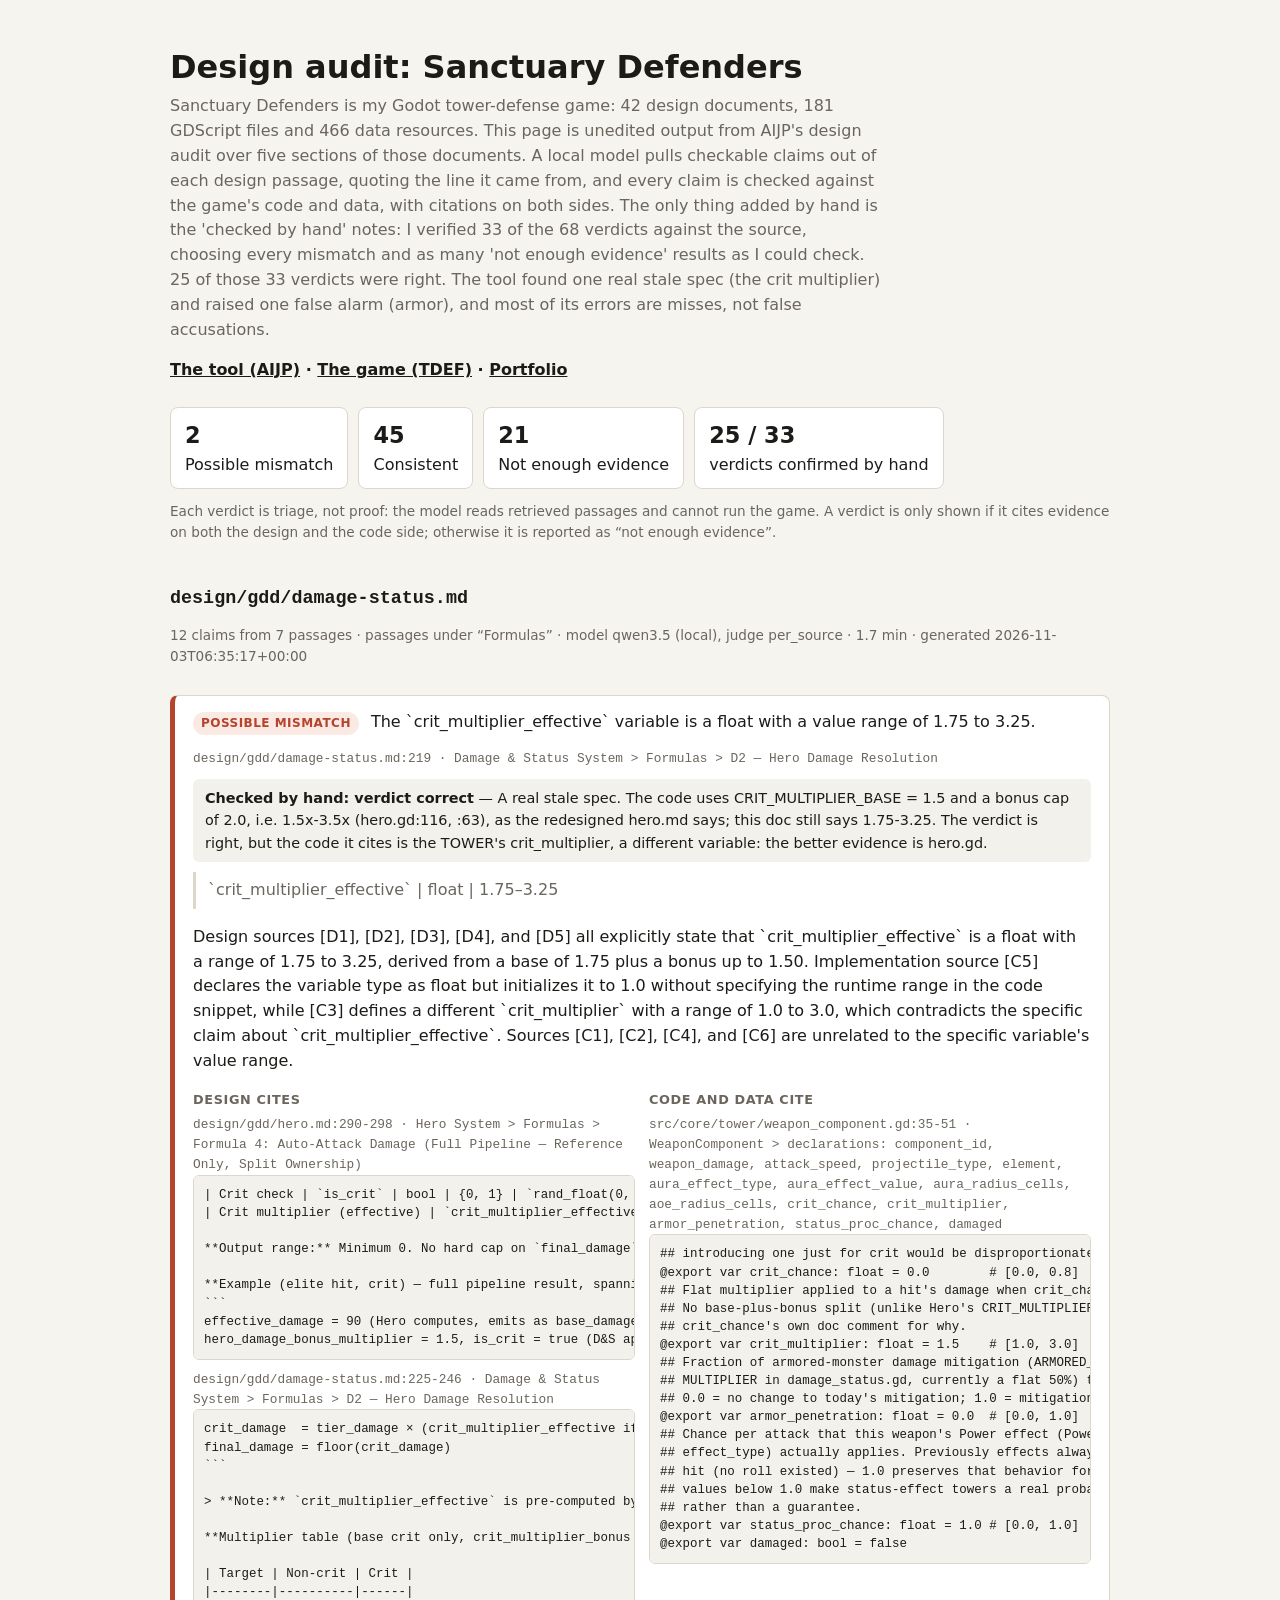
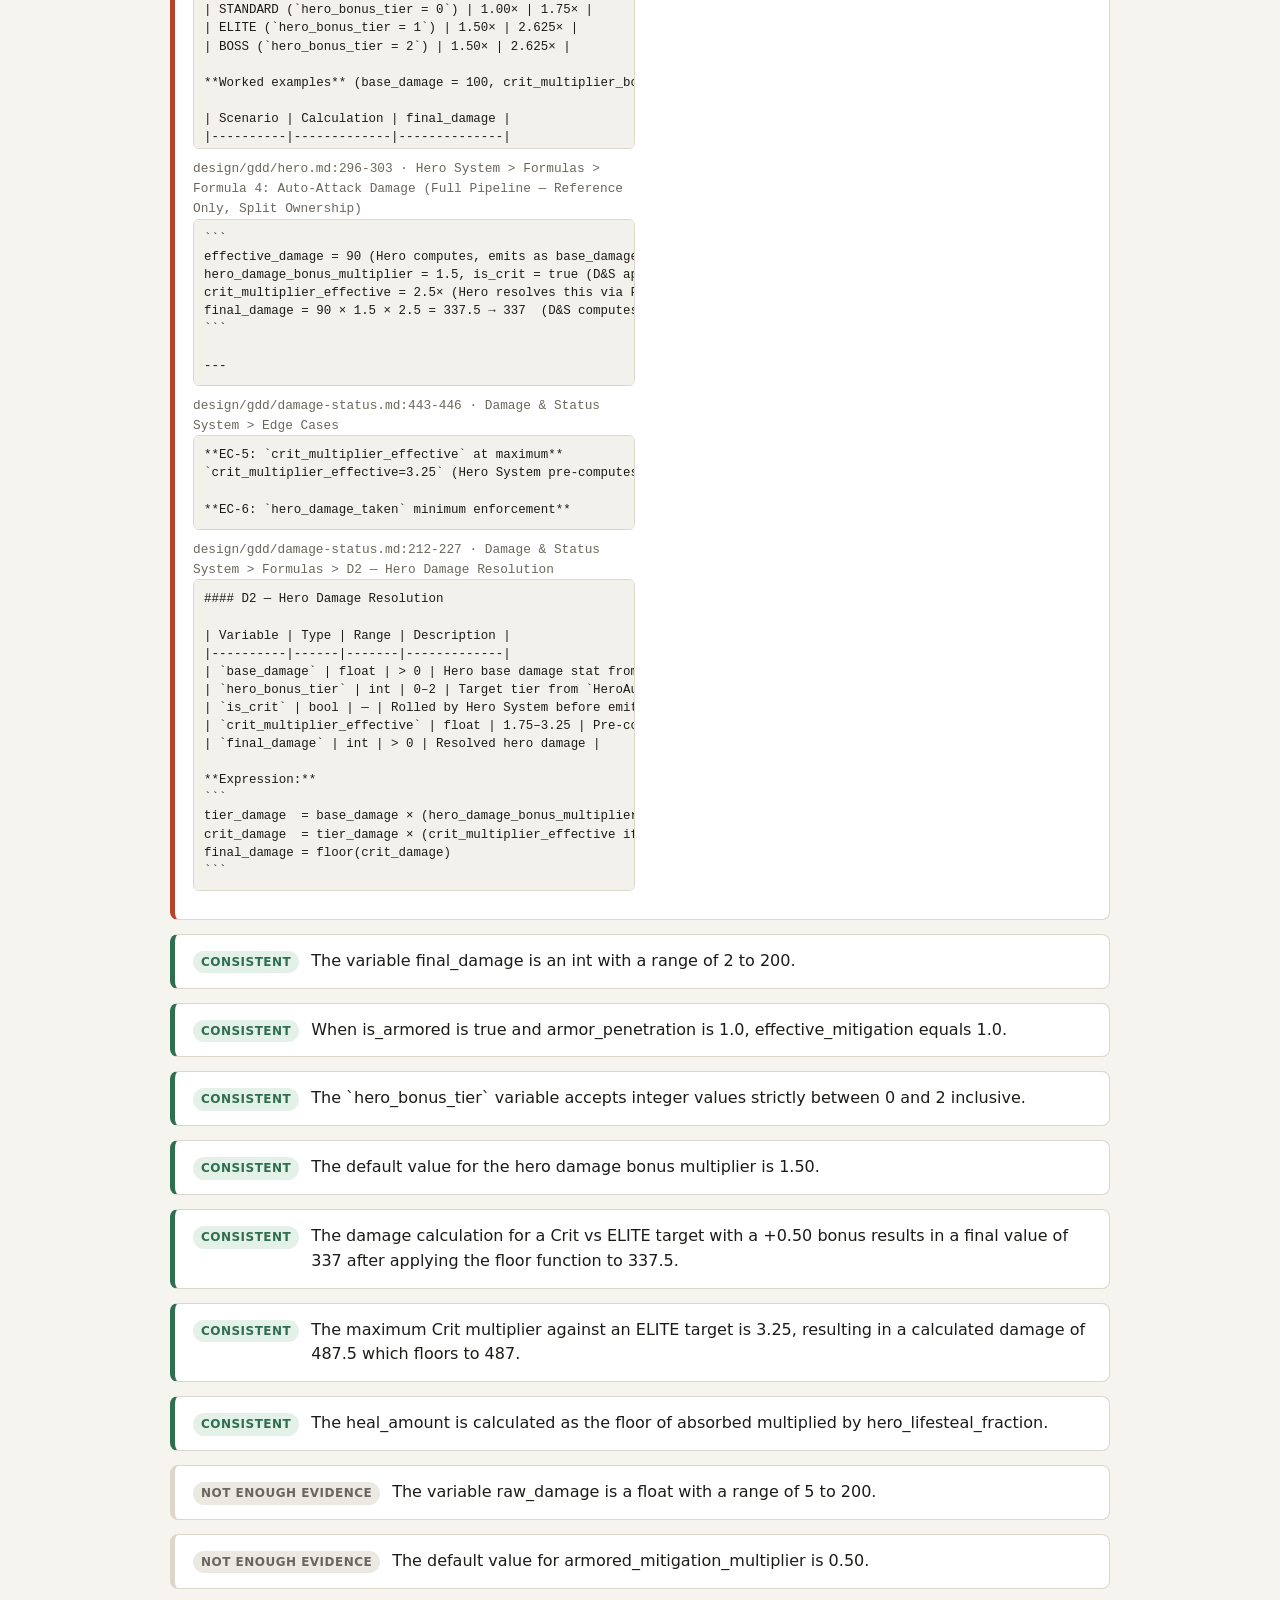
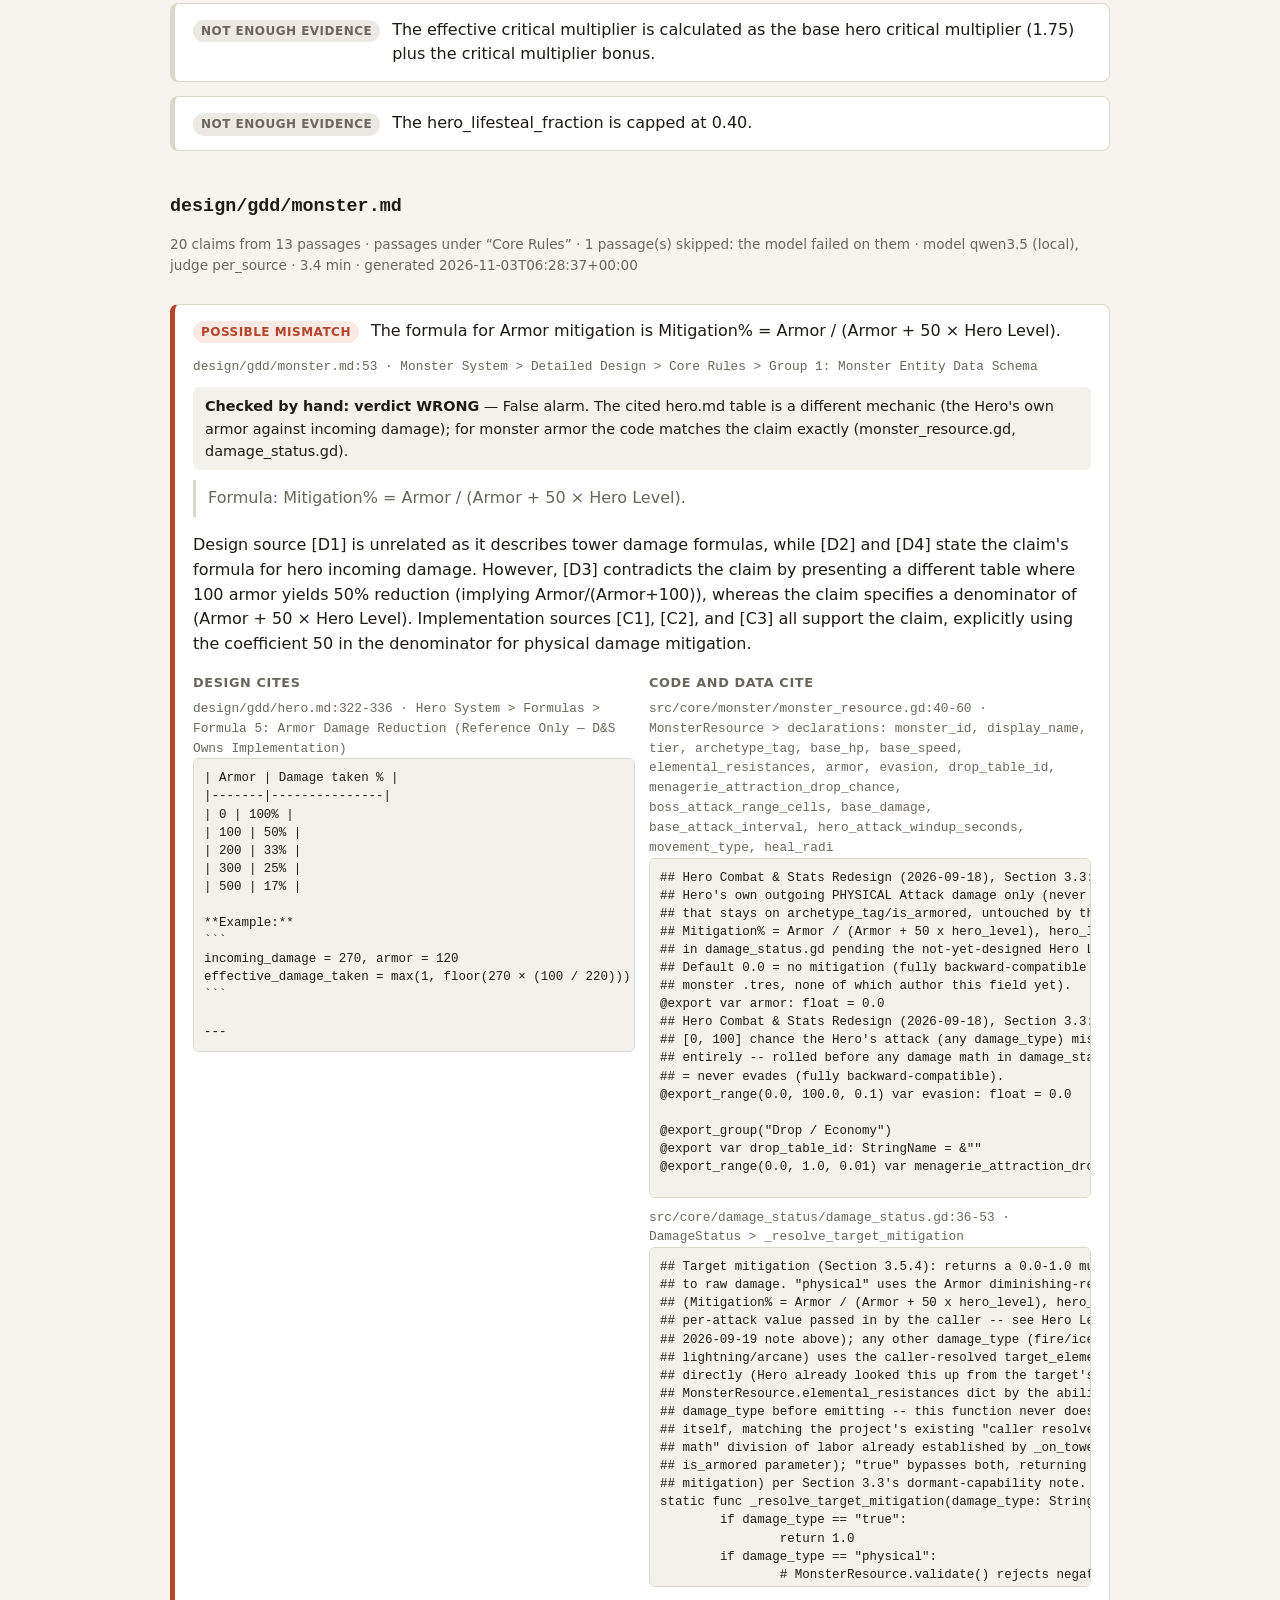
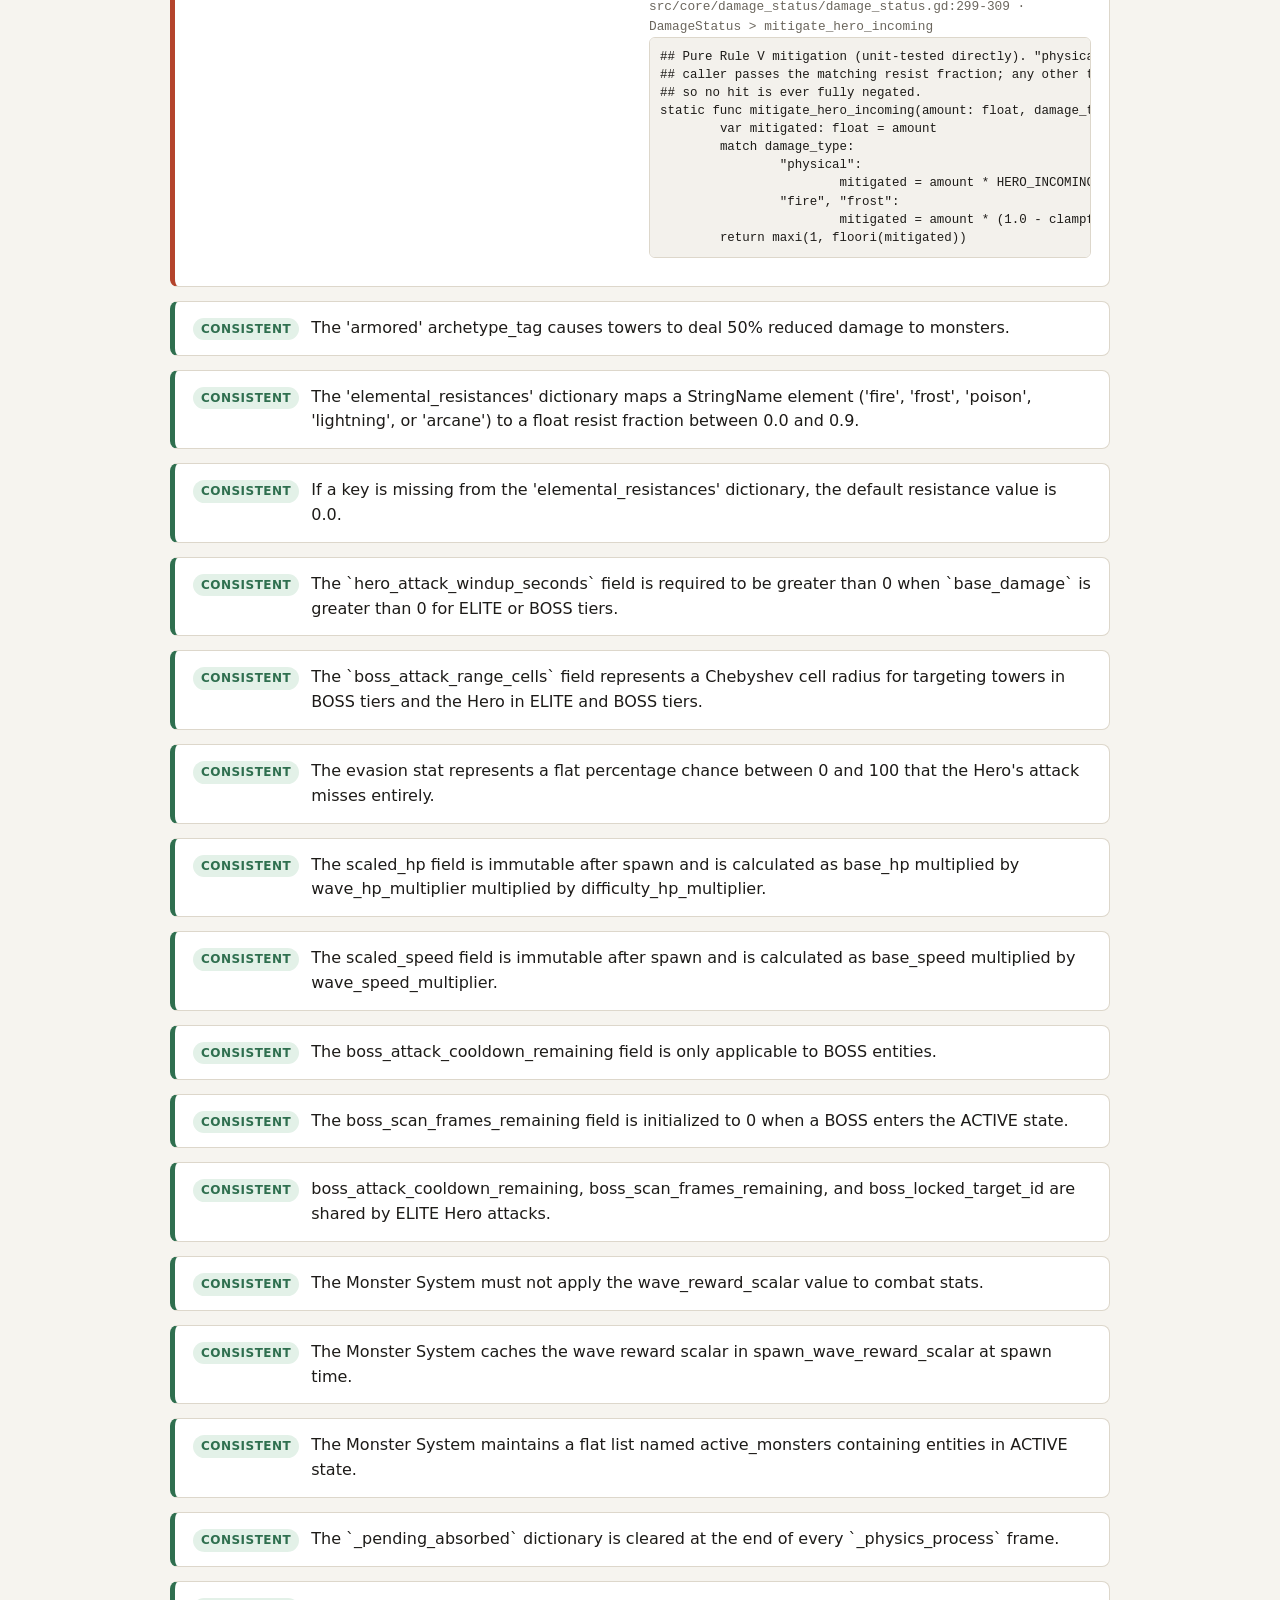
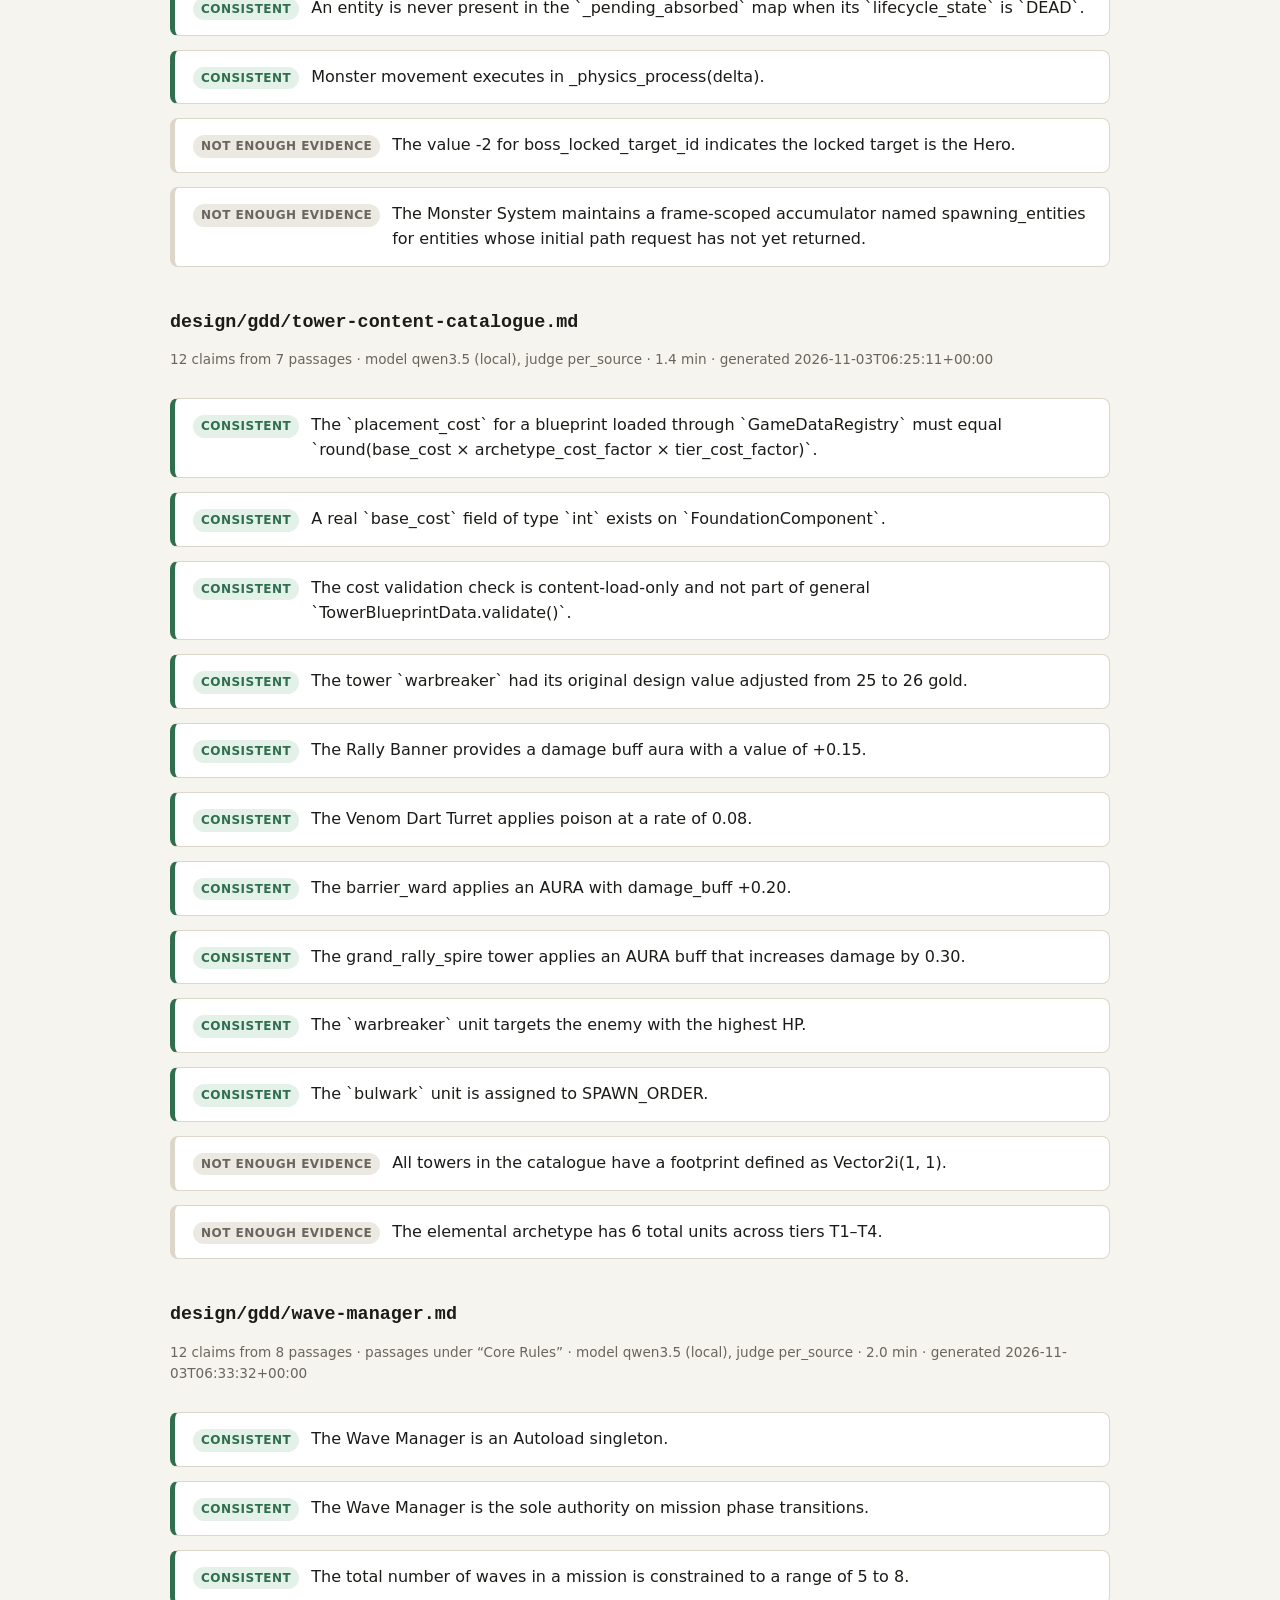
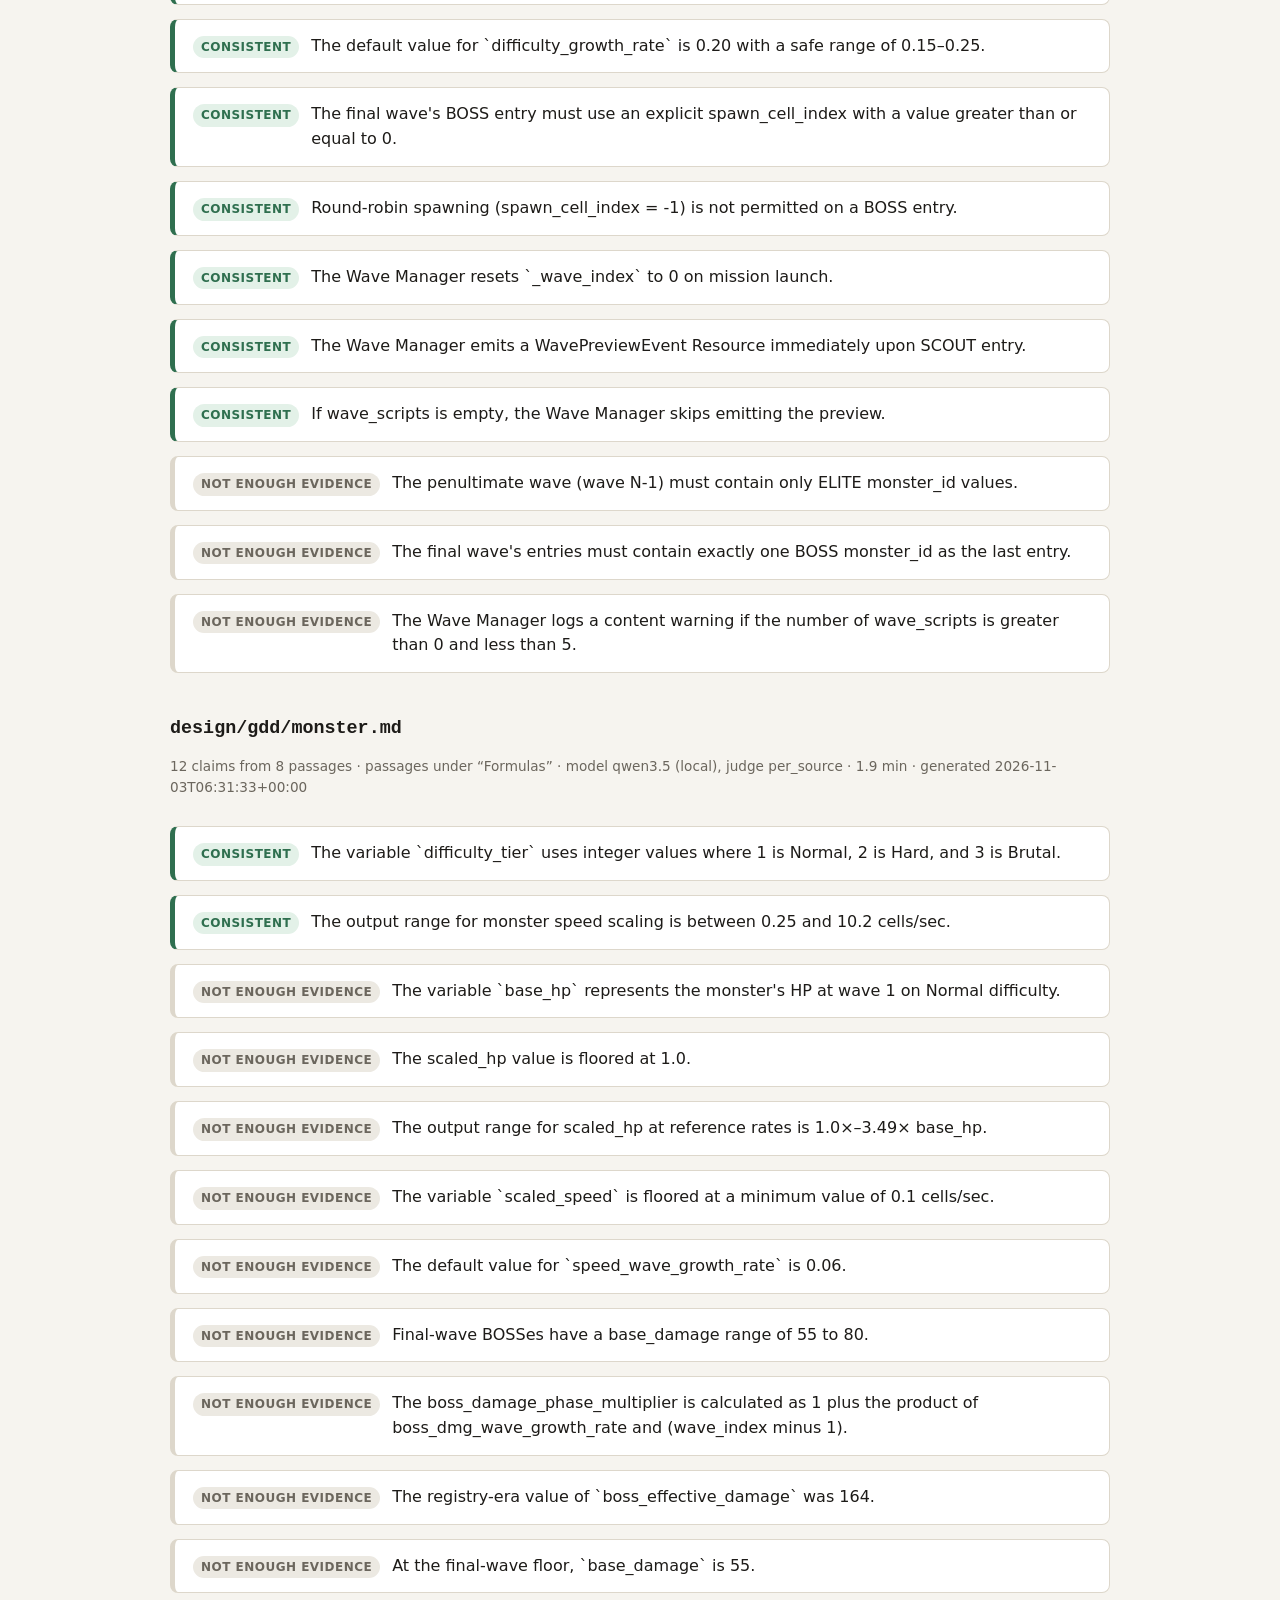
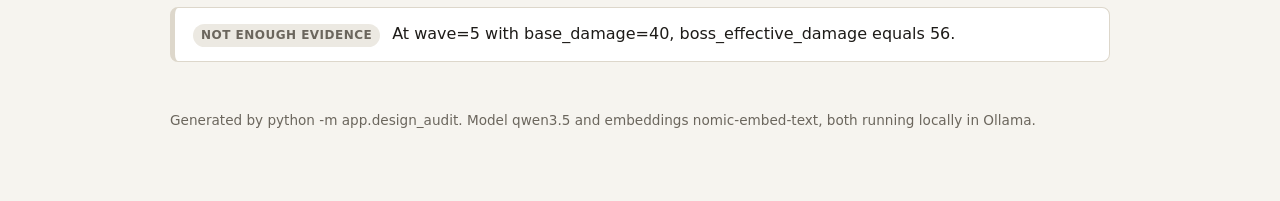
<file: docs/demo/index.html>
<!DOCTYPE html>
<html lang="en"><head><meta charset="utf-8">
<meta name="viewport" content="width=device-width,initial-scale=1">
<title>Design audit: Sanctuary Defenders</title><style>
:root{--bg:#f6f4ef;--ink:#1d1b18;--mute:#6b665d;--line:#ddd7cb;--card:#fff;
--bad:#b4442c;--bad-bg:#fbe9e4;--ok:#2f6f4f;--ok-bg:#e3f1e8;--na:#6b665d;--na-bg:#ece9e2}
*{box-sizing:border-box}body{margin:0;background:var(--bg);color:var(--ink);
font:16px/1.55 system-ui,-apple-system,"Segoe UI",sans-serif}
main{max-width:980px;margin:0 auto;padding:48px 20px 80px}
h1{font-size:2rem;line-height:1.2;margin:0 0 8px}h2{font-size:1.15rem;margin:40px 0 12px}
.lede{color:var(--mute);margin:0 0 24px;max-width:70ch}
.meta{font-size:.85rem;color:var(--mute);margin:0 0 28px}
.meta code{font-size:.85rem}
.tally{display:flex;flex-wrap:wrap;gap:10px;margin:0 0 12px;padding:0;list-style:none}
.tally li{background:var(--card);border:1px solid var(--line);border-radius:8px;padding:10px 14px}
.tally b{font-size:1.4rem;display:block}
.claim{background:var(--card);border:1px solid var(--line);border-left-width:5px;
border-radius:8px;margin:0 0 14px;padding:0}
.claim.potential_discrepancy{border-left-color:var(--bad)}
.claim.consistent{border-left-color:var(--ok)}
.claim summary{cursor:pointer;padding:14px 18px;list-style:none;display:flex;gap:12px;
align-items:baseline}
.claim summary::-webkit-details-marker{display:none}
.claim .body{padding:0 18px 18px}
.badge{flex:none;font-size:.75rem;font-weight:600;text-transform:uppercase;letter-spacing:.04em;
padding:2px 8px;border-radius:99px;background:var(--na-bg);color:var(--na)}
.potential_discrepancy .badge{background:var(--bad-bg);color:var(--bad)}
.consistent .badge{background:var(--ok-bg);color:var(--ok)}
.loc{font-size:.8rem;color:var(--mute);font-family:ui-monospace,Consolas,monospace}
blockquote{margin:10px 0;padding:6px 12px;border-left:3px solid var(--line);color:var(--mute)}
.cols{display:grid;grid-template-columns:1fr 1fr;gap:14px;margin-top:12px}
.cols>div{min-width:0}
.claim summary,.claim .body>p,blockquote,.loc{overflow-wrap:anywhere}
@media (max-width:760px){.cols{grid-template-columns:1fr}}
.cols h3{font-size:.8rem;text-transform:uppercase;letter-spacing:.05em;color:var(--mute);
margin:0 0 6px}
pre{margin:0 0 10px;padding:10px;background:#f3f1ec;border:1px solid var(--line);
border-radius:6px;font-size:.78rem;line-height:1.45;overflow:auto;max-height:340px;
white-space:pre}
.review{margin:10px 0;padding:8px 12px;border-radius:6px;background:#f3f1ec;font-size:.9rem}
.none{color:var(--mute);font-style:italic}
footer{margin-top:48px;font-size:.85rem;color:var(--mute)}
.links{margin:-8px 0 24px;font-weight:600}
a{color:inherit}
</style></head>
<body><main>
<h1>Design audit: Sanctuary Defenders</h1>
<p class="lede">Sanctuary Defenders is my Godot tower-defense game: 42 design documents, 181 GDScript files and 466 data resources. This page is unedited output from AIJP&#x27;s design audit over five sections of those documents. A local model pulls checkable claims out of each design passage, quoting the line it came from, and every claim is checked against the game&#x27;s code and data, with citations on both sides. The only thing added by hand is the &#x27;checked by hand&#x27; notes: I verified 33 of the 68 verdicts against the source, choosing every mismatch and as many &#x27;not enough evidence&#x27; results as I could check. 25 of those 33 verdicts were right. The tool found one real stale spec (the crit multiplier) and raised one false alarm (armor), and most of its errors are misses, not false accusations.</p>
<p class="links"><a href="https://github.com/VickneshHolmesglen/AIJP">The tool (AIJP)</a> · <a href="https://github.com/VickneshHolmesglen/TDEF">The game (TDEF)</a> · <a href="https://vickneshholmesglen.github.io/">Portfolio</a></p>
<ul class="tally"><li><b>2</b>Possible mismatch</li><li><b>45</b>Consistent</li><li><b>21</b>Not enough evidence</li><li><b>25 / 33</b>verdicts confirmed by hand</li></ul>
<p class="meta">Each verdict is triage, not proof: the model reads retrieved passages and cannot
run the game. A verdict is only shown if it cites evidence on both the design and the code side;
otherwise it is reported as “not enough evidence”.</p>
<h2><code>design/gdd/damage-status.md</code></h2>
<p class="meta">12 claims from 7 passages · passages under “Formulas” ·
model qwen3.5 (local), judge per_source ·
1.7 min · generated 2026-11-03T06:35:17+00:00</p>
<details class="claim potential_discrepancy" open>
<summary><span class="badge">Possible mismatch</span>
<span>The `crit_multiplier_effective` variable is a float with a value range of 1.75 to 3.25.</span></summary>
<div class="body">
<div class="loc">design/gdd/damage-status.md:219 · Damage &amp; Status System &gt; Formulas &gt; D2 — Hero Damage Resolution</div><div class="review"><b>Checked by hand: verdict correct</b> — A real stale spec. The code uses CRIT_MULTIPLIER_BASE = 1.5 and a bonus cap of 2.0, i.e. 1.5x-3.5x (hero.gd:116, :63), as the redesigned hero.md says; this doc still says 1.75-3.25. The verdict is right, but the code it cites is the TOWER&#x27;s crit_multiplier, a different variable: the better evidence is hero.gd.</div>
<blockquote>`crit_multiplier_effective` | float | 1.75–3.25</blockquote>
<p>Design sources [D1], [D2], [D3], [D4], and [D5] all explicitly state that `crit_multiplier_effective` is a float with a range of 1.75 to 3.25, derived from a base of 1.75 plus a bonus up to 1.50. Implementation source [C5] declares the variable type as float but initializes it to 1.0 without specifying the runtime range in the code snippet, while [C3] defines a different `crit_multiplier` with a range of 1.0 to 3.0, which contradicts the specific claim about `crit_multiplier_effective`. Sources [C1], [C2], [C4], and [C6] are unrelated to the specific variable&#x27;s value range.</p>
<div class="cols">
<div><h3>Design cites</h3><div class="loc">design/gdd/hero.md:290-298 · Hero System &gt; Formulas &gt; Formula 4: Auto-Attack Damage (Full Pipeline — Reference Only, Split Ownership)</div><pre><code>| Crit check | `is_crit` | bool | {0, 1} | `rand_float(0, 1) &lt; effective_crit_chance`. Rolled by Hero, applied by D&amp;S. | Hero rolls / D&amp;S applies |
| Crit multiplier (effective) | `crit_multiplier_effective` | float | 1.5× – 3.5× | Hero&#x27;s Crit Multiplier stat, already fully resolved via Formula 7&#x27;s diminishing-returns curve (base 1.5× with a diminishing-curve bonus on top, hard ceiling 3.5×). **This redesign removed the old additive base+bonus fold** — `get_effective_stat(&amp;&quot;crit_multiplier&quot;)` returns this complete, ready-to-use multiplier directly; Hero forwards it as a single value and D&amp;S applies it with no further folding. See Formula 7 for the full math and worked examples. | Hero System (Formula 7) / D&amp;S applies |

**Output range:** Minimum 0. No hard cap on `final_damage` itself. Maximum crit multiplier: 3.5× (Formula 7&#x27;s hard cap — base 1.5× plus a diminishing-curve bonus capped at 2.0×, never a flat addition).

**Example (elite hit, crit) — full pipeline result, spanning both systems:**
```
effective_damage = 90 (Hero computes, emits as base_damage)
hero_damage_bonus_multiplier = 1.5, is_crit = true (D&amp;S applies)</code></pre><div class="loc">design/gdd/damage-status.md:225-246 · Damage &amp; Status System &gt; Formulas &gt; D2 — Hero Damage Resolution</div><pre><code>crit_damage  = tier_damage × (crit_multiplier_effective if is_crit else 1.0)
final_damage = floor(crit_damage)
```

&gt; **Note:** `crit_multiplier_effective` is pre-computed by Hero System as `hero_crit_multiplier_base (1.75) + crit_multiplier_bonus (0.0–1.50)`. D&amp;S receives the resolved value in the payload — it does not read `crit_multiplier_bonus` independently. `hero_damage_bonus_multiplier` defaults to `1.50` — see Tuning Knobs. Worked examples below use the default value.

**Multiplier table (base crit only, crit_multiplier_bonus = 0, hero_damage_bonus_multiplier = 1.50):**

| Target | Non-crit | Crit |
|--------|----------|------|
| STANDARD (`hero_bonus_tier = 0`) | 1.00× | 1.75× |
| ELITE (`hero_bonus_tier = 1`) | 1.50× | 2.625× |
| BOSS (`hero_bonus_tier = 2`) | 1.50× | 2.625× |

**Worked examples** (base_damage = 100, crit_multiplier_bonus = 0):

| Scenario | Calculation | final_damage |
|----------|-------------|--------------|
| Non-crit vs STANDARD | 100 × 1.0 × 1.0 | 100 |
| Non-crit vs ELITE | 100 × 1.50 × 1.0 | 150 |
| Crit vs STANDARD | 100 × 1.0 × 1.75 | 175 |
| Crit vs ELITE | 100 × 1.50 × 1.75 | floor(262.5) = **262** |</code></pre><div class="loc">design/gdd/hero.md:296-303 · Hero System &gt; Formulas &gt; Formula 4: Auto-Attack Damage (Full Pipeline — Reference Only, Split Ownership)</div><pre><code>```
effective_damage = 90 (Hero computes, emits as base_damage)
hero_damage_bonus_multiplier = 1.5, is_crit = true (D&amp;S applies)
crit_multiplier_effective = 2.5× (Hero resolves this via Formula 7 — Raw = 1.0 input, base 1.5× + curved bonus 1.0× = 2.5×, matching that formula&#x27;s own worked example — and forwards the single ready-to-use value; D&amp;S does no additional base/bonus fold)
final_damage = 90 × 1.5 × 2.5 = 337.5 → 337  (D&amp;S computes this; Hero never sees this number)
```

---</code></pre><div class="loc">design/gdd/damage-status.md:443-446 · Damage &amp; Status System &gt; Edge Cases</div><pre><code>**EC-5: `crit_multiplier_effective` at maximum**
`crit_multiplier_effective=3.25` (Hero System pre-computes: `1.75 base + 1.50 max bonus`). A crit on an ELITE target with base_damage=100: `floor(100 × hero_damage_bonus_multiplier × 3.25)` = `floor(100 × 1.50 × 3.25) = floor(487.5) = 487` (at default hero_damage_bonus_multiplier=1.50). This is the maximum output of Formula D2 for a given base_damage. Equipment Forge GDD must ensure no equipment combination can produce `crit_multiplier_effective &gt; 3.25`. D&amp;S does not re-clamp this value — it trusts Hero System pre-validation. Note: at max crit chance (80%) the expected DPS vs ELITE/BOSS (2.40× of base_damage) always exceeds expected DPS vs STANDARD (1.60× of base_damage) at any crit rate — the hero&#x27;s tier bonus applies to crit and non-crit hits alike, so ELITE/BOSS are always the hero&#x27;s superior DPS targets.

**EC-6: `hero_damage_taken` minimum enforcement**</code></pre><div class="loc">design/gdd/damage-status.md:212-227 · Damage &amp; Status System &gt; Formulas &gt; D2 — Hero Damage Resolution</div><pre><code>#### D2 — Hero Damage Resolution

| Variable | Type | Range | Description |
|----------|------|-------|-------------|
| `base_damage` | float | &gt; 0 | Hero base damage stat from `HeroAutoAttackEvent` payload |
| `hero_bonus_tier` | int | 0–2 | Target tier from `HeroAutoAttackEvent` payload: 0 = STANDARD (no bonus), 1 = ELITE (bonus applies), 2 = BOSS (bonus applies). Hero reads target archetype tier at attack-roll time. |
| `is_crit` | bool | — | Rolled by Hero System before emitting event |
| `crit_multiplier_effective` | float | 1.75–3.25 | Pre-computed by Hero System (`hero_crit_multiplier_base + crit_multiplier_bonus`) — carried in `HeroAutoAttackEvent` payload; D&amp;S never reads crit_multiplier_bonus separately |
| `final_damage` | int | &gt; 0 | Resolved hero damage |

**Expression:**
```
tier_damage  = base_damage × (hero_damage_bonus_multiplier if hero_bonus_tier &gt; 0 else 1.0)
crit_damage  = tier_damage × (crit_multiplier_effective if is_crit else 1.0)
final_damage = floor(crit_damage)
```</code></pre></div>
<div><h3>Code and data cite</h3><div class="loc">src/core/tower/weapon_component.gd:35-51 · WeaponComponent &gt; declarations: component_id, weapon_damage, attack_speed, projectile_type, element, aura_effect_type, aura_effect_value, aura_radius_cells, aoe_radius_cells, crit_chance, crit_multiplier, armor_penetration, status_proc_chance, damaged</div><pre><code>## introducing one just for crit would be disproportionate scope.
@export var crit_chance: float = 0.0        # [0.0, 0.8]
## Flat multiplier applied to a hit&#x27;s damage when crit_chance rolls true.
## No base-plus-bonus split (unlike Hero&#x27;s CRIT_MULTIPLIER_BASE) — see
## crit_chance&#x27;s own doc comment for why.
@export var crit_multiplier: float = 1.5    # [1.0, 3.0]
## Fraction of armored-monster damage mitigation (ARMORED_MITIGATION_
## MULTIPLIER in damage_status.gd, currently a flat 50%) this weapon negates.
## 0.0 = no change to today&#x27;s mitigation; 1.0 = mitigation fully countered.
@export var armor_penetration: float = 0.0  # [0.0, 1.0]
## Chance per attack that this weapon&#x27;s Power effect (PowerComponent.
## effect_type) actually applies. Previously effects always applied on every
## hit (no roll existed) — 1.0 preserves that behavior for existing content;
## values below 1.0 make status-effect towers a real probabilistic choice
## rather than a guarantee.
@export var status_proc_chance: float = 1.0 # [0.0, 1.0]
@export var damaged: bool = false</code></pre></div>
</div>
</div></details><details class="claim consistent">
<summary><span class="badge">Consistent</span>
<span>The variable final_damage is an int with a range of 2 to 200.</span></summary>
<div class="body">
<div class="loc">design/gdd/damage-status.md:189 · Damage &amp; Status System &gt; Formulas &gt; D1 — Tower Damage Resolution</div>
<blockquote>`final_damage` | int | 2–200</blockquote>
<p>Design source [D4] explicitly defines the variable `final_damage` as an integer with a range of 2–200 in its documentation. Implementation source [C3] supports this by declaring `final_damage` as an `int` and calculating it via `floori(resolved)`, which aligns with the documented type and logic, although the specific runtime bounds (2-200) are enforced by upstream inputs rather than the calculation line itself.</p>
<div class="cols">
<div><h3>Design cites</h3><div class="loc">design/gdd/damage-status.md:182-193 · Damage &amp; Status System &gt; Formulas &gt; D1 — Tower Damage Resolution</div><pre><code>#### D1 — Tower Damage Resolution

| Variable | Type | Range | Description |
|----------|------|-------|-------------|
| `raw_damage` | float | 5–200 | Weapon component base damage; read from `tower_attacked` payload field `damage_amount`. **As of Tower Stats System Phase 1 (2026-08-16), this already reflects Tower System&#x27;s own crit/vs-tag/boss-multiplier/elemental-resistance resolution — see `tower.md` Formula 1b — before it ever reaches D&amp;S.** |
| `is_armored` | bool | — | Pre-resolved by Tower System from target&#x27;s `archetype_tag`; `true` when `archetype_tag == &amp;&quot;armored&quot;` |
| `armor_penetration` | float | [0.0, 1.0] | **Added Phase 1.** From the firing weapon&#x27;s `WeaponComponent.armor_penetration`, read from `tower_attacked` payload field `armor_penetration`. Fraction of `armored_mitigation_multiplier` this hit negates; irrelevant when `is_armored == false`. |
| `final_damage` | int | 2–200 | Damage applied to monster HP via `monster_damage_taken` |

**Expression** (extended Phase 1 — collapses to the original formula when `armor_penetration = 0.0`, the default for all pre-Phase-1 content):
```
effective_mitigation = clamp(</code></pre></div>
<div><h3>Code and data cite</h3><div class="loc">src/core/damage_status/damage_status.gd:123-143 · DamageStatus &gt; _on_tower_attacked</div><pre><code>_effect_duration: float, armor_penetration: float, is_crit: bool) -&gt; void:
	var mitigation: float = 1.0
	if is_armored:
		mitigation = clampf(
			ARMORED_MITIGATION_MULTIPLIER + (1.0 - ARMORED_MITIGATION_MULTIPLIER) * armor_penetration,
			ARMORED_MITIGATION_MULTIPLIER, 1.0
		)
	var resolved: float = damage_amount * mitigation
	var final_damage: int = floori(resolved)
	if final_damage &lt;= 0:
		return
	await get_tree().process_frame
	if not is_instance_valid(self):
		return
	var ev: MonsterDamageTaken = MonsterDamageTaken.new()
	ev.entity_id = target_monster_id
	ev.amount = final_damage
	ev.source_type = 0  # 0 = tower (see MonsterDamageTaken source_type values)
	ev.is_crit = is_crit
	ev.hero_bonus_tier = 0
	GEventBus.monster_damage_taken.emit(ev)</code></pre></div>
</div>
</div></details><details class="claim consistent">
<summary><span class="badge">Consistent</span>
<span>When is_armored is true and armor_penetration is 1.0, effective_mitigation equals 1.0.</span></summary>
<div class="body">
<div class="loc">design/gdd/damage-status.md:208 · Damage &amp; Status System &gt; Formulas &gt; D1 — Tower Damage Resolution</div>
<blockquote>raw_damage = 80.7, is_armored = true, armor_penetration = 1.0 → effective_mitigation = 1.0 (mitigation fully countered)</blockquote>
<p>The claim is supported by Design Source D1, which explicitly states that when armor_penetration is 1.0, the effective_mitigation becomes 1.0 (fully countered). Implementation Source C3 supports this by using the exact same clamp formula in code: `clampf(..., ARMORED_MITIGATION_MULTIPLIER, 1.0)`. When `armor_penetration` is 1.0, the calculated value inside the clamp reaches 1.0, which matches the upper bound of the clamp function.</p>
<div class="cols">
<div><h3>Design cites</h3><div class="loc">design/gdd/damage-status.md:192-210 · Damage &amp; Status System &gt; Formulas &gt; D1 — Tower Damage Resolution</div><pre><code>```
effective_mitigation = clamp(
    armored_mitigation_multiplier + (1.0 - armored_mitigation_multiplier) × armor_penetration,
    armored_mitigation_multiplier, 1.0
) if is_armored else 1.0
resolved_damage = raw_damage × effective_mitigation
final_damage    = floor(resolved_damage)
```

&gt; `armored_mitigation_multiplier` defaults to `0.50` — see Tuning Knobs. Worked examples below use the default value and `armor_penetration = 0.0` unless stated.

**Worked examples** (armored_mitigation_multiplier = 0.50):
- raw_damage = 47.3, is_armored = false → final_damage = 47
- raw_damage = 80.7, is_armored = true, armor_penetration = 0.0 → floor(80.7 × 0.50) = floor(40.35) = **40**
- raw_damage = 5.0, is_armored = true, armor_penetration = 0.0 → floor(5.0 × 0.50) = floor(2.5) = **2** (minimum possible tower damage on armored target)
- raw_damage = 80.7, is_armored = true, armor_penetration = 0.5 → effective_mitigation = 0.50 + 0.50×0.5 = 0.75 → floor(80.7 × 0.75) = floor(60.525) = **60**
- raw_damage = 80.7, is_armored = true, armor_penetration = 1.0 → effective_mitigation = 1.0 (mitigation fully countered) → floor(80.7) = **80**

---</code></pre></div>
<div><h3>Code and data cite</h3><div class="loc">src/core/damage_status/damage_status.gd:123-143 · DamageStatus &gt; _on_tower_attacked</div><pre><code>_effect_duration: float, armor_penetration: float, is_crit: bool) -&gt; void:
	var mitigation: float = 1.0
	if is_armored:
		mitigation = clampf(
			ARMORED_MITIGATION_MULTIPLIER + (1.0 - ARMORED_MITIGATION_MULTIPLIER) * armor_penetration,
			ARMORED_MITIGATION_MULTIPLIER, 1.0
		)
	var resolved: float = damage_amount * mitigation
	var final_damage: int = floori(resolved)
	if final_damage &lt;= 0:
		return
	await get_tree().process_frame
	if not is_instance_valid(self):
		return
	var ev: MonsterDamageTaken = MonsterDamageTaken.new()
	ev.entity_id = target_monster_id
	ev.amount = final_damage
	ev.source_type = 0  # 0 = tower (see MonsterDamageTaken source_type values)
	ev.is_crit = is_crit
	ev.hero_bonus_tier = 0
	GEventBus.monster_damage_taken.emit(ev)</code></pre></div>
</div>
</div></details><details class="claim consistent">
<summary><span class="badge">Consistent</span>
<span>The `hero_bonus_tier` variable accepts integer values strictly between 0 and 2 inclusive.</span></summary>
<div class="body">
<div class="loc">design/gdd/damage-status.md:217 · Damage &amp; Status System &gt; Formulas &gt; D2 — Hero Damage Resolution</div>
<blockquote>`hero_bonus_tier` | int | 0–2</blockquote>
<p>Design sources [D1], [D2], and [D4] explicitly define `hero_bonus_tier` values as 0 (STANDARD), 1 (ELITE), and 2 (BOSS). Implementation sources [C1] and [C5] confirm this range with the comment &#x27;0 = STANDARD, 1 = ELITE, 2 = BOSS&#x27; attached to the integer variable declaration. All sources agree that the valid integers are strictly between 0 and 2 inclusive.</p>
<div class="cols">
<div><h3>Design cites</h3><div class="loc">design/gdd/event-bus.md:166-168 · EventBus System &gt; Detailed Design &gt; Interactions with Other Systems — Event Catalogue &gt; Damage &amp; Status System</div><pre><code>&gt; **`hero_bonus_tier` values for `monster_damage_taken`, `hero_auto_attacked`, and `hero_skill_attacked`:** `0` = STANDARD, `1` = ELITE, `2` = BOSS. Set by Hero System at fire time from the target&#x27;s archetype tag; read by D&amp;S to apply the hero damage bonus multiplier (`damage-status.md` Formula D2 and Formula D7 alike — one shared constant, `hero_damage_bonus_multiplier`).

---</code></pre><div class="loc">design/gdd/damage-status.md:370-381 · Damage &amp; Status System &gt; Formulas &gt; D7 — Hero Skill Damage Resolution *(added 2026-08-25; closes `TD-hero-001` — Skill Power previously had zero consumers anywhere in the codebase)*</div><pre><code>| `hero_bonus_tier` | int | 0–2 | Target tier from `HeroSkillAttackEvent` payload — identical semantics to Formula D2. |
| `is_crit` | bool | — | Rolled by Hero System before emitting, identical to D2. |
| `crit_multiplier_effective` | float | 1.75–3.25 | Pre-computed by Hero System, identical field/source-of-truth as D2 — D&amp;S never rolls or reads `crit_multiplier_bonus` separately. Same cap discipline as EC-5 applies here (see EC-19). |
| `final_damage` | int | ≥ 0 | Resolved skill damage applied via `monster_damage_taken` |

**Expression** (structurally identical to D2 from `tier_damage` onward — only the input term changes):
```
base_skill_damage = skill_power × skill_power_coefficient
tier_damage        = base_skill_damage × (hero_damage_bonus_multiplier if hero_bonus_tier &gt; 0 else 1.0)
crit_damage        = tier_damage × (crit_multiplier_effective if is_crit else 1.0)
final_damage       = floor(crit_damage)
```</code></pre><div class="loc">design/gdd/damage-status.md:212-227 · Damage &amp; Status System &gt; Formulas &gt; D2 — Hero Damage Resolution</div><pre><code>#### D2 — Hero Damage Resolution

| Variable | Type | Range | Description |
|----------|------|-------|-------------|
| `base_damage` | float | &gt; 0 | Hero base damage stat from `HeroAutoAttackEvent` payload |
| `hero_bonus_tier` | int | 0–2 | Target tier from `HeroAutoAttackEvent` payload: 0 = STANDARD (no bonus), 1 = ELITE (bonus applies), 2 = BOSS (bonus applies). Hero reads target archetype tier at attack-roll time. |
| `is_crit` | bool | — | Rolled by Hero System before emitting event |
| `crit_multiplier_effective` | float | 1.75–3.25 | Pre-computed by Hero System (`hero_crit_multiplier_base + crit_multiplier_bonus`) — carried in `HeroAutoAttackEvent` payload; D&amp;S never reads crit_multiplier_bonus separately |
| `final_damage` | int | &gt; 0 | Resolved hero damage |

**Expression:**
```
tier_damage  = base_damage × (hero_damage_bonus_multiplier if hero_bonus_tier &gt; 0 else 1.0)
crit_damage  = tier_damage × (crit_multiplier_effective if is_crit else 1.0)
final_damage = floor(crit_damage)
```</code></pre></div>
<div><h3>Code and data cite</h3><div class="loc">src/foundation/event_bus/event_payloads/hero_skill_attack_event.gd:21-43 · HeroSkillAttackEvent &gt; declarations: skill_id, target_id, skill_power, skill_power_coefficient, is_crit, crit_multiplier_effective, hero_bonus_tier, damage_type, target_armor, target_evasion, target_elemental_resist, hero_level</div><pre><code>## directly, only this pre-resolved value (Rule IX.1).
## hero_bonus_tier values (identical semantics to HeroAutoAttackEvent):
##   0 = STANDARD, 1 = ELITE, 2 = BOSS

@export var skill_id: StringName = &amp;&quot;&quot;
@export var target_id: int = -1
@export var skill_power: float = 0.0
@export var skill_power_coefficient: float = 0.0
@export var is_crit: bool = false
@export var crit_multiplier_effective: float = 1.0
@export var hero_bonus_tier: int = 0  ## 0 = STANDARD, 1 = ELITE, 2 = BOSS
## Hero Combat &amp; Stats Redesign (2026-09-18): the cast skill&#x27;s own damage_type
## (SkillDefinitionResource.effect_data.damage_type, &quot;&quot; normalized to
## &quot;physical&quot; by Hero at emission time -- see hero.gd&#x27;s
## _resolve_skill_hit()). Drives D&amp;S&#x27;s mitigation branch: &quot;physical&quot; -&gt;
## target_armor&#x27;s curve, any other value -&gt; target_elemental_resist, &quot;true&quot;
## -&gt; no mitigation.
@export var damage_type: String = &quot;physical&quot;
## Target&#x27;s MonsterResource.armor, resolved by Hero at emission time. Only
## consulted when damage_type == &quot;physical&quot;.
@export var target_armor: float = 0.0
## Target&#x27;s MonsterResource.evasion [0,100], resolved by Hero at emission
## time. Rolled first, before any damage math (Section 3.5.1).</code></pre><div class="loc">src/foundation/event_bus/event_payloads/hero_auto_attack_event.gd:1-25 · HeroAutoAttackEvent &gt; declarations: base_damage, is_crit, target_id, crit_multiplier_effective, hero_lifesteal_fraction, hero_bonus_tier, damage_type, target_armor, target_evasion, target_elemental_resist, hero_level</div><pre><code>class_name HeroAutoAttackEvent
extends Resource

## Event-payload Resource for the hero_auto_attacked EventBus signal.
##
## ADR-0001 Rule 3: 6 fields — requires Resource subclass payload.
## ADR-0009: Event-payload Resources are short-lived; never saved as .tres files.
## GDD source: design/gdd/event-bus.md — Hero System event catalogue.
##
## Emitted by: Hero System (when the hero&#x27;s auto-attack animation resolves).
##   Hero System rolls crit and reads target tier before emitting — all derived
##   values are pre-computed so Damage &amp; Status needs no back-reference to Hero.
## Key subscribers: Damage &amp; Status System (pipeline trigger).
##
## hero_bonus_tier values (GDD event-bus.md note after D&amp;S section):
##   0 = STANDARD, 1 = ELITE, 2 = BOSS
##   Set by Hero System from the target&#x27;s archetype tag at fire time.
##   Read by D&amp;S to apply the hero damage bonus multiplier.

@export var base_damage: float = 0.0
@export var is_crit: bool = false
@export var target_id: int = -1
@export var crit_multiplier_effective: float = 1.0
@export var hero_lifesteal_fraction: float = 0.0
@export var hero_bonus_tier: int = 0  ## 0 = STANDARD, 1 = ELITE, 2 = BOSS</code></pre></div>
</div>
</div></details><details class="claim consistent">
<summary><span class="badge">Consistent</span>
<span>The default value for the hero damage bonus multiplier is 1.50.</span></summary>
<div class="body">
<div class="loc">design/gdd/damage-status.md:229 · Damage &amp; Status System &gt; Formulas &gt; D2 — Hero Damage Resolution</div><div class="review"><b>Checked by hand: verdict correct</b></div>
<blockquote>`hero_damage_bonus_multiplier` defaults to `1.50`</blockquote>
<p>Design source [D3] explicitly states that `hero_damage_bonus_multiplier` defaults to 1.50 in the &#x27;Tuning Knobs&#x27; section and uses this value in its worked examples. Implementation source [C2] supports this by applying a constant `HERO_DAMAGE_BONUS_MULTIPLIER` for tiers greater than 0, which aligns with the stated default of 1.50. Source [C1] is unrelated as it only defines variable declarations and tier semantics without specifying the multiplier&#x27;s value.</p>
<div class="cols">
<div><h3>Design cites</h3><div class="loc">design/gdd/damage-status.md:225-246 · Damage &amp; Status System &gt; Formulas &gt; D2 — Hero Damage Resolution</div><pre><code>crit_damage  = tier_damage × (crit_multiplier_effective if is_crit else 1.0)
final_damage = floor(crit_damage)
```

&gt; **Note:** `crit_multiplier_effective` is pre-computed by Hero System as `hero_crit_multiplier_base (1.75) + crit_multiplier_bonus (0.0–1.50)`. D&amp;S receives the resolved value in the payload — it does not read `crit_multiplier_bonus` independently. `hero_damage_bonus_multiplier` defaults to `1.50` — see Tuning Knobs. Worked examples below use the default value.

**Multiplier table (base crit only, crit_multiplier_bonus = 0, hero_damage_bonus_multiplier = 1.50):**

| Target | Non-crit | Crit |
|--------|----------|------|
| STANDARD (`hero_bonus_tier = 0`) | 1.00× | 1.75× |
| ELITE (`hero_bonus_tier = 1`) | 1.50× | 2.625× |
| BOSS (`hero_bonus_tier = 2`) | 1.50× | 2.625× |

**Worked examples** (base_damage = 100, crit_multiplier_bonus = 0):

| Scenario | Calculation | final_damage |
|----------|-------------|--------------|
| Non-crit vs STANDARD | 100 × 1.0 × 1.0 | 100 |
| Non-crit vs ELITE | 100 × 1.50 × 1.0 | 150 |
| Crit vs STANDARD | 100 × 1.0 × 1.75 | 175 |
| Crit vs ELITE | 100 × 1.50 × 1.75 | floor(262.5) = **262** |</code></pre></div>
<div><h3>Code and data cite</h3><div class="loc">src/core/damage_status/damage_status.gd:146-162 · DamageStatus &gt; _on_hero_auto_attacked</div><pre><code>## D2 formula, extended by Hero Combat &amp; Stats Redesign (2026-09-18): evasion
## roll -&gt; floor(base × tier_mult × crit_mult × target_mitigation ×
## combat_variance). One flat HERO_DAMAGE_BONUS_MULTIPLIER for any
## hero_bonus_tier &gt; 0 (ELITE and BOSS resolve identically) — confirmed
## correct per design/gdd/hero.md Formula 4 (`elite_boss_multiplier` range is
## {1.0, 1.5}, no distinct BOSS value) and user decision (TD-story-002,
## resolved 2026-07-08). Story 004&#x27;s own text originally claimed a distinct
## BOSS=2.0x, contradicting its own governing GDD; the story text was
## corrected to match this shipped behavior instead. Target mitigation (real
## armor/elemental-resist reduction of Hero&#x27;s own outgoing damage) did not
## exist at all before this redesign -- closes that gap. Lifesteal fraction
## registered before await — must survive across the frame boundary.
func _on_hero_auto_attacked(event: HeroAutoAttackEvent) -&gt; void:
	if _roll_evasion(event.target_evasion):
		return
	var tier_dmg: float = event.base_damage * (HERO_DAMAGE_BONUS_MULTIPLIER if event.hero_bonus_tier &gt; 0 else 1.0)
	var crit_dmg: float = tier_dmg * (event.crit_multiplier_effective if event.is_crit else 1.0)</code></pre></div>
</div>
</div></details><details class="claim consistent">
<summary><span class="badge">Consistent</span>
<span>The damage calculation for a Crit vs ELITE target with a +0.50 bonus results in a final value of 337 after applying the floor function to 337.5.</span></summary>
<div class="body">
<div class="loc">design/gdd/damage-status.md:247 · Damage &amp; Status System &gt; Formulas &gt; D2 — Hero Damage Resolution</div>
<blockquote>Crit (+0.50 bonus) vs ELITE | 100 × 1.50 × 2.25 | floor(337.5) = **337**</blockquote>
<p>Design source [D1] explicitly states the calculation for &#x27;Crit (+0.50 bonus) vs ELITE&#x27; results in floor(337.5) = 337. Design source [D2] supports this by defining the formula `final_damage = floor(crit_damage)` and showing a worked example where `100 × 1.50 × 1.75` equals `floor(262.5)`, confirming the logic for ELITE targets. Implementation source [C2] supports the claim by implementing the exact same logic: it calculates `tier_dmg` (applying the tier multiplier) and then `crit_dmg` using `event.crit_multiplier_effective`, which matches the design&#x27;s pre-computed effective multipliers.</p>
<div class="cols">
<div><h3>Design cites</h3><div class="loc">design/gdd/damage-status.md:245-250 · Damage &amp; Status System &gt; Formulas &gt; D2 — Hero Damage Resolution</div><pre><code>| Crit vs STANDARD | 100 × 1.0 × 1.75 | 175 |
| Crit vs ELITE | 100 × 1.50 × 1.75 | floor(262.5) = **262** |
| Crit (+0.50 bonus) vs ELITE | 100 × 1.50 × 2.25 | floor(337.5) = **337** |
| Crit (max 3.25×) vs ELITE | 100 × 1.50 × 3.25 | floor(487.5) = **487** |

---</code></pre><div class="loc">design/gdd/damage-status.md:225-246 · Damage &amp; Status System &gt; Formulas &gt; D2 — Hero Damage Resolution</div><pre><code>crit_damage  = tier_damage × (crit_multiplier_effective if is_crit else 1.0)
final_damage = floor(crit_damage)
```

&gt; **Note:** `crit_multiplier_effective` is pre-computed by Hero System as `hero_crit_multiplier_base (1.75) + crit_multiplier_bonus (0.0–1.50)`. D&amp;S receives the resolved value in the payload — it does not read `crit_multiplier_bonus` independently. `hero_damage_bonus_multiplier` defaults to `1.50` — see Tuning Knobs. Worked examples below use the default value.

**Multiplier table (base crit only, crit_multiplier_bonus = 0, hero_damage_bonus_multiplier = 1.50):**

| Target | Non-crit | Crit |
|--------|----------|------|
| STANDARD (`hero_bonus_tier = 0`) | 1.00× | 1.75× |
| ELITE (`hero_bonus_tier = 1`) | 1.50× | 2.625× |
| BOSS (`hero_bonus_tier = 2`) | 1.50× | 2.625× |

**Worked examples** (base_damage = 100, crit_multiplier_bonus = 0):

| Scenario | Calculation | final_damage |
|----------|-------------|--------------|
| Non-crit vs STANDARD | 100 × 1.0 × 1.0 | 100 |
| Non-crit vs ELITE | 100 × 1.50 × 1.0 | 150 |
| Crit vs STANDARD | 100 × 1.0 × 1.75 | 175 |
| Crit vs ELITE | 100 × 1.50 × 1.75 | floor(262.5) = **262** |</code></pre><div class="loc">design/gdd/hero.md:296-303 · Hero System &gt; Formulas &gt; Formula 4: Auto-Attack Damage (Full Pipeline — Reference Only, Split Ownership)</div><pre><code>```
effective_damage = 90 (Hero computes, emits as base_damage)
hero_damage_bonus_multiplier = 1.5, is_crit = true (D&amp;S applies)
crit_multiplier_effective = 2.5× (Hero resolves this via Formula 7 — Raw = 1.0 input, base 1.5× + curved bonus 1.0× = 2.5×, matching that formula&#x27;s own worked example — and forwards the single ready-to-use value; D&amp;S does no additional base/bonus fold)
final_damage = 90 × 1.5 × 2.5 = 337.5 → 337  (D&amp;S computes this; Hero never sees this number)
```

---</code></pre></div>
<div><h3>Code and data cite</h3><div class="loc">src/core/damage_status/damage_status.gd:146-162 · DamageStatus &gt; _on_hero_auto_attacked</div><pre><code>## D2 formula, extended by Hero Combat &amp; Stats Redesign (2026-09-18): evasion
## roll -&gt; floor(base × tier_mult × crit_mult × target_mitigation ×
## combat_variance). One flat HERO_DAMAGE_BONUS_MULTIPLIER for any
## hero_bonus_tier &gt; 0 (ELITE and BOSS resolve identically) — confirmed
## correct per design/gdd/hero.md Formula 4 (`elite_boss_multiplier` range is
## {1.0, 1.5}, no distinct BOSS value) and user decision (TD-story-002,
## resolved 2026-07-08). Story 004&#x27;s own text originally claimed a distinct
## BOSS=2.0x, contradicting its own governing GDD; the story text was
## corrected to match this shipped behavior instead. Target mitigation (real
## armor/elemental-resist reduction of Hero&#x27;s own outgoing damage) did not
## exist at all before this redesign -- closes that gap. Lifesteal fraction
## registered before await — must survive across the frame boundary.
func _on_hero_auto_attacked(event: HeroAutoAttackEvent) -&gt; void:
	if _roll_evasion(event.target_evasion):
		return
	var tier_dmg: float = event.base_damage * (HERO_DAMAGE_BONUS_MULTIPLIER if event.hero_bonus_tier &gt; 0 else 1.0)
	var crit_dmg: float = tier_dmg * (event.crit_multiplier_effective if event.is_crit else 1.0)</code></pre></div>
</div>
</div></details><details class="claim consistent">
<summary><span class="badge">Consistent</span>
<span>The maximum Crit multiplier against an ELITE target is 3.25, resulting in a calculated damage of 487.5 which floors to 487.</span></summary>
<div class="body">
<div class="loc">design/gdd/damage-status.md:248 · Damage &amp; Status System &gt; Formulas &gt; D2 — Hero Damage Resolution</div>
<blockquote>Crit (max 3.25×) vs ELITE | 100 × 1.50 × 3.25 | floor(487.5) = **487**</blockquote>
<p>Design sources D1, D2, D3, and D4 all explicitly state that the maximum `crit_multiplier_effective` is 3.25, which applied to an ELITE target (tier bonus 1.50) yields a pre-floor value of 487.5 that floors to 487. Implementation source C2 supports this by noting that damage arrives with crit already applied, implying the system handles the specific multiplier values defined in design. Source C3 is unrelated as it defines a generic weapon component with a default multiplier of 1.5 and a range up to 3.0, which does not contradict the specific maximum value used for heroes.</p>
<div class="cols">
<div><h3>Design cites</h3><div class="loc">design/gdd/damage-status.md:398-411 · Damage &amp; Status System &gt; Formulas &gt; D7 — Hero Skill Damage Resolution *(added 2026-08-25; closes `TD-hero-001` — Skill Power previously had zero consumers anywhere in the codebase)*</div><pre><code>tier_damage        = 240 × 1.50 = 360   (ELITE tier bonus)
crit_damage        = 360 × 1.75 = 630
final_damage       = floor(630) = 630
```
Combined multiplier vs. the non-crit/STANDARD baseline: `1.50 × 1.75 = 2.625×` — identical stacking ratio to Formula D2&#x27;s own ELITE-crit case (100 × 1.50 × 1.75 = 262), confirming parity between the two pipelines.

*(c) Boundary — `skill_power = 0`* — `skill_power_coefficient=1.20`, `hero_bonus_tier=1`, `is_crit=true`, `crit_multiplier_effective=3.25`:
```
base_skill_damage = 0 × 1.20 = 0
tier_damage        = 0 × 1.50 = 0
crit_damage        = 0 × 3.25 = 0
final_damage       = floor(0)  = 0   → suppression guard fires; monster_damage_taken is NOT emitted
```
No divide-by-zero, no negative, no NaN. Unlike D4&#x27;s `max(1, ...)` floor (a hit must always deal at least 1 damage), a 0-power skill hit is a legitimate non-event, not a hit that must be forced to deal damage.</code></pre><div class="loc">design/gdd/damage-status.md:443-446 · Damage &amp; Status System &gt; Edge Cases</div><pre><code>**EC-5: `crit_multiplier_effective` at maximum**
`crit_multiplier_effective=3.25` (Hero System pre-computes: `1.75 base + 1.50 max bonus`). A crit on an ELITE target with base_damage=100: `floor(100 × hero_damage_bonus_multiplier × 3.25)` = `floor(100 × 1.50 × 3.25) = floor(487.5) = 487` (at default hero_damage_bonus_multiplier=1.50). This is the maximum output of Formula D2 for a given base_damage. Equipment Forge GDD must ensure no equipment combination can produce `crit_multiplier_effective &gt; 3.25`. D&amp;S does not re-clamp this value — it trusts Hero System pre-validation. Note: at max crit chance (80%) the expected DPS vs ELITE/BOSS (2.40× of base_damage) always exceeds expected DPS vs STANDARD (1.60× of base_damage) at any crit rate — the hero&#x27;s tier bonus applies to crit and non-crit hits alike, so ELITE/BOSS are always the hero&#x27;s superior DPS targets.

**EC-6: `hero_damage_taken` minimum enforcement**</code></pre><div class="loc">design/gdd/damage-status.md:225-246 · Damage &amp; Status System &gt; Formulas &gt; D2 — Hero Damage Resolution</div><pre><code>crit_damage  = tier_damage × (crit_multiplier_effective if is_crit else 1.0)
final_damage = floor(crit_damage)
```

&gt; **Note:** `crit_multiplier_effective` is pre-computed by Hero System as `hero_crit_multiplier_base (1.75) + crit_multiplier_bonus (0.0–1.50)`. D&amp;S receives the resolved value in the payload — it does not read `crit_multiplier_bonus` independently. `hero_damage_bonus_multiplier` defaults to `1.50` — see Tuning Knobs. Worked examples below use the default value.

**Multiplier table (base crit only, crit_multiplier_bonus = 0, hero_damage_bonus_multiplier = 1.50):**

| Target | Non-crit | Crit |
|--------|----------|------|
| STANDARD (`hero_bonus_tier = 0`) | 1.00× | 1.75× |
| ELITE (`hero_bonus_tier = 1`) | 1.50× | 2.625× |
| BOSS (`hero_bonus_tier = 2`) | 1.50× | 2.625× |

**Worked examples** (base_damage = 100, crit_multiplier_bonus = 0):

| Scenario | Calculation | final_damage |
|----------|-------------|--------------|
| Non-crit vs STANDARD | 100 × 1.0 × 1.0 | 100 |
| Non-crit vs ELITE | 100 × 1.50 × 1.0 | 150 |
| Crit vs STANDARD | 100 × 1.0 × 1.75 | 175 |
| Crit vs ELITE | 100 × 1.50 × 1.75 | floor(262.5) = **262** |</code></pre><div class="loc">design/gdd/damage-status.md:245-250 · Damage &amp; Status System &gt; Formulas &gt; D2 — Hero Damage Resolution</div><pre><code>| Crit vs STANDARD | 100 × 1.0 × 1.75 | 175 |
| Crit vs ELITE | 100 × 1.50 × 1.75 | floor(262.5) = **262** |
| Crit (+0.50 bonus) vs ELITE | 100 × 1.50 × 2.25 | floor(337.5) = **337** |
| Crit (max 3.25×) vs ELITE | 100 × 1.50 × 3.25 | floor(487.5) = **487** |

---</code></pre></div>
<div><h3>Code and data cite</h3><div class="loc">src/core/damage_status/damage_status.gd:107-123 · DamageStatus &gt; _on_tower_attacked</div><pre><code>## D1 formula: floor(raw_damage × mitigation). is_siege unused at MVP.
## effect_type/effect_value/effect_duration (2026-08-13): burn/poison status
## ticks are resolved by Monster System&#x27;s own status-tick pass, not D&amp;S — see
## damage-status.md Rule I.3&#x27;s exception note. Ignored here on purpose.
##
## armor_penetration/is_crit (Tower Stats System Phase 1, 2026-08-16):
## armor_penetration reduces the armored-mitigation multiplier itself —
## effective_mitigation = ARMORED_MITIGATION_MULTIPLIER + (1.0 -
## ARMORED_MITIGATION_MULTIPLIER) × armor_penetration, clamped to
## [ARMORED_MITIGATION_MULTIPLIER, 1.0] (0% pen = today&#x27;s flat 0.5, 100% pen
## = mitigation fully countered). damage_amount arrives with crit already
## applied (TowerSystem&#x27;s own job) — is_crit is only forwarded here so
## MonsterDamageTaken carries a real value instead of the previous hardcoded
## false, for any VFX/audio/HUD hook that wants to react to a tower crit.
func _on_tower_attacked(_tower_id: int, target_monster_id: int, damage_amount: float,
		_is_siege: bool, is_armored: bool, _effect_type: String, _effect_value: float,
		_effect_duration: float, armor_penetration: float, is_crit: bool) -&gt; void:</code></pre></div>
</div>
</div></details><details class="claim consistent">
<summary><span class="badge">Consistent</span>
<span>The heal_amount is calculated as the floor of absorbed multiplied by hero_lifesteal_fraction.</span></summary>
<div class="body">
<div class="loc">design/gdd/damage-status.md:262 · Damage &amp; Status System &gt; Formulas &gt; D3 — Lifesteal Heal Amount</div>
<blockquote>heal_amount = floor(absorbed × hero_lifesteal_fraction)</blockquote>
<p>Design sources [D1], [D2], [D3], and [D4] explicitly state that the formula for healing is `floor(absorbed × hero_lifesteal_fraction)`. Implementation source [C1] supports this claim by using the exact same logic in code: `var heal_amount: int = floori(absorbed * fraction)`. The other implementation sources ([C2]-[C6]) are unrelated to the specific calculation of lifesteal healing amount.</p>
<div class="cols">
<div><h3>Design cites</h3><div class="loc">design/gdd/damage-status.md:252-271 · Damage &amp; Status System &gt; Formulas &gt; D3 — Lifesteal Heal Amount</div><pre><code>#### D3 — Lifesteal Heal Amount

| Variable | Type | Range | Description |
|----------|------|-------|-------------|
| `absorbed` | int | 0–unbounded | Actual HP removed from the target, as emitted by Monster System in `monster_hp_absorbed`. Equals `min(final_damage, pre_hit_hp)`. |
| `hero_lifesteal_fraction` | float | 0.0–0.40 | Hero&#x27;s effective lifesteal, capped at `hero_lifesteal_cap` (0.40) |
| `heal_amount` | int | 0–unbounded | HP returned to hero (Hero System clamps at max HP) |

**Expression:**
```
heal_amount = floor(absorbed × hero_lifesteal_fraction)
```

Notes: Uses `absorbed` (actual HP removed) rather than `final_damage` (resolved damage before overkill cap). On overkill hits, lifesteal is limited to HP the monster actually had — not the full resolved damage. `heal_amount` CAN be 0 due to floor rounding; no minimum is enforced. Formula does not apply if `hero_lifesteal_fraction == 0`.

**Worked examples:**

| Scenario | `absorbed` | Calculation | heal_amount |
|----------|------------|-------------|-------------|
| 262 dmg, 20% lifesteal, target had 300 HP (no overkill) | 262 | floor(262 × 0.20) | **52** |</code></pre><div class="loc">design/gdd/damage-status.md:96-104 · Damage &amp; Status System &gt; Detailed Design &gt; Core Rules</div><pre><code>4. `heal_amount = floor(absorbed × hero_lifesteal_fraction)`
5. If `heal_amount &gt; 0`: emit `hero_healed` immediately (synchronous — no `await`) with `amount: int = heal_amount`.
6. If `heal_amount == 0` (due to floor rounding or `absorbed == 0`): suppress `hero_healed` — do not emit a zero-heal event.

Note: At MVP, the hero attacks once per animation cycle. If a future mechanic introduces simultaneous multi-hit on the same target, `_lifesteal_pending[target_id]` would be overwritten by the second hit before the first `monster_hp_absorbed` arrives — an edge case to address if multi-hit is ever added.

**VII. Wave Boundary Cleanup** (event: `wave_completed`)

1. D&amp;S subscribes to `wave_completed` (fourth subscription — see Rule I.2).</code></pre><div class="loc">design/gdd/hero.md:342-350 · Hero System &gt; Formulas &gt; Formula 6: Lifesteal Healing</div><pre><code>```
heal_amount = floor(absorbed × hero_lifesteal_fraction)     [D&amp;S computes this — Rule VI.4, damage-status.md]
hp_recovered = min(heal_amount, max_health − current_health) [Hero applies the overheal clamp on hero_healed receipt]
```

| Variable | Symbol | Type | Range | Description | Owner |
|----------|--------|------|-------|-------------|-------|
| Absorbed damage | `absorbed` | int | 0 – target&#x27;s pre-hit HP | Actual HP removed from the target, overkill-capped: `min(amount_received, pre_hit_hp)`. Computed by Monster System, emitted in `monster_hp_absorbed`. **Replaces the old `damage_dealt` basis**, which used the uncapped raw damage number and over-healed on overkill hits. | Monster System computes / D&amp;S consumes |
| Lifesteal fraction | `hero_lifesteal_fraction` | float | 0.00 – 0.40 | Hero&#x27;s Lifesteal stat, clamped at `hero_lifesteal_cap = 0.40` (Hero-owned tuning knob). Forwarded to D&amp;S in `HeroAutoAttackEvent.hero_lifesteal_fraction`, cached in D&amp;S&#x27;s `_lifesteal_pending` until the deferred `monster_hp_absorbed` arrives. **Renamed from `effective_lifesteal`** — same concept, matches the actual EventBus payload field name. | Hero System |</code></pre><div class="loc">design/gdd/hero.md:338-342 · Hero System &gt; Formulas &gt; Formula 6: Lifesteal Healing</div><pre><code>### Formula 6: Lifesteal Healing

*(Corrected 2026-07-15 — flagged by `/review-all-gdds` as using a stale pre-overkill-cap basis. This formula previously computed healing from `damage_dealt`, the raw resolved damage before Monster System applies it to the target&#x27;s HP — which can exceed the target&#x27;s remaining HP on a killing blow (overkill). The actual, authoritative resolution is owned by the Damage &amp; Status System (Rule VI, `damage-status.md`): D&amp;S waits for `monster_hp_absorbed` from the Monster System, whose `absorbed: int` field is `min(amount_received, pre_hit_hp)` — the real HP removed, capped at what the monster had. Lifesteal off an overkill hit heals based on the monster&#x27;s remaining HP, not the full (possibly much larger) damage number. Hero System does not compute `hp_recovered` itself at all — D&amp;S computes `heal_amount` and emits `hero_healed`; Hero only applies the overheal clamp on receipt (Rule 6&#x27;s sibling rule for `hero_healed` handling) and owns the `hero_lifesteal_cap` tuning constant. This formula is retained as a reference showing the actual healing math, corrected to the real basis and variable names.)*

```</code></pre></div>
<div><h3>Code and data cite</h3><div class="loc">src/core/damage_status/damage_status.gd:217-225 · DamageStatus &gt; _on_monster_hp_absorbed</div><pre><code>## D3 formula: floor(absorbed × fraction). Synchronous — ADR-0007 Level-1 cascade exemption.
func _on_monster_hp_absorbed(entity_id: int, absorbed: int) -&gt; void:
	if not _lifesteal_pending.has(entity_id):
		return
	var fraction: float = _lifesteal_pending[entity_id]
	_lifesteal_pending.erase(entity_id)
	var heal_amount: int = floori(absorbed * fraction)
	if heal_amount &gt; 0:
		GEventBus.hero_healed.emit(heal_amount)</code></pre></div>
</div>
</div></details><details class="claim insufficient_evidence">
<summary><span class="badge">Not enough evidence</span>
<span>The variable raw_damage is a float with a range of 5 to 200.</span></summary>
<div class="body">
<div class="loc">design/gdd/damage-status.md:186 · Damage &amp; Status System &gt; Formulas &gt; D1 — Tower Damage Resolution</div>
<blockquote>`raw_damage` | float | 5–200</blockquote>
<p>Design source D1 explicitly defines the variable `raw_damage` as a float with a range of 5–200 in its description table. No implementation sources were provided that define or use this specific variable, so no code evidence could be compared.</p>
<div class="cols">
<div><h3>Design cites</h3><div class="loc">design/gdd/damage-status.md:182-193 · Damage &amp; Status System &gt; Formulas &gt; D1 — Tower Damage Resolution</div><pre><code>#### D1 — Tower Damage Resolution

| Variable | Type | Range | Description |
|----------|------|-------|-------------|
| `raw_damage` | float | 5–200 | Weapon component base damage; read from `tower_attacked` payload field `damage_amount`. **As of Tower Stats System Phase 1 (2026-08-16), this already reflects Tower System&#x27;s own crit/vs-tag/boss-multiplier/elemental-resistance resolution — see `tower.md` Formula 1b — before it ever reaches D&amp;S.** |
| `is_armored` | bool | — | Pre-resolved by Tower System from target&#x27;s `archetype_tag`; `true` when `archetype_tag == &amp;&quot;armored&quot;` |
| `armor_penetration` | float | [0.0, 1.0] | **Added Phase 1.** From the firing weapon&#x27;s `WeaponComponent.armor_penetration`, read from `tower_attacked` payload field `armor_penetration`. Fraction of `armored_mitigation_multiplier` this hit negates; irrelevant when `is_armored == false`. |
| `final_damage` | int | 2–200 | Damage applied to monster HP via `monster_damage_taken` |

**Expression** (extended Phase 1 — collapses to the original formula when `armor_penetration = 0.0`, the default for all pre-Phase-1 content):
```
effective_mitigation = clamp(</code></pre></div>
<div><h3>Code and data cite</h3><p class="none">nothing cited</p></div>
</div>
</div></details><details class="claim insufficient_evidence">
<summary><span class="badge">Not enough evidence</span>
<span>The default value for armored_mitigation_multiplier is 0.50.</span></summary>
<div class="body">
<div class="loc">design/gdd/damage-status.md:201 · Damage &amp; Status System &gt; Formulas &gt; D1 — Tower Damage Resolution</div><div class="review"><b>Checked by hand: verdict WRONG</b> — Missed: the constant exists, ARMORED_MITIGATION_MULTIPLIER = 0.50 (damage_status.gd:12).</div>
<blockquote>`armored_mitigation_multiplier` defaults to `0.50`</blockquote>
<p>Design source D1 explicitly states that `armored_mitigation_multiplier` defaults to `0.50`. No implementation sources were provided that define this specific constant value, so only the design source is evaluated.</p>
<div class="cols">
<div><h3>Design cites</h3><div class="loc">design/gdd/damage-status.md:192-210 · Damage &amp; Status System &gt; Formulas &gt; D1 — Tower Damage Resolution</div><pre><code>```
effective_mitigation = clamp(
    armored_mitigation_multiplier + (1.0 - armored_mitigation_multiplier) × armor_penetration,
    armored_mitigation_multiplier, 1.0
) if is_armored else 1.0
resolved_damage = raw_damage × effective_mitigation
final_damage    = floor(resolved_damage)
```

&gt; `armored_mitigation_multiplier` defaults to `0.50` — see Tuning Knobs. Worked examples below use the default value and `armor_penetration = 0.0` unless stated.

**Worked examples** (armored_mitigation_multiplier = 0.50):
- raw_damage = 47.3, is_armored = false → final_damage = 47
- raw_damage = 80.7, is_armored = true, armor_penetration = 0.0 → floor(80.7 × 0.50) = floor(40.35) = **40**
- raw_damage = 5.0, is_armored = true, armor_penetration = 0.0 → floor(5.0 × 0.50) = floor(2.5) = **2** (minimum possible tower damage on armored target)
- raw_damage = 80.7, is_armored = true, armor_penetration = 0.5 → effective_mitigation = 0.50 + 0.50×0.5 = 0.75 → floor(80.7 × 0.75) = floor(60.525) = **60**
- raw_damage = 80.7, is_armored = true, armor_penetration = 1.0 → effective_mitigation = 1.0 (mitigation fully countered) → floor(80.7) = **80**

---</code></pre></div>
<div><h3>Code and data cite</h3><p class="none">nothing cited</p></div>
</div>
</div></details><details class="claim insufficient_evidence">
<summary><span class="badge">Not enough evidence</span>
<span>The effective critical multiplier is calculated as the base hero critical multiplier (1.75) plus the critical multiplier bonus.</span></summary>
<div class="body">
<div class="loc">design/gdd/damage-status.md:229 · Damage &amp; Status System &gt; Formulas &gt; D2 — Hero Damage Resolution</div><div class="review"><b>Checked by hand: verdict WRONG</b> — Missed: same stale spec as above. The code&#x27;s base is 1.5, not 1.75 (hero.gd:116), so this should have been flagged as a mismatch.</div>
<blockquote>`crit_multiplier_effective` is pre-computed by Hero System as `hero_crit_multiplier_base (1.75) + crit_multiplier_bonus (0.0–1.50)`</blockquote>
<p>Design sources D2, D3, and D4 all explicitly state that `crit_multiplier_effective` is calculated as the sum of a base value (1.75 in D3/D4) and a bonus component. Source D2 confirms this by noting the removal of an old additive fold in favor of returning a &#x27;complete, ready-to-use multiplier&#x27; derived from Formula 7, which combines a base and a diminishing-curve bonus. No implementation sources were provided to verify the code execution.</p>
<div class="cols">
<div><h3>Design cites</h3><div class="loc">design/gdd/hero.md:290-298 · Hero System &gt; Formulas &gt; Formula 4: Auto-Attack Damage (Full Pipeline — Reference Only, Split Ownership)</div><pre><code>| Crit check | `is_crit` | bool | {0, 1} | `rand_float(0, 1) &lt; effective_crit_chance`. Rolled by Hero, applied by D&amp;S. | Hero rolls / D&amp;S applies |
| Crit multiplier (effective) | `crit_multiplier_effective` | float | 1.5× – 3.5× | Hero&#x27;s Crit Multiplier stat, already fully resolved via Formula 7&#x27;s diminishing-returns curve (base 1.5× with a diminishing-curve bonus on top, hard ceiling 3.5×). **This redesign removed the old additive base+bonus fold** — `get_effective_stat(&amp;&quot;crit_multiplier&quot;)` returns this complete, ready-to-use multiplier directly; Hero forwards it as a single value and D&amp;S applies it with no further folding. See Formula 7 for the full math and worked examples. | Hero System (Formula 7) / D&amp;S applies |

**Output range:** Minimum 0. No hard cap on `final_damage` itself. Maximum crit multiplier: 3.5× (Formula 7&#x27;s hard cap — base 1.5× plus a diminishing-curve bonus capped at 2.0×, never a flat addition).

**Example (elite hit, crit) — full pipeline result, spanning both systems:**
```
effective_damage = 90 (Hero computes, emits as base_damage)
hero_damage_bonus_multiplier = 1.5, is_crit = true (D&amp;S applies)</code></pre><div class="loc">design/gdd/damage-status.md:443-446 · Damage &amp; Status System &gt; Edge Cases</div><pre><code>**EC-5: `crit_multiplier_effective` at maximum**
`crit_multiplier_effective=3.25` (Hero System pre-computes: `1.75 base + 1.50 max bonus`). A crit on an ELITE target with base_damage=100: `floor(100 × hero_damage_bonus_multiplier × 3.25)` = `floor(100 × 1.50 × 3.25) = floor(487.5) = 487` (at default hero_damage_bonus_multiplier=1.50). This is the maximum output of Formula D2 for a given base_damage. Equipment Forge GDD must ensure no equipment combination can produce `crit_multiplier_effective &gt; 3.25`. D&amp;S does not re-clamp this value — it trusts Hero System pre-validation. Note: at max crit chance (80%) the expected DPS vs ELITE/BOSS (2.40× of base_damage) always exceeds expected DPS vs STANDARD (1.60× of base_damage) at any crit rate — the hero&#x27;s tier bonus applies to crit and non-crit hits alike, so ELITE/BOSS are always the hero&#x27;s superior DPS targets.

**EC-6: `hero_damage_taken` minimum enforcement**</code></pre><div class="loc">design/gdd/damage-status.md:225-246 · Damage &amp; Status System &gt; Formulas &gt; D2 — Hero Damage Resolution</div><pre><code>crit_damage  = tier_damage × (crit_multiplier_effective if is_crit else 1.0)
final_damage = floor(crit_damage)
```

&gt; **Note:** `crit_multiplier_effective` is pre-computed by Hero System as `hero_crit_multiplier_base (1.75) + crit_multiplier_bonus (0.0–1.50)`. D&amp;S receives the resolved value in the payload — it does not read `crit_multiplier_bonus` independently. `hero_damage_bonus_multiplier` defaults to `1.50` — see Tuning Knobs. Worked examples below use the default value.

**Multiplier table (base crit only, crit_multiplier_bonus = 0, hero_damage_bonus_multiplier = 1.50):**

| Target | Non-crit | Crit |
|--------|----------|------|
| STANDARD (`hero_bonus_tier = 0`) | 1.00× | 1.75× |
| ELITE (`hero_bonus_tier = 1`) | 1.50× | 2.625× |
| BOSS (`hero_bonus_tier = 2`) | 1.50× | 2.625× |

**Worked examples** (base_damage = 100, crit_multiplier_bonus = 0):

| Scenario | Calculation | final_damage |
|----------|-------------|--------------|
| Non-crit vs STANDARD | 100 × 1.0 × 1.0 | 100 |
| Non-crit vs ELITE | 100 × 1.50 × 1.0 | 150 |
| Crit vs STANDARD | 100 × 1.0 × 1.75 | 175 |
| Crit vs ELITE | 100 × 1.50 × 1.75 | floor(262.5) = **262** |</code></pre></div>
<div><h3>Code and data cite</h3><p class="none">nothing cited</p></div>
</div>
</div></details><details class="claim insufficient_evidence">
<summary><span class="badge">Not enough evidence</span>
<span>The hero_lifesteal_fraction is capped at 0.40.</span></summary>
<div class="body">
<div class="loc">design/gdd/damage-status.md:257 · Damage &amp; Status System &gt; Formulas &gt; D3 — Lifesteal Heal Amount</div><div class="review"><b>Checked by hand: verdict WRONG</b> — Missed: the cap exists, LIFESTEAL_CAP = 0.4 (hero.gd:68).</div>
<blockquote>hero_lifesteal_fraction | float | 0.0–0.40 | Hero&#x27;s effective lifesteal, capped at `hero_lifesteal_cap` (0.40)</blockquote>
<p>Design sources D1, D3, and D4 explicitly state that `hero_lifesteal_fraction` is capped at 0.40 (or 40%), citing this as a tuning knob limit to prevent trivializing damage. Implementation sources C5 and C6 define the field but do not specify the cap value in their declarations or comments, making them unrelated to the specific claim about the cap limit.</p>
<div class="cols">
<div><h3>Design cites</h3><div class="loc">design/gdd/hero.md:512-518 · Hero System &gt; Tuning Knobs</div><pre><code>| `hero_lifesteal_cap` (`hero_lifesteal_fraction` ceiling) | 40% | 20–60% | Lifesteal sustain trivialises damage; hero is unkillable | Lifesteal stat has no observable impact on survivability |
| `effective_crit_chance` cap | 85% | 60–90% | High crit builds guarantee crits; variance disappears | Crit chance cap too low for crit-focused builds to feel distinct |
| CDR cap | 75% | 50–90% | Near-zero cooldowns; skill spam eliminates resource management | CDR affixes feel useless; skills feel too slow |
| Min effective cooldown | 0.5 seconds | 0.3–1.0 | Floor too high; CDR stops feeling useful before cap | Spammable skills with zero CDR; game becomes trivial |
| Tower affinity bonus cap | 200% (+2.00) | 100–300% | Tower-affinity builds dwarf all other build paths | Diminishing returns kick in too early; affinity feels like a minor bonus |
| Kill XP — STANDARD tier | 5 | 2–10 | Low-tier kills grant too little XP; grind feels endless | Early progression trivializes end-game; level cap reached too fast |
| Kill XP — ELITE tier | 15 | 8–25 | Elite kills feel unrewarding | Elite farming becomes dominant XP strategy |</code></pre><div class="loc">design/gdd/damage-status.md:252-271 · Damage &amp; Status System &gt; Formulas &gt; D3 — Lifesteal Heal Amount</div><pre><code>#### D3 — Lifesteal Heal Amount

| Variable | Type | Range | Description |
|----------|------|-------|-------------|
| `absorbed` | int | 0–unbounded | Actual HP removed from the target, as emitted by Monster System in `monster_hp_absorbed`. Equals `min(final_damage, pre_hit_hp)`. |
| `hero_lifesteal_fraction` | float | 0.0–0.40 | Hero&#x27;s effective lifesteal, capped at `hero_lifesteal_cap` (0.40) |
| `heal_amount` | int | 0–unbounded | HP returned to hero (Hero System clamps at max HP) |

**Expression:**
```
heal_amount = floor(absorbed × hero_lifesteal_fraction)
```

Notes: Uses `absorbed` (actual HP removed) rather than `final_damage` (resolved damage before overkill cap). On overkill hits, lifesteal is limited to HP the monster actually had — not the full resolved damage. `heal_amount` CAN be 0 due to floor rounding; no minimum is enforced. Formula does not apply if `hero_lifesteal_fraction == 0`.

**Worked examples:**

| Scenario | `absorbed` | Calculation | heal_amount |
|----------|------------|-------------|-------------|
| 262 dmg, 20% lifesteal, target had 300 HP (no overkill) | 262 | floor(262 × 0.20) | **52** |</code></pre><div class="loc">design/gdd/hero.md:342-350 · Hero System &gt; Formulas &gt; Formula 6: Lifesteal Healing</div><pre><code>```
heal_amount = floor(absorbed × hero_lifesteal_fraction)     [D&amp;S computes this — Rule VI.4, damage-status.md]
hp_recovered = min(heal_amount, max_health − current_health) [Hero applies the overheal clamp on hero_healed receipt]
```

| Variable | Symbol | Type | Range | Description | Owner |
|----------|--------|------|-------|-------------|-------|
| Absorbed damage | `absorbed` | int | 0 – target&#x27;s pre-hit HP | Actual HP removed from the target, overkill-capped: `min(amount_received, pre_hit_hp)`. Computed by Monster System, emitted in `monster_hp_absorbed`. **Replaces the old `damage_dealt` basis**, which used the uncapped raw damage number and over-healed on overkill hits. | Monster System computes / D&amp;S consumes |
| Lifesteal fraction | `hero_lifesteal_fraction` | float | 0.00 – 0.40 | Hero&#x27;s Lifesteal stat, clamped at `hero_lifesteal_cap = 0.40` (Hero-owned tuning knob). Forwarded to D&amp;S in `HeroAutoAttackEvent.hero_lifesteal_fraction`, cached in D&amp;S&#x27;s `_lifesteal_pending` until the deferred `monster_hp_absorbed` arrives. **Renamed from `effective_lifesteal`** — same concept, matches the actual EventBus payload field name. | Hero System |</code></pre></div>
<div><h3>Code and data cite</h3><p class="none">nothing cited</p></div>
</div>
</div></details><h2><code>design/gdd/monster.md</code></h2>
<p class="meta">20 claims from 13 passages · passages under “Core Rules” · 1 passage(s) skipped: the model failed on them ·
model qwen3.5 (local), judge per_source ·
3.4 min · generated 2026-11-03T06:28:37+00:00</p>
<details class="claim potential_discrepancy" open>
<summary><span class="badge">Possible mismatch</span>
<span>The formula for Armor mitigation is Mitigation% = Armor / (Armor + 50 × Hero Level).</span></summary>
<div class="body">
<div class="loc">design/gdd/monster.md:53 · Monster System &gt; Detailed Design &gt; Core Rules &gt; Group 1: Monster Entity Data Schema</div><div class="review"><b>Checked by hand: verdict WRONG</b> — False alarm. The cited hero.md table is a different mechanic (the Hero&#x27;s own armor against incoming damage); for monster armor the code matches the claim exactly (monster_resource.gd, damage_status.gd).</div>
<blockquote>Formula: Mitigation% = Armor / (Armor + 50 × Hero Level).</blockquote>
<p>Design source [D1] is unrelated as it describes tower damage formulas, while [D2] and [D4] state the claim&#x27;s formula for hero incoming damage. However, [D3] contradicts the claim by presenting a different table where 100 armor yields 50% reduction (implying Armor/(Armor+100)), whereas the claim specifies a denominator of (Armor + 50 × Hero Level). Implementation sources [C1], [C2], and [C3] all support the claim, explicitly using the coefficient 50 in the denominator for physical damage mitigation.</p>
<div class="cols">
<div><h3>Design cites</h3><div class="loc">design/gdd/hero.md:322-336 · Hero System &gt; Formulas &gt; Formula 5: Armor Damage Reduction (Reference Only — D&amp;S Owns Implementation)</div><pre><code>| Armor | Damage taken % |
|-------|---------------|
| 0 | 100% |
| 100 | 50% |
| 200 | 33% |
| 300 | 25% |
| 500 | 17% |

**Example:**
```
incoming_damage = 270, armor = 120
effective_damage_taken = max(1, floor(270 × (100 / 220))) = max(1, floor(122.7)) = 122
```

---</code></pre></div>
<div><h3>Code and data cite</h3><div class="loc">src/core/monster/monster_resource.gd:40-60 · MonsterResource &gt; declarations: monster_id, display_name, tier, archetype_tag, base_hp, base_speed, elemental_resistances, armor, evasion, drop_table_id, menagerie_attraction_drop_chance, boss_attack_range_cells, base_damage, base_attack_interval, hero_attack_windup_seconds, movement_type, heal_radi</div><pre><code>## Hero Combat &amp; Stats Redesign (2026-09-18), Section 3.3: mitigates the
## Hero&#x27;s own outgoing PHYSICAL Attack damage only (never tower damage --
## that stays on archetype_tag/is_armored, untouched by this field). Formula:
## Mitigation% = Armor / (Armor + 50 x hero_level), hero_level hardcoded to 1
## in damage_status.gd pending the not-yet-designed Hero Leveling system.
## Default 0.0 = no mitigation (fully backward-compatible with every existing
## monster .tres, none of which author this field yet).
@export var armor: float = 0.0
## Hero Combat &amp; Stats Redesign (2026-09-18), Section 3.3: flat percentage
## [0, 100] chance the Hero&#x27;s attack (any damage_type) misses this monster
## entirely -- rolled before any damage math in damage_status.gd. Default 0.0
## = never evades (fully backward-compatible).
@export_range(0.0, 100.0, 0.1) var evasion: float = 0.0

@export_group(&quot;Drop / Economy&quot;)
@export var drop_table_id: StringName = &amp;&quot;&quot;
@export_range(0.0, 1.0, 0.01) var menagerie_attraction_drop_chance: float = 0.0

@export_group(&quot;Attack Settings (ELITE / BOSS)&quot;)
@export var boss_attack_range_cells: int = 0
@export var base_damage: float = 0.0</code></pre><div class="loc">src/core/damage_status/damage_status.gd:36-53 · DamageStatus &gt; _resolve_target_mitigation</div><pre><code>## Target mitigation (Section 3.5.4): returns a 0.0-1.0 multiplier to apply
## to raw damage. &quot;physical&quot; uses the Armor diminishing-returns curve
## (Mitigation% = Armor / (Armor + 50 x hero_level), hero_level now the real
## per-attack value passed in by the caller -- see Hero Leveling System
## 2026-09-19 note above); any other damage_type (fire/ice/poison/
## lightning/arcane) uses the caller-resolved target_elemental_resist
## directly (Hero already looked this up from the target&#x27;s
## MonsterResource.elemental_resistances dict by the ability&#x27;s own
## damage_type before emitting -- this function never does that lookup
## itself, matching the project&#x27;s existing &quot;caller resolves, D&amp;S only does
## math&quot; division of labor already established by _on_tower_attacked()&#x27;s
## is_armored parameter); &quot;true&quot; bypasses both, returning 1.0 (no
## mitigation) per Section 3.3&#x27;s dormant-capability note.
static func _resolve_target_mitigation(damage_type: String, target_armor: float, target_elemental_resist: float, hero_level: int) -&gt; float:
	if damage_type == &quot;true&quot;:
		return 1.0
	if damage_type == &quot;physical&quot;:
		# MonsterResource.validate() rejects negative armor at content-authoring</code></pre><div class="loc">src/core/damage_status/damage_status.gd:299-309 · DamageStatus &gt; mitigate_hero_incoming</div><pre><code>## Pure Rule V mitigation (unit-tested directly). &quot;physical&quot;: armor; &quot;fire&quot;/&quot;frost&quot;: the
## caller passes the matching resist fraction; any other type is unmitigated. Floored at 1
## so no hit is ever fully negated.
static func mitigate_hero_incoming(amount: float, damage_type: String, armor: float, resist: float) -&gt; int:
	var mitigated: float = amount
	match damage_type:
		&quot;physical&quot;:
			mitigated = amount * HERO_INCOMING_ARMOR_COEFFICIENT / (maxf(0.0, armor) + HERO_INCOMING_ARMOR_COEFFICIENT)
		&quot;fire&quot;, &quot;frost&quot;:
			mitigated = amount * (1.0 - clampf(resist, 0.0, HERO_INCOMING_RESIST_CAP))
	return maxi(1, floori(mitigated))</code></pre></div>
</div>
</div></details><details class="claim consistent">
<summary><span class="badge">Consistent</span>
<span>The &#x27;armored&#x27; archetype_tag causes towers to deal 50% reduced damage to monsters.</span></summary>
<div class="body">
<div class="loc">design/gdd/monster.md:40 · Monster System &gt; Detailed Design &gt; Core Rules &gt; Group 1: Monster Entity Data Schema</div><div class="review"><b>Checked by hand: verdict correct</b></div>
<blockquote>`&amp;&quot;armored&quot;` — D&amp;S applies 50% tower damage mitigation (tower hits deal half damage; hero damage is unaffected).</blockquote>
<p>All design sources [D1-D5] explicitly state that the &#x27;armored&#x27; archetype_tag triggers a 50% damage mitigation for tower attacks. Implementation sources [C1, C2, C3, C4, C5] support this claim by showing code logic where `is_armored` is derived from the tag and applied as a 0.5 multiplier (or reduced by penetration), while [C6] discusses elemental resistances which are unrelated to the specific armored mitigation mechanic.</p>
<div class="cols">
<div><h3>Design cites</h3><div class="loc">design/gdd/event-bus.md:117-117 · EventBus System &gt; Detailed Design &gt; Interactions with Other Systems — Event Catalogue &gt; Tower System</div><pre><code>| `tower_attacked` | `TowerAttackedEvent` Resource: `tower_id: int`, `target_monster_id: int`, `damage_amount: float`, `is_armored: bool`, `armor_penetration: float`, `is_crit: bool` | Damage &amp; Status, Monster System (status-tick DoT application), Audio | Tower&#x27;s shot deals damage. `is_armored` is pre-resolved by Tower System from the target&#x27;s `MonsterResource.archetype_tag` (`true` when `archetype_tag == &amp;&quot;armored&quot;`); D&amp;S applies 50% tower damage mitigation when `true`. Hero damage is not affected by this flag. **Corrected 2026-07-15 (`/design-review`)**: this row was still declared as 5 bare typed parameters, violating Core Rule 4 — this is a hot-path event (fires every tower shot), so the AC-03 static-check would have failed against the shipped catalogue as written. Promoted to a `TowerAttackedEvent` Resource subclass. **`is_siege` field and Monster System subscription removed 2026-07-15**: tower.md&#x27;s T4 Siege/boss-shield-penetration mechanic was struck (no such shield mechanic exists in monster.md) — see tower.md&#x27;s T4 Boss-Lane Identity section. **`armor_penetration`/`is_crit` added 2026-08-16 (Tower Stats System Phase 1)**: `armor_penetration` reduces D&amp;S&#x27;s armored-mitigation</code></pre><div class="loc">design/gdd/monster.md:666-682 · Monster System &gt; Visual/Audio Requirements &gt; Archetype Tag Visual Feedback &gt; Armored Hit Effect (`archetype_tag = &amp;&quot;armored&quot;`)</div><pre><code>#### Armored Hit Effect (`archetype_tag = &amp;&quot;armored&quot;`)

When a tower deals damage to an `armored` entity, the 50% mitigation must be visually distinguishable from an unmitigated hit. Players cannot make informed placement decisions near armored enemies if mitigated hits look identical to normal hits.

**Required visual (one of):**
- Metallic spark burst: 2–4 particles, silver/grey palette, at the hit point — distinct from the standard damage-flash white
- Shield flash highlight: silver-tinted sprite overlay, 2–3 frames duration, distinct from standard white damage flash

**Not required:** Modification to the floating damage number — the number already reflects the mitigated amount. The visual should communicate &quot;this hit was reduced&quot;, not duplicate the number.

**Art/UX delegation:** Exact treatment (spark vs. flash) is delegated to Art Director and UX Designer. This requirement specifies the information need — armored mitigation must be visually distinguishable — not the execution.

**Hero damage is unaffected:** Hero hits on armored entities use no mitigation and therefore no armored-hit visual. The armored visual is tower-hit-only.

**MVP required:** Yes.

---</code></pre><div class="loc">design/gdd/damage-status.md:503-503 · Damage &amp; Status System &gt; Dependencies &gt; Systems this GDD depends on</div><pre><code>| Tower System | `design/gdd/tower.md` | Emits `tower_attacked` with `damage_amount`, `target_monster_id`, and `is_armored`. Tower System reads the target&#x27;s `MonsterResource.archetype_tag` at fire time and pre-resolves `is_armored` — D&amp;S never reads monster state directly. **Resolved (2026-05-11, confirmed still current 2026-07-15):** tower.md Rule 20a documents the `archetype_tag` read and `is_armored` field. *(`is_siege` removed 2026-07-15 — the T4 Siege mechanic was struck from tower.md; see `tower.md`&#x27;s T4 Boss-Lane Identity section and `event-bus.md`&#x27;s `tower_attacked` catalogue row.)* **Payload grown 2026-08-13:** `tower_attacked` also carries `effect_type`/`effect_value`/`effect_duration` (the firing tower&#x27;s own `PowerComponent` fields) — D&amp;S&#x27;s own handler ignores all three (Rule I.2); they exist for Monster System&#x27;s independent status-effect subscription (Formulas D5/D6). **Payload grown again 2026-08-16 (Tower Stats System Phase 1):** `armor_penetration: float` and `is_crit: bool` added — both consumed by D&amp;S&#x27;s own Formula D1 (see this doc&#x27;s top-of-file Amendment note); `damage_amount` itself now already reflects Tower System&#x27;s crit/vs-tag/boss/resistance resolution. |</code></pre><div class="loc">design/gdd/damage-status.md:182-193 · Damage &amp; Status System &gt; Formulas &gt; D1 — Tower Damage Resolution</div><pre><code>#### D1 — Tower Damage Resolution

| Variable | Type | Range | Description |
|----------|------|-------|-------------|
| `raw_damage` | float | 5–200 | Weapon component base damage; read from `tower_attacked` payload field `damage_amount`. **As of Tower Stats System Phase 1 (2026-08-16), this already reflects Tower System&#x27;s own crit/vs-tag/boss-multiplier/elemental-resistance resolution — see `tower.md` Formula 1b — before it ever reaches D&amp;S.** |
| `is_armored` | bool | — | Pre-resolved by Tower System from target&#x27;s `archetype_tag`; `true` when `archetype_tag == &amp;&quot;armored&quot;` |
| `armor_penetration` | float | [0.0, 1.0] | **Added Phase 1.** From the firing weapon&#x27;s `WeaponComponent.armor_penetration`, read from `tower_attacked` payload field `armor_penetration`. Fraction of `armored_mitigation_multiplier` this hit negates; irrelevant when `is_armored == false`. |
| `final_damage` | int | 2–200 | Damage applied to monster HP via `monster_damage_taken` |

**Expression** (extended Phase 1 — collapses to the original formula when `armor_penetration = 0.0`, the default for all pre-Phase-1 content):
```
effective_mitigation = clamp(</code></pre><div class="loc">design/gdd/monster.md:38-40 · Monster System &gt; Detailed Design &gt; Core Rules &gt; Group 1: Monster Entity Data Schema</div><pre><code>| `display_name` | `String` | Human-readable name for HUD / codex |
   | `tier` | `int` enum | 0=STANDARD · 1=ELITE · 2=BOSS |
   | `archetype_tag` | `StringName` | Optional gameplay tag. Empty `StringName` if untagged. **Supported MVP values:** `&amp;&quot;armored&quot;` — D&amp;S applies 50% tower damage mitigation (tower hits deal half damage; hero damage is unaffected). `&amp;&quot;&quot;` (default) — no modification. Additional tags reserved for post-MVP. **Also the lookup key for `FoundationComponent.bonus_damage_vs_tags` (`tower.md`, Tower Stats System Phase 1, 2026-08-16) — a tower can author bonus damage against any `archetype_tag` value, not just &quot;armored&quot;.** **Implementation note:** `TowerSystem`&#x27;s own monster cache did not actually read this field until 2026-08-16 — every monster was silently treated as unarmored in real gameplay before that fix (see `tower.md`&#x27;s Dependencies table, Tower Attacked row). |</code></pre></div>
<div><h3>Code and data cite</h3><div class="loc">src/foundation/event_bus/event_bus.gd:267-281 · EventBus &gt; declarations: mission_phase_changed, wave_started, wave_completed, wave_countdown_warning, phase_timer_tick, monster_spawn_requested, wave_preview_available, wave_stalled, player_ready, game_paused, game_unpaused, scene_transition_started, scene_transition_completed, hero_auto_attacked, h</div><pre><code>signal tower_component_equipped(payload: TowerComponentEquippedEvent)

## Tower fires at a monster.
## is_siege: derived from originating tower&#x27;s Foundation.siege flag (true for T4 only).
## is_armored: pre-resolved by Tower System from target&#x27;s MonsterResource.archetype_tag
##   (true when archetype_tag == &amp;&quot;armored&quot;); D&amp;S applies 50% tower damage mitigation,
##   reduced further by armor_penetration below (Tower Stats System Phase 1).
## damage_amount: as of Phase 1, already includes crit/vs-tag/boss multipliers AND the
##   target&#x27;s elemental-resistance reduction for the firing weapon&#x27;s element -- element
##   itself never crosses this signal, since TowerSystem resolves resistance upstream via
##   its own monster cache (keeps Damage &amp; Status a pure math node with no registry
##   dependency). armor_penetration is the only new damage-modifier field carried here,
##   because armored-mitigation is D&amp;S&#x27;s own job, not TowerSystem&#x27;s.
## effect_type/effect_value/effect_duration: the firing tower&#x27;s own PowerComponent
##   fields. effect_type can now be &quot;&quot; for TWO distinct reasons (Phase 1) -- no Power</code></pre><div class="loc">src/core/tower/tower_system.gd:865-881 · TowerSystem &gt; _on_monster_spawned</div><pre><code>## Synchronous subscription (Tower GDD Rule 14a: must receive before tower_attacked).
##
## Real pre-existing bugs found and fixed here (Tower Stats System Phase 1,
## player-requested 2026-08-16): this used to hardcode &quot;is_armored&quot;: false
## unconditionally — MonsterSpawnedEvent&#x27;s payload never carried archetype/
## tag info (ADR-0001 Rule 3 caps event payloads at 5 fields; this one only
## has entity_id/monster_id/wave_index/grid_position/hp_max), so the
## armored-monster 50% damage mitigation in damage_status.gd has never
## actually fired in real gameplay — every monster was silently treated as
## unarmored regardless of its real archetype_tag. Separately,
## FoundationComponent.tier_boss_dps_multiplier (validated to 2.0 at tower
## tier 4, documented in tower.md&#x27;s own DPS-ceiling formula as &quot;the boss
## variant&quot;) was never actually multiplied into any damage computation
## anywhere in this file — dead data, same bug class as is_armored. Both
## fixed by looking up the real MonsterResource via the payload&#x27;s
## monster_id (the same GameDataRegistry-lookup-by-id pattern used
## everywhere else in this codebase for resolving static content), which</code></pre><div class="loc">src/scenes/armored_hit_spark_vfx.gd:1-24 · ArmoredHitSparkVFX &gt; declarations: DURATION, SPARK_COLOR, _elapsed, _particles</div><pre><code>class_name ArmoredHitSparkVFX
extends Node2D

## design/gdd/monster.md &quot;Archetype Tag Visual Feedback&quot; → &quot;Armored Hit
## Effect&quot;: &quot;When a tower deals damage to an armored entity, the 50%
## mitigation must be visually distinguishable from an unmitigated hit...
## Required visual (one of): Metallic spark burst: 2-4 particles,
## silver/grey palette, at the hit point — distinct from the standard
## damage-flash white.&quot; (The other GDD-sanctioned option, a shield-flash
## sprite overlay, was not chosen — a standalone particle burst matches
## every other VFX node this session already built, and needs no access to
## the target MonsterEntity&#x27;s own sprite internals.)
##
## &quot;Hero damage is unaffected: Hero hits on armored entities use no
## mitigation and therefore no armored-hit visual. The armored visual is
## tower-hit-only.&quot; — this node is only ever spawned from ProjectileVisual&#x27;s
## own is_armored flag (sourced from tower_attacked), never from any
## hero-attack path.
##
## No configure() needed — every field is fixed by the GDD&#x27;s own spec
## (fixed particle count, fixed silver/grey color), so this just configures
## itself in _ready().

const DURATION: float = 0.25</code></pre><div class="loc">src/core/damage_status/damage_status.gd:107-123 · DamageStatus &gt; _on_tower_attacked</div><pre><code>## D1 formula: floor(raw_damage × mitigation). is_siege unused at MVP.
## effect_type/effect_value/effect_duration (2026-08-13): burn/poison status
## ticks are resolved by Monster System&#x27;s own status-tick pass, not D&amp;S — see
## damage-status.md Rule I.3&#x27;s exception note. Ignored here on purpose.
##
## armor_penetration/is_crit (Tower Stats System Phase 1, 2026-08-16):
## armor_penetration reduces the armored-mitigation multiplier itself —
## effective_mitigation = ARMORED_MITIGATION_MULTIPLIER + (1.0 -
## ARMORED_MITIGATION_MULTIPLIER) × armor_penetration, clamped to
## [ARMORED_MITIGATION_MULTIPLIER, 1.0] (0% pen = today&#x27;s flat 0.5, 100% pen
## = mitigation fully countered). damage_amount arrives with crit already
## applied (TowerSystem&#x27;s own job) — is_crit is only forwarded here so
## MonsterDamageTaken carries a real value instead of the previous hardcoded
## false, for any VFX/audio/HUD hook that wants to react to a tower crit.
func _on_tower_attacked(_tower_id: int, target_monster_id: int, damage_amount: float,
		_is_siege: bool, is_armored: bool, _effect_type: String, _effect_value: float,
		_effect_duration: float, armor_penetration: float, is_crit: bool) -&gt; void:</code></pre><div class="loc">src/core/monster/monster_resource.gd:1-26 · MonsterResource &gt; declarations: monster_id, display_name, tier, archetype_tag, base_hp, base_speed, elemental_resistances, armor, evasion, drop_table_id, menagerie_attraction_drop_chance, boss_attack_range_cells, base_damage, base_attack_interval, hero_attack_windup_seconds, movement_type, heal_radi</div><pre><code>class_name MonsterResource
extends Resource

## Data definition for a single monster archetype.
##
## GDD source: design/gdd/monster.md — Group 1 (Entity Data Schema)
## ADR-0009: Resource data model — one class_name per file, exported fields only.
##
## tier values: 0=STANDARD  1=ELITE  2=BOSS
## archetype_tag: &amp;&quot;&quot; (untagged, default) or &amp;&quot;armored&quot; (50% tower damage mitigation).
## base_damage / base_attack_interval / boss_attack_range_cells / hero_attack_windup_seconds:
## attack settings for the attack-capable tiers (hero-damage spec §4.1). ELITE attacks the
## Hero only; BOSS attacks towers and the Hero. STANDARD must leave them at 0.

@export_group(&quot;Identity&quot;)
@export var monster_id: StringName = &amp;&quot;&quot;
@export var display_name: String = &quot;&quot;
@export_range(0, 2) var tier: int = 0
@export var archetype_tag: StringName = &amp;&quot;&quot;

@export_group(&quot;Combat Stats&quot;)
@export var base_hp: float = 100.0
@export var base_speed: float = 1.0  ## cells per second at wave 1
## Tower Stats System Phase 1 (player-requested 2026-08-16): StringName
## element (matching WeaponComponent.element -- &quot;fire&quot;/&quot;ice&quot;/&quot;poison&quot;/
## &quot;lightning&quot;/&quot;arcane&quot;, per HeroSkillEffectResource.VALID_DAMAGE_TYPES&#x27;</code></pre></div>
</div>
</div></details><details class="claim consistent">
<summary><span class="badge">Consistent</span>
<span>The &#x27;elemental_resistances&#x27; dictionary maps a StringName element (&#x27;fire&#x27;, &#x27;frost&#x27;, &#x27;poison&#x27;, &#x27;lightning&#x27;, or &#x27;arcane&#x27;) to a float resist fraction between 0.0 and 0.9.</span></summary>
<div class="body">
<div class="loc">design/gdd/monster.md:41 · Monster System &gt; Detailed Design &gt; Core Rules &gt; Group 1: Monster Entity Data Schema</div><div class="review"><b>Checked by hand: verdict correct</b></div>
<blockquote>`StringName` element (`&quot;fire&quot;`/`&quot;frost&quot;`/`&quot;poison&quot;`/`&quot;lightning&quot;`/`&quot;arcane&quot;`, matching `WeaponComponent.element`) → `float` resist fraction `[0.0, 0.9]`</blockquote>
<p>Design source [D1] explicitly states that `elemental_resistances` maps elements like &#x27;fire&#x27; or &#x27;frost&#x27; to a float fraction in the range [0.0, 0.9]. Implementation sources [C2] and [C5] confirm this structure in code comments and declarations, noting the specific element strings and the 0.9 cap. Source [C1] supports this by showing the runtime logic retrieving these values with a default of 0.0 for missing keys.</p>
<div class="cols">
<div><h3>Design cites</h3><div class="loc">design/gdd/monster.md:41-45 · Monster System &gt; Detailed Design &gt; Core Rules &gt; Group 1: Monster Entity Data Schema</div><pre><code>| `elemental_resistances` | `Dictionary` | **Added Tower Stats System Phase 1 (2026-08-16).** `StringName` element (`&quot;fire&quot;`/`&quot;frost&quot;`/`&quot;poison&quot;`/`&quot;lightning&quot;`/`&quot;arcane&quot;`, matching `WeaponComponent.element`) → `float` resist fraction `[0.0, 0.9]`. Missing key = `0.0` (no resistance) — fully backward-compatible, no data migration for existing monster content. Read by `TowerSystem`&#x27;s monster cache and applied in its damage-resolution formula (`tower.md` Formula 1b); physical hits (`element == &quot;&quot;`) never consult this. |
   | `base_hp` | `float` | HP at wave 1, difficulty Normal. Scaled at runtime. |
   | `base_speed` | `float` | Path traversal speed in grid-cells/second at wave 1. |
   | `base_damage` | `float` | Attack-capable tiers (ELITE, BOSS): base damage per attack (BOSS: per tower attack and per Hero attack; ELITE: per Hero attack). Set to 0 for STANDARD and for non-attacking ELITEs. |
   | `base_attack_interval` | `float` | Attack-capable tiers (ELITE, BOSS): seconds between attack attempts (shared cooldown). Set to 0 for STANDARD and non-attacking ELITEs. |</code></pre></div>
<div><h3>Code and data cite</h3><div class="loc">src/core/tower/tower_system.gd:581-589 · TowerSystem &gt; _resolve_element_resistance</div><pre><code>## Looks up the target&#x27;s cached elemental_resistances against the weapon&#x27;s
## element. &quot;&quot; (physical) never resolves to anything but 0.0 resistance —
## no monster content authors a &quot;&quot; key in elemental_resistances (see that
## field&#x27;s own doc comment).
func _resolve_element_resistance(element: String, monster_cache_entry: Dictionary) -&gt; float:
	if element == &quot;&quot;:
		return 0.0
	var resistances: Dictionary = monster_cache_entry.get(&quot;elemental_resistances&quot;, {}) as Dictionary
	return resistances.get(element, 0.0) as float</code></pre><div class="loc">src/core/monster/monster_resource.gd:25-41 · MonsterResource &gt; declarations: monster_id, display_name, tier, archetype_tag, base_hp, base_speed, elemental_resistances, armor, evasion, drop_table_id, menagerie_attraction_drop_chance, boss_attack_range_cells, base_damage, base_attack_interval, hero_attack_windup_seconds, movement_type, heal_radi</div><pre><code>## element (matching WeaponComponent.element -- &quot;fire&quot;/&quot;ice&quot;/&quot;poison&quot;/
## &quot;lightning&quot;/&quot;arcane&quot;, per HeroSkillEffectResource.VALID_DAMAGE_TYPES&#x27;
## canonical &quot;frost&quot; -&gt; &quot;ice&quot; rename, 2026-09-04 -- corrected here 2026-09-18,
## this doc comment was stale) -&gt; float resist fraction [0.0, 0.9]. Missing
## key = 0.0 (no resistance) -- fully backward-compatible, no data migration
## needed for existing monster content. Read by TowerSystem&#x27;s monster cache
## (see tower_system.gd::_on_monster_spawned()) and applied in
## _try_attack()&#x27;s damage formula; physical hits (WeaponComponent.element ==
## &quot;&quot;) never consult this dictionary at all. Capped at 0.9, not 1.0, so no
## element can make a monster fully damage-immune. Hero Combat &amp; Stats
## Redesign (2026-09-18): this same dict now also mitigates the Hero&#x27;s own
## Magic Attack damage (Hero._on_monster_spawned() caches it for that
## purpose too) -- one shared resistance value per element, not a separate
## tower-vs-hero pair.
@export var elemental_resistances: Dictionary = {}
## Hero Combat &amp; Stats Redesign (2026-09-18), Section 3.3: mitigates the
## Hero&#x27;s own outgoing PHYSICAL Attack damage only (never tower damage --</code></pre><div class="loc">src/core/monster/monster_resource.gd:1-26 · MonsterResource &gt; declarations: monster_id, display_name, tier, archetype_tag, base_hp, base_speed, elemental_resistances, armor, evasion, drop_table_id, menagerie_attraction_drop_chance, boss_attack_range_cells, base_damage, base_attack_interval, hero_attack_windup_seconds, movement_type, heal_radi</div><pre><code>class_name MonsterResource
extends Resource

## Data definition for a single monster archetype.
##
## GDD source: design/gdd/monster.md — Group 1 (Entity Data Schema)
## ADR-0009: Resource data model — one class_name per file, exported fields only.
##
## tier values: 0=STANDARD  1=ELITE  2=BOSS
## archetype_tag: &amp;&quot;&quot; (untagged, default) or &amp;&quot;armored&quot; (50% tower damage mitigation).
## base_damage / base_attack_interval / boss_attack_range_cells / hero_attack_windup_seconds:
## attack settings for the attack-capable tiers (hero-damage spec §4.1). ELITE attacks the
## Hero only; BOSS attacks towers and the Hero. STANDARD must leave them at 0.

@export_group(&quot;Identity&quot;)
@export var monster_id: StringName = &amp;&quot;&quot;
@export var display_name: String = &quot;&quot;
@export_range(0, 2) var tier: int = 0
@export var archetype_tag: StringName = &amp;&quot;&quot;

@export_group(&quot;Combat Stats&quot;)
@export var base_hp: float = 100.0
@export var base_speed: float = 1.0  ## cells per second at wave 1
## Tower Stats System Phase 1 (player-requested 2026-08-16): StringName
## element (matching WeaponComponent.element -- &quot;fire&quot;/&quot;ice&quot;/&quot;poison&quot;/
## &quot;lightning&quot;/&quot;arcane&quot;, per HeroSkillEffectResource.VALID_DAMAGE_TYPES&#x27;</code></pre></div>
</div>
</div></details><details class="claim consistent">
<summary><span class="badge">Consistent</span>
<span>If a key is missing from the &#x27;elemental_resistances&#x27; dictionary, the default resistance value is 0.0.</span></summary>
<div class="body">
<div class="loc">design/gdd/monster.md:41 · Monster System &gt; Detailed Design &gt; Core Rules &gt; Group 1: Monster Entity Data Schema</div><div class="review"><b>Checked by hand: verdict correct</b></div>
<blockquote>Missing key = `0.0` (no resistance)</blockquote>
<p>Design source [D1] explicitly states that a missing key in `elemental_resistances` results in a value of 0.0, and design source [D4] confirms this logic in its damage resolution formula where the default is 0.0 if the element is not present. Implementation source [C1] supports this by using `.get(element, 0.0)` which returns 0.0 for missing keys, while implementation source [C3] reiterates that a missing key equals 0.0.</p>
<div class="cols">
<div><h3>Design cites</h3><div class="loc">design/gdd/monster.md:41-45 · Monster System &gt; Detailed Design &gt; Core Rules &gt; Group 1: Monster Entity Data Schema</div><pre><code>| `elemental_resistances` | `Dictionary` | **Added Tower Stats System Phase 1 (2026-08-16).** `StringName` element (`&quot;fire&quot;`/`&quot;frost&quot;`/`&quot;poison&quot;`/`&quot;lightning&quot;`/`&quot;arcane&quot;`, matching `WeaponComponent.element`) → `float` resist fraction `[0.0, 0.9]`. Missing key = `0.0` (no resistance) — fully backward-compatible, no data migration for existing monster content. Read by `TowerSystem`&#x27;s monster cache and applied in its damage-resolution formula (`tower.md` Formula 1b); physical hits (`element == &quot;&quot;`) never consult this. |
   | `base_hp` | `float` | HP at wave 1, difficulty Normal. Scaled at runtime. |
   | `base_speed` | `float` | Path traversal speed in grid-cells/second at wave 1. |
   | `base_damage` | `float` | Attack-capable tiers (ELITE, BOSS): base damage per attack (BOSS: per tower attack and per Hero attack; ELITE: per Hero attack). Set to 0 for STANDARD and for non-attacking ELITEs. |
   | `base_attack_interval` | `float` | Attack-capable tiers (ELITE, BOSS): seconds between attack attempts (shared cooldown). Set to 0 for STANDARD and non-attacking ELITEs. |</code></pre><div class="loc">design/gdd/tower.md:481-489 · Tower System &gt; Formulas &gt; Formula 1b: Per-Hit Damage Resolution (Tower Stats System Phase 1, player-requested 2026-08-16)</div><pre><code>boss_mult     = tier_boss_dps_multiplier if target is [BOSS]-tagged else 1.0
damage        = base_damage × crit_mult × vs_tag_mult × boss_mult
resistance    = target.elemental_resistances[element] if element != &quot;&quot; and present else 0.0
damage        = damage × (1.0 − resistance)
```

**Top amendment (2026-09-01, Rule 4a):** the 3 `top_*_bonus` lines are new — `bonus_type` gates which single one is ever non-zero on a given Top instance (never more than one at once, per that component&#x27;s own `validate()`). `top.bonus_type == &quot;&quot;` (inert Top, including every auto-defaulted Tier-1 tower under Rule 4c) contributes 0.0 to all three, reproducing the pre-amendment formula exactly.

`armor_penetration` is applied downstream of this (Damage &amp; Status&#x27;s job, not Tower System&#x27;s — see `design/gdd/damage-status.md`&#x27;s armored-mitigation formula), since armored-mitigation has always been D&amp;S-owned.</code></pre></div>
<div><h3>Code and data cite</h3><div class="loc">src/core/tower/tower_system.gd:581-589 · TowerSystem &gt; _resolve_element_resistance</div><pre><code>## Looks up the target&#x27;s cached elemental_resistances against the weapon&#x27;s
## element. &quot;&quot; (physical) never resolves to anything but 0.0 resistance —
## no monster content authors a &quot;&quot; key in elemental_resistances (see that
## field&#x27;s own doc comment).
func _resolve_element_resistance(element: String, monster_cache_entry: Dictionary) -&gt; float:
	if element == &quot;&quot;:
		return 0.0
	var resistances: Dictionary = monster_cache_entry.get(&quot;elemental_resistances&quot;, {}) as Dictionary
	return resistances.get(element, 0.0) as float</code></pre></div>
</div>
</div></details><details class="claim consistent">
<summary><span class="badge">Consistent</span>
<span>The `hero_attack_windup_seconds` field is required to be greater than 0 when `base_damage` is greater than 0 for ELITE or BOSS tiers.</span></summary>
<div class="body">
<div class="loc">design/gdd/monster.md:47 · Monster System &gt; Detailed Design &gt; Core Rules &gt; Group 1: Monster Entity Data Schema</div><div class="review"><b>Checked by hand: verdict correct</b></div>
<blockquote>Required &gt; 0 when `base_damage &gt; 0` on ELITE/BOSS.</blockquote>
<p>Design source [D1] explicitly states that `hero_attack_windup_seconds` is required to be greater than 0 when `base_damage &gt; 0` for ELITE/BOSS tiers. Implementation source [C1] supports this by validating the resource and appending an error if `tier == 1`, `base_damage &gt; 0`, and `hero_attack_windup_seconds &lt;= 0`. Design source [D2] further states that attack-capable monsters (ELITE with damage or BOSS) start a wind-up based on this field.</p>
<div class="cols">
<div><h3>Design cites</h3><div class="loc">design/gdd/monster.md:46-50 · Monster System &gt; Detailed Design &gt; Core Rules &gt; Group 1: Monster Entity Data Schema</div><pre><code>| `boss_attack_range_cells` | `float` | Attack-capable tiers (ELITE, BOSS): Chebyshev cell radius for targeting (towers for BOSS, the Hero for ELITE and BOSS). Set to 0 for STANDARD and non-attacking ELITEs. |
   | `hero_attack_windup_seconds` | `float` | Attack-capable tiers (ELITE, BOSS), added 2026-09-25: wind-up in seconds before a Hero-targeted attack fires. Required &gt; 0 when `base_damage &gt; 0` on ELITE/BOSS. |
   | `drop_table_id` | `StringName` | References a Resource Economy drop table. Passed as-is in `monster_died`; Monster System does not read it. |
   | `menagerie_attraction_drop_chance` | `float` | 0.0–1.0. Chance this monster type drops a rare Menagerie-attraction material on death. Shared by all tiers; rarity scaling deferred to Resource Economy GDD. |
   | ~~`hero_damage_bonus_eligible`~~ | ~~`bool`~~ | **Deprecated — do not use.** D&amp;S now derives the hero damage tier from the entity&#x27;s `tier` field (0=STANDARD, 1=ELITE, 2=BOSS) at attack-roll time via `hero_bonus_tier: int` in `HeroAutoAttackEvent`. This field is dead weight and must not be read by any system. Retain in the schema for a migration window; remove after Hero GDD and EventBus GDD are updated. |</code></pre><div class="loc">design/gdd/monster.md:145-147 · Monster System &gt; Detailed Design &gt; Core Rules &gt; Group 4: Attack Behavior</div><pre><code>19. A BOSS will attempt to attack a tower even on the frame it breaches. Attack check executes before breach check in the same frame.

19a. **Hero attacks (ELITE and BOSS)** *(added 2026-09-25)*: an attack-capable monster (ELITE with `base_damage &gt; 0`, or BOSS) that finds the Hero within `boss_attack_range_cells` (Chebyshev, from the monster&#x27;s cell to the Hero&#x27;s cached cell) locks the Hero and starts a seconds-based wind-up (`hero_attack_windup_seconds`), emitting `monster_hero_attack_winding_up(entity_id, windup_seconds)`. ELITEs target the Hero only. A BOSS targets the closest of Hero or tower and chooses the Hero only when it is strictly closer than the closest tower (ties go to the tower; when only the Hero is in range, the Hero). The tower path (rules 17-18, the 4-frame prepare) is unchanged. Runtime state: `hero_windup_remaining` (seconds, 0 = none); `boss_locked_target_id = -2` is the sentinel for &quot;the Hero&quot;; ELITEs share `boss_attack_cooldown_remaining`, `boss_scan_frames_remaining` and `boss_locked_target_id` with BOSSes (the tower attack itself stays BOSS-only). `monster_hero_attack_winding_up` is emitted deferred.</code></pre></div>
<div><h3>Code and data cite</h3><div class="loc">src/core/monster/monster_resource.gd:125-144 · MonsterResource &gt; validate</div><pre><code>if hero_attack_windup_seconds &lt;= 0.0:
			errors.append(&quot;BOSS tier requires hero_attack_windup_seconds &gt; 0&quot;)
	if tier == 1 and base_damage &gt; 0.0:  # ELITE attacker (base_damage == 0 is a valid non-attacker)
		if base_attack_interval &lt;= 0.0:
			errors.append(&quot;ELITE attacker requires base_attack_interval &gt; 0&quot;)
		if boss_attack_range_cells &lt;= 0:
			errors.append(&quot;ELITE attacker requires boss_attack_range_cells &gt; 0&quot;)
		if hero_attack_windup_seconds &lt;= 0.0:
			errors.append(&quot;ELITE attacker requires hero_attack_windup_seconds &gt; 0&quot;)
	if tier == 0 and base_damage &gt; 0.0:
		errors.append(&quot;STANDARD tier must have base_damage == 0&quot;)
	if hero_attack_windup_seconds &lt; 0.0:
		errors.append(&quot;hero_attack_windup_seconds must not be negative (got %.2f)&quot; % hero_attack_windup_seconds)
	for element: Variant in elemental_resistances:
		var resistance: float = elemental_resistances[element] as float
		if resistance &lt; 0.0 or resistance &gt; 0.9:
			errors.append(&quot;elemental_resistances[%s] must be in [0.0, 0.9] (got %.2f)&quot; % [element, resistance])
	if armor &lt; 0.0:
		errors.append(&quot;armor must not be negative (got %.2f)&quot; % armor)
	if evasion &lt; 0.0 or evasion &gt; 100.0:</code></pre></div>
</div>
</div></details><details class="claim consistent">
<summary><span class="badge">Consistent</span>
<span>The `boss_attack_range_cells` field represents a Chebyshev cell radius for targeting towers in BOSS tiers and the Hero in ELITE and BOSS tiers.</span></summary>
<div class="body">
<div class="loc">design/gdd/monster.md:46 · Monster System &gt; Detailed Design &gt; Core Rules &gt; Group 1: Monster Entity Data Schema</div>
<blockquote>Chebyshev cell radius for targeting (towers for BOSS, the Hero for ELITE and BOSS).</blockquote>
<p>Design source [D2] explicitly defines `boss_attack_range_cells` as the &#x27;Attack-capable tiers (ELITE, BOSS): Chebyshev cell radius for targeting (towers for BOSS, the Hero for ELITE and BOSS)&#x27;. Implementation source [C3] provides the corresponding code declaration `@export var boss_attack_range_cells: int = 0`, which supports the existence of this field within the monster resource schema. Both sources align on the definition of the field as a Chebyshev radius used for targeting specific entity tiers.</p>
<div class="cols">
<div><h3>Design cites</h3><div class="loc">design/gdd/monster.md:46-50 · Monster System &gt; Detailed Design &gt; Core Rules &gt; Group 1: Monster Entity Data Schema</div><pre><code>| `boss_attack_range_cells` | `float` | Attack-capable tiers (ELITE, BOSS): Chebyshev cell radius for targeting (towers for BOSS, the Hero for ELITE and BOSS). Set to 0 for STANDARD and non-attacking ELITEs. |
   | `hero_attack_windup_seconds` | `float` | Attack-capable tiers (ELITE, BOSS), added 2026-09-25: wind-up in seconds before a Hero-targeted attack fires. Required &gt; 0 when `base_damage &gt; 0` on ELITE/BOSS. |
   | `drop_table_id` | `StringName` | References a Resource Economy drop table. Passed as-is in `monster_died`; Monster System does not read it. |
   | `menagerie_attraction_drop_chance` | `float` | 0.0–1.0. Chance this monster type drops a rare Menagerie-attraction material on death. Shared by all tiers; rarity scaling deferred to Resource Economy GDD. |
   | ~~`hero_damage_bonus_eligible`~~ | ~~`bool`~~ | **Deprecated — do not use.** D&amp;S now derives the hero damage tier from the entity&#x27;s `tier` field (0=STANDARD, 1=ELITE, 2=BOSS) at attack-roll time via `hero_bonus_tier: int` in `HeroAutoAttackEvent`. This field is dead weight and must not be read by any system. Retain in the schema for a migration window; remove after Hero GDD and EventBus GDD are updated. |</code></pre></div>
<div><h3>Code and data cite</h3><div class="loc">src/core/monster/monster_resource.gd:58-77 · MonsterResource &gt; declarations: monster_id, display_name, tier, archetype_tag, base_hp, base_speed, elemental_resistances, armor, evasion, drop_table_id, menagerie_attraction_drop_chance, boss_attack_range_cells, base_damage, base_attack_interval, hero_attack_windup_seconds, movement_type, heal_radi</div><pre><code>@export_group(&quot;Attack Settings (ELITE / BOSS)&quot;)
@export var boss_attack_range_cells: int = 0
@export var base_damage: float = 0.0
@export var base_attack_interval: float = 0.0
## Seconds between an attacker locking the Hero and the hit resolving (hero-damage spec §4.2).
## The boss-to-tower wind-up is a separate fixed frame count in MonsterManager.
@export var hero_attack_windup_seconds: float = 0.0


## Archetype behaviours (2026-11-02, enemy-variety pass). All default to &quot;off&quot;, so
## existing monsters are unchanged. Each one exists to counter a build:
##   flying  -- crosses the map in a straight line, ignoring the maze; BALLISTIC
##              (lobbed) weapons cannot hit it, HOMING/BEAM can.
##   heal_*  -- periodically heals every other monster within the radius; kill it first.
##   split_* -- on death (not breach) releases split_count of split_into_monster_id
##              where it fell, continuing along its path.
##   stealth -- towers cannot target it unless the Hero is within
##              stealth_reveal_radius_cells (Chebyshev); the Hero can always hit it.
@export_group(&quot;Archetype Behaviour&quot;)
@export_enum(&quot;ground&quot;, &quot;flying&quot;) var movement_type: String = &quot;ground&quot;</code></pre></div>
</div>
</div></details><details class="claim consistent">
<summary><span class="badge">Consistent</span>
<span>The evasion stat represents a flat percentage chance between 0 and 100 that the Hero&#x27;s attack misses entirely.</span></summary>
<div class="body">
<div class="loc">design/gdd/monster.md:54 · Monster System &gt; Detailed Design &gt; Core Rules &gt; Group 1: Monster Entity Data Schema</div><div class="review"><b>Checked by hand: verdict correct</b></div>
<blockquote>`evasion` | `float [0, 100]`, default 0.0 | Flat percentage chance the Hero&#x27;s attack (any damage type) misses this monster entirely.</blockquote>
<p>Design source D5 states that the `evasion` field represents a &#x27;Flat percentage chance&#x27; with a range of &#x27;[0, 100]&#x27;.</p>
<div class="cols">
<div><h3>Design cites</h3><div class="loc">design/gdd/monster.md:51-58 · Monster System &gt; Detailed Design &gt; Core Rules &gt; Group 1: Monster Entity Data Schema</div><pre><code>| `sprite_frames` | `SpriteFrames` | Required animations: `&quot;walk&quot;`, `&quot;death&quot;`. BOSS additionally requires `&quot;attack&quot;` and **`&quot;attack_prepare&quot;`** (the telegraph animation, see Rule 17d). |
   | `death_vfx_scene` | `PackedScene` | One-shot VFX scene instantiated at death position. |
   | `armor` | `float`, default 0.0 | Mitigates the Hero&#x27;s own outgoing Physical Attack damage only (never tower damage). Formula: Mitigation% = Armor / (Armor + 50 × Hero Level). |
   | `evasion` | `float [0, 100]`, default 0.0 | Flat percentage chance the Hero&#x27;s attack (any damage type) misses this monster entirely. Rolled before any damage math. Never affects tower damage. |

3. MonsterResource data lives in `assets/data/monsters/`. Each monster type has exactly one `.tres` file. Tuning (HP, speed, damage, drop chance) is done by editing resource files — never hardcoded in scripts.

4. The MVP supports **5–8 distinct monster types**, each with one MonsterResource. All types must be authored before the first playable build. The Wave Manager references types by `monster_id`.</code></pre></div>
<div><h3>Code and data cite</h3><div class="loc">src/core/damage_status/damage_status.gd:29-33 · DamageStatus &gt; _roll_evasion</div><pre><code>## Evasion roll (Section 3.5.1): true if the attack misses entirely.
## evasion_percent is MonsterResource.evasion, already in [0,100] units (not
## a 0.0-1.0 fraction) -- matches that field&#x27;s own @export_range.
static func _roll_evasion(evasion_percent: float) -&gt; bool:
	return randf() * 100.0 &lt; evasion_percent</code></pre><div class="loc">src/core/monster/monster_resource.gd:40-60 · MonsterResource &gt; declarations: monster_id, display_name, tier, archetype_tag, base_hp, base_speed, elemental_resistances, armor, evasion, drop_table_id, menagerie_attraction_drop_chance, boss_attack_range_cells, base_damage, base_attack_interval, hero_attack_windup_seconds, movement_type, heal_radi</div><pre><code>## Hero Combat &amp; Stats Redesign (2026-09-18), Section 3.3: mitigates the
## Hero&#x27;s own outgoing PHYSICAL Attack damage only (never tower damage --
## that stays on archetype_tag/is_armored, untouched by this field). Formula:
## Mitigation% = Armor / (Armor + 50 x hero_level), hero_level hardcoded to 1
## in damage_status.gd pending the not-yet-designed Hero Leveling system.
## Default 0.0 = no mitigation (fully backward-compatible with every existing
## monster .tres, none of which author this field yet).
@export var armor: float = 0.0
## Hero Combat &amp; Stats Redesign (2026-09-18), Section 3.3: flat percentage
## [0, 100] chance the Hero&#x27;s attack (any damage_type) misses this monster
## entirely -- rolled before any damage math in damage_status.gd. Default 0.0
## = never evades (fully backward-compatible).
@export_range(0.0, 100.0, 0.1) var evasion: float = 0.0

@export_group(&quot;Drop / Economy&quot;)
@export var drop_table_id: StringName = &amp;&quot;&quot;
@export_range(0.0, 1.0, 0.01) var menagerie_attraction_drop_chance: float = 0.0

@export_group(&quot;Attack Settings (ELITE / BOSS)&quot;)
@export var boss_attack_range_cells: int = 0
@export var base_damage: float = 0.0</code></pre></div>
</div>
</div></details><details class="claim consistent">
<summary><span class="badge">Consistent</span>
<span>The scaled_hp field is immutable after spawn and is calculated as base_hp multiplied by wave_hp_multiplier multiplied by difficulty_hp_multiplier.</span></summary>
<div class="body">
<div class="loc">design/gdd/monster.md:66 · Monster System &gt; Detailed Design &gt; Core Rules &gt; Group 1: Monster Entity Data Schema</div><div class="review"><b>Checked by hand: verdict correct</b></div>
<blockquote>`scaled_hp` | `float` | Immutable after spawn. `base_hp × wave_hp_multiplier × difficulty_hp_multiplier`.</blockquote>
<p>Design sources [D1], [D2], [D4], and [D5] explicitly state that `scaled_hp` is calculated as the product of `base_hp`, `wave_hp_multiplier`, and `difficulty_hp_multiplier`, and remains immutable after spawn. Implementation source [C4] supports this by calculating `scaled_hp` using the exact same formula (`res.base_hp * hp_mult * diff_mult`) and assigning it to both `current_hp` and `scaled_hp`. Sources [C5] and [C6] further confirm the immutability of these fields after spawn. Other sources ([D3], [C1]-[C3], [C7], [C8]) are unrelated to the specific calculation or immutability of `scaled_hp`.</p>
<div class="cols">
<div><h3>Design cites</h3><div class="loc">design/gdd/monster.md:280-293 · Monster System &gt; Formulas &gt; Formula 1 — Monster HP Scaling</div><pre><code>| `scaled_hp` | float | 40–3840 | Immutable HP assigned at spawn. Floored at 1.0. |

**Output range (at reference rates):** 1.0×–3.49× base_hp  
**Design note:** Linear HP scaling per wave (not exponential) keeps time-to-kill ratios stable across the mission. Exponential HP inflation produces damage-sponge late waves — a known negative feedback pattern in tower defense.

**Worked examples:**

| Scenario | base_hp | Multipliers | scaled_hp |
|----------|---------|-------------|-----------|
| Wave 1, Normal, STANDARD | 60 | 1.00 × 1.00 | 60 |
| Wave 4, Normal, ELITE (before Wave 4 amp) | 300 | 1.45 × 1.00 | 435 |
| Wave 8, Brutal, heavy ELITE | 300 | 2.05 × 1.70 | 1,045 |

---</code></pre><div class="loc">design/gdd/monster.md:262-282 · Monster System &gt; Formulas &gt; Formula 1 — Monster HP Scaling</div><pre><code>### Formula 1 — Monster HP Scaling

```
scaled_hp = base_hp × wave_hp_multiplier × difficulty_hp_multiplier

wave_hp_multiplier       = 1 + (hp_wave_growth_rate × (wave_index - 1))
difficulty_hp_multiplier = 1 + (hp_difficulty_growth_rate × (difficulty_tier - 1))
```

| Variable | Type | Range | Description |
|----------|------|-------|-------------|
| `base_hp` | float | 40–800 | HP at wave 1, Normal difficulty. Authored per MonsterResource. |
| `wave_index` | int | 1–8 | Current wave number within the mission. |
| `difficulty_tier` | int | 1–3 | Player-selected difficulty: 1=Normal, 2=Hard, 3=Brutal. |
| `hp_wave_growth_rate` | float | 0.12–0.20 | Per-wave fractional HP increase. Tuning knob. Default: 0.15 |
| `hp_difficulty_growth_rate` | float | 0.25–0.50 | Per-difficulty-tier fractional HP increase. Tuning knob. Default: 0.35 |
| `wave_hp_multiplier` | float | 1.00–2.40 | HP scale factor from wave progression. |
| `difficulty_hp_multiplier` | float | 1.00–2.00 | HP scale factor from difficulty selection. |
| `scaled_hp` | float | 40–3840 | Immutable HP assigned at spawn. Floored at 1.0. |

**Output range (at reference rates):** 1.0×–3.49× base_hp</code></pre><div class="loc">design/gdd/monster.md:374-378 · Monster System &gt; Formulas &gt; Formula 4 — Penultimate Wave Elite Amplification</div><pre><code>| `elite_penultimate_wave_hp_amplifier` | float | 1.35 | HP multiplier for ELITE monsters on the penultimate wave. |
| Application condition | — | `is_penultimate_wave == true` AND `tier == ELITE` | No other wave or tier receives this amplifier. |

**Output range:** `scaled_hp` from Formula 1 multiplied by 1.35. No additional clamp.  
**Combined multiplier at penultimate wave, Normal (example: 5-wave mission, wave 4):** `wave_hp_multiplier (1.45) × elite_penultimate_wave_hp_amplifier (1.35) = 1.9575×`.</code></pre><div class="loc">design/gdd/monster.md:60-70 · Monster System &gt; Detailed Design &gt; Core Rules &gt; Group 1: Monster Entity Data Schema</div><pre><code>5. A **runtime monster entity** holds this mutable state alongside its MonsterResource reference. **Scene root node: `Area2D`** — movement is position-based (`global_position` set directly); `CharacterBody2D` is prohibited as it pushes co-occupying entities apart (violates EC-1.3).

   | Field | Type | Description |
   |-------|------|-------------|
   | `entity_id` | `int` | Unique instance ID, monotonically incrementing per mission. Never recycled within a mission. |
   | `current_hp` | `float` | Starts at `scaled_hp`. |
   | `scaled_hp` | `float` | Immutable after spawn. `base_hp × wave_hp_multiplier × difficulty_hp_multiplier`. |
   | `scaled_speed` | `float` | Immutable after spawn. `base_speed × wave_speed_multiplier`. |
   | `current_path` | `Array[Vector2i]` | Ordered cells from current position to nearest GOAL. Populated at spawn; refreshed on path invalidation. |
   | `path_step_index` | `int` | Index into `current_path` of the cell the monster is currently moving toward. |
   | `lifecycle_state` | `int` enum | SPAWNING / ACTIVE / DEAD / BREACHED |</code></pre></div>
<div><h3>Code and data cite</h3><div class="loc">src/core/monster/monster_manager.gd:1061-1081 · MonsterManager &gt; _spawn_entity</div><pre><code>func _spawn_entity(res: MonsterResource, spawn_cell: Vector2i, wave_index: int,
		difficulty_tier: int, wave_reward_scalar: float, split_origin: Dictionary = {}) -&gt; MonsterEntity:
	_current_difficulty_tier = difficulty_tier
	# HP scaling: base_hp × (1 + rate × (wave-1)) × (1 + diff_rate × (diff-1))
	var hp_mult := 1.0 + HP_WAVE_GROWTH_RATE * float(wave_index - 1)
	# Tiers above Brutal are Ascension ranks: Brutal&#x27;s HP times a per-rank growth.
	var diff_mult := (1.0 + HP_DIFFICULTY_GROWTH_RATE * float(mini(difficulty_tier, DifficultyRewards.BRUTAL_TIER) - 1)) \
			* DifficultyRewards.ascension_hp_multiplier(difficulty_tier)
	var scaled_hp := maxf(1.0, res.base_hp * hp_mult * diff_mult)
	# Speed scaling: base_speed × (1 + rate × (wave-1)) × tarot_scalar
	var speed_mult := 1.0 + SPEED_WAVE_GROWTH_RATE * float(wave_index - 1)
	var scaled_speed := maxf(0.1, res.base_speed * speed_mult * _tarot_speed_scalar)

	_entity_id_counter += 1
	var entity := MonsterEntity.new()
	entity.resource = res
	entity.entity_id = _entity_id_counter
	entity.current_hp = scaled_hp
	entity.scaled_hp = scaled_hp
	entity.scaled_speed = scaled_speed
	entity.lifecycle_state = MonsterEntity.State.SPAWNING</code></pre></div>
</div>
</div></details><details class="claim consistent">
<summary><span class="badge">Consistent</span>
<span>The scaled_speed field is immutable after spawn and is calculated as base_speed multiplied by wave_speed_multiplier.</span></summary>
<div class="body">
<div class="loc">design/gdd/monster.md:67 · Monster System &gt; Detailed Design &gt; Core Rules &gt; Group 1: Monster Entity Data Schema</div><div class="review"><b>Checked by hand: verdict correct</b> — The code also multiplies by a tarot speed scalar, which Group 8 of the same doc specifies.</div>
<blockquote>`scaled_speed` | `float` | Immutable after spawn. `base_speed × wave_speed_multiplier`.</blockquote>
<p>Design sources D1, D2, D3, and D5 explicitly state that `scaled_speed` is immutable after spawn and defined by base speed and wave multipliers. Implementation source C4 supports this by calculating effective speed using the immutable `entity.scaled_speed` multiplied by slow multipliers, while C5 and C6 declare the field as immutable in the code schema.</p>
<div class="cols">
<div><h3>Design cites</h3><div class="loc">design/gdd/damage-status.md:343-354 · Damage &amp; Status System &gt; Formulas &gt; D6 — Slow Effect Speed Multiplier *(amended 2026-08-13, same day, follow-up; resolved by Monster System, not D&amp;S — see Rule I.1&#x27;s second named exception)*</div><pre><code>| `effective_speed` | float | ≥ 0 | What Monster System&#x27;s movement pass (Pass 3) actually reads each frame — `MonsterEntity.scaled_speed` is NEVER mutated; it stays immutable after spawn per ADR-0006. |

**Expression:**
```
speed_multiplier = max(speed_multiplier_floor, 1.0 - effect_value)     # per instance, computed once when the instance is created
effective_speed  = scaled_speed × Π(speed_multiplier for each active instance on this monster)
```

&gt; `speed_multiplier_floor` defaults to `0.05` — see Tuning Knobs. The product (`Π`) is the multiplicative-stacking rule — see the Amendment note above for the worked reasoning on why multiplicative was chosen over additive.

**Worked examples** (`speed_multiplier_floor = 0.05`):
- Frostbolt Turret hit: `effect_type=&quot;slow&quot;`, `effect_value=0.15`, target has no other active slow → `speed_multiplier = max(0.05, 1.0 - 0.15) = 0.85`. A monster with `scaled_speed=2.0` cells/sec moves at `2.0 × 0.85 = 1.7` cells/sec for the instance&#x27;s remaining duration.</code></pre><div class="loc">design/gdd/monster.md:295-312 · Monster System &gt; Formulas &gt; Formula 2 — Monster Speed Scaling</div><pre><code>### Formula 2 — Monster Speed Scaling

```
scaled_speed = base_speed × wave_speed_multiplier × tarot_speed_scalar

wave_speed_multiplier = 1 + (speed_wave_growth_rate × (wave_index - 1))
```

| Variable | Type | Range | Description |
|----------|------|-------|-------------|
| `base_speed` | float | 0.5–3.0 | Path traversal speed in grid-cells/second at wave 1. Authored per MonsterResource. |
| `wave_index` | int | 1–8 | Current wave number within the mission. |
| `speed_wave_growth_rate` | float | 0.04–0.10 | Per-wave fractional speed increase. Tuning knob. Default: 0.06 |
| `wave_speed_multiplier` | float | 1.00–1.70 | Speed scale from wave progression. |
| `tarot_speed_scalar` | float | 0.50–2.00 | Tarot modifier from `mission_modifier_applied`. Defaults to 1.0 if no modifier active. |
| `scaled_speed` | float | 0.25–10.2 | Immutable speed assigned at spawn. Floored at 0.1 cells/sec. |

**Output range:** 0.25–10.2 cells/sec (Tarot extreme case: base_speed=3.0, max wave, tarot=2.0)</code></pre><div class="loc">design/gdd/damage-status.md:805-821 · Damage &amp; Status System &gt; Acceptance Criteria</div><pre><code>AND `entity.scaled_speed` itself remains `2.0` (unmutated) both during and after the slow&#x27;s active window

**AC-33: Slow effect — multiplicative stacking**
GIVEN entity 99 already carries one active slow instance with `speed_multiplier=0.85`
WHEN a second `tower_attacked` event with `effect_type=&quot;slow&quot;`, `effect_value=0.15` targeting entity 99 arrives
THEN entity 99&#x27;s `active_slow_effects` now holds 2 independent instances
AND `effective_speed = scaled_speed × 0.85 × 0.85 = scaled_speed × 0.7225` — NOT `scaled_speed × 0.70` (the additive alternative that was explicitly rejected)

**AC-34: Slow effect — speed_multiplier_floor prevents a full stop**
GIVEN a `tower_attacked` event with `effect_type=&quot;slow&quot;`, `effect_value=0.99`
WHEN the instance is created
THEN `speed_multiplier = max(0.05, 1.0 - 0.99) = max(0.05, 0.01) = 0.05` — the floor wins, not the raw `0.01`
AND a monster with only this one instance active still moves at 5% of `scaled_speed`, never 0

**AC-35: Slow effect — duration decay and expiry (no ticks)**
GIVEN entity 99 has one active slow instance with `remaining_duration=1.5`
WHEN Pass 1b runs with `delta=1.0` then again with `delta=1.0`</code></pre><div class="loc">design/gdd/monster.md:60-70 · Monster System &gt; Detailed Design &gt; Core Rules &gt; Group 1: Monster Entity Data Schema</div><pre><code>5. A **runtime monster entity** holds this mutable state alongside its MonsterResource reference. **Scene root node: `Area2D`** — movement is position-based (`global_position` set directly); `CharacterBody2D` is prohibited as it pushes co-occupying entities apart (violates EC-1.3).

   | Field | Type | Description |
   |-------|------|-------------|
   | `entity_id` | `int` | Unique instance ID, monotonically incrementing per mission. Never recycled within a mission. |
   | `current_hp` | `float` | Starts at `scaled_hp`. |
   | `scaled_hp` | `float` | Immutable after spawn. `base_hp × wave_hp_multiplier × difficulty_hp_multiplier`. |
   | `scaled_speed` | `float` | Immutable after spawn. `base_speed × wave_speed_multiplier`. |
   | `current_path` | `Array[Vector2i]` | Ordered cells from current position to nearest GOAL. Populated at spawn; refreshed on path invalidation. |
   | `path_step_index` | `int` | Index into `current_path` of the cell the monster is currently moving toward. |
   | `lifecycle_state` | `int` enum | SPAWNING / ACTIVE / DEAD / BREACHED |</code></pre></div>
<div><h3>Code and data cite</h3><div class="loc">src/core/monster/monster_manager.gd:509-523 · MonsterManager &gt; _effective_speed</div><pre><code>## Product of every active slow instance&#x27;s speed_multiplier (1.0 if none are
## active) — the multiplicative-stacking combination rule from Formula D6.
## Never mutates entity.scaled_speed itself.
func _effective_speed(entity: MonsterEntity) -&gt; float:
	if entity.stun_remaining &gt; 0.0:
		return 0.0
	var multiplier: float = 1.0
	for slow: ActiveSlowEffect in entity.active_slow_effects:
		multiplier *= slow.speed_multiplier
	return entity.scaled_speed * multiplier


# ---------------------------------------------------------------------------
# Pass 1b — Status Effects (burn/poison DoT ticks + slow duration decay)
# ---------------------------------------------------------------------------</code></pre></div>
</div>
</div></details><details class="claim consistent">
<summary><span class="badge">Consistent</span>
<span>The boss_attack_cooldown_remaining field is only applicable to BOSS entities.</span></summary>
<div class="body">
<div class="loc">design/gdd/monster.md:71 · Monster System &gt; Detailed Design &gt; Core Rules &gt; Group 1: Monster Entity Data Schema</div>
<blockquote>BOSS only: seconds until next attack attempt.</blockquote>
<p>All design sources [D1-D5] explicitly define `boss_attack_cooldown_remaining` as a field specific to BOSS entities, often noting it starts at 0 for them while implying other monsters use different mechanics or defaults. Implementation source [C2] reinforces this by grouping the variable under a comment block labeled &#x27;BOSS-only runtime fields (safe to leave at defaults for STANDARD/ELITE)&#x27;, and [C1] shows the field being actively managed in the boss logic pass. Therefore, every source states that the field is applicable only to BOSS entities.</p>
<div class="cols">
<div><h3>Design cites</h3><div class="loc">design/gdd/monster.md:479-487 · Monster System &gt; Edge Cases &gt; Category 5: BOSS Attack Edge Cases</div><pre><code>### Category 5: BOSS Attack Edge Cases

**EC-5.1 — No towers in range when BOSS cooldown reaches 0**
Situation: `boss_attack_cooldown_remaining` reaches 0 but `Grid.get_towers_in_range()` returns empty.
What happens: Per Rule 17c (B6 design decision), cooldown is NOT reset — it remains at 0 (BOSS stays primed). When a tower next enters range and the scan executes, the BOSS immediately enters the `attack_prepare` phase on that scan frame (no additional cooldown delay). The `&quot;attack_prepare&quot;` animation is the player&#x27;s only warning — there is no guaranteed idle window after a gap in tower presence.

**EC-5.2 — All towers destroyed — BOSS on an empty field**
Situation: Every tower has been destroyed. BOSS is ACTIVE and walking toward GOAL.
What happens: `Grid.get_towers_in_range()` returns empty every frame. No attack fires; cooldown remains at its current value (B6 decision: held at 0 if already primed — see Rule 17a). BOSS walks to GOAL at full `scaled_speed`. On reaching GOAL: EC-3.2 applies — `boss_died` IS emitted with `cause = &quot;breached&quot;`, then `monster_breached` emits. Wave Manager and HUD handle outcome.</code></pre><div class="loc">design/gdd/monster.md:141-145 · Monster System &gt; Detailed Design &gt; Core Rules &gt; Group 4: Attack Behavior</div><pre><code>- e. Decrement `boss_attack_cooldown_remaining` by `delta` each frame, clamped to 0.

18. Monster System emits `boss_tower_attack_attempted` and does nothing further regarding tower damage. The Tower System subscribes to this event and applies `base_damage` directly to the target tower&#x27;s HP (no mitigation, MVP decision). Boss attack damage must be designed within `tower_hp_boss_damage_provisional_range` [40–200 HP/hit]. **Scoping corrected 2026-07-15**: the &quot;Tier 1 towers fall in 3–5 hits&quot; target applies to **early-wave bosses only** (base_damage 15–25) — a final-wave boss (base_damage 55–80) always kills a Tier 1 tower in 1–2 hits at any legal authored value, since final-wave `base_damage` starts well above the range needed for a 3–5 hit kill against Tier 1&#x27;s 80 HP; this was never actually achievable and the prose previously stated it without that scope. The &quot;Tier 4 towers survive 8–15 hits&quot; target applies to **final-wave bosses** (see Formula 3&#x27;s calibration table).

19. A BOSS will attempt to attack a tower even on the frame it breaches. Attack check executes before breach check in the same frame.</code></pre><div class="loc">design/gdd/monster.md:871-883 · Monster System &gt; Acceptance Criteria &gt; Area 3: BOSS Attack</div><pre><code>THEN `boss_tower_attack_attempted` is NOT emitted; `boss_attack_cooldown_remaining == 1.4833` (±0.001).

**AC-14** `[Logic · BLOCKING]`
GIVEN an ACTIVE BOSS with `boss_attack_cooldown_remaining = 0`, `boss_attack_prepare_remaining = 0`, and `Grid.get_towers_in_range()` returning an empty array on the scan,
WHEN `_physics_process(delta)` runs,
THEN `boss_tower_attack_attempted` is NOT emitted; `boss_attack_cooldown_remaining` remains 0 (BOSS stays primed — cooldown is NOT reset when no towers are in range, per Rule 17c design decision); `boss_attack_prepare_remaining` remains 0.

**AC-15** `[Logic · BLOCKING]`
GIVEN STANDARD (tier=0) and ELITE (tier=1) ACTIVE monsters with towers within any range,
WHEN `_physics_process(delta)` is called for 10 frames,
THEN `boss_tower_attack_attempted` is never emitted from either entity.

---</code></pre><div class="loc">design/gdd/monster.md:1083-1092 · Monster System &gt; Acceptance Criteria &gt; Area 17: BOSS Attack Telegraph</div><pre><code>### Area 17: BOSS Attack Telegraph

**AC-41** `[Logic · BLOCKING]`
GIVEN an ACTIVE BOSS with `boss_attack_cooldown_remaining = 0`, `boss_attack_prepare_remaining = 0`, `boss_attack_prepare_frames = 4`, and a tower within `boss_attack_range_cells` when the scan executes,
WHEN `_physics_process(delta)` runs,
THEN `boss_attack_prepare_remaining` is set to 4; `boss_tower_attack_attempted` is NOT emitted this frame (prepare phase not yet complete); `boss_attack_cooldown_remaining` remains 0 (cooldown reset happens only when `boss_tower_attack_attempted` actually fires after prepare completes per Rule 17d.1).

**AC-42** `[Logic · BLOCKING]`
GIVEN an ACTIVE BOSS with `boss_attack_prepare_remaining = 1`, `base_attack_interval = 3.0`, and `_locked_target_id` set to a valid tower_id (prepare phase was entered on a prior frame),
WHEN `_physics_process(delta)` runs,</code></pre><div class="loc">design/gdd/monster.md:70-74 · Monster System &gt; Detailed Design &gt; Core Rules &gt; Group 1: Monster Entity Data Schema</div><pre><code>| `lifecycle_state` | `int` enum | SPAWNING / ACTIVE / DEAD / BREACHED |
   | `boss_attack_cooldown_remaining` | `float` | BOSS only: seconds until next attack attempt. Starts at 0 (BOSS can attack immediately on ACTIVE). |
   | `boss_attack_prepare_remaining` | `int` | BOSS only: frames remaining in the `&quot;attack_prepare&quot;` animation before `boss_tower_attack_attempted` emits. 0 = ready to fire. Set to `boss_attack_prepare_frames` when attack conditions are first met. |
   | `boss_scan_frames_remaining` | `int` | BOSS only: frames remaining until the next targeting scan executes. Initialized to `0` on ACTIVE entry — scan fires on the very first BOSS Logic Pass. Decremented once per BOSS Logic Pass when `&gt; 0`. Reset to `boss_scan_interval_frames` after each scan fires. |
   | `hero_windup_remaining` | `float` | ELITE and BOSS (added 2026-09-25): seconds left in a Hero-targeted wind-up; `0` = none in flight. At most one wind-up (tower or Hero) is in flight per monster. |</code></pre></div>
<div><h3>Code and data cite</h3><div class="loc">src/core/monster/monster_manager.gd:645-650 · MonsterManager &gt; _pass2_boss_logic</div><pre><code>entity.resource.base_damage,
						entity.wave_index)
				entity.boss_attack_cooldown_remaining = entity.resource.base_attack_interval
				entity.boss_locked_target_id = -1
		# Step 3: tick cooldown
		entity.boss_attack_cooldown_remaining = maxf(0.0, entity.boss_attack_cooldown_remaining - delta)</code></pre><div class="loc">src/core/monster/monster_entity.gd:109-132 · MonsterEntity &gt; declarations: State, resource, entity_id, current_hp, scaled_hp, scaled_speed, current_path, path_step_index, lifecycle_state, last_hit_source, spawn_wave_reward_scalar, wave_index, monster_instance, swarm_handle, boss_presenter_handle, hit_flash_remaining_seconds, facing_left, walk_</div><pre><code>## policy) or this entity has no swarm_handle at all (BOSS tier).
var walk_clip: CreatureAnimationClip = null

## Seconds accumulated toward walk_clip&#x27;s frame-cycling since this entity
## last had a live swarm_handle — mirrors BossCreaturePresenter3D&#x27;s own
## _base_elapsed[slot] pattern (src/core/visual_presentation/
## boss_creature_presenter_3d.gd), just entity-owned instead of slot-array-owned
## since the swarm path has one MonsterEntity per creature rather than a
## capped presenter pool.
var walk_anim_elapsed_seconds: float = 0.0

# ---- BOSS-only runtime fields (safe to leave at defaults for STANDARD/ELITE) ----

## Frames remaining before next tower scan. Initialized to 0 so BOSS scans on its first frame.
var boss_scan_frames_remaining: int = 0

## Frames remaining in the attack-telegraph animation before boss_tower_attack_attempted emits.
var boss_attack_prepare_remaining: int = 0

## Seconds until the BOSS can start another attack sequence. Starts at 0 (can attack immediately).
var boss_attack_cooldown_remaining: float = 0.0

## tower_id locked in when the prepare phase starts. -1 = no locked target.
var boss_locked_target_id: int = -1</code></pre></div>
</div>
</div></details><details class="claim consistent">
<summary><span class="badge">Consistent</span>
<span>The boss_scan_frames_remaining field is initialized to 0 when a BOSS enters the ACTIVE state.</span></summary>
<div class="body">
<div class="loc">design/gdd/monster.md:73 · Monster System &gt; Detailed Design &gt; Core Rules &gt; Group 1: Monster Entity Data Schema</div><div class="review"><b>Checked by hand: verdict correct</b></div>
<blockquote>Initialized to `0` on ACTIVE entry</blockquote>
<p>Design source [D1] states that `boss_scan_frames_remaining` is &#x27;Initialized to 0 on ACTIVE entry&#x27;. Implementation source [C1] supports this by declaring the variable with a default value of 0 (`var boss_scan_frames_remaining: int = 0`) in the monster entity, which aligns with the design requirement for initialization upon entering the active state.</p>
<div class="cols">
<div><h3>Design cites</h3><div class="loc">design/gdd/monster.md:70-74 · Monster System &gt; Detailed Design &gt; Core Rules &gt; Group 1: Monster Entity Data Schema</div><pre><code>| `lifecycle_state` | `int` enum | SPAWNING / ACTIVE / DEAD / BREACHED |
   | `boss_attack_cooldown_remaining` | `float` | BOSS only: seconds until next attack attempt. Starts at 0 (BOSS can attack immediately on ACTIVE). |
   | `boss_attack_prepare_remaining` | `int` | BOSS only: frames remaining in the `&quot;attack_prepare&quot;` animation before `boss_tower_attack_attempted` emits. 0 = ready to fire. Set to `boss_attack_prepare_frames` when attack conditions are first met. |
   | `boss_scan_frames_remaining` | `int` | BOSS only: frames remaining until the next targeting scan executes. Initialized to `0` on ACTIVE entry — scan fires on the very first BOSS Logic Pass. Decremented once per BOSS Logic Pass when `&gt; 0`. Reset to `boss_scan_interval_frames` after each scan fires. |
   | `hero_windup_remaining` | `float` | ELITE and BOSS (added 2026-09-25): seconds left in a Hero-targeted wind-up; `0` = none in flight. At most one wind-up (tower or Hero) is in flight per monster. |</code></pre></div>
<div><h3>Code and data cite</h3><div class="loc">src/core/monster/monster_entity.gd:109-132 · MonsterEntity &gt; declarations: State, resource, entity_id, current_hp, scaled_hp, scaled_speed, current_path, path_step_index, lifecycle_state, last_hit_source, spawn_wave_reward_scalar, wave_index, monster_instance, swarm_handle, boss_presenter_handle, hit_flash_remaining_seconds, facing_left, walk_</div><pre><code>## policy) or this entity has no swarm_handle at all (BOSS tier).
var walk_clip: CreatureAnimationClip = null

## Seconds accumulated toward walk_clip&#x27;s frame-cycling since this entity
## last had a live swarm_handle — mirrors BossCreaturePresenter3D&#x27;s own
## _base_elapsed[slot] pattern (src/core/visual_presentation/
## boss_creature_presenter_3d.gd), just entity-owned instead of slot-array-owned
## since the swarm path has one MonsterEntity per creature rather than a
## capped presenter pool.
var walk_anim_elapsed_seconds: float = 0.0

# ---- BOSS-only runtime fields (safe to leave at defaults for STANDARD/ELITE) ----

## Frames remaining before next tower scan. Initialized to 0 so BOSS scans on its first frame.
var boss_scan_frames_remaining: int = 0

## Frames remaining in the attack-telegraph animation before boss_tower_attack_attempted emits.
var boss_attack_prepare_remaining: int = 0

## Seconds until the BOSS can start another attack sequence. Starts at 0 (can attack immediately).
var boss_attack_cooldown_remaining: float = 0.0

## tower_id locked in when the prepare phase starts. -1 = no locked target.
var boss_locked_target_id: int = -1</code></pre></div>
</div>
</div></details><details class="claim consistent">
<summary><span class="badge">Consistent</span>
<span>boss_attack_cooldown_remaining, boss_scan_frames_remaining, and boss_locked_target_id are shared by ELITE Hero attacks.</span></summary>
<div class="body">
<div class="loc">design/gdd/monster.md:75 · Monster System &gt; Detailed Design &gt; Core Rules &gt; Group 1: Monster Entity Data Schema</div>
<blockquote>`boss_attack_cooldown_remaining`, `boss_scan_frames_remaining` and `boss_locked_target_id` are now SHARED by ELITE Hero attacks</blockquote>
<p>The claim is supported by Design sources D1 and D2, which explicitly state that `boss_attack_cooldown_remaining`, `boss_scan_frames_remaining`, and `boss_locked_target_id` are shared by ELITE Hero attacks. Implementation sources C1, C3, and C4 support this by showing these specific fields being checked and modified within the same logic loops for both BOSS and ELITE entities, confirming they operate on a shared state rather than separate instances.</p>
<div class="cols">
<div><h3>Design cites</h3><div class="loc">design/gdd/monster.md:145-147 · Monster System &gt; Detailed Design &gt; Core Rules &gt; Group 4: Attack Behavior</div><pre><code>19. A BOSS will attempt to attack a tower even on the frame it breaches. Attack check executes before breach check in the same frame.

19a. **Hero attacks (ELITE and BOSS)** *(added 2026-09-25)*: an attack-capable monster (ELITE with `base_damage &gt; 0`, or BOSS) that finds the Hero within `boss_attack_range_cells` (Chebyshev, from the monster&#x27;s cell to the Hero&#x27;s cached cell) locks the Hero and starts a seconds-based wind-up (`hero_attack_windup_seconds`), emitting `monster_hero_attack_winding_up(entity_id, windup_seconds)`. ELITEs target the Hero only. A BOSS targets the closest of Hero or tower and chooses the Hero only when it is strictly closer than the closest tower (ties go to the tower; when only the Hero is in range, the Hero). The tower path (rules 17-18, the 4-frame prepare) is unchanged. Runtime state: `hero_windup_remaining` (seconds, 0 = none); `boss_locked_target_id = -2` is the sentinel for &quot;the Hero&quot;; ELITEs share `boss_attack_cooldown_remaining`, `boss_scan_frames_remaining` and `boss_locked_target_id` with BOSSes (the tower attack itself stays BOSS-only). `monster_hero_attack_winding_up` is emitted deferred.</code></pre><div class="loc">design/gdd/monster.md:75-80 · Monster System &gt; Detailed Design &gt; Core Rules &gt; Group 1: Monster Entity Data Schema</div><pre><code>| `boss_locked_target_id` (Hero sentinel) | `int` | Added 2026-09-25: the value `-2` (`MonsterManager.HERO_TARGET_ID`) means the locked target is the Hero. `boss_attack_cooldown_remaining`, `boss_scan_frames_remaining` and `boss_locked_target_id` are now SHARED by ELITE Hero attacks (the tower attack itself stays BOSS-only). |
   | `_locked_target_id` | `int` | BOSS only: `tower_id` of the tower selected when the prepare phase was entered. Carries the target across the prepare countdown so the fire step (Rule 17d.1) attacks the correct tower. Initialized to `-1` (no target). Set when `boss_attack_prepare_remaining` is first written. Cleared back to `-1` after `boss_tower_attack_attempted` fires. |
   | `last_hit_source` | `String` | `&quot;hero&quot;` or `&quot;tower&quot;`. Derived from `source_type` in `monster_damage_taken` (0→`&quot;tower&quot;`, 1→`&quot;hero&quot;`); used to populate `kill_source` in `monster_died`. |
   | `spawn_wave_reward_scalar` | `float` | Cached from the spawning `monster_spawn_requested.wave_reward_scalar` at spawn. Forwarded as-is in `monster_died` payload for Resource Economy. Never applied to combat stats. |

---</code></pre></div>
<div><h3>Code and data cite</h3><div class="loc">src/core/monster/monster_manager.gd:766-772 · MonsterManager &gt; _elite_scan</div><pre><code>## ELITE scan: locks the Hero when the cooldown is clear, no wind-up is in flight, and the Hero is
## in range. Elites never target towers.
func _elite_scan(entity: MonsterEntity) -&gt; void:
	if entity.boss_attack_cooldown_remaining &gt; 0.0 or entity.hero_windup_remaining &gt; 0.0:
		return
	if _hero_in_range(entity):
		_begin_hero_windup(entity)</code></pre><div class="loc">src/core/monster/monster_manager.gd:775-796 · MonsterManager &gt; _pass2b_hero_attacks</div><pre><code>## Runs after the boss pass. Handles Hero wind-ups for every attack-capable monster and the full
## scan/cooldown loop for ELITEs (bosses scan and tick their cooldown in _pass2_boss_logic).
## Order mirrors the boss pass: scan (elites only, when idle), then tick any wind-up in the SAME
## frame it started, then tick the elite cooldown. Untyped loop variable on purpose (see
## _on_hero_died): the is_instance_valid() guard must run before any member access.
func _pass2b_hero_attacks(delta: float) -&gt; void:
	for entity in active_monsters:
		if not is_instance_valid(entity):
			continue
		if entity.lifecycle_state == MonsterEntity.State.DEAD:
			continue
		if entity.resource.tier &lt; 1 or entity.resource.base_damage &lt;= 0.0:
			continue
		if entity.stun_remaining &gt; 0.0:
			continue  # stunned: Hero wind-ups freeze (resume when the stun ends)
		if entity.resource.tier == 1 and entity.hero_windup_remaining &lt;= 0.0:
			if entity.boss_scan_frames_remaining &gt; 0:
				entity.boss_scan_frames_remaining -= 1
			if entity.boss_scan_frames_remaining &lt;= 0:
				_elite_scan(entity)
				entity.boss_scan_frames_remaining = BOSS_SCAN_INTERVAL_FRAMES
		if entity.hero_windup_remaining &gt; 0.0:</code></pre><div class="loc">src/core/monster/monster_manager.gd:794-803 · MonsterManager &gt; _pass2b_hero_attacks</div><pre><code>_elite_scan(entity)
				entity.boss_scan_frames_remaining = BOSS_SCAN_INTERVAL_FRAMES
		if entity.hero_windup_remaining &gt; 0.0:
			_hero_windup_tick(entity, delta)
		if entity.resource.tier == 1:
			entity.boss_attack_cooldown_remaining = maxf(0.0, entity.boss_attack_cooldown_remaining - delta)

# ---------------------------------------------------------------------------
# Pass 3 — Movement
# ---------------------------------------------------------------------------</code></pre></div>
</div>
</div></details><details class="claim consistent">
<summary><span class="badge">Consistent</span>
<span>The Monster System must not apply the wave_reward_scalar value to combat stats.</span></summary>
<div class="body">
<div class="loc">design/gdd/monster.md:84 · Monster System &gt; Detailed Design &gt; Core Rules &gt; Group 2: Spawn Behavior</div>
<blockquote>**Monster System must not apply `wave_reward_scalar` to combat stats.**</blockquote>
<p>All design sources [D2, D3, D4, D5] explicitly state that `wave_reward_scalar` is for the Resource Economy only and must not influence combat stats like HP or speed. Implementation sources [C2, C5] support this by including comments in the code that reiterate the rule: &#x27;Monster System must NOT apply wave_reward_scalar to combat stats&#x27;.</p>
<div class="cols">
<div><h3>Design cites</h3><div class="loc">design/gdd/wave-manager.md:248-268 · Wave Manager &gt; Formulas &gt; F1 — Wave Reward Scalar</div><pre><code>`wave_reward_scalar` does **not** affect Monster HP, speed, count, or combat behaviour. The two scaling systems are intentionally separate: this formula produces continuous compounding for economy escalation; Monster HP/speed use linear `wave_index` scaling for deterministic budget calculations.

**Runtime validation**: On `mission_launched`, Wave Manager validates `0.10 ≤ r ≤ 0.25`. If violated, logs a content error. The value is not clamped — the mission continues with the authored value so the authoring error surface is visible during playtest. The upper bound is 0.25 (not 0.30) — at r=0.30 the wave 8 output reaches 6.275×, breaking the base drop quality probability cap (see semantic contract above).

**Full boundary table** (for r range 0.15–0.25):

| r | Wave 4 | Wave 8 |
|---|--------|--------|
| 0.15 | 1.521× | 2.660× |
| 0.20 | 1.728× | 3.583× |
| 0.25 | 1.953× | 4.768× |

**Worked example (default r=0.20):**

| Wave | Calculation | Scalar |
|------|-------------|--------|
| 1 | `1.0 × 1.20^0` | 1.00× |
| 4 | `1.0 × 1.20^3` | 1.73× |
| 8 | `1.0 × 1.20^7` | 3.583× |

---</code></pre><div class="loc">design/gdd/wave-manager.md:225-242 · Wave Manager &gt; Formulas &gt; F1 — Wave Reward Scalar</div><pre><code>#### F1 — Wave Reward Scalar

| Variable | Symbol | Type | Range | Description |
|----------|--------|------|-------|-------------|
| `wave_index` | `w` | int | 1–8 | Current wave number within the mission |
| `difficulty_growth_rate` | `r` | float | 0.15–0.25 | Per-wave exponential growth. Authored per `WaveConfig`. Default: 0.20 |
| `wave_reward_scalar` | `s` | float | 1.00–4.768 | Composite reward scalar passed in `monster_spawn_requested` and surfaced as `wave_difficulty` in `wave_started` |

**Expression:**
```
wave_reward_scalar = 1.0 × (1 + r) ^ (w - 1)
```

**Output range:** 1.00× at wave 1 → up to 4.768× at wave 8 (r=0.25 ceiling).

**Purpose:** Passed as `wave_reward_scalar` in every `monster_spawn_requested` payload. Also emitted as the `wave_difficulty` field in `wave_started` (same value — for Mission HUD display). The Monster System uses `wave_index` directly for its own HP/speed linear scaling — `wave_reward_scalar` is for Resource Economy only and must not influence combat stats.

**Semantic contract — two reward dimensions (resolved):** The Resource Economy GDD must anchor to this scalar for exactly two output dimensions:</code></pre><div class="loc">design/gdd/event-bus.md:77-77 · EventBus System &gt; Detailed Design &gt; Interactions with Other Systems — Event Catalogue &gt; Wave Manager</div><pre><code>| `monster_spawn_requested` | `MonsterSpawnRequest` Resource: `monster_id: StringName`, `spawn_cell: Vector2i`, `wave_index: int`, `difficulty_tier: int`, `wave_reward_scalar: float`, `is_penultimate_wave: bool` | Monster System (instantiate entity; `is_penultimate_wave` triggers the ELITE HP amplifier, Monster GDD Formula 4) | Per spawn entry during WAVE_ACTIVE, after each `pre_delay` elapses; 6 fields → Resource subclass per Core Rule 4. **`wave_reward_scalar` is consumed by Resource Economy only — Monster System must not apply it to combat stats.** **Corrected 2026-07-15 (`/design-review`)**: added `is_penultimate_wave: bool` — `wave-manager.md`&#x27;s own Bidirectionality Notes state this field was added to the payload 2026-05-20 and flagged as an EventBus catalogue update requirement, never carried through until now. Monster System&#x27;s ELITE-amplifier formula has no valid trigger without it. |</code></pre><div class="loc">design/gdd/monster.md:82-89 · Monster System &gt; Detailed Design &gt; Core Rules &gt; Group 2: Spawn Behavior</div><pre><code>#### Group 2: Spawn Behavior

6. Monster spawning is initiated exclusively by the **Wave Manager** via the EventBus event `monster_spawn_requested`. Payload (typed Resource subclass — 6 fields): `monster_id: StringName`, `spawn_cell: Vector2i`, `wave_index: int`, `difficulty_tier: int`, `wave_reward_scalar: float`, `is_penultimate_wave: bool`. Monster System subscribes to this event. It does not self-initiate spawning. **Monster System must not apply `wave_reward_scalar` to combat stats.** Monster System caches it in `spawn_wave_reward_scalar` at spawn and forwards it in `monster_died` so Resource Economy can scale drop resolution by wave difficulty.

7. On receiving `monster_spawn_requested`, the Monster System:
   - a. Looks up the MonsterResource for `monster_id`. If not found: logs an error, aborts — no entity created, no event emitted.
   - b. Confirms `spawn_cell` is a `SPAWN`-typed cell via `Grid.get_cell_type(spawn_cell)`. If not: logs an error, aborts.
   - b.1. Checks `active_monsters.size() &lt; MAX_ACTIVE_MONSTERS`. If at cap: logs `&quot;[MonsterSystem] WARN: active_monsters at cap ({MAX_ACTIVE_MONSTERS}). Spawn of &#x27;{monster_id}&#x27; discarded.&quot;`, aborts — no entity created.</code></pre></div>
<div><h3>Code and data cite</h3><div class="loc">src/foundation/event_bus/event_payloads/monster_spawn_request.gd:1-23 · MonsterSpawnRequest &gt; declarations: monster_id, spawn_cell, wave_index, difficulty_tier, wave_reward_scalar, is_penultimate_wave</div><pre><code>class_name MonsterSpawnRequest
extends Resource

## Event-payload Resource for the monster_spawn_requested EventBus signal.
##
## ADR-0001 Rule 3: 6 fields — requires Resource subclass payload.
## ADR-0009: Event-payload Resources are short-lived; never saved as .tres files.
## GDD source: design/gdd/event-bus.md — Wave Manager event catalogue.
##
## Emitted by: Wave Manager (per spawn entry during WAVE_ACTIVE, after pre_delay elapses).
## Key subscribers: Monster System (instantiate entity).
##
## IMPORTANT — wave_reward_scalar:
##   Consumed by Resource Economy only.
##   Monster System must NOT apply wave_reward_scalar to combat stats.
##   Monster System forwards this value unchanged into MonsterDiedEvent.

@export var monster_id: StringName = &amp;&quot;&quot;
@export var spawn_cell: Vector2i = Vector2i(-1, -1)
@export var wave_index: int = -1
@export var difficulty_tier: int = 0
@export var wave_reward_scalar: float = 1.0
@export var is_penultimate_wave: bool = false</code></pre><div class="loc">src/foundation/event_bus/event_payloads/monster_died_event.gd:1-27 · MonsterDiedEvent &gt; declarations: entity_id, monster_id, tier, drop_table_id, menagerie_attraction_drop_chance, world_position, kill_source, wave_reward_scalar</div><pre><code>class_name MonsterDiedEvent
extends Resource

## Event-payload Resource for the monster_died EventBus signal.
##
## ADR-0001 Rule 3: 8 fields — requires Resource subclass payload.
## ADR-0009: Event-payload Resources are short-lived; never saved as .tres files.
## GDD source: design/gdd/event-bus.md — Monster System event catalogue.
##
## Emitted by: Monster System (on HP reaching 0 or wave_completed force-removal).
## Key subscribers: Resource Economy, Wave Manager, Constellation, Mission HUD.
##
## IMPORTANT — wave_reward_scalar:
##   Forwarded from the original monster_spawn_requested payload.
##   Monster System must NOT apply it to combat stats.
##   Resource Economy owns all drop scaling via this field.
##
## IMPORTANT — kill_source values:
##   &quot;tower&quot;      — killed by tower damage
##   &quot;hero&quot;       — killed by hero damage
##   &quot;wave_end&quot;   — force-removed at wave_completed
##   Resource Economy must filter kill_source == &quot;wave_end&quot; and suppress drop resolution.

@export var entity_id: int = -1
@export var monster_id: StringName = &amp;&quot;&quot;
@export var tier: int = 0  ## 0 = STANDARD, 1 = ELITE, 2 = BOSS
@export var drop_table_id: StringName = &amp;&quot;&quot;</code></pre></div>
</div>
</div></details><details class="claim consistent">
<summary><span class="badge">Consistent</span>
<span>The Monster System caches the wave reward scalar in spawn_wave_reward_scalar at spawn time.</span></summary>
<div class="body">
<div class="loc">design/gdd/monster.md:84 · Monster System &gt; Detailed Design &gt; Core Rules &gt; Group 2: Spawn Behavior</div><div class="review"><b>Checked by hand: verdict correct</b></div>
<blockquote>Monster System caches it in `spawn_wave_reward_scalar` at spawn</blockquote>
<p>Design source [D5] explicitly states that the Monster System &#x27;caches it in `spawn_wave_reward_scalar` at spawn&#x27;. Implementation sources [C1] and [C5] support this by defining the `wave_reward_scalar` field in the request payload and the `spawn_wave_reward_scalar` field in the monster entity, respectively. Source [D1] also states this caching behavior is required for forwarding to Resource Economy.</p>
<div class="cols">
<div><h3>Design cites</h3><div class="loc">design/gdd/event-bus.md:77-77 · EventBus System &gt; Detailed Design &gt; Interactions with Other Systems — Event Catalogue &gt; Wave Manager</div><pre><code>| `monster_spawn_requested` | `MonsterSpawnRequest` Resource: `monster_id: StringName`, `spawn_cell: Vector2i`, `wave_index: int`, `difficulty_tier: int`, `wave_reward_scalar: float`, `is_penultimate_wave: bool` | Monster System (instantiate entity; `is_penultimate_wave` triggers the ELITE HP amplifier, Monster GDD Formula 4) | Per spawn entry during WAVE_ACTIVE, after each `pre_delay` elapses; 6 fields → Resource subclass per Core Rule 4. **`wave_reward_scalar` is consumed by Resource Economy only — Monster System must not apply it to combat stats.** **Corrected 2026-07-15 (`/design-review`)**: added `is_penultimate_wave: bool` — `wave-manager.md`&#x27;s own Bidirectionality Notes state this field was added to the payload 2026-05-20 and flagged as an EventBus catalogue update requirement, never carried through until now. Monster System&#x27;s ELITE-amplifier formula has no valid trigger without it. |</code></pre><div class="loc">design/gdd/monster.md:82-89 · Monster System &gt; Detailed Design &gt; Core Rules &gt; Group 2: Spawn Behavior</div><pre><code>#### Group 2: Spawn Behavior

6. Monster spawning is initiated exclusively by the **Wave Manager** via the EventBus event `monster_spawn_requested`. Payload (typed Resource subclass — 6 fields): `monster_id: StringName`, `spawn_cell: Vector2i`, `wave_index: int`, `difficulty_tier: int`, `wave_reward_scalar: float`, `is_penultimate_wave: bool`. Monster System subscribes to this event. It does not self-initiate spawning. **Monster System must not apply `wave_reward_scalar` to combat stats.** Monster System caches it in `spawn_wave_reward_scalar` at spawn and forwards it in `monster_died` so Resource Economy can scale drop resolution by wave difficulty.

7. On receiving `monster_spawn_requested`, the Monster System:
   - a. Looks up the MonsterResource for `monster_id`. If not found: logs an error, aborts — no entity created, no event emitted.
   - b. Confirms `spawn_cell` is a `SPAWN`-typed cell via `Grid.get_cell_type(spawn_cell)`. If not: logs an error, aborts.
   - b.1. Checks `active_monsters.size() &lt; MAX_ACTIVE_MONSTERS`. If at cap: logs `&quot;[MonsterSystem] WARN: active_monsters at cap ({MAX_ACTIVE_MONSTERS}). Spawn of &#x27;{monster_id}&#x27; discarded.&quot;`, aborts — no entity created.</code></pre></div>
<div><h3>Code and data cite</h3><div class="loc">src/foundation/event_bus/event_payloads/monster_spawn_request.gd:1-23 · MonsterSpawnRequest &gt; declarations: monster_id, spawn_cell, wave_index, difficulty_tier, wave_reward_scalar, is_penultimate_wave</div><pre><code>class_name MonsterSpawnRequest
extends Resource

## Event-payload Resource for the monster_spawn_requested EventBus signal.
##
## ADR-0001 Rule 3: 6 fields — requires Resource subclass payload.
## ADR-0009: Event-payload Resources are short-lived; never saved as .tres files.
## GDD source: design/gdd/event-bus.md — Wave Manager event catalogue.
##
## Emitted by: Wave Manager (per spawn entry during WAVE_ACTIVE, after pre_delay elapses).
## Key subscribers: Monster System (instantiate entity).
##
## IMPORTANT — wave_reward_scalar:
##   Consumed by Resource Economy only.
##   Monster System must NOT apply wave_reward_scalar to combat stats.
##   Monster System forwards this value unchanged into MonsterDiedEvent.

@export var monster_id: StringName = &amp;&quot;&quot;
@export var spawn_cell: Vector2i = Vector2i(-1, -1)
@export var wave_index: int = -1
@export var difficulty_tier: int = 0
@export var wave_reward_scalar: float = 1.0
@export var is_penultimate_wave: bool = false</code></pre><div class="loc">src/core/monster/monster_entity.gd:1-33 · MonsterEntity &gt; declarations: State, resource, entity_id, current_hp, scaled_hp, scaled_speed, current_path, path_step_index, lifecycle_state, last_hit_source, spawn_wave_reward_scalar, wave_index, monster_instance, swarm_handle, boss_presenter_handle, hit_flash_remaining_seconds, facing_left, walk_</div><pre><code>class_name MonsterEntity
extends Area2D

## Runtime instance data for a single monster on the field.
##
## GDD source: design/gdd/monster.md — Group 1 (runtime entity fields, Rule 5)
## ADR-0006: Area2D root. No _physics_process — all per-entity logic runs in
##   MonsterManager._physics_process (4-pass centralized architecture).
##
## lifecycle_state transitions:
##   SPAWNING → ACTIVE (path received)
##   ACTIVE   → DEAD    (current_hp &lt;= 0)
##   ACTIVE   → BREACHED (path exhausted with hp &gt; 0)

enum State { SPAWNING, ACTIVE, DEAD, BREACHED }

## The authoritative definition for this entity&#x27;s type (immutable after spawn).
var resource: MonsterResource = null

## Monotonically incrementing ID, never recycled within a mission.
var entity_id: int = -1

## Current HP — starts at scaled_hp; decremented by damage pass.
var current_hp: float = 0.0

## Immutable after spawn. Calculated by MonsterManager at spawn time.
var scaled_hp: float = 0.0

## Immutable after spawn (cells/sec). Calculated by MonsterManager at spawn time.
var scaled_speed: float = 0.0

## Ordered path cells from spawn toward GOAL. Populated at ACTIVE transition.
var current_path: Array[Vector2i] = []</code></pre></div>
</div>
</div></details><details class="claim consistent">
<summary><span class="badge">Consistent</span>
<span>The Monster System maintains a flat list named active_monsters containing entities in ACTIVE state.</span></summary>
<div class="body">
<div class="loc">design/gdd/monster.md:98 · Monster System &gt; Detailed Design &gt; Core Rules &gt; Group 2: Spawn Behavior</div><div class="review"><b>Checked by hand: verdict correct</b></div>
<blockquote>`active_monsters: Array[MonsterEntity]` — entities in ACTIVE state.</blockquote>
<p>Design sources D3 and D5 explicitly state that the system maintains a list named `active_monsters` containing entities in the ACTIVE state. Implementation sources C1, C2, C3, and C4 support this claim by defining the `lifecycle_state` enum including ACTIVE, checking for it in logic loops, iterating over an `active_monsters` array, and describing the manager&#x27;s role with active entities.</p>
<div class="cols">
<div><h3>Design cites</h3><div class="loc">design/gdd/monster.md:220-232 · Monster System &gt; Detailed Design &gt; States and Transitions</div><pre><code>### States and Transitions

| State | Entry Condition | Active Behaviors | Terminal? |
|-------|----------------|-----------------|-----------|
| `SPAWNING` | `monster_spawn_requested` received; entity instantiated | Path request pending. No movement, attack, or targeting. | No |
| `ACTIVE` | Path received; `monster_spawned` emitted | Movement (all tiers) + tower attack (BOSS only). Susceptible to `monster_damage_taken`. | No |
| `DEAD` | `current_hp &lt;= 0` after `monster_damage_taken`, or `wave_completed` force-removal | Death anim plays (if killed, not forced); `monster_died` emitted; queued for free. | Yes |
| `BREACHED` | `path_step_index &gt;= current_path.size()` | `monster_breached` emitted; node freed immediately. No death anim. | Yes |

| From | To | Trigger | System Action |
|------|----|---------|--------------|
| — | `SPAWNING` | `monster_spawn_requested` | Instantiate entity; assign `entity_id`; calculate scaled stats; request path |
| `SPAWNING` | `ACTIVE` | Path returned from Pathfinding | Add to `active_monsters`; emit `monster_spawned` |</code></pre><div class="loc">design/gdd/monster.md:90-99 · Monster System &gt; Detailed Design &gt; Core Rules &gt; Group 2: Spawn Behavior</div><pre><code>- c. Calculates `scaled_hp` and `scaled_speed` using wave and difficulty multipliers (see Formulas).
   - d. Instantiates the monster scene, assigns a new `entity_id`, sets `lifecycle_state = SPAWNING`.
   - e. Requests the initial path from the Pathfinding System (see Rule 10).
   - f. Sets `lifecycle_state = ACTIVE`, adds to `active_monsters`, emits `monster_spawned`.
   - g. Applies any active Tarot `&quot;monster_speed_scalar&quot;` modifier to `scaled_speed`.
   - h. Caches `spawn_wave_reward_scalar = wave_reward_scalar` on the entity instance.

8. The Monster System maintains two flat lists, one input buffer, and two frame-scoped accumulators:
   - `active_monsters: Array[MonsterEntity]` — entities in ACTIVE state. Cleared when `wave_started` fires.
   - `spawning_entities: Array[MonsterEntity]` — entities whose initial path request has not yet returned (still in SPAWNING). Maintained separately so `wave_completed` force-removal can clean them up without touching `active_monsters`.</code></pre></div>
<div><h3>Code and data cite</h3><div class="loc">src/core/monster/monster_entity.gd:1-33 · MonsterEntity &gt; declarations: State, resource, entity_id, current_hp, scaled_hp, scaled_speed, current_path, path_step_index, lifecycle_state, last_hit_source, spawn_wave_reward_scalar, wave_index, monster_instance, swarm_handle, boss_presenter_handle, hit_flash_remaining_seconds, facing_left, walk_</div><pre><code>class_name MonsterEntity
extends Area2D

## Runtime instance data for a single monster on the field.
##
## GDD source: design/gdd/monster.md — Group 1 (runtime entity fields, Rule 5)
## ADR-0006: Area2D root. No _physics_process — all per-entity logic runs in
##   MonsterManager._physics_process (4-pass centralized architecture).
##
## lifecycle_state transitions:
##   SPAWNING → ACTIVE (path received)
##   ACTIVE   → DEAD    (current_hp &lt;= 0)
##   ACTIVE   → BREACHED (path exhausted with hp &gt; 0)

enum State { SPAWNING, ACTIVE, DEAD, BREACHED }

## The authoritative definition for this entity&#x27;s type (immutable after spawn).
var resource: MonsterResource = null

## Monotonically incrementing ID, never recycled within a mission.
var entity_id: int = -1

## Current HP — starts at scaled_hp; decremented by damage pass.
var current_hp: float = 0.0

## Immutable after spawn. Calculated by MonsterManager at spawn time.
var scaled_hp: float = 0.0

## Immutable after spawn (cells/sec). Calculated by MonsterManager at spawn time.
var scaled_speed: float = 0.0

## Ordered path cells from spawn toward GOAL. Populated at ACTIVE transition.
var current_path: Array[Vector2i] = []</code></pre><div class="loc">src/core/monster/monster_manager.gd:540-559 · MonsterManager &gt; _pass1b_status_effects</div><pre><code># from active_monsters -- merely reading .lifecycle_state on an
		# actually-freed object throws &quot;Invalid access... on a base object of
		# type &#x27;previously freed&#x27;&quot;, so the DEAD check itself must be guarded
		# by is_instance_valid() first, mirroring ADR-0007&#x27;s established
		# &quot;is_instance_valid() is the first statement&quot; convention (there
		# applied to `self` after an await; here to an iterated collection
		# entry that may have outlived its own removal).
		if not is_instance_valid(entity):
			continue
		if entity.lifecycle_state == MonsterEntity.State.DEAD:
			continue
		_tick_dot_instances(entity, delta)
		if entity.lifecycle_state == MonsterEntity.State.DEAD:
			continue  # a DoT tick just killed this entity — skip its slow decay too
		_decay_slow_instances(entity, delta)
		# Skill secondary effects (2026-10-07): stun and armor-shred timers.
		if entity.stun_remaining &gt; 0.0:
			entity.stun_remaining = maxf(0.0, entity.stun_remaining - delta)
		if entity.vulnerability_remaining &gt; 0.0:
			entity.vulnerability_remaining = maxf(0.0, entity.vulnerability_remaining - delta)</code></pre><div class="loc">src/core/monster/monster_manager.gd:1239-1258 · MonsterManager &gt; clear_all_entities</div><pre><code>## Releases and frees every live monster entity WITHOUT emitting monster_died /
## boss_died (no rewards, no kill credit): unregisters swarm/boss presenter
## handles, queue_free()s each entity (active and still-spawning), and empties
## active_monsters / spawning_entities / _entity_lookup. Used by
## _on_wave_completed() after it has emitted its wave_end deaths, and by
## _on_mission_launched() so a Retry after a mid-wave DEFEAT (where
## wave_completed never fires) does not leave the failed attempt&#x27;s monsters
## orphaned in the scene.
func clear_all_entities() -&gt; void:
	for entity in active_monsters:
		if not is_instance_valid(entity):
			continue
		_release_entity(entity)
	active_monsters.clear()
	for entity in spawning_entities:
		if not is_instance_valid(entity):
			continue
		_release_entity(entity)
	spawning_entities.clear()
	_entity_lookup.clear()</code></pre><div class="loc">src/core/monster/monster_manager.gd:1-19 · MonsterManager &gt; declarations: PATH_ARRIVAL_THRESHOLD, MAX_ACTIVE_MONSTERS, BOSS_SCAN_INTERVAL_FRAMES, BOSS_ATTACK_PREPARE_FRAMES, HERO_TARGET_ID, HP_WAVE_GROWTH_RATE, HP_DIFFICULTY_GROWTH_RATE, SPEED_WAVE_GROWTH_RATE, CELL_SIZE, DEATH_BATCH_THRESHOLD, STATUS_TICK_INTERVAL, GROUP_NAME, RECOGNIZED_DO</div><pre><code>class_name MonsterManager
extends Node

## Scene-instanced manager for all active monster entities.
##
## GDD source: design/gdd/monster.md
## ADR-0006: centralized _physics_process (amended 2026-08-13 — 5th pass added;
## amended 2026-08-20 — Epic 15 Story 004 visual-companion sync pass added):
##   Pass 1  — damage drain       (sets DEAD before Pass 3 checks breach)
##   Pass 1b — status effects     (burn/poison DoT ticks + slow duration decay —
##                                 ADR-0006 amendment; see damage-status.md
##                                 Rule I.3&#x27;s exception note)
##   Pass 2  — BOSS logic         (scan throttle, telegraph countdown, cooldown)
##   Pass 3  — movement           (advance ACTIVE entities via effective speed —
##                                 scaled_speed x active slow multipliers;
##                                 detect breach; filter list)
##   Pass 3c — visual presentation sync  (Epic 15 Story 004 / ADR-0037 for BOSS
##                                     tier&#x27;s legacy 3D mesh companion; Epic 16
##                                     Story 7 / ADR-0038 for STANDARD/ELITE&#x27;s</code></pre></div>
</div>
</div></details><details class="claim consistent">
<summary><span class="badge">Consistent</span>
<span>The `_pending_absorbed` dictionary is cleared at the end of every `_physics_process` frame.</span></summary>
<div class="body">
<div class="loc">design/gdd/monster.md:101 · Monster System &gt; Detailed Design &gt; Core Rules &gt; Group 2: Spawn Behavior</div><div class="review"><b>Checked by hand: verdict correct</b></div>
<blockquote>Frame-scoped: cleared after flush every `_physics_process` frame</blockquote>
<p>Design sources D1, D2, D3, and D4 all explicitly state that `_pending_absorbed` is frame-scoped and cleared after the flush pass at the end of every `_physics_process` frame. Implementation source C5 supports this by calling `_pass4_death_and_absorbed_flush()` within `_physics_process`, which corresponds to the described clearing logic.</p>
<div class="cols">
<div><h3>Design cites</h3><div class="loc">design/gdd/monster.md:166-170 · Monster System &gt; Detailed Design &gt; Core Rules &gt; Group 5: Death Resolution</div><pre><code>**`_pending_absorbed` flush (pass 4 of `_physics_process`):** For each `(entity_id, total_absorbed)` in `_pending_absorbed`: emit `monster_hp_absorbed` (payload: `entity_id: int`, `absorbed: int = floor(total_absorbed)`). Then clear `_pending_absorbed` entirely. This dictionary is **frame-scoped** — it is always cleared after the flush, not persisted between frames. The `wave_completed` handler also clears `_pending_absorbed` as a safety measure for the edge case where `wave_completed` fires before the flush pass of the current frame completes. This guarantees at most one `monster_hp_absorbed` per entity per frame regardless of how many hits arrived.

22. Death sequence:
    - a. Set `lifecycle_state = DEAD`. Remove from `active_monsters`. Stop all movement and attack logic.
    - b. Play `&quot;death&quot;` animation via base-layer `AnimatedSprite2D`. Stop overlay-layer `AnimatedSprite2D`. Instantiate `death_vfx_scene` at world position (deferred — queue as a deferred call to avoid instantiating during physics callback).</code></pre><div class="loc">design/gdd/monster.md:100-105 · Monster System &gt; Detailed Design &gt; Core Rules &gt; Group 2: Spawn Behavior</div><pre><code>- `_pending_damage: Array[MonsterDamageTaken]` — input buffer for incoming damage events. The EventBus handler for `monster_damage_taken` appends to this buffer immediately (does NOT apply damage on receipt). The damage pass in `_physics_process` drains this buffer sequentially, applying each event in order. Cleared at the end of the damage pass each frame. This ensures all damage resolution happens within the damage pass, not interleaved with movement or absorbed flush.
   - `_pending_absorbed: Dictionary[int, float]` — Monster System-level accumulator (not per-entity). Accumulates total `absorbed` HP per `entity_id` during a physics frame. Flushed at end of `_physics_process` as one `monster_hp_absorbed` event per entry. **Frame-scoped: cleared after flush every `_physics_process` frame** (not only on `wave_completed`). On `wave_completed`, any residual entries are cleared before idle transition (handles the edge case where `wave_completed` fires mid-frame before the flush pass runs). An entity is never in this map when `lifecycle_state == DEAD`.

9. Multiple monsters may share the same `spawn_cell` simultaneously. PATH cells are not occupation-exclusive for monsters.

---</code></pre><div class="loc">design/gdd/monster.md:162-163 · Monster System &gt; Detailed Design &gt; Core Rules &gt; Group 5: Death Resolution</div><pre><code>- d. If `current_hp &gt; 0` AND entity is a BOSS: emit `boss_hp_changed` (payload: `entity_id: int`, `current_hp: float`, `max_hp: float`).
    - e. Accumulate `_pending_absorbed[entity_id] += min(amount, pre_hit_hp)`, **regardless of whether this hit is lethal**. This entry is flushed at the end of the current `_physics_process` frame as a single `monster_hp_absorbed` event, in the same end-of-frame absorbed-flush pass as any non-lethal hit. Multiple hits on the same entity in one frame sum into one event — no coroutine is allocated.</code></pre><div class="loc">design/gdd/monster.md:453-458 · Monster System &gt; Edge Cases &gt; Category 3: Breach Edge Cases</div><pre><code>(4) **Absorbed flush pass**: for each entry in `_pending_absorbed`, emit `monster_hp_absorbed`; then clear `_pending_absorbed`.

No individual monster entity node should define its own `_physics_process`. This centralized order makes the DEAD-priority guarantee implementable and keeps all BOSS logic within a predictable, profiler-visible pass. Note: since `monster_damage_taken` is buffered (not applied immediately on receipt), same-frame lethal-hit + GOAL-arrival should be deterministically ordered: lethal hits are always applied in the damage pass (pass 1), and GOAL-arrival is detected in the movement pass (pass 3) — DEAD always wins.

**EC-3.2 — BOSS reaches GOAL cell**
Situation: A BOSS entity completes its path.</code></pre></div>
<div><h3>Code and data cite</h3><div class="loc">src/core/monster/monster_manager.gd:210-224 · MonsterManager &gt; _physics_process</div><pre><code>func _physics_process(delta: float) -&gt; void:
	if not _is_wave_active:
		return
	_pass1_damage()
	_pass1b_status_effects(delta)
	_pass2_boss_logic(delta)
	_pass2b_hero_attacks(delta)
	_pass2c_archetype_behaviours(delta)
	_pass3_movement(delta)
	_pass3c_visual_sync(delta)
	_pass4_death_and_absorbed_flush()

# ---------------------------------------------------------------------------
# Pass 1 — Damage
# ---------------------------------------------------------------------------</code></pre></div>
</div>
</div></details><details class="claim consistent">
<summary><span class="badge">Consistent</span>
<span>An entity is never present in the `_pending_absorbed` map when its `lifecycle_state` is `DEAD`.</span></summary>
<div class="body">
<div class="loc">design/gdd/monster.md:101 · Monster System &gt; Detailed Design &gt; Core Rules &gt; Group 2: Spawn Behavior</div>
<blockquote>An entity is never in this map when `lifecycle_state == DEAD`</blockquote>
<p>Design source [D5] explicitly states that &#x27;An entity is never in this map when lifecycle_state == DEAD&#x27;, directly supporting the claim. Implementation source [C1] supports this by showing code logic that skips processing (including any potential absorption accumulation) if an entity&#x27;s state is already DEAD, ensuring it does not participate in the accumulation phase.</p>
<div class="cols">
<div><h3>Design cites</h3><div class="loc">design/gdd/monster.md:100-105 · Monster System &gt; Detailed Design &gt; Core Rules &gt; Group 2: Spawn Behavior</div><pre><code>- `_pending_damage: Array[MonsterDamageTaken]` — input buffer for incoming damage events. The EventBus handler for `monster_damage_taken` appends to this buffer immediately (does NOT apply damage on receipt). The damage pass in `_physics_process` drains this buffer sequentially, applying each event in order. Cleared at the end of the damage pass each frame. This ensures all damage resolution happens within the damage pass, not interleaved with movement or absorbed flush.
   - `_pending_absorbed: Dictionary[int, float]` — Monster System-level accumulator (not per-entity). Accumulates total `absorbed` HP per `entity_id` during a physics frame. Flushed at end of `_physics_process` as one `monster_hp_absorbed` event per entry. **Frame-scoped: cleared after flush every `_physics_process` frame** (not only on `wave_completed`). On `wave_completed`, any residual entries are cleared before idle transition (handles the edge case where `wave_completed` fires mid-frame before the flush pass runs). An entity is never in this map when `lifecycle_state == DEAD`.

9. Multiple monsters may share the same `spawn_cell` simultaneously. PATH cells are not occupation-exclusive for monsters.

---</code></pre></div>
<div><h3>Code and data cite</h3><div class="loc">src/core/monster/monster_manager.gd:540-559 · MonsterManager &gt; _pass1b_status_effects</div><pre><code># from active_monsters -- merely reading .lifecycle_state on an
		# actually-freed object throws &quot;Invalid access... on a base object of
		# type &#x27;previously freed&#x27;&quot;, so the DEAD check itself must be guarded
		# by is_instance_valid() first, mirroring ADR-0007&#x27;s established
		# &quot;is_instance_valid() is the first statement&quot; convention (there
		# applied to `self` after an await; here to an iterated collection
		# entry that may have outlived its own removal).
		if not is_instance_valid(entity):
			continue
		if entity.lifecycle_state == MonsterEntity.State.DEAD:
			continue
		_tick_dot_instances(entity, delta)
		if entity.lifecycle_state == MonsterEntity.State.DEAD:
			continue  # a DoT tick just killed this entity — skip its slow decay too
		_decay_slow_instances(entity, delta)
		# Skill secondary effects (2026-10-07): stun and armor-shred timers.
		if entity.stun_remaining &gt; 0.0:
			entity.stun_remaining = maxf(0.0, entity.stun_remaining - delta)
		if entity.vulnerability_remaining &gt; 0.0:
			entity.vulnerability_remaining = maxf(0.0, entity.vulnerability_remaining - delta)</code></pre></div>
</div>
</div></details><details class="claim consistent">
<summary><span class="badge">Consistent</span>
<span>Monster movement executes in _physics_process(delta).</span></summary>
<div class="body">
<div class="loc">design/gdd/monster.md:111 · Monster System &gt; Detailed Design &gt; Core Rules &gt; Group 3: Movement and Pathfinding Contract</div><div class="review"><b>Checked by hand: verdict correct</b></div>
<blockquote>11. Monster movement executes in `_physics_process(delta)`.</blockquote>
<p>Design source [D5] explicitly states that &#x27;Monster movement executes in _physics_process(delta)&#x27;. Implementation source [C3] supports this by defining a `_physics_process` function in `MonsterManager` that calls `_pass3_movement(delta)` as part of its execution flow. The other implementation sources ([C1], [C2], [C4]) are unrelated to monster movement logic, focusing instead on tower ticking, projectile updates, and hero handling respectively.</p>
<div class="cols">
<div><h3>Design cites</h3><div class="loc">design/gdd/monster.md:107-113 · Monster System &gt; Detailed Design &gt; Core Rules &gt; Group 3: Movement and Pathfinding Contract</div><pre><code>#### Group 3: Movement and Pathfinding Contract

10. Monster System does **not** own pathfinding or the navmesh. It consumes path data from the Pathfinding System via direct API call: `PathfindingSystem.get_path(from_cell: Vector2i, tier: int) -&gt; Array[Vector2i]`. Called once at spawn, and again when path invalidation is signaled. An empty returned array means no valid path — see Edge Cases.

11. Monster movement executes in `_physics_process(delta)`. Each active monster advances along `current_path` based on `scaled_speed` (cells per second):
    - a. Compute target world position: `Grid.cell_to_world(current_path[path_step_index])`.
    - b. Move entity toward target at *effective speed* units/second — `scaled_speed × Π(active slow speed_multiplier instances)` (damage-status.md Formula D6, amended 2026-08-13). `scaled_speed` itself is read here, never mutated — it remains the same immutable-after-spawn value described above regardless of how many slow instances are active or expire. With no active slow instances, effective speed equals `scaled_speed` exactly, so this is a pure extension of the existing rule, not a behavior change for any non-slowed monster.</code></pre></div>
<div><h3>Code and data cite</h3><div class="loc">src/core/monster/monster_manager.gd:210-224 · MonsterManager &gt; _physics_process</div><pre><code>func _physics_process(delta: float) -&gt; void:
	if not _is_wave_active:
		return
	_pass1_damage()
	_pass1b_status_effects(delta)
	_pass2_boss_logic(delta)
	_pass2b_hero_attacks(delta)
	_pass2c_archetype_behaviours(delta)
	_pass3_movement(delta)
	_pass3c_visual_sync(delta)
	_pass4_death_and_absorbed_flush()

# ---------------------------------------------------------------------------
# Pass 1 — Damage
# ---------------------------------------------------------------------------</code></pre></div>
</div>
</div></details><details class="claim insufficient_evidence">
<summary><span class="badge">Not enough evidence</span>
<span>The value -2 for boss_locked_target_id indicates the locked target is the Hero.</span></summary>
<div class="body">
<div class="loc">design/gdd/monster.md:75 · Monster System &gt; Detailed Design &gt; Core Rules &gt; Group 1: Monster Entity Data Schema</div><div class="review"><b>Checked by hand: verdict WRONG</b> — Missed: HERO_TARGET_ID := -2 exists (monster_manager.gd:44).</div>
<blockquote>the value `-2` (`MonsterManager.HERO_TARGET_ID`) means the locked target is the Hero.</blockquote>
<p>Design source [D1] states that the value -2 for `boss_locked_target_id` indicates the locked target is the Hero, directly supporting the claim. Implementation sources [C1], [C3], and others show the variable initialized to -1 or used in logic without contradicting the specific meaning of -2 defined in the design; they do not provide evidence that contradicts the claim nor do they explicitly demonstrate the value -2 in use, thus remaining unrelated to the specific assertion about the sentinel value&#x27;s meaning.</p>
<div class="cols">
<div><h3>Design cites</h3><div class="loc">design/gdd/monster.md:75-80 · Monster System &gt; Detailed Design &gt; Core Rules &gt; Group 1: Monster Entity Data Schema</div><pre><code>| `boss_locked_target_id` (Hero sentinel) | `int` | Added 2026-09-25: the value `-2` (`MonsterManager.HERO_TARGET_ID`) means the locked target is the Hero. `boss_attack_cooldown_remaining`, `boss_scan_frames_remaining` and `boss_locked_target_id` are now SHARED by ELITE Hero attacks (the tower attack itself stays BOSS-only). |
   | `_locked_target_id` | `int` | BOSS only: `tower_id` of the tower selected when the prepare phase was entered. Carries the target across the prepare countdown so the fire step (Rule 17d.1) attacks the correct tower. Initialized to `-1` (no target). Set when `boss_attack_prepare_remaining` is first written. Cleared back to `-1` after `boss_tower_attack_attempted` fires. |
   | `last_hit_source` | `String` | `&quot;hero&quot;` or `&quot;tower&quot;`. Derived from `source_type` in `monster_damage_taken` (0→`&quot;tower&quot;`, 1→`&quot;hero&quot;`); used to populate `kill_source` in `monster_died`. |
   | `spawn_wave_reward_scalar` | `float` | Cached from the spawning `monster_spawn_requested.wave_reward_scalar` at spawn. Forwarded as-is in `monster_died` payload for Resource Economy. Never applied to combat stats. |

---</code></pre></div>
<div><h3>Code and data cite</h3><p class="none">nothing cited</p></div>
</div>
</div></details><details class="claim insufficient_evidence">
<summary><span class="badge">Not enough evidence</span>
<span>The Monster System maintains a frame-scoped accumulator named spawning_entities for entities whose initial path request has not yet returned.</span></summary>
<div class="body">
<div class="loc">design/gdd/monster.md:99 · Monster System &gt; Detailed Design &gt; Core Rules &gt; Group 2: Spawn Behavior</div><div class="review"><b>Checked by hand: verdict WRONG</b> — Missed: var spawning_entities exists (monster_manager.gd:101).</div>
<blockquote>`spawning_entities: Array[MonsterEntity]` — entities whose initial path request has not yet returned (still in SPAWNING).</blockquote>
<p>Design source [D2] explicitly states that the system maintains a flat list named &#x27;spawning_entities&#x27; for entities whose initial path request has not yet returned. Implementation sources [C1] and [C2] define the entity state as &#x27;SPAWNING&#x27; but do not declare or reference the specific &#x27;spawning_entities&#x27; accumulator variable, making them unrelated to the specific claim about that variable&#x27;s existence.</p>
<div class="cols">
<div><h3>Design cites</h3><div class="loc">design/gdd/monster.md:90-99 · Monster System &gt; Detailed Design &gt; Core Rules &gt; Group 2: Spawn Behavior</div><pre><code>- c. Calculates `scaled_hp` and `scaled_speed` using wave and difficulty multipliers (see Formulas).
   - d. Instantiates the monster scene, assigns a new `entity_id`, sets `lifecycle_state = SPAWNING`.
   - e. Requests the initial path from the Pathfinding System (see Rule 10).
   - f. Sets `lifecycle_state = ACTIVE`, adds to `active_monsters`, emits `monster_spawned`.
   - g. Applies any active Tarot `&quot;monster_speed_scalar&quot;` modifier to `scaled_speed`.
   - h. Caches `spawn_wave_reward_scalar = wave_reward_scalar` on the entity instance.

8. The Monster System maintains two flat lists, one input buffer, and two frame-scoped accumulators:
   - `active_monsters: Array[MonsterEntity]` — entities in ACTIVE state. Cleared when `wave_started` fires.
   - `spawning_entities: Array[MonsterEntity]` — entities whose initial path request has not yet returned (still in SPAWNING). Maintained separately so `wave_completed` force-removal can clean them up without touching `active_monsters`.</code></pre></div>
<div><h3>Code and data cite</h3><p class="none">nothing cited</p></div>
</div>
</div></details><h2><code>design/gdd/tower-content-catalogue.md</code></h2>
<p class="meta">12 claims from 7 passages ·
model qwen3.5 (local), judge per_source ·
1.4 min · generated 2026-11-03T06:25:11+00:00</p>
<details class="claim consistent">
<summary><span class="badge">Consistent</span>
<span>The `placement_cost` for a blueprint loaded through `GameDataRegistry` must equal `round(base_cost × archetype_cost_factor × tier_cost_factor)`.</span></summary>
<div class="body">
<div class="loc">design/gdd/tower-content-catalogue.md:17 · Tower Content Catalogue &gt; The 18 Towers</div><div class="review"><b>Checked by hand: verdict correct</b></div>
<blockquote>`placement_cost` must equal `round(base_cost × archetype_cost_factor × tier_cost_factor)`</blockquote>
<p>Design sources D1, D3, and D4 explicitly state that for static blueprints loaded via GameDataRegistry, the placement cost must equal round(base_cost × archetype_cost_factor × tier_cost_factor). Implementation source C1 supports this by defining a validation function that calculates &#x27;expected_cost&#x27; using exactly this formula and compares it against the stored &#x27;placement_cost&#x27;. Source C2 further supports the claim by triggering an error if these values do not match. Source C3 is unrelated as it describes a different pricing formula for dynamically assembled towers.</p>
<div class="cols">
<div><h3>Design cites</h3><div class="loc">design/gdd/tower.md:625-636 · Tower System &gt; Formulas &gt; Formula 4: Tower Placement Cost</div><pre><code>`placement_cost = round(base_cost × archetype_cost_factor × tier_cost_factor)`

**Variables:**

| Variable | Symbol | Type | Range | Description |
|----------|--------|------|-------|-------------|
| Base cost | `base_cost` | int | 10–60 | Baseline cost for a Tier 1 tower of any archetype. Provisional default: 20. |
| Archetype cost factor | `archetype_cost_factor` | float | **[0.5–2.0]**, all archetypes = **1.0** at MVP | Per-archetype tuning multiplier. MVP default is 1.0 for all archetypes. Range [0.5, 2.0] available for post-MVP balance (see Tuning Knobs). Must be in range [0.5, 2.0] — values at or below 0.0 are load-time errors. |
| Tier cost factor | `tier_cost_factor` | float | 1.0–4.0 | Tier 1 = 1.0×, Tier 2 = 1.5×, Tier 3 = 2.0×, Tier 4 = 4.0×. |
| Placement cost | `placement_cost` | int | **5**–240 | Resource deducted on confirmed placement. Refund on removal: `round(placement_cost × 0.4)`. |

**Output Range:** Minimum 5 (`round(10 × 0.5 × 1.0) = 5` — minimum `base_cost` with minimum `archetype_cost_factor`). The previously stated floor of 10 was incorrect; the actual formula minimum at MVP is 5 because `archetype_cost_factor` can be as low as 0.5 (Tuning Knob range).</code></pre><div class="loc">design/gdd/tower.md:619-623 · Tower System &gt; Formulas &gt; Formula 4: Tower Placement Cost</div><pre><code>### Formula 4: Tower Placement Cost

*(Provisional — the Resource Economy GDD defines the total mission budget and earning rate. These costs are proportional to that budget, not absolute.)*

**Scope (added 2026-08-28, `TD-tower-009`):** This formula, and its load-time enforcement (`FoundationComponent.base_cost` + `TowerBlueprintData.validate_placement_cost_matches_formula_4()`), applies to **static, content-authored blueprints** (the `.tres` catalogue under `assets/data/towers/blueprints/`, loaded via `GameDataRegistry`). It does **not** apply to `TowerAssembly.assemble_tower()`&#x27;s player-facing quick-spec feature (`design/quick-specs/tower-assembly-2026-08-11.md`), which intentionally prices assembled towers via its own formula (`BASE_ASSEMBLY_COST × tier_cost_factor × 1.75`, an assembly markup) from the same `FoundationComponent.base_cost` field — a deliberate, separate pricing model this GDD does not own. Found while implementing TD-tower-009: folding the Formula 4 check into `TowerBlueprintData`&#x27;s general-purpose `validate()` broke this real feature; the check now lives in a separately-callable method wired only into the `GameDataRegistry` content-load path.</code></pre><div class="loc">design/gdd/tower-content-catalogue.md:15-20 · Tower Content Catalogue &gt; The 18 Towers</div><pre><code>## The 18 Towers

**Cost note (2026-08-28):** `Cost`/`base_cost` below reflect the values *after* `TD-tower-009`&#x27;s fix landed (see Coverage Gaps §3) — a real `base_cost: int` field now exists on `FoundationComponent`, and for any blueprint loaded through `GameDataRegistry`&#x27;s content catalogue, `placement_cost` must equal `round(base_cost × archetype_cost_factor × tier_cost_factor)` or it fails validation (this check is content-load-only, not part of general `TowerBlueprintData.validate()` — see Formula 4&#x27;s own Scope note in `tower.md` for why). 4 of the 5 towers this catalogue&#x27;s follow-up pass authored needed a ±2 gold adjustment from their original design values to satisfy that new integer constraint (`warbreaker` 25→26, `firestorm_spire`/`railgun_emplacement` 30→32, `grand_rally_spire` 30→28) — cosmetic, not a balance decision.

| `tower_id` | Display Name | Archetype | Tier | `base_cost` | Cost | HP | Weapon DMG | Atk Speed | Range (cells) | Projectile | AoE (cells) | Targeting | Status Effect | Pre-Placement Perk |
|---|---|---|---|---|---|---|---|---|---|---|---|---|---|---|</code></pre></div>
<div><h3>Code and data cite</h3><div class="loc">src/core/tower/tower_blueprint_data.gd:75-91 · TowerBlueprintData &gt; validate_placement_cost_matches_formula_4</div><pre><code>## Formula 4 (tower.md): placement_cost must equal round(base_cost *
## archetype_cost_factor * tier_cost_factor) for STATIC, content-authored
## blueprints (the .tres catalogue under assets/data/towers/blueprints/).
## Deliberately NOT folded into validate() above -- TowerAssembly.gd&#x27;s
## assemble_tower() produces TowerBlueprintData at runtime using its own,
## intentionally different pricing formula (BASE_ASSEMBLY_COST *
## tier_cost_factor * 1.75, a &quot;quick-spec&quot; assembly markup unrelated to
## Formula 4) from the same FoundationComponent.base_cost field, which is
## legitimately correct and must still pass validate() (see
## tower_assembly_test.gd::test_assembled_blueprint_is_immediately_registered_and_placeable).
## Call this only at the GameDataRegistry content-load boundary (TD-tower-009,
## docs/tech-debt-register.md), never on a dynamically-assembled blueprint.
func validate_placement_cost_matches_formula_4() -&gt; bool:
	if foundation == null:
		return true  # validate() already reports the null-foundation error
	var expected_cost: int = roundi(foundation.base_cost * foundation.archetype_cost_factor * foundation.tier_cost_factor)
	if placement_cost != expected_cost:</code></pre><div class="loc">src/core/tower/tower_blueprint_data.gd:91-94 · TowerBlueprintData &gt; validate_placement_cost_matches_formula_4</div><pre><code>if placement_cost != expected_cost:
		push_error(&quot;[TowerBlueprintData &#x27;%s&#x27;] placement_cost %d does not match Formula 4 (base_cost %d * archetype_cost_factor %.2f * tier_cost_factor %.2f = %d)&quot; % [tower_id, placement_cost, foundation.base_cost, foundation.archetype_cost_factor, foundation.tier_cost_factor, expected_cost])
		return false
	return true</code></pre></div>
</div>
</div></details><details class="claim consistent">
<summary><span class="badge">Consistent</span>
<span>A real `base_cost` field of type `int` exists on `FoundationComponent`.</span></summary>
<div class="body">
<div class="loc">design/gdd/tower-content-catalogue.md:17 · Tower Content Catalogue &gt; The 18 Towers</div><div class="review"><b>Checked by hand: verdict correct</b></div>
<blockquote>a real `base_cost: int` field now exists on `FoundationComponent`</blockquote>
<p>Design source [D5] states that a real `base_cost: int` field now exists on `FoundationComponent`. Implementation sources [C2] and [C3] support this by declaring the variable `base_cost` in the GDScript class and using it in validation logic, respectively.</p>
<div class="cols">
<div><h3>Design cites</h3><div class="loc">design/gdd/tower-content-catalogue.md:15-20 · Tower Content Catalogue &gt; The 18 Towers</div><pre><code>## The 18 Towers

**Cost note (2026-08-28):** `Cost`/`base_cost` below reflect the values *after* `TD-tower-009`&#x27;s fix landed (see Coverage Gaps §3) — a real `base_cost: int` field now exists on `FoundationComponent`, and for any blueprint loaded through `GameDataRegistry`&#x27;s content catalogue, `placement_cost` must equal `round(base_cost × archetype_cost_factor × tier_cost_factor)` or it fails validation (this check is content-load-only, not part of general `TowerBlueprintData.validate()` — see Formula 4&#x27;s own Scope note in `tower.md` for why). 4 of the 5 towers this catalogue&#x27;s follow-up pass authored needed a ±2 gold adjustment from their original design values to satisfy that new integer constraint (`warbreaker` 25→26, `firestorm_spire`/`railgun_emplacement` 30→32, `grand_rally_spire` 30→28) — cosmetic, not a balance decision.

| `tower_id` | Display Name | Archetype | Tier | `base_cost` | Cost | HP | Weapon DMG | Atk Speed | Range (cells) | Projectile | AoE (cells) | Targeting | Status Effect | Pre-Placement Perk |
|---|---|---|---|---|---|---|---|---|---|---|---|---|---|---|</code></pre></div>
<div><h3>Code and data cite</h3><div class="loc">src/core/tower/foundation_component.gd:1-22 · FoundationComponent &gt; declarations: component_id, archetype, hp_base, tier, tier_multiplier, tier_dps_multiplier, tier_cost_factor, tier_boss_dps_multiplier, footprint, pre_placement_perk, perk_power, base_cost, archetype_cost_factor, bonus_damage_vs_tags, damaged</div><pre><code>class_name FoundationComponent
extends Resource

## Foundation slot component (ADR-0008 Amendment 2026-07-19 — implementation
## catch-up). Schema per design/gdd/tower.md&#x27;s Foundation table (lines ~50-63).
## Governs archetype/tier/HP/cost. Deep-copied per placed tower instance via
## Resource.duplicate_deep() (ADR-0008 Component Deep-Copy Policy) — mutations
## on the mission-instance copy (e.g. `damaged`) never write back to the
## inventory-owned original.

## Content-authored identifier for this specific named component asset
## (e.g. &quot;found_basic&quot;) — distinct from the stat fields below. Added Sprint 7
## S7-implement-story-008 to satisfy build_signature&#x27;s Formula 4, which
## derives from WHICH named component is equipped, not from stat values
## directly (two components with identical stats but different authored
## identities must still resolve to different signatures per that formula&#x27;s
## intent).
@export var component_id: String = &quot;&quot;

@export var archetype: String = &quot;physical&quot;          # physical | ranged | elemental | support
@export var hp_base: float = 100.0                   # [80.0, 400.0]
@export var tier: int = 1                            # 1-4</code></pre><div class="loc">src/core/tower/tower_blueprint_data.gd:91-94 · TowerBlueprintData &gt; validate_placement_cost_matches_formula_4</div><pre><code>if placement_cost != expected_cost:
		push_error(&quot;[TowerBlueprintData &#x27;%s&#x27;] placement_cost %d does not match Formula 4 (base_cost %d * archetype_cost_factor %.2f * tier_cost_factor %.2f = %d)&quot; % [tower_id, placement_cost, foundation.base_cost, foundation.archetype_cost_factor, foundation.tier_cost_factor, expected_cost])
		return false
	return true</code></pre></div>
</div>
</div></details><details class="claim consistent">
<summary><span class="badge">Consistent</span>
<span>The cost validation check is content-load-only and not part of general `TowerBlueprintData.validate()`.</span></summary>
<div class="body">
<div class="loc">design/gdd/tower-content-catalogue.md:17 · Tower Content Catalogue &gt; The 18 Towers</div><div class="review"><b>Checked by hand: verdict correct</b></div>
<blockquote>this check is content-load-only, not part of general `TowerBlueprintData.validate()`</blockquote>
<p>Design sources [D1], [D2], and [D3] explicitly state that the Formula 4 cost validation check is separated from the general `validate()` method to avoid breaking player-facing assembly features. Implementation sources [C1] and [C2] confirm this separation in code, showing that `validate_placement_cost_matches_formula_4()` is called specifically at the `GameDataRegistry` content-load boundary rather than inside the general `validate()` function.</p>
<div class="cols">
<div><h3>Design cites</h3><div class="loc">design/gdd/tower.md:619-623 · Tower System &gt; Formulas &gt; Formula 4: Tower Placement Cost</div><pre><code>### Formula 4: Tower Placement Cost

*(Provisional — the Resource Economy GDD defines the total mission budget and earning rate. These costs are proportional to that budget, not absolute.)*

**Scope (added 2026-08-28, `TD-tower-009`):** This formula, and its load-time enforcement (`FoundationComponent.base_cost` + `TowerBlueprintData.validate_placement_cost_matches_formula_4()`), applies to **static, content-authored blueprints** (the `.tres` catalogue under `assets/data/towers/blueprints/`, loaded via `GameDataRegistry`). It does **not** apply to `TowerAssembly.assemble_tower()`&#x27;s player-facing quick-spec feature (`design/quick-specs/tower-assembly-2026-08-11.md`), which intentionally prices assembled towers via its own formula (`BASE_ASSEMBLY_COST × tier_cost_factor × 1.75`, an assembly markup) from the same `FoundationComponent.base_cost` field — a deliberate, separate pricing model this GDD does not own. Found while implementing TD-tower-009: folding the Formula 4 check into `TowerBlueprintData`&#x27;s general-purpose `validate()` broke this real feature; the check now lives in a separately-callable method wired only into the `GameDataRegistry` content-load path.</code></pre><div class="loc">design/gdd/tower-content-catalogue.md:15-20 · Tower Content Catalogue &gt; The 18 Towers</div><pre><code>## The 18 Towers

**Cost note (2026-08-28):** `Cost`/`base_cost` below reflect the values *after* `TD-tower-009`&#x27;s fix landed (see Coverage Gaps §3) — a real `base_cost: int` field now exists on `FoundationComponent`, and for any blueprint loaded through `GameDataRegistry`&#x27;s content catalogue, `placement_cost` must equal `round(base_cost × archetype_cost_factor × tier_cost_factor)` or it fails validation (this check is content-load-only, not part of general `TowerBlueprintData.validate()` — see Formula 4&#x27;s own Scope note in `tower.md` for why). 4 of the 5 towers this catalogue&#x27;s follow-up pass authored needed a ±2 gold adjustment from their original design values to satisfy that new integer constraint (`warbreaker` 25→26, `firestorm_spire`/`railgun_emplacement` 30→32, `grand_rally_spire` 30→28) — cosmetic, not a balance decision.

| `tower_id` | Display Name | Archetype | Tier | `base_cost` | Cost | HP | Weapon DMG | Atk Speed | Range (cells) | Projectile | AoE (cells) | Targeting | Status Effect | Pre-Placement Perk |
|---|---|---|---|---|---|---|---|---|---|---|---|---|---|---|</code></pre><div class="loc">design/gdd/tower-content-catalogue.md:66-66 · Tower Content Catalogue &gt; Coverage Gaps (still real, not filled by this pass)</div><pre><code>3. **RESOLVED (2026-08-28)** — `tower_blueprint_data.gd` had no `base_cost` field or T4-cost-cap validation at all, despite `tower.md` Formula 4 describing both. Logged and fixed same-day as `TD-tower-009` (`docs/tech-debt-register.md`): `FoundationComponent` gained a real `base_cost: int` field, validated per-tier (`[10,60]` for T1-T3, `[7,30]` for T4 — the T4 floor was lowered from the general 10 to match what this project&#x27;s own already-shipped T4 towers actually needed, rather than silently re-costing them upward to a theoretical 40+ minimum). A new `TowerBlueprintData.validate_placement_cost_matches_formula_4()` checks `placement_cost == round(base_cost × archetype_cost_factor × tier_cost_factor)` — **deliberately separate from `validate()` itself**: a first attempt folded this into `validate()` and broke `TowerAssembly`&#x27;s real, pre-existing player-facing assembly feature, which legitimately prices towers via its own different formula from the same `base_cost` field. The Formula 4 check now runs only at `GameDataRegistry`&#x27;s content-load boundary. All 18 blueprints migrated and re-verified valid; the exact AC boundary cases (`tier=4, base_cost=35` → error; `tier=4, base_cost=30`</code></pre></div>
<div><h3>Code and data cite</h3><div class="loc">src/core/game_data_registry.gd:597-610 · GameDataRegistry &gt; _load_tower_blueprints</div><pre><code>if not blueprint.validate():
			push_error(&quot;[GameDataRegistry] %s: TowerBlueprintData failed validation (see errors above).&quot; % file_name)
		# TD-tower-009: Formula 4 cross-check applies only to static, content-authored
		# .tres blueprints -- see validate_placement_cost_matches_formula_4()&#x27;s own
		# doc comment for why this is not part of validate() itself.
		if not blueprint.validate_placement_cost_matches_formula_4():
			push_error(&quot;[GameDataRegistry] %s: TowerBlueprintData failed Formula 4 cost validation (see error above).&quot; % file_name)
		# TD-tower-004: Rule 12a&#x27;s equip-time &quot;wasted benefit&quot; warning — see
		# warn_if_perk_benefit_wasted()&#x27;s own doc comment for why this is a
		# separate, non-validate()-blocking, content-load-boundary-only call.
		blueprint.warn_if_perk_benefit_wasted()
		if _tower_blueprints.has(blueprint.tower_id):
			push_error(&quot;[GameDataRegistry] %s: duplicate tower_id &#x27;%s&#x27; — overwriting previous entry.&quot; % [file_name, blueprint.tower_id])
		_tower_blueprints[blueprint.tower_id] = blueprint</code></pre><div class="loc">src/core/tower/tower_blueprint_data.gd:75-91 · TowerBlueprintData &gt; validate_placement_cost_matches_formula_4</div><pre><code>## Formula 4 (tower.md): placement_cost must equal round(base_cost *
## archetype_cost_factor * tier_cost_factor) for STATIC, content-authored
## blueprints (the .tres catalogue under assets/data/towers/blueprints/).
## Deliberately NOT folded into validate() above -- TowerAssembly.gd&#x27;s
## assemble_tower() produces TowerBlueprintData at runtime using its own,
## intentionally different pricing formula (BASE_ASSEMBLY_COST *
## tier_cost_factor * 1.75, a &quot;quick-spec&quot; assembly markup unrelated to
## Formula 4) from the same FoundationComponent.base_cost field, which is
## legitimately correct and must still pass validate() (see
## tower_assembly_test.gd::test_assembled_blueprint_is_immediately_registered_and_placeable).
## Call this only at the GameDataRegistry content-load boundary (TD-tower-009,
## docs/tech-debt-register.md), never on a dynamically-assembled blueprint.
func validate_placement_cost_matches_formula_4() -&gt; bool:
	if foundation == null:
		return true  # validate() already reports the null-foundation error
	var expected_cost: int = roundi(foundation.base_cost * foundation.archetype_cost_factor * foundation.tier_cost_factor)
	if placement_cost != expected_cost:</code></pre></div>
</div>
</div></details><details class="claim consistent">
<summary><span class="badge">Consistent</span>
<span>The tower `warbreaker` had its original design value adjusted from 25 to 26 gold.</span></summary>
<div class="body">
<div class="loc">design/gdd/tower-content-catalogue.md:17 · Tower Content Catalogue &gt; The 18 Towers</div><div class="review"><b>Checked by hand: verdict correct</b> — Only the current value can be checked: warbreaker costs 26.</div>
<blockquote>`warbreaker` 25→26</blockquote>
<p>Design source [D5] explicitly states that `warbreaker` required a &#x27;±2 gold adjustment&#x27; from its original design value of 25 to 26 to satisfy integer constraints. Implementation source [C4] supports this by showing the final `placement_cost` is set to 26 in the blueprint data, confirming the adjustment described in the documentation.</p>
<div class="cols">
<div><h3>Design cites</h3><div class="loc">design/gdd/tower-content-catalogue.md:15-20 · Tower Content Catalogue &gt; The 18 Towers</div><pre><code>## The 18 Towers

**Cost note (2026-08-28):** `Cost`/`base_cost` below reflect the values *after* `TD-tower-009`&#x27;s fix landed (see Coverage Gaps §3) — a real `base_cost: int` field now exists on `FoundationComponent`, and for any blueprint loaded through `GameDataRegistry`&#x27;s content catalogue, `placement_cost` must equal `round(base_cost × archetype_cost_factor × tier_cost_factor)` or it fails validation (this check is content-load-only, not part of general `TowerBlueprintData.validate()` — see Formula 4&#x27;s own Scope note in `tower.md` for why). 4 of the 5 towers this catalogue&#x27;s follow-up pass authored needed a ±2 gold adjustment from their original design values to satisfy that new integer constraint (`warbreaker` 25→26, `firestorm_spire`/`railgun_emplacement` 30→32, `grand_rally_spire` 30→28) — cosmetic, not a balance decision.

| `tower_id` | Display Name | Archetype | Tier | `base_cost` | Cost | HP | Weapon DMG | Atk Speed | Range (cells) | Projectile | AoE (cells) | Targeting | Status Effect | Pre-Placement Perk |
|---|---|---|---|---|---|---|---|---|---|---|---|---|---|---|</code></pre></div>
<div><h3>Code and data cite</h3><div class="loc">assets/data/towers/blueprints/blueprint_warbreaker.tres:1-36 · TowerBlueprintData &gt; warbreaker</div><pre><code>[gd_resource type=&quot;Resource&quot; script_class=&quot;TowerBlueprintData&quot; load_steps=6 format=3]

[ext_resource type=&quot;Script&quot; path=&quot;res://src/core/tower/tower_blueprint_data.gd&quot; id=&quot;1&quot;]
[ext_resource type=&quot;Script&quot; path=&quot;res://src/core/tower/foundation_component.gd&quot; id=&quot;2&quot;]
[ext_resource type=&quot;Script&quot; path=&quot;res://src/core/tower/weapon_component.gd&quot; id=&quot;3&quot;]
[ext_resource type=&quot;Script&quot; path=&quot;res://src/core/tower/focus_component.gd&quot; id=&quot;4&quot;]
[ext_resource type=&quot;Script&quot; path=&quot;res://src/core/tower/power_component.gd&quot; id=&quot;5&quot;]

[sub_resource type=&quot;Resource&quot; id=&quot;Foundation_warbreaker&quot;]
script = ExtResource(&quot;2&quot;)
component_id = &quot;found_warbreaker_t3&quot;
archetype = &quot;physical&quot;
hp_base = 150.0
tier = 3
tier_multiplier = 2.0
tier_dps_multiplier = 2.4
tier_cost_factor = 2.0
tier_boss_dps_multiplier = 1.0
footprint = Vector2i(1, 1)
pre_placement_perk = &quot;&quot;
base_cost = 13
archetype_cost_factor = 1.0
damaged = false

[sub_resource type=&quot;Resource&quot; id=&quot;Weapon_warbreaker&quot;]
script = ExtResource(&quot;3&quot;)
component_id = &quot;weap_warbreaker_t3&quot;
weapon_damage = 28.0
attack_speed = 0.9
projectile_type = &quot;BALLISTIC&quot;
element = &quot;&quot;
aura_effect_type = &quot;&quot;
aura_effect_value = 0.0
aura_radius_cells = 0
aoe_radius_cells = 0
damaged = false</code></pre></div>
</div>
</div></details><details class="claim consistent">
<summary><span class="badge">Consistent</span>
<span>The Rally Banner provides a damage buff aura with a value of +0.15.</span></summary>
<div class="body">
<div class="loc">design/gdd/tower-content-catalogue.md:26 · Tower Content Catalogue &gt; The 18 Towers</div><div class="review"><b>Checked by hand: verdict correct</b></div>
<blockquote>AURA (damage_buff +0.15)</blockquote>
<p>Design sources D1 and D5 explicitly state that the Rally Banner provides a damage buff with a value of +0.15 (D1: &#x27;damage_buff +0.15&#x27;, D5: &#x27;aura_effect_value = 0.15&#x27;). Implementation source C1 supports this claim by showing the exact same value in the blueprint data (&#x27;aura_effect_value = 0.15&#x27;). Other sources describe different towers or general rules unrelated to the specific value of the Rally Banner.</p>
<div class="cols">
<div><h3>Design cites</h3><div class="loc">design/gdd/hero-class-catalogue.md:55-65 · Hero Class Catalogue &gt; The 4 Classes &gt; `support` — Support</div><pre><code>### `support` — Support

**Archetype match**: Support towers (`barrier_ward`, `rally_banner`).
**Flavor**: A hero who reinforces the team the way support towers reinforce the field — utility and sustain over raw damage.

| Perk | Effect | Mechanism | Safe Range |
|---|---|---|---|
| **Primary — Field Medic** | % Lifesteal bonus | `additive_bonus_total` on Hero stat #10 (Lifesteal) | +8% – +15% (respects the 40% Lifesteal cap already in `hero.md` Tuning Knobs) |
| **Secondary — Efficient Casting** | % Cooldown Reduction bonus | `additive_bonus_total` on Hero stat #4 (CDR) | +8% – +15% (respects the 75% CDR cap already in `hero.md` Tuning Knobs) |

---</code></pre><div class="loc">design/gdd/tower-content-catalogue.md:20-28 · Tower Content Catalogue &gt; The 18 Towers</div><pre><code>|---|---|---|---|---|---|---|---|---|---|---|---|---|---|---|
| `archer` | Archer Tower | physical | 1 | 10 | 10 | 100 | 20 | 1.0 | 3 | BALLISTIC | 0 | CLOSEST_TO_GOAL | — | RANGE_BOOST |
| `firebolt_turret` | Firebolt Turret | elemental | 1 | 10 | 10 | 90 | 14 | 0.7 | 4 | BALLISTIC | 2 | LOWEST_HP | burn (0.10) | — |
| `frostbolt_turret` | Frostbolt Turret | elemental | 1 | 10 | 10 | 90 | 16 | 0.8 | 4 | BALLISTIC | 2 | LOWEST_HP | slow (0.15) | — |
| `venomdart_turret` | Venom Dart Turret | elemental | 1 | 10 | 10 | 90 | 12 | 0.9 | 4 | HOMING | 0 | LOWEST_HP | poison (0.08) | — |
| `longshot_sniper` | Longshot Sniper | ranged | 1 | 12 | 12 | 85 | 32 | 0.6 | 6 | HOMING | 0 | HIGHEST_HP | — | DAMAGE_BOOST |
| `rally_banner` | Rally Banner | support | 1 | 12 | 12 | 100 | 8 | 1.0 | 1 | AURA (damage_buff +0.15) | 0 | CLOSEST_TO_GOAL | — | — |
| `bulwark` | Bulwark | physical | 2 | 14 | 21 | 160 | 22 | 0.8 | 4 | BALLISTIC | 0 | SPAWN_ORDER | — | — |
| `storm_turret` | Storm Turret | elemental | 2 | 13 | 20 | 100 | 15 | 0.75 | 4 | BALLISTIC | 2 | LOWEST_HP | — | SPEED_BOOST |</code></pre></div>
<div><h3>Code and data cite</h3><div class="loc">assets/data/towers/blueprints/blueprint_rally_banner.tres:30-63 · TowerBlueprintData &gt; rally_banner</div><pre><code>projectile_type = &quot;AURA&quot;
aura_effect_type = &quot;damage_buff&quot;
aura_effect_value = 0.15
aura_radius_cells = 3
aoe_radius_cells = 0
damaged = false

[sub_resource type=&quot;Resource&quot; id=&quot;Focus_rally&quot;]
script = ExtResource(&quot;4&quot;)
component_id = &quot;focus_rally_t1&quot;
targeting_mode = &quot;CLOSEST_TO_GOAL&quot;
attack_range_cells = 1
cone_half_angle = 180.0
facing_direction = &quot;N&quot;
damaged = false

[sub_resource type=&quot;Resource&quot; id=&quot;Power_rally&quot;]
script = ExtResource(&quot;5&quot;)
component_id = &quot;power_none&quot;
effect_type = &quot;&quot;
effect_value = 0.0
effect_duration = 0.0
constellation_eligibility_tag = &quot;&quot;
damaged = false

[resource]
script = ExtResource(&quot;1&quot;)
tower_id = &amp;&quot;rally_banner&quot;
display_name = &quot;Rally Banner&quot;
placement_cost = 12
foundation = SubResource(&quot;Foundation_rally&quot;)
weapon = SubResource(&quot;Weapon_rally&quot;)
focus = SubResource(&quot;Focus_rally&quot;)
power = SubResource(&quot;Power_rally&quot;)</code></pre></div>
</div>
</div></details><details class="claim consistent">
<summary><span class="badge">Consistent</span>
<span>The Venom Dart Turret applies poison at a rate of 0.08.</span></summary>
<div class="body">
<div class="loc">design/gdd/tower-content-catalogue.md:24 · Tower Content Catalogue &gt; The 18 Towers</div><div class="review"><b>Checked by hand: verdict correct</b></div>
<blockquote>poison (0.08)</blockquote>
<p>The design source D5 explicitly lists the Venom Dart Turret&#x27;s poison effect value as 0.08 in its catalogue table. The implementation source C1 confirms this exact value within the tower&#x27;s blueprint data, where `effect_value` is set to 0.08 for the poison power component.</p>
<div class="cols">
<div><h3>Design cites</h3><div class="loc">design/gdd/tower-content-catalogue.md:20-28 · Tower Content Catalogue &gt; The 18 Towers</div><pre><code>|---|---|---|---|---|---|---|---|---|---|---|---|---|---|---|
| `archer` | Archer Tower | physical | 1 | 10 | 10 | 100 | 20 | 1.0 | 3 | BALLISTIC | 0 | CLOSEST_TO_GOAL | — | RANGE_BOOST |
| `firebolt_turret` | Firebolt Turret | elemental | 1 | 10 | 10 | 90 | 14 | 0.7 | 4 | BALLISTIC | 2 | LOWEST_HP | burn (0.10) | — |
| `frostbolt_turret` | Frostbolt Turret | elemental | 1 | 10 | 10 | 90 | 16 | 0.8 | 4 | BALLISTIC | 2 | LOWEST_HP | slow (0.15) | — |
| `venomdart_turret` | Venom Dart Turret | elemental | 1 | 10 | 10 | 90 | 12 | 0.9 | 4 | HOMING | 0 | LOWEST_HP | poison (0.08) | — |
| `longshot_sniper` | Longshot Sniper | ranged | 1 | 12 | 12 | 85 | 32 | 0.6 | 6 | HOMING | 0 | HIGHEST_HP | — | DAMAGE_BOOST |
| `rally_banner` | Rally Banner | support | 1 | 12 | 12 | 100 | 8 | 1.0 | 1 | AURA (damage_buff +0.15) | 0 | CLOSEST_TO_GOAL | — | — |
| `bulwark` | Bulwark | physical | 2 | 14 | 21 | 160 | 22 | 0.8 | 4 | BALLISTIC | 0 | SPAWN_ORDER | — | — |
| `storm_turret` | Storm Turret | elemental | 2 | 13 | 20 | 100 | 15 | 0.75 | 4 | BALLISTIC | 2 | LOWEST_HP | — | SPEED_BOOST |</code></pre></div>
<div><h3>Code and data cite</h3><div class="loc">assets/data/towers/blueprints/blueprint_venomdart_turret.tres:31-64 · TowerBlueprintData &gt; venomdart_turret</div><pre><code>element = &quot;poison&quot;
aura_effect_type = &quot;&quot;
aura_effect_value = 0.0
aura_radius_cells = 0
aoe_radius_cells = 0
damaged = false

[sub_resource type=&quot;Resource&quot; id=&quot;Focus_venomdart&quot;]
script = ExtResource(&quot;4&quot;)
component_id = &quot;focus_venomdart_t1&quot;
targeting_mode = &quot;LOWEST_HP&quot;
attack_range_cells = 4
cone_half_angle = 90.0
facing_direction = &quot;N&quot;
damaged = false

[sub_resource type=&quot;Resource&quot; id=&quot;Power_venomdart&quot;]
script = ExtResource(&quot;5&quot;)
component_id = &quot;power_venomdart_poison_t1&quot;
effect_type = &quot;poison&quot;
effect_value = 0.08
effect_duration = 4.0
constellation_eligibility_tag = &quot;elemental_poison&quot;
damaged = false

[resource]
script = ExtResource(&quot;1&quot;)
tower_id = &amp;&quot;venomdart_turret&quot;
display_name = &quot;Venom Dart Turret&quot;
placement_cost = 10
foundation = SubResource(&quot;Foundation_venomdart&quot;)
weapon = SubResource(&quot;Weapon_venomdart&quot;)
focus = SubResource(&quot;Focus_venomdart&quot;)
power = SubResource(&quot;Power_venomdart&quot;)</code></pre></div>
</div>
</div></details><details class="claim consistent">
<summary><span class="badge">Consistent</span>
<span>The barrier_ward applies an AURA with damage_buff +0.20.</span></summary>
<div class="body">
<div class="loc">design/gdd/tower-content-catalogue.md:29 · Tower Content Catalogue &gt; The 18 Towers</div><div class="review"><b>Checked by hand: verdict correct</b></div>
<blockquote>AURA (damage_buff +0.20)</blockquote>
<p>Design source D5 explicitly lists the barrier_ward as a support tower with an AURA effect of &#x27;damage_buff +0.20&#x27;. Implementation source C1 confirms this by setting aura_effect_type to &#x27;damage_buff&#x27; and aura_effect_value to 0.20 in the blueprint data.</p>
<div class="cols">
<div><h3>Design cites</h3><div class="loc">design/gdd/tower-content-catalogue.md:28-36 · Tower Content Catalogue &gt; The 18 Towers</div><pre><code>| `storm_turret` | Storm Turret | elemental | 2 | 13 | 20 | 100 | 15 | 0.75 | 4 | BALLISTIC | 2 | LOWEST_HP | — | SPEED_BOOST |
| `barrier_ward` | Barrier Ward | support | 2 | 16 | 24 | 120 | 8 | 0.8 | 1 | AURA (damage_buff +0.20) | 0 | CLOSEST_TO_GOAL | — | AURA_EXTEND |
| `volley_crossbow` | Volley Crossbow | ranged | 2 | 15 | 23 | 90 | 18 | 1.2 | 5 | HOMING | 0 | SCATTER | — | — |
| `arcane_lance` | Arcane Lance | elemental | 3 | 12 | 24 | 110 | 30 | 1.0 | 5 | BALLISTIC | 1 | LOWEST_HP | — | — |
| `warbreaker` | Warbreaker | physical | 3 | 13 | 26 | 150 | 28 | 0.9 | 4 | BALLISTIC | 0 | HIGHEST_HP | — | — |
| `piercing_ballista` | Piercing Ballista | ranged | 3 | 13 | 26 | 90 | 26 | 1.0 | 6 | HOMING | 0 | HIGHEST_HP | — | — |
| `sanctified_standard` | Sanctified Standard | support | 3 | 14 | 28 | 140 | 9 | 0.9 | 1 | AURA (damage_buff +0.25) | 0 | CLOSEST_TO_GOAL | — | AURA_EXTEND |
| `siege_cannon` | Siege Cannon | physical | 4 | 7 | 28 | 140 | 100 | 0.5 | 5 | HOMING | 0 | LOWEST_HP | — | — |
| `firestorm_spire` | Firestorm Spire | elemental | 4 | 8 | 32 | 130 | 45 | 0.6 | 4 | BALLISTIC | 3 | CLOSEST_TO_GOAL | burn (0.15) | — |</code></pre></div>
<div><h3>Code and data cite</h3><div class="loc">assets/data/towers/blueprints/blueprint_barrier_ward.tres:30-65 · TowerBlueprintData &gt; barrier_ward</div><pre><code>attack_speed = 0.8
projectile_type = &quot;AURA&quot;
element = &quot;&quot;
aura_effect_type = &quot;damage_buff&quot;
aura_effect_value = 0.20
aura_radius_cells = 4
aoe_radius_cells = 0
damaged = false

[sub_resource type=&quot;Resource&quot; id=&quot;Focus_barrier&quot;]
script = ExtResource(&quot;4&quot;)
component_id = &quot;focus_barrier_t2&quot;
targeting_mode = &quot;CLOSEST_TO_GOAL&quot;
attack_range_cells = 1
cone_half_angle = 180.0
facing_direction = &quot;N&quot;
damaged = false

[sub_resource type=&quot;Resource&quot; id=&quot;Power_barrier&quot;]
script = ExtResource(&quot;5&quot;)
component_id = &quot;power_none&quot;
effect_type = &quot;&quot;
effect_value = 0.0
effect_duration = 0.0
constellation_eligibility_tag = &quot;support_barrier&quot;
damaged = false

[resource]
script = ExtResource(&quot;1&quot;)
tower_id = &amp;&quot;barrier_ward&quot;
display_name = &quot;Barrier Ward&quot;
placement_cost = 24
foundation = SubResource(&quot;Foundation_barrier&quot;)
weapon = SubResource(&quot;Weapon_barrier&quot;)
focus = SubResource(&quot;Focus_barrier&quot;)
power = SubResource(&quot;Power_barrier&quot;)</code></pre></div>
</div>
</div></details><details class="claim consistent">
<summary><span class="badge">Consistent</span>
<span>The grand_rally_spire tower applies an AURA buff that increases damage by 0.30.</span></summary>
<div class="body">
<div class="loc">design/gdd/tower-content-catalogue.md:38 · Tower Content Catalogue &gt; The 18 Towers</div><div class="review"><b>Checked by hand: verdict correct</b></div>
<blockquote>AURA (damage_buff +0.30)</blockquote>
<p>Design sources [D1] and [D2] explicitly state that the `grand_rally_spire` provides a damage buff of +0.30. Implementation sources [C1] and [C5] confirm this by setting the `aura_effect_value` to 0.30 in the blueprint data.</p>
<div class="cols">
<div><h3>Design cites</h3><div class="loc">design/gdd/tower-content-catalogue.md:58-60 · Tower Content Catalogue &gt; Coverage Grid (Archetype × Tier)</div><pre><code>- **`grand_rally_spire`** (support T4): completes the aura escalation to +0.30 at `aura_radius_cells = 4` and takes `AURA_EXTEND` at its max `perk_power = 0.25` (+2 cells), placing at exactly the schema&#x27;s radius ceiling of 6. **2026-10-04:** base radius was 6, which left the +2 perk entirely wasted against the 6 cap (boot warning); lowered to 4 so the perk does real work — placed radius is unchanged at 6, so no balance change.
- All 5 costed within the precedent bands observed in the original 13 (T3 ≈ 24–28, T4 ≈ 28–32, the T4 `base_cost ≤ 30` figure from `tower.md` Revision 20/OQ-11 — **now actually enforced in code**, see Coverage Gaps §3/`TD-tower-009`). None use a pre-existing perk type beyond `AURA_EXTEND` on the two support towers (matching the established &quot;≤1 perk type demo per family&quot; pattern) or introduce a new `aura_effect_type`, `targeting_mode`, `projectile_type`, or footprint value — every field uses vocabulary the schema and its `validate()` already recognize.
- Verified via a headless load-and-validate pass (not just written and assumed correct): all 18 blueprints load as `TowerBlueprintData` and pass `validate()` with zero errors.</code></pre><div class="loc">design/gdd/tower-content-catalogue.md:36-40 · Tower Content Catalogue &gt; The 18 Towers</div><pre><code>| `firestorm_spire` | Firestorm Spire | elemental | 4 | 8 | 32 | 130 | 45 | 0.6 | 4 | BALLISTIC | 3 | CLOSEST_TO_GOAL | burn (0.15) | — |
| `railgun_emplacement` | Railgun Emplacement | ranged | 4 | 8 | 32 | 90 | 95 | 0.5 | 7 | HOMING | 0 | HIGHEST_HP | — | — |
| `grand_rally_spire` | Grand Rally Spire | support | 4 | 7 | 28 | 150 | 10 | 1.0 | 1 | AURA (damage_buff +0.30) | 0 | CLOSEST_TO_GOAL | — | AURA_EXTEND |

*(All 18 have `footprint = Vector2i(1, 1)` — see Coverage Gaps §3, still open.)*</code></pre></div>
<div><h3>Code and data cite</h3><div class="loc">assets/data/towers/blueprints/blueprint_grand_rally_spire.tres:30-65 · TowerBlueprintData &gt; grand_rally_spire</div><pre><code>attack_speed = 1.0
projectile_type = &quot;AURA&quot;
element = &quot;&quot;
aura_effect_type = &quot;damage_buff&quot;
aura_effect_value = 0.30
aura_radius_cells = 4
aoe_radius_cells = 0
damaged = false

[sub_resource type=&quot;Resource&quot; id=&quot;Focus_grandrally&quot;]
script = ExtResource(&quot;4&quot;)
component_id = &quot;focus_grandrally_t4&quot;
targeting_mode = &quot;CLOSEST_TO_GOAL&quot;
attack_range_cells = 1
cone_half_angle = 180.0
facing_direction = &quot;N&quot;
damaged = false

[sub_resource type=&quot;Resource&quot; id=&quot;Power_grandrally&quot;]
script = ExtResource(&quot;5&quot;)
component_id = &quot;power_none&quot;
effect_type = &quot;&quot;
effect_value = 0.0
effect_duration = 0.0
constellation_eligibility_tag = &quot;support_grand_rally&quot;
damaged = false

[resource]
script = ExtResource(&quot;1&quot;)
tower_id = &amp;&quot;grand_rally_spire&quot;
display_name = &quot;Grand Rally Spire&quot;
placement_cost = 28
foundation = SubResource(&quot;Foundation_grandrally&quot;)
weapon = SubResource(&quot;Weapon_grandrally&quot;)
focus = SubResource(&quot;Focus_grandrally&quot;)
power = SubResource(&quot;Power_grandrally&quot;)</code></pre><div class="loc">assets/data/towers/blueprints/blueprint_grand_rally_spire.tres:1-35 · TowerBlueprintData &gt; grand_rally_spire</div><pre><code>[gd_resource type=&quot;Resource&quot; script_class=&quot;TowerBlueprintData&quot; load_steps=6 format=3]

[ext_resource type=&quot;Script&quot; path=&quot;res://src/core/tower/tower_blueprint_data.gd&quot; id=&quot;1&quot;]
[ext_resource type=&quot;Script&quot; path=&quot;res://src/core/tower/foundation_component.gd&quot; id=&quot;2&quot;]
[ext_resource type=&quot;Script&quot; path=&quot;res://src/core/tower/weapon_component.gd&quot; id=&quot;3&quot;]
[ext_resource type=&quot;Script&quot; path=&quot;res://src/core/tower/focus_component.gd&quot; id=&quot;4&quot;]
[ext_resource type=&quot;Script&quot; path=&quot;res://src/core/tower/power_component.gd&quot; id=&quot;5&quot;]

[sub_resource type=&quot;Resource&quot; id=&quot;Foundation_grandrally&quot;]
script = ExtResource(&quot;2&quot;)
component_id = &quot;found_grandrally_t4&quot;
archetype = &quot;support&quot;
hp_base = 150.0
tier = 4
tier_multiplier = 2.5
tier_dps_multiplier = 4.0
tier_cost_factor = 4.0
tier_boss_dps_multiplier = 2.0
footprint = Vector2i(1, 1)
pre_placement_perk = &quot;AURA_EXTEND&quot;
perk_power = 0.25
base_cost = 7
archetype_cost_factor = 1.0
damaged = false

[sub_resource type=&quot;Resource&quot; id=&quot;Weapon_grandrally&quot;]
script = ExtResource(&quot;3&quot;)
component_id = &quot;weap_grandrally_t4&quot;
weapon_damage = 10.0
attack_speed = 1.0
projectile_type = &quot;AURA&quot;
element = &quot;&quot;
aura_effect_type = &quot;damage_buff&quot;
aura_effect_value = 0.30
aura_radius_cells = 4</code></pre></div>
</div>
</div></details><details class="claim consistent">
<summary><span class="badge">Consistent</span>
<span>The `warbreaker` unit targets the enemy with the highest HP.</span></summary>
<div class="body">
<div class="loc">design/gdd/tower-content-catalogue.md:54 · Tower Content Catalogue &gt; Coverage Grid (Archetype × Tier)</div><div class="review"><b>Checked by hand: verdict correct</b></div>
<blockquote>`HIGHEST_HP` targeting gives it a distinct tank-breaker role</blockquote>
<p>Design source [D1] explicitly lists `warbreaker` with the targeting mode `HIGHEST_HP`, and [D4] confirms this role fills a specific niche. Implementation source [C1] supports this claim by setting the `targeting_mode` property to `&quot;HIGHEST_HP&quot;` in the blueprint data. Sources [D2], [D3], [C2], [C3], and [C4] are unrelated to the specific targeting logic of the `warbreaker` unit.</p>
<div class="cols">
<div><h3>Design cites</h3><div class="loc">design/gdd/tower-content-catalogue.md:28-36 · Tower Content Catalogue &gt; The 18 Towers</div><pre><code>| `storm_turret` | Storm Turret | elemental | 2 | 13 | 20 | 100 | 15 | 0.75 | 4 | BALLISTIC | 2 | LOWEST_HP | — | SPEED_BOOST |
| `barrier_ward` | Barrier Ward | support | 2 | 16 | 24 | 120 | 8 | 0.8 | 1 | AURA (damage_buff +0.20) | 0 | CLOSEST_TO_GOAL | — | AURA_EXTEND |
| `volley_crossbow` | Volley Crossbow | ranged | 2 | 15 | 23 | 90 | 18 | 1.2 | 5 | HOMING | 0 | SCATTER | — | — |
| `arcane_lance` | Arcane Lance | elemental | 3 | 12 | 24 | 110 | 30 | 1.0 | 5 | BALLISTIC | 1 | LOWEST_HP | — | — |
| `warbreaker` | Warbreaker | physical | 3 | 13 | 26 | 150 | 28 | 0.9 | 4 | BALLISTIC | 0 | HIGHEST_HP | — | — |
| `piercing_ballista` | Piercing Ballista | ranged | 3 | 13 | 26 | 90 | 26 | 1.0 | 6 | HOMING | 0 | HIGHEST_HP | — | — |
| `sanctified_standard` | Sanctified Standard | support | 3 | 14 | 28 | 140 | 9 | 0.9 | 1 | AURA (damage_buff +0.25) | 0 | CLOSEST_TO_GOAL | — | AURA_EXTEND |
| `siege_cannon` | Siege Cannon | physical | 4 | 7 | 28 | 140 | 100 | 0.5 | 5 | HOMING | 0 | LOWEST_HP | — | — |
| `firestorm_spire` | Firestorm Spire | elemental | 4 | 8 | 32 | 130 | 45 | 0.6 | 4 | BALLISTIC | 3 | CLOSEST_TO_GOAL | burn (0.15) | — |</code></pre><div class="loc">design/gdd/tower-content-catalogue.md:42-54 · Tower Content Catalogue &gt; Coverage Grid (Archetype × Tier)</div><pre><code>## Coverage Grid (Archetype × Tier)

| Archetype | T1 | T2 | T3 | T4 | Total |
|---|---|---|---|---|---|
| physical | 1 (archer) | 1 (bulwark) | 1 (warbreaker) | 1 (siege_cannon) | 4 |
| ranged | 1 (longshot_sniper) | 1 (volley_crossbow) | 1 (piercing_ballista) | 1 (railgun_emplacement) | 4 |
| elemental | 3 (firebolt/frostbolt/venomdart) | 1 (storm_turret) | 1 (arcane_lance) | 1 (firestorm_spire) | 6 |
| support | 1 (rally_banner) | 1 (barrier_ward) | 1 (sanctified_standard) | 1 (grand_rally_spire) | 4 |
| **Total** | **6** | **4** | **4** | **4** | **18** |

**Full T1–T4 coverage now exists for every archetype** — the two real gaps this catalogue&#x27;s first pass named (no T3 physical/ranged/support, no T4 ranged/support) were closed same-day (2026-08-27). Design notes on the 5 additions, to explain the choices rather than just the numbers:

- **`warbreaker`** (physical T3): fills the &quot;efficient mid-game&quot; niche Formula 1 assigns to T3 (best DPS/cost ratio) — `HIGHEST_HP` targeting gives it a distinct tank-breaker role vs. `bulwark`&#x27;s `SPAWN_ORDER` and `archer`&#x27;s `CLOSEST_TO_GOAL`.</code></pre></div>
<div><h3>Code and data cite</h3><div class="loc">assets/data/towers/blueprints/blueprint_warbreaker.tres:30-64 · TowerBlueprintData &gt; warbreaker</div><pre><code>projectile_type = &quot;BALLISTIC&quot;
element = &quot;&quot;
aura_effect_type = &quot;&quot;
aura_effect_value = 0.0
aura_radius_cells = 0
aoe_radius_cells = 0
damaged = false

[sub_resource type=&quot;Resource&quot; id=&quot;Focus_warbreaker&quot;]
script = ExtResource(&quot;4&quot;)
component_id = &quot;focus_warbreaker_t3&quot;
targeting_mode = &quot;HIGHEST_HP&quot;
attack_range_cells = 4
cone_half_angle = 90.0
facing_direction = &quot;N&quot;
damaged = false

[sub_resource type=&quot;Resource&quot; id=&quot;Power_warbreaker&quot;]
script = ExtResource(&quot;5&quot;)
component_id = &quot;power_none&quot;
effect_type = &quot;&quot;
effect_value = 0.0
effect_duration = 0.0
constellation_eligibility_tag = &quot;physical_warbreaker&quot;
damaged = false

[resource]
script = ExtResource(&quot;1&quot;)
tower_id = &amp;&quot;warbreaker&quot;
display_name = &quot;Warbreaker&quot;
placement_cost = 26
foundation = SubResource(&quot;Foundation_warbreaker&quot;)
weapon = SubResource(&quot;Weapon_warbreaker&quot;)
focus = SubResource(&quot;Focus_warbreaker&quot;)
power = SubResource(&quot;Power_warbreaker&quot;)</code></pre></div>
</div>
</div></details><details class="claim consistent">
<summary><span class="badge">Consistent</span>
<span>The `bulwark` unit is assigned to SPAWN_ORDER.</span></summary>
<div class="body">
<div class="loc">design/gdd/tower-content-catalogue.md:54 · Tower Content Catalogue &gt; Coverage Grid (Archetype × Tier)</div><div class="review"><b>Checked by hand: verdict correct</b></div>
<blockquote>vs. `bulwark`&#x27;s `SPAWN_ORDER`</blockquote>
<p>Design source D1 states that the `SPAWN_ORDER` mode targets the enemy with the lowest `entity_id`, and D5 confirms the `bulwark` archetype fills a niche distinct from `archer`&#x27;s `CLOSEST_TO_GOAL`. Implementation sources C2 and C6 explicitly show the code logic for finding the lowest ID target and the blueprint data setting `targeting_mode = &quot;SPAWN_ORDER&quot;` for the Bulwark, which supports the claim.</p>
<div class="cols">
<div><h3>Design cites</h3><div class="loc">design/gdd/tower.md:276-279 · Tower System &gt; Detailed Design &gt; Core Rules &gt; Group 4: Targeting</div><pre><code>| Mode | Behavior |
    |------|----------|
    | `CLOSEST_TO_GOAL` | Furthest along path (default if no Focus) |
    | `SPAWN_ORDER` | Targets the enemy with the **lowest `entity_id`** currently in range and cone that is alive. `entity_id` is assigned sequentially at spawn — lower IDs = earlier spawns in the mission. Among valid candidates, the earliest-spawned living monster in range is always selected. This is fully deterministic from `_monster_cache` with no additional per-tower state. If the current lowest-id target dies or exits range, the tower immediately selects the next-lowest-id alive target in range on the next attack cycle. Resets naturally via cache — no per-wave list management required. **SPAWN_ORDER determinism dependency:** Entity IDs are only deterministic if the Monster System processes `monster_spawn_requested` synchronously (not deferred). If monster spawning is batched or deferred, `entity_id` assignment order may diverge from emission order, breaking SPAWN_ORDER stability. The Monster System must process `monster_spawn_requested` synchronously and assign `entity_id` at the moment of `monster_spawned` emission — this is a cross-system contract. **Cross-doc verification required:** Monster GDD must explicitly state that `entity_id` is assigned synchronously at spawn. Add</code></pre><div class="loc">design/gdd/tower-content-catalogue.md:42-54 · Tower Content Catalogue &gt; Coverage Grid (Archetype × Tier)</div><pre><code>## Coverage Grid (Archetype × Tier)

| Archetype | T1 | T2 | T3 | T4 | Total |
|---|---|---|---|---|---|
| physical | 1 (archer) | 1 (bulwark) | 1 (warbreaker) | 1 (siege_cannon) | 4 |
| ranged | 1 (longshot_sniper) | 1 (volley_crossbow) | 1 (piercing_ballista) | 1 (railgun_emplacement) | 4 |
| elemental | 3 (firebolt/frostbolt/venomdart) | 1 (storm_turret) | 1 (arcane_lance) | 1 (firestorm_spire) | 6 |
| support | 1 (rally_banner) | 1 (barrier_ward) | 1 (sanctified_standard) | 1 (grand_rally_spire) | 4 |
| **Total** | **6** | **4** | **4** | **4** | **18** |

**Full T1–T4 coverage now exists for every archetype** — the two real gaps this catalogue&#x27;s first pass named (no T3 physical/ranged/support, no T4 ranged/support) were closed same-day (2026-08-27). Design notes on the 5 additions, to explain the choices rather than just the numbers:

- **`warbreaker`** (physical T3): fills the &quot;efficient mid-game&quot; niche Formula 1 assigns to T3 (best DPS/cost ratio) — `HIGHEST_HP` targeting gives it a distinct tank-breaker role vs. `bulwark`&#x27;s `SPAWN_ORDER` and `archer`&#x27;s `CLOSEST_TO_GOAL`.</code></pre></div>
<div><h3>Code and data cite</h3><div class="loc">src/core/tower/tower_system.gd:643-651 · TowerSystem &gt; _find_spawn_order_target</div><pre><code>## tower.md Rule 15 — SPAWN_ORDER: lowest entity_id among valid candidates.
## Fully deterministic on its own; entity_id is a total order, so no
## separate tiebreaker chain is needed (Rule 15&#x27;s own wording).
func _find_spawn_order_target(state: TowerMissionState) -&gt; int:
	var best_id: int = -1
	for entity_id: int in _candidates_in_range(state):
		if best_id == -1 or entity_id &lt; best_id:
			best_id = entity_id
	return best_id</code></pre><div class="loc">assets/data/towers/blueprints/blueprint_bulwark.tres:1-36 · TowerBlueprintData &gt; bulwark</div><pre><code>[gd_resource type=&quot;Resource&quot; script_class=&quot;TowerBlueprintData&quot; load_steps=6 format=3]

[ext_resource type=&quot;Script&quot; path=&quot;res://src/core/tower/tower_blueprint_data.gd&quot; id=&quot;1&quot;]
[ext_resource type=&quot;Script&quot; path=&quot;res://src/core/tower/foundation_component.gd&quot; id=&quot;2&quot;]
[ext_resource type=&quot;Script&quot; path=&quot;res://src/core/tower/weapon_component.gd&quot; id=&quot;3&quot;]
[ext_resource type=&quot;Script&quot; path=&quot;res://src/core/tower/focus_component.gd&quot; id=&quot;4&quot;]
[ext_resource type=&quot;Script&quot; path=&quot;res://src/core/tower/power_component.gd&quot; id=&quot;5&quot;]

[sub_resource type=&quot;Resource&quot; id=&quot;Foundation_bulwark&quot;]
script = ExtResource(&quot;2&quot;)
component_id = &quot;found_bulwark_t2&quot;
archetype = &quot;physical&quot;
hp_base = 160.0
tier = 2
tier_multiplier = 1.5
tier_dps_multiplier = 1.6
tier_cost_factor = 1.5
tier_boss_dps_multiplier = 1.0
footprint = Vector2i(1, 1)
pre_placement_perk = &quot;&quot;
base_cost = 14
archetype_cost_factor = 1.0
damaged = false

[sub_resource type=&quot;Resource&quot; id=&quot;Weapon_bulwark&quot;]
script = ExtResource(&quot;3&quot;)
component_id = &quot;weap_bulwark_t2&quot;
weapon_damage = 22.0
attack_speed = 0.8
projectile_type = &quot;BALLISTIC&quot;
element = &quot;&quot;
aura_effect_type = &quot;&quot;
aura_effect_value = 0.0
aura_radius_cells = 0
aoe_radius_cells = 0
damaged = false</code></pre><div class="loc">assets/data/towers/blueprints/blueprint_bulwark.tres:30-64 · TowerBlueprintData &gt; bulwark</div><pre><code>projectile_type = &quot;BALLISTIC&quot;
element = &quot;&quot;
aura_effect_type = &quot;&quot;
aura_effect_value = 0.0
aura_radius_cells = 0
aoe_radius_cells = 0
damaged = false

[sub_resource type=&quot;Resource&quot; id=&quot;Focus_bulwark&quot;]
script = ExtResource(&quot;4&quot;)
component_id = &quot;focus_bulwark_t2&quot;
targeting_mode = &quot;SPAWN_ORDER&quot;
attack_range_cells = 4
cone_half_angle = 90.0
facing_direction = &quot;N&quot;
damaged = false

[sub_resource type=&quot;Resource&quot; id=&quot;Power_bulwark&quot;]
script = ExtResource(&quot;5&quot;)
component_id = &quot;power_none&quot;
effect_type = &quot;&quot;
effect_value = 0.0
effect_duration = 0.0
constellation_eligibility_tag = &quot;physical_bulwark&quot;
damaged = false

[resource]
script = ExtResource(&quot;1&quot;)
tower_id = &amp;&quot;bulwark&quot;
display_name = &quot;Bulwark&quot;
placement_cost = 21
foundation = SubResource(&quot;Foundation_bulwark&quot;)
weapon = SubResource(&quot;Weapon_bulwark&quot;)
focus = SubResource(&quot;Focus_bulwark&quot;)
power = SubResource(&quot;Power_bulwark&quot;)</code></pre></div>
</div>
</div></details><details class="claim insufficient_evidence">
<summary><span class="badge">Not enough evidence</span>
<span>All towers in the catalogue have a footprint defined as Vector2i(1, 1).</span></summary>
<div class="body">
<div class="loc">design/gdd/tower-content-catalogue.md:40 · Tower Content Catalogue &gt; The 18 Towers</div><div class="review"><b>Checked by hand: verdict WRONG</b> — Missed: all 18 blueprints use footprint = Vector2i(1, 1).</div>
<blockquote>(All 18 have `footprint = Vector2i(1, 1)` — see Coverage Gaps §3, still open.)</blockquote>
<p>Design sources D1, D2, and D5 explicitly state that all 18 shipped blueprints use `footprint = Vector2i(1, 1)` and confirm zero precedent for a 2x2 tower. Implementation source C4 defines the signal signature for placement previews but does not specify the actual footprint values used by towers, making it unrelated to the specific claim about catalogue values.</p>
<div class="cols">
<div><h3>Design cites</h3><div class="loc">design/gdd/tower.md:1178-1178 · Tower System &gt; Open Questions</div><pre><code>| OQ-6 | **2×2 footprint towers — which archetypes use them? Still open, now with hard evidence (2026-08-27, evidence base grew 2026-08-28).** The Grid System and this GDD both establish that 2×2 footprints are valid. `tower-content-catalogue.md` confirms **all 18 currently shipped blueprints use `footprint = Vector2i(1, 1)`** (13 original + 5 authored 2026-08-27 to close OQ-4&#x27;s coverage gaps, all also 1×1) — zero precedent for a 2×2 tower exists anywhere in the real catalogue. This GDD also has no footprint-based cost multiplier defined, so a 2×2 tower isn&#x27;t a drop-in retrofit — it needs a deliberate design pass (placement-cost scaling, grid-occupancy balance), not just picking an existing blueprint to resize. | Game Designer | Deferred to content catalogue — genuinely open, evidence-backed |</code></pre><div class="loc">design/gdd/tower-content-catalogue.md:62-64 · Tower Content Catalogue &gt; Coverage Gaps (still real, not filled by this pass)</div><pre><code>## Coverage Gaps (still real, not filled by this pass)

1. **`tower.md` OQ-6 (&quot;2×2 footprint towers — which archetypes use them?&quot;) remains open, now with even stronger evidence**: all 18 shipped blueprints (13 original + the 5 just added) use `footprint = Vector2i(1, 1)`. Zero precedent exists for a 2×2 tower anywhere in the catalogue. This remains a Level Designer / Game Designer decision (per `tower.md`&#x27;s own OQ-6 ownership) — a 2×2 footprint has real grid-occupancy and placement-cost implications (`tower.md` doesn&#x27;t currently define a footprint-based cost multiplier) that need a deliberate design pass, not a retrofit onto an existing 1×1 blueprint. Deliberately not addressed by this pass — inventing a 2×2 tower&#x27;s cost/balance implications without that design pass would be guessing, not designing.</code></pre><div class="loc">design/gdd/tower-content-catalogue.md:36-40 · Tower Content Catalogue &gt; The 18 Towers</div><pre><code>| `firestorm_spire` | Firestorm Spire | elemental | 4 | 8 | 32 | 130 | 45 | 0.6 | 4 | BALLISTIC | 3 | CLOSEST_TO_GOAL | burn (0.15) | — |
| `railgun_emplacement` | Railgun Emplacement | ranged | 4 | 8 | 32 | 90 | 95 | 0.5 | 7 | HOMING | 0 | HIGHEST_HP | — | — |
| `grand_rally_spire` | Grand Rally Spire | support | 4 | 7 | 28 | 150 | 10 | 1.0 | 1 | AURA (damage_buff +0.30) | 0 | CLOSEST_TO_GOAL | — | AURA_EXTEND |

*(All 18 have `footprint = Vector2i(1, 1)` — see Coverage Gaps §3, still open.)*</code></pre></div>
<div><h3>Code and data cite</h3><p class="none">nothing cited</p></div>
</div>
</div></details><details class="claim insufficient_evidence">
<summary><span class="badge">Not enough evidence</span>
<span>The elemental archetype has 6 total units across tiers T1–T4.</span></summary>
<div class="body">
<div class="loc">design/gdd/tower-content-catalogue.md:48 · Tower Content Catalogue &gt; Coverage Grid (Archetype × Tier)</div><div class="review"><b>Checked by hand: verdict WRONG</b> — Missed: 6 blueprints have archetype = &quot;elemental&quot;.</div>
<blockquote>| elemental | 3 (firebolt/frostbolt/venomdart) | 1 (storm_turret) | 1 (arcane_lance) | 1 (firestorm_spire) | 6 |</blockquote>
<p>Design source [D3] explicitly states in its &#x27;Coverage Grid&#x27; that the &#x27;elemental&#x27; archetype has a total of 6 units across tiers T1–T4 (3 at T1, 1 at T2, 1 at T3, and 1 at T4). No implementation sources were provided to verify this count against actual code values.</p>
<div class="cols">
<div><h3>Design cites</h3><div class="loc">design/gdd/tower-content-catalogue.md:42-54 · Tower Content Catalogue &gt; Coverage Grid (Archetype × Tier)</div><pre><code>## Coverage Grid (Archetype × Tier)

| Archetype | T1 | T2 | T3 | T4 | Total |
|---|---|---|---|---|---|
| physical | 1 (archer) | 1 (bulwark) | 1 (warbreaker) | 1 (siege_cannon) | 4 |
| ranged | 1 (longshot_sniper) | 1 (volley_crossbow) | 1 (piercing_ballista) | 1 (railgun_emplacement) | 4 |
| elemental | 3 (firebolt/frostbolt/venomdart) | 1 (storm_turret) | 1 (arcane_lance) | 1 (firestorm_spire) | 6 |
| support | 1 (rally_banner) | 1 (barrier_ward) | 1 (sanctified_standard) | 1 (grand_rally_spire) | 4 |
| **Total** | **6** | **4** | **4** | **4** | **18** |

**Full T1–T4 coverage now exists for every archetype** — the two real gaps this catalogue&#x27;s first pass named (no T3 physical/ranged/support, no T4 ranged/support) were closed same-day (2026-08-27). Design notes on the 5 additions, to explain the choices rather than just the numbers:

- **`warbreaker`** (physical T3): fills the &quot;efficient mid-game&quot; niche Formula 1 assigns to T3 (best DPS/cost ratio) — `HIGHEST_HP` targeting gives it a distinct tank-breaker role vs. `bulwark`&#x27;s `SPAWN_ORDER` and `archer`&#x27;s `CLOSEST_TO_GOAL`.</code></pre></div>
<div><h3>Code and data cite</h3><p class="none">nothing cited</p></div>
</div>
</div></details><h2><code>design/gdd/wave-manager.md</code></h2>
<p class="meta">12 claims from 8 passages · passages under “Core Rules” ·
model qwen3.5 (local), judge per_source ·
2.0 min · generated 2026-11-03T06:33:32+00:00</p>
<details class="claim consistent">
<summary><span class="badge">Consistent</span>
<span>The Wave Manager is an Autoload singleton.</span></summary>
<div class="body">
<div class="loc">design/gdd/wave-manager.md:47 · Wave Manager &gt; Detailed Design &gt; Core Rules &gt; Group 1 — System Identity</div>
<blockquote>1. The Wave Manager is an Autoload singleton.</blockquote>
<p>Design sources [D2] and [D3] explicitly state that the Wave Manager is an &#x27;Autoload singleton&#x27; responsible for mission phases. Implementation source [C1] supports this by noting in its header comments that `GWaveManager` is correctly registered as Autoload #7 in the project configuration.</p>
<div class="cols">
<div><h3>Design cites</h3><div class="loc">design/gdd/wave-manager.md:17-17 · Wave Manager &gt; Overview</div><pre><code>The Wave Manager is the mission director: it owns the full phase lifecycle of a mission (SCOUT → WAVE_ACTIVE → INTERMISSION → MISSION_COMPLETE / DEFEAT), sequences monster spawns within each wave, tracks wave-clear conditions, and drives phase transitions. It is an Autoload singleton, active for the duration of a mission and idle between missions. At mission launch it receives wave composition data from a `WaveConfig` Resource — an ordered list of `WaveScript` entries that define which monster types spawn, in what quantities, and on what per-spawn schedule for each wave. During WAVE_ACTIVE, the Wave Manager emits `monster_spawn_requested` events at timed intervals to cue the Monster System to instantiate entities. It tracks incoming `monster_died` / `monsters_died_batch` and `boss_died` events to detect wave completion, then advances to INTERMISSION (if more waves remain) or triggers MISSION_COMPLETE. A BOSS breach (`monster_breached` with `tier == 2`) counts as wave-cleared rather than a defeat condition — the Mission HUD provides the warning feedback. `hero_died` transitions to DEFEAT at any point. Phase timers (60s Scout, 20s Intermission, 10s pre-wave countdown) drive the wave</code></pre><div class="loc">design/gdd/wave-manager.md:45-50 · Wave Manager &gt; Detailed Design &gt; Core Rules &gt; Group 1 — System Identity</div><pre><code>#### Group 1 — System Identity

1. The Wave Manager is an Autoload singleton. Active during missions; idle between missions. It is the sole authority on mission phase transitions — no other system may trigger a phase change.
2. All cross-system communication goes through EventBus. The only direct Autoload calls are: (1) `Grid.get_spawn_cells()` once at `mission_launched`, and (2) `PathfindingSystem.is_rebuild_pending()` at the INTERMISSION→PRE_WAVE transition (Rule 22). All other cross-system communication uses EventBus signals.

---</code></pre></div>
<div><h3>Code and data cite</h3><div class="loc">src/gameplay/wave_manager.gd:1-22 · WaveManager &gt; declarations: Phase, scout_duration_sec, pre_wave_duration_sec, intermission_duration_sec, watchdog_stall_sec, watchdog_force_sec, _phase, _phase_locked, _wave_index, _enemies_alive, _all_spawns_fired, _templates_ready, _spawn_active, _rebuild_pending_gate, _spawn_cell, _wave_spawn_ent</div><pre><code>class_name WaveManager
extends Node

## Mission phase FSM — Sprint 3 Phase 1 (single-lane spawn coroutine), extended
## by Story 001 (epic-04-wave-manager) with DEFEAT / MISSION_COMPLETE win-loss
## conditions.
##
## Design source: production/stories/core/s3-06-wave-manager-phase1.md
##   + production/epics/epic-04-wave-manager/story-001-defeat-mission-complete.md
## Governing ADR: docs/architecture/adr-0012-wave-manager-fsm.md (Accepted)
## ADR-0002 (revised 2026-05-24) specifies WaveManager as Autoload #7, after
## GameDataRegistry (#5) and SceneManager (#6). `GWaveManager` is correctly
## registered at position 7 in project.godot (TD-wave-001 closed 2026-07-03,
## once S4-01/S4-02 landed both prerequisite Autoloads).
##
## Out of Scope for this story (see s3-06 story file and story-001/002 above):
##   - Multi-lane spawn scripts — single-lane MVP only
##
## Story 003 (boss-fastpaths-wave-clear-robustness) landed: _on_boss_died() /
## _on_monster_breached() / _on_monsters_died_batch() now *consume* the
## _wave_clear_fired latch that Story 002 declares and sets — see those
## handlers below (end of file), and the boss_died / monster_breached /</code></pre></div>
</div>
</div></details><details class="claim consistent">
<summary><span class="badge">Consistent</span>
<span>The Wave Manager is the sole authority on mission phase transitions.</span></summary>
<div class="body">
<div class="loc">design/gdd/wave-manager.md:47 · Wave Manager &gt; Detailed Design &gt; Core Rules &gt; Group 1 — System Identity</div>
<blockquote>It is the sole authority on mission phase transitions — no other system may trigger a phase change.</blockquote>
<p>Design sources D1, D4, and D5 explicitly state that the Wave Manager is the sole authority on mission phase transitions and that no other system may trigger a phase change. Implementation source C3 supports this by showing the Mission HUD reacting strictly to signals emitted by the Wave Manager via `_on_mission_phase_changed`. Source C4 further supports the claim by demonstrating the Wave Manager internally managing transitions between phases like SCOUT and MISSION_COMPLETE.</p>
<div class="cols">
<div><h3>Design cites</h3><div class="loc">design/gdd/wave-manager.md:17-17 · Wave Manager &gt; Overview</div><pre><code>The Wave Manager is the mission director: it owns the full phase lifecycle of a mission (SCOUT → WAVE_ACTIVE → INTERMISSION → MISSION_COMPLETE / DEFEAT), sequences monster spawns within each wave, tracks wave-clear conditions, and drives phase transitions. It is an Autoload singleton, active for the duration of a mission and idle between missions. At mission launch it receives wave composition data from a `WaveConfig` Resource — an ordered list of `WaveScript` entries that define which monster types spawn, in what quantities, and on what per-spawn schedule for each wave. During WAVE_ACTIVE, the Wave Manager emits `monster_spawn_requested` events at timed intervals to cue the Monster System to instantiate entities. It tracks incoming `monster_died` / `monsters_died_batch` and `boss_died` events to detect wave completion, then advances to INTERMISSION (if more waves remain) or triggers MISSION_COMPLETE. A BOSS breach (`monster_breached` with `tier == 2`) counts as wave-cleared rather than a defeat condition — the Mission HUD provides the warning feedback. `hero_died` transitions to DEFEAT at any point. Phase timers (60s Scout, 20s Intermission, 10s pre-wave countdown) drive the wave</code></pre><div class="loc">design/gdd/wave-manager.md:17-19 · Wave Manager &gt; Overview</div><pre><code>rhythm and are surfaced to the player via `phase_timer_tick` and `wave_countdown_warning` events consumed by the Mission HUD. Without the Wave Manager, no monsters spawn, no phases advance, and the mission has no rhythm — the defence systems have nothing to defend against.

From the player&#x27;s perspective, the Wave Manager is what makes the battlefield feel alive: the countdown before a wave that creates urgency, the composition of the incoming horde that shapes the next 90 seconds, the escalation from wave 1 to the final BOSS. It doesn&#x27;t announce itself — but every time the player feels pressure build, braces for the next wave, or exhales as the last monster falls, that is the Wave Manager&#x27;s work.</code></pre><div class="loc">design/gdd/wave-manager.md:45-50 · Wave Manager &gt; Detailed Design &gt; Core Rules &gt; Group 1 — System Identity</div><pre><code>#### Group 1 — System Identity

1. The Wave Manager is an Autoload singleton. Active during missions; idle between missions. It is the sole authority on mission phase transitions — no other system may trigger a phase change.
2. All cross-system communication goes through EventBus. The only direct Autoload calls are: (1) `Grid.get_spawn_cells()` once at `mission_launched`, and (2) `PathfindingSystem.is_rebuild_pending()` at the INTERMISSION→PRE_WAVE transition (Rule 22). All other cross-system communication uses EventBus signals.

---</code></pre></div>
<div><h3>Code and data cite</h3><div class="loc">src/presentation/mission_hud/mission_hud.gd:343-359 · MissionHud &gt; _on_mission_phase_changed</div><pre><code>## AC-2/AC-3: mount on IDLE-&gt;SCOUT (reset + become visible), unmount on entry
## to MISSION_COMPLETE/DEFEAT (become hidden, node persists). AC-6: tower HP
## bars cleared wholesale on every INTERMISSION entry (towers reset to
## max_hp between waves). AC-8/AC-9/AC-10 (Story 002): drives the Planning
## Cluster&#x27;s re-instantiate/teardown/partial-interactivity lifecycle.
func _on_mission_phase_changed(previous_phase: String, new_phase: String, _timestamp: float) -&gt; void:
	_current_phase = new_phase
	_phase_label.text = tr(&quot;HUD_PHASE&quot;) % phase_display_name(new_phase)  # AC-63 (PC-4)
	# Story 012 (AC-70) fix: originally gated on previous_phase == &quot;IDLE&quot;
	# specifically — but WaveManager never resets its own _phase back to IDLE
	# before re-emitting mission_launched on a DEFEAT retry (_reset_all_state()
	# resets _wave_index/counters, not _phase itself), so a retry&#x27;s transition
	# arrives as (previous_phase=&quot;DEFEAT&quot;, new_phase=&quot;SCOUT&quot;). WaveManager&#x27;s
	# FSM only ever enters SCOUT as a mission-start transition (never
	# mid-mission), so gating on new_phase alone is safe and is what AC-70
	# actually requires (&quot;reacts to it exactly like an initial mission launch&quot;).
	match new_phase:</code></pre><div class="loc">src/gameplay/wave_manager.gd:827-844 · WaveManager &gt; _on_mission_launched</div><pre><code>_transition_to(Phase.MISSION_COMPLETE)  # AC-36 — bypasses SCOUT entirely
		return
	if _wave_config.wave_scripts.is_empty():
		push_error(&quot;WaveManager: WaveConfig has 0 wave_scripts — mission has no waves. Triggering MISSION_COMPLETE immediately.&quot;)
		_transition_to(Phase.MISSION_COMPLETE)  # AC-19 — bypasses SCOUT entirely
		return
	_wave_scripts_count = _wave_config.wave_scripts.size()
	_validate_wave_time_budgets()  # AC-41 — logs only, never aborts
	# Do NOT duplicate the [0.10, 0.25] bounds check inline here — Story 004
	# already implemented this exact validation as _validate_difficulty_growth_rate(),
	# reading the WaveManager-level `difficulty_growth_rate` field (idempotent,
	# no state mutation, safe to call at any FSM phase). Assign the loaded
	# WaveConfig&#x27;s value into that existing field, then call the existing
	# function, so Story 004&#x27;s 5 validation tests actually cover the real
	# production path instead of exercising a function that never gets called.
	difficulty_growth_rate = _wave_config.difficulty_growth_rate
	_validate_difficulty_growth_rate()
	_transition_to(Phase.SCOUT)</code></pre></div>
</div>
</div></details><details class="claim consistent">
<summary><span class="badge">Consistent</span>
<span>The total number of waves in a mission is constrained to a range of 5 to 8.</span></summary>
<div class="body">
<div class="loc">design/gdd/wave-manager.md:58 · Wave Manager &gt; Detailed Design &gt; Core Rules &gt; Group 2 — Wave Composition Schema</div>
<blockquote>`wave_scripts.size()` = total wave count (5–8)</blockquote>
<p>Design sources D1, D2, D3, and D5 explicitly state that the wave count range is 5 to 8, with D2 noting this is the &#x27;safe range&#x27; for the Wave Manager. Implementation source C3 defines `base_wave_count` as an integer starting at 5, while C2 and C4 use `_wave_scripts_count` to determine penultimate and final waves, implying a count that fits within the documented bounds. Although C1 simply records the total, it supports the claim by treating the total as a valid metric without contradicting the range.</p>
<div class="cols">
<div><h3>Design cites</h3><div class="loc">design/gdd/wave-manager.md:430-432 · Wave Manager &gt; Tuning Knobs &gt; Tuning Notes</div><pre><code>- `wave_count` of 8 at `r=0.25` produces `wave_reward_scalar` of 4.768× at the final wave — the designed ceiling. Do not author more than 8 waves.
- **Wave count and total mission economy**: Longer missions yield disproportionately higher total economic output under dual-dimension scaling. At r=0.20, the sum of `wave_reward_scalar^2` (combined quantity × quality output per wave) across all waves is **11.80** for a 5-wave mission and **39.74** for an 8-wave mission — an 8-wave mission produces approximately **3.37× the total combined economic output** of a 5-wave mission. This disparity is intentional: longer missions represent greater investment and greater reward. The Resource Economy GDD must not normalize per-wave base drop rates by `wave_count` unless this principle is explicitly revised. *(Note: the quantity-only sum ratio is 7.44 vs 16.50 = 2.22× — the 3.37× figure is the correct combined-dimension figure and the one the Resource Economy GDD must calibrate against.)*
- Increasing `pre_wave_countdown` beyond 15s is inadvisable: after the intermission debrief is done, the player is waiting without control — tension decays into boredom.</code></pre><div class="loc">design/gdd/mission-select.md:123-127 · Mission Select System &gt; Formulas &gt; Formula 1: Requested Wave Count Delta</div><pre><code>**Output range**: Unbounded by this GDD — 5 to 10 is the raw arithmetic range at Alpha&#x27;s `base_wave_count` (5–8) and `extend_waves_value` (0–2) bounds. **Not clamped here.** Wave Manager&#x27;s own registered safe range for total wave count is 5–8 (`wave_count` tuning knob, `wave-manager.md`) — any requested value above 8 is Wave Manager&#x27;s own responsibility to clamp or reject (Rule 9&#x27;s non-duplication decision). This GDD only defines what is *requested*, never what is *honored*.

**Worked example**: A mission with `base_wave_count = 6` and the player toggling `&quot;extend_waves&quot;` to its high position (`extend_waves_value = 2.0`) yields `requested_wave_count = 8` — at the top of Wave Manager&#x27;s own safe range, so in this example the request is fully honored. A mission with `base_wave_count = 8` and the same toggle yields `requested_wave_count = 10` — 2 above Wave Manager&#x27;s ceiling; per Rule 9, Mission Select still sends `extend_waves_value = 2.0` unmodified via `run_modifier_selected`, and Wave Manager&#x27;s own clamp (not specified here) determines the actual outcome.

---</code></pre><div class="loc">design/gdd/mission-select.md:111-121 · Mission Select System &gt; Formulas &gt; Formula 1: Requested Wave Count Delta</div><pre><code>### Formula 1: Requested Wave Count Delta

```
requested_wave_count = base_wave_count + extend_waves_value
```

| Symbol | Type | Range | Description |
|--------|------|-------|-------------|
| `base_wave_count` | int | 5–8 | The mission&#x27;s authored base wave count (cached display value; Wave Manager&#x27;s loaded `WaveConfig.wave_scripts.size()` is the real source). |
| `extend_waves_value` | float | `{0.0, 1.0, 2.0}` | The `&quot;extend_waves&quot;` `run_modifier_selected` value currently toggled. |
| `requested_wave_count` | float | 5–10 (unclamped here) | The value Mission Select conceptually &quot;requests.&quot; Never sent as its own field — Wave Manager derives its actual final wave count from its own `WaveConfig` content plus this modifier per its own rules. |</code></pre><div class="loc">design/gdd/wave-manager.md:52-62 · Wave Manager &gt; Detailed Design &gt; Core Rules &gt; Group 2 — Wave Composition Schema</div><pre><code>#### Group 2 — Wave Composition Schema

3. Wave composition is defined by a `WaveConfig` Resource (`.tres` file in `assets/data/waves/`). One `WaveConfig` per mission. Fields:

   | Field | Type | Description |
   |-------|------|-------------|
   | `wave_scripts` | `Array[WaveScript]` | Ordered list of waves; `wave_scripts.size()` = total wave count (5–8) |
   | `difficulty_growth_rate` | `float` | Per-wave exponential scalar growth. Default: 0.20. Safe range: 0.15–0.25 |
   | `wave_time_budget` | `float` | Maximum total `pre_delay` sum (seconds) across all entries in a single `WaveScript`. Default: 90s. Safe range: 45–120s. Validated at `mission_launched`; content authoring error if any wave exceeds this budget. **Bounds the spawn-scheduling window only** — prevents excessively long `pre_delay` chains. Independent of `wave_stuck_timeout`, which governs the post-spawn stuck-state safety net. Maximum WAVE_ACTIVE duration at defaults = `wave_time_budget` (90s) + `wave_stuck_timeout` (60s) + monster traversal time — these timers are sequential, not competing. |

4. A `WaveScript` Resource defines one wave. Field: `entries: Array[WaveSpawnEntry]`.</code></pre></div>
<div><h3>Code and data cite</h3><div class="loc">src/presentation/mission_outcome/mission_outcome_stats.gd:28-30 · MissionOutcomeStats &gt; on_wave_started</div><pre><code>## wave_started handler: records the mission&#x27;s total wave count.
func on_wave_started(_wave_number: int, total: int, _difficulty: float) -&gt; void:
	total_waves = total</code></pre><div class="loc">src/gameplay/wave_manager.gd:769-774 · WaveManager &gt; _is_penultimate_wave</div><pre><code>## Rule 15c / AC-12 (Story 004): penultimate = second-to-last wave, ONLY for
## missions with 5+ waves — sub-5-wave missions never report penultimate
## (the sub-5-wave exemption). O(1) per call; invoked once per spawn entry
## (from _run_spawn_sequence()&#x27;s per-entry loop), not per frame.
func _is_penultimate_wave() -&gt; bool:
	return _wave_index == _wave_scripts_count - 1 and _wave_scripts_count &gt;= 5</code></pre><div class="loc">src/gameplay/wave_manager.gd:759-766 · WaveManager &gt; _is_final_wave</div><pre><code>## Rule 13 / AC-6 (Story 001): the mission&#x27;s final wave clearing ends the
## mission (MISSION_COMPLETE) instead of opening another INTERMISSION.
## _wave_index is 1-based (incremented in _enter_wave_active() before the
## first spawn); _wave_scripts_count is the Story 001 test-injection
## placeholder for the total wave count (see field comment — Story 006
## supersedes it with the real WaveConfig.wave_scripts.size()).
func _is_final_wave() -&gt; bool:
	return _wave_index &gt;= _wave_scripts_count</code></pre></div>
</div>
</div></details><details class="claim consistent">
<summary><span class="badge">Consistent</span>
<span>The default value for `difficulty_growth_rate` is 0.20 with a safe range of 0.15–0.25.</span></summary>
<div class="body">
<div class="loc">design/gdd/wave-manager.md:59 · Wave Manager &gt; Detailed Design &gt; Core Rules &gt; Group 2 — Wave Composition Schema</div>
<blockquote>Default: 0.20. Safe range: 0.15–0.25</blockquote>
<p>Design sources [D1], [D3], and [D5] explicitly state that the default `difficulty_growth_rate` is 0.20 with a safe range of 0.15–0.25 (or 0.10–0.25 in validation contexts). Implementation source [C5] supports this by defining the default value as 0.20 and referencing the GDD&#x27;s safe range, while [C1] shows a specific mission instance using 0.22, which falls within the stated safe range.</p>
<div class="cols">
<div><h3>Design cites</h3><div class="loc">design/gdd/mission-select.md:129-141 · Mission Select System &gt; Formulas &gt; Formula 2: Requested Difficulty Growth Rate Delta</div><pre><code>### Formula 2: Requested Difficulty Growth Rate Delta

```
requested_r = base_r + difficulty_growth_boost_value
```

| Symbol | Type | Range | Description |
|--------|------|-------|-------------|
| `base_r` | float | 0.15–0.25 | The mission&#x27;s authored `WaveConfig.difficulty_growth_rate` (Wave Manager&#x27;s own data; default 0.20). |
| `difficulty_growth_boost_value` | float | `{0.0, 0.03, 0.05}` | The `&quot;difficulty_growth_boost&quot;` `run_modifier_selected` value currently toggled. |
| `requested_r` | float | 0.15–0.30 (unclamped here) | The conceptual requested growth rate. Never sent as its own field — Wave Manager applies this modifier to its own `WaveConfig` value per its own rules. |

**Output range**: Unbounded by this GDD. Wave Manager&#x27;s own runtime-validated hard range is 0.10–0.25 (`wave_reward_scalar`/`difficulty_growth_rate`, `wave-manager.md`) — a `requested_r` above 0.25 is Wave Manager&#x27;s own clamp responsibility (Rule 9).</code></pre><div class="loc">design/gdd/game-concept.md:144-154 · Sanctuary Defenders — Game Concept &gt; Tuning Knobs</div><pre><code>## Tuning Knobs

| Parameter | Default Value | Safe Range | Too High | Too Low |
|---|---|---|---|---|
| Default wave count | 6 | 5–8 | Mission feels endless | Mission ends before build pays off |
| Scout phase duration | 60 sec | 30–120 sec | Kills urgency | Not enough time to plan |
| Intermission duration | 30 sec | 25–40 sec | Breaks mission tension | Too rushed to make decisions |
| Wave reward growth rate (`wave_reward_scalar`&#x27;s `r`) | 0.20 | 0.10–0.35 | Late-wave rewards feel excessive relative to escalating cost | No reward escalation felt. *(Renamed 2026-07-15 from &quot;Wave difficulty growth rate&quot; — this knob controls reward scaling, not combat difficulty; see the Wave Reward Scalar section above. Combat difficulty escalation is `monster.md`&#x27;s separate `hp_wave_growth_rate`.)* |
| Extended mode ceiling | 45 min | 30–90 min | Session fatigue | Modifiers feel cosmetic |
| Base material drop rate | 0.45 | 0.3–0.6 | Crafting trivialised | Meta-progression grinds to a halt |
| Menagerie quality bonus ceiling | 1.5× | 1.0–2.0× | Replaces crafting skill | Menagerie investment feels pointless |</code></pre><div class="loc">design/gdd/wave-manager.md:52-62 · Wave Manager &gt; Detailed Design &gt; Core Rules &gt; Group 2 — Wave Composition Schema</div><pre><code>#### Group 2 — Wave Composition Schema

3. Wave composition is defined by a `WaveConfig` Resource (`.tres` file in `assets/data/waves/`). One `WaveConfig` per mission. Fields:

   | Field | Type | Description |
   |-------|------|-------------|
   | `wave_scripts` | `Array[WaveScript]` | Ordered list of waves; `wave_scripts.size()` = total wave count (5–8) |
   | `difficulty_growth_rate` | `float` | Per-wave exponential scalar growth. Default: 0.20. Safe range: 0.15–0.25 |
   | `wave_time_budget` | `float` | Maximum total `pre_delay` sum (seconds) across all entries in a single `WaveScript`. Default: 90s. Safe range: 45–120s. Validated at `mission_launched`; content authoring error if any wave exceeds this budget. **Bounds the spawn-scheduling window only** — prevents excessively long `pre_delay` chains. Independent of `wave_stuck_timeout`, which governs the post-spawn stuck-state safety net. Maximum WAVE_ACTIVE duration at defaults = `wave_time_budget` (90s) + `wave_stuck_timeout` (60s) + monster traversal time — these timers are sequential, not competing. |

4. A `WaveScript` Resource defines one wave. Field: `entries: Array[WaveSpawnEntry]`.</code></pre></div>
<div><h3>Code and data cite</h3><div class="loc">assets/data/waves/the_duskwood_waves.tres:330-332 · WaveConfig</div><pre><code>difficulty_growth_rate = 0.22
wave_time_budget = 110.0
reward_base = 1.0</code></pre><div class="loc">src/gameplay/wave_config.gd:1-21 · WaveConfig &gt; declarations: wave_scripts, difficulty_growth_rate, wave_time_budget, reward_base</div><pre><code>class_name WaveConfig
extends Resource

## Per-mission wave composition data. One WaveConfig.tres per mission, stored
## at assets/data/waves/{mission_id}_waves.tres (ADR-0009: Resource Data Model
## — &quot;WaveConfig — Embedded Nested Resources&quot;). WaveScript / WaveSpawnEntry
## are embedded sub-Resources — no separate .tres files per wave or entry.
##
## Field schema note (Story 006, epic-04-wave-manager, 2026-07-05): ADR-0009&#x27;s
## canonical schema (Key Interfaces section) lists `reward_base` but not
## `wave_time_budget`. This story&#x27;s own Implementation Notes and AC-41 require
## `wave_time_budget` — it has no other source anywhere in this codebase.
## Resolution: keep BOTH fields. `wave_time_budget` is read and validated by
## WaveManager (AC-41 — pre_delay-sum overrun check, logs only). `reward_base`
## is kept for ADR-0009 schema-completeness; it is NOT yet wired to anything —
## Story 004&#x27;s wave_reward_scalar formula reads WaveManager&#x27;s own
## `difficulty_growth_rate` field, not this Resource&#x27;s `reward_base`. Do not
## drop either field.
##
## GDD source: design/gdd/wave-manager.md
## Governing ADRs: docs/architecture/adr-0009-resource-data-model.md (Accepted)</code></pre></div>
</div>
</div></details><details class="claim consistent">
<summary><span class="badge">Consistent</span>
<span>The final wave&#x27;s BOSS entry must use an explicit spawn_cell_index with a value greater than or equal to 0.</span></summary>
<div class="body">
<div class="loc">design/gdd/wave-manager.md:75 · Wave Manager &gt; Detailed Design &gt; Core Rules &gt; Group 2 — Wave Composition Schema</div>
<blockquote>The final wave&#x27;s BOSS entry must use an explicit `spawn_cell_index &gt;= 0`</blockquote>
<p>Design sources [D1], [D2], and [D3] explicitly state that the final wave&#x27;s BOSS entry must use an explicit `spawn_cell_index &gt;= 0`, forbidding round-robin (`-1`). Implementation source [C1] supports this by noting the preview function simulates resolution rules where &#x27;explicit spawn_cell_index &gt;= 0&#x27; is required, while [C2] implements the logic to handle positive indices first. Source [C5] further states that `spawn_cell_index` represents a positive index or -1 for round-robin, aligning with the design constraint.</p>
<div class="cols">
<div><h3>Design cites</h3><div class="loc">design/gdd/wave-manager.md:75-77 · Wave Manager &gt; Detailed Design &gt; Core Rules &gt; Group 2 — Wave Composition Schema</div><pre><code>- **The final wave&#x27;s BOSS entry must use an explicit `spawn_cell_index &gt;= 0` — round-robin (`spawn_cell_index = -1`) is not permitted on a BOSS entry.** *(Added during `/design-review` 2026-07-14 re-review, resolves Tower GDD OQ-11&#x27;s boss-lane telegraph requirement.)* **Rationale:** `wave_preview_available` (Rule 11) must surface the boss&#x27;s spawn cell at INTERMISSION entry, before the wave&#x27;s spawn sequencing has run — but round-robin resolution (Rule 15b) depends on `_round_robin_counter`, which only advances as entries actually fire during WAVE_ACTIVE (Rule 10f resets it to 0 at wave start). A round-robin boss entry has no resolvable spawn cell at preview time. Requiring an explicit index sidesteps building a parallel simulated-resolution algorithm. Enforced by the AC-19b CI validator (see Edge Cases and Acceptance Criteria).

---</code></pre><div class="loc">design/gdd/wave-manager.md:568-570 · Wave Manager &gt; Acceptance Criteria &gt; Edge Case Handling</div><pre><code>- **Final wave constraints**: The final wave contains `entries.size() &gt;= 2` AND all entries at indices `[0 .. N-2]` (every entry except the last) are **not** BOSS-tier — AND the last entry is exactly one BOSS-tier entry (same tier-resolution method). A single-entry final wave containing only a BOSS fails this check. **AND the final wave&#x27;s BOSS entry (last entry) has `spawn_cell_index &gt;= 0`** — hard CI failure if `spawn_cell_index == -1` *(added during `/design-review` 2026-07-14 re-review, enforces Rule 6&#x27;s boss-lane-telegraph constraint — a round-robin BOSS spawn cell cannot be resolved at `wave_preview_available` preview time)*.
- **BOSS-at-non-last in any wave**: For every wave at any index, no entry at position `[0 .. entries.size()-2]` (any non-last position) may be BOSS-tier (hard CI failure). This closes the gap that EC-10&#x27;s DEBUG-only runtime assert cannot catch in release builds.
- No individual wave&#x27;s total `pre_delay` sum exceeds `wave_time_budget`</code></pre><div class="loc">design/gdd/tower.md:166-166 · Tower System &gt; Detailed Design &gt; Core Rules &gt; Group 3: Placement</div><pre><code>_spawn_cell` is **always present** in the payload — sentinel `Vector2i(-1, -1)` on non-boss waves, never conditionally absent. **No separate `has_boss` field exists** — Wave Manager&#x27;s own review found it redundant: boss presence for the previewed wave is already derivable from `next_wave_number == total_waves`, and is already present in the payload&#x27;s existing `composition` array via the boss&#x27;s `monster_id`; a second boolean would be a second, desync-prone source of truth for the same fact. **Cross-doc requirement:** this is a Wave Manager GDD change (`wave_preview_available` payload extension, Rule 11) and a Mission HUD display requirement, not something Tower System implements directly — Tower System does not consume `wave_preview_available` (the HUD does), same as the existing wave-preview mandate above. **This field is content-authoring-dependent**: Wave Manager&#x27;s Rule 6 now requires the final wave&#x27;s BOSS entry to use an explicit `spawn_cell_index` (round-robin forbidden) so `boss_spawn_cell` is resolvable at preview time — Tower System has no dependency on this constraint beyond consuming its result.</code></pre></div>
<div><h3>Code and data cite</h3><div class="loc">src/gameplay/wave_manager.gd:479-495 · WaveManager &gt; _preview_boss_spawn_cell</div><pre><code>## Mission HUD ADR-0031 (Story 006, closes tower.md&#x27;s OQ-11): read-only
## preview of the BOSS-tier entry&#x27;s spawn cell for wave_number, so it can be
## carried in wave_preview_available BEFORE that wave actually spawns.
## Deliberately does NOT call _resolve_spawn_cell() / touch the real
## _round_robin_counter — that field is wave-scoped mutable state consumed
## during actual spawning (_run_spawn_sequence()), and calling it here would
## desync the real spawn resolution from what was previewed. Instead
## simulates round-robin locally with its own counter, mirroring
## _resolve_spawn_cell()&#x27;s exact resolution rules (explicit spawn_cell_index
## &gt;= 0, or round-robin for -1) without any shared mutable state.
## Returns Vector2i(-1,-1) if the wave has no BOSS-tier entry, spawn cells
## are empty, or wave_number has no known composition yet.
func _preview_boss_spawn_cell(wave_number: int) -&gt; Vector2i:
	var entries: Array = []
	if _wave_config != null and wave_number &gt;= 1 and wave_number &lt;= _wave_config.wave_scripts.size():
		entries = (_wave_config.wave_scripts[wave_number - 1] as WaveScript).entries
	elif _wave_composition_by_number.has(wave_number):</code></pre><div class="loc">src/gameplay/wave_manager.gd:535-552 · WaveManager &gt; _resolve_spawn_cell</div><pre><code>func _resolve_spawn_cell(entry: WaveSpawnEntry) -&gt; Vector2i:
	if _spawn_cells.is_empty():
		push_error(&quot;WaveManager: _resolve_spawn_cell() called with empty _spawn_cells — should have been caught by Story 006&#x27;s mission_launched guard.&quot;)
		return Vector2i(-1, -1)
	if entry.spawn_cell_index &gt;= 0:
		var index: int = entry.spawn_cell_index
		if index &gt;= _spawn_cells.size():
			push_warning(&quot;WaveManager: spawn_cell_index [%d] out of range — wrapping to %d.&quot; % [index, index % _spawn_cells.size()])
		return _spawn_cells[index % _spawn_cells.size()]
	else:
		# Code review fix (Story 007): Rule 15b only defines behavior for
		# spawn_cell_index &gt;= 0 (positive index) or exactly -1 (round-robin) —
		# any other negative value (e.g. a content-authoring typo like -2) was
		# previously silently treated as round-robin with no signal to the
		# author that something is off. Warn on that undocumented case, but
		# still resolve via round-robin (least-surprising fallback), matching
		# the positive-index path&#x27;s warn-but-still-resolve pattern above.
		if entry.spawn_cell_index != -1:</code></pre></div>
</div>
</div></details><details class="claim consistent">
<summary><span class="badge">Consistent</span>
<span>Round-robin spawning (spawn_cell_index = -1) is not permitted on a BOSS entry.</span></summary>
<div class="body">
<div class="loc">design/gdd/wave-manager.md:75 · Wave Manager &gt; Detailed Design &gt; Core Rules &gt; Group 2 — Wave Composition Schema</div>
<blockquote>round-robin (`spawn_cell_index = -1`) is not permitted on a BOSS entry.</blockquote>
<p>Design sources [D1], [D2], [D3], and [D4] explicitly state that round-robin spawning (spawn_cell_index = -1) is forbidden for BOSS entries to ensure the spawn cell is resolvable at preview time. Implementation sources [C1] and [C4] support this by defining the resolution logic strictly for explicit indices &gt;= 0 or exactly -1, while warning against other negative values. Source [C5] further states that -1 is reserved specifically for round-robin auto-assignment, reinforcing the design constraint.</p>
<div class="cols">
<div><h3>Design cites</h3><div class="loc">design/gdd/wave-manager.md:75-77 · Wave Manager &gt; Detailed Design &gt; Core Rules &gt; Group 2 — Wave Composition Schema</div><pre><code>- **The final wave&#x27;s BOSS entry must use an explicit `spawn_cell_index &gt;= 0` — round-robin (`spawn_cell_index = -1`) is not permitted on a BOSS entry.** *(Added during `/design-review` 2026-07-14 re-review, resolves Tower GDD OQ-11&#x27;s boss-lane telegraph requirement.)* **Rationale:** `wave_preview_available` (Rule 11) must surface the boss&#x27;s spawn cell at INTERMISSION entry, before the wave&#x27;s spawn sequencing has run — but round-robin resolution (Rule 15b) depends on `_round_robin_counter`, which only advances as entries actually fire during WAVE_ACTIVE (Rule 10f resets it to 0 at wave start). A round-robin boss entry has no resolvable spawn cell at preview time. Requiring an explicit index sidesteps building a parallel simulated-resolution algorithm. Enforced by the AC-19b CI validator (see Edge Cases and Acceptance Criteria).

---</code></pre><div class="loc">design/gdd/wave-manager.md:110-110 · Wave Manager &gt; Detailed Design &gt; Core Rules &gt; Group 3 — Phase Lifecycle</div><pre><code>**Boss-lane telegraph (`boss_spawn_cell`, added during `/design-review` 2026-07-14 re-review, resolves Tower GDD OQ-11):** `boss_spawn_cell: Vector2i` is **always present** in this payload (fixed-shape, matching this document&#x27;s `monster_spawn_requested` convention — see AC-12). When the upcoming wave (`next_wave_number == wave_scripts.size()`, i.e. the final wave — the only wave that can contain a BOSS per Rule 6) is being previewed, `boss_spawn_cell` resolves to the actual grid cell the BOSS&#x27;s `WaveSpawnEntry` will spawn at: `spawn_cells[entries[last].spawn_cell_index % spawn_cells.size()]` (post-EC-7-modulo-wrap value, not the raw authored index — consistent with the resolved value Rule 15b actually uses at spawn time). This is resolvable at preview time only because Rule 6 now forbids round-robin (`spawn_cell_index = -1`) on the BOSS entry. For every other wave, `boss_spawn_cell` is the sentinel `Vector2i(-1, -1)`. **No separate `has_boss` field is emitted** — the player (or Mission HUD) can already derive boss presence for the previewed wave from `next_wave_number == total_waves` (available via the prior `wave_started` event), and the `composition` array already contains th</code></pre><div class="loc">design/gdd/tower.md:166-166 · Tower System &gt; Detailed Design &gt; Core Rules &gt; Group 3: Placement</div><pre><code>_spawn_cell` is **always present** in the payload — sentinel `Vector2i(-1, -1)` on non-boss waves, never conditionally absent. **No separate `has_boss` field exists** — Wave Manager&#x27;s own review found it redundant: boss presence for the previewed wave is already derivable from `next_wave_number == total_waves`, and is already present in the payload&#x27;s existing `composition` array via the boss&#x27;s `monster_id`; a second boolean would be a second, desync-prone source of truth for the same fact. **Cross-doc requirement:** this is a Wave Manager GDD change (`wave_preview_available` payload extension, Rule 11) and a Mission HUD display requirement, not something Tower System implements directly — Tower System does not consume `wave_preview_available` (the HUD does), same as the existing wave-preview mandate above. **This field is content-authoring-dependent**: Wave Manager&#x27;s Rule 6 now requires the final wave&#x27;s BOSS entry to use an explicit `spawn_cell_index` (round-robin forbidden) so `boss_spawn_cell` is resolvable at preview time — Tower System has no dependency on this constraint beyond consuming its result.</code></pre><div class="loc">design/gdd/wave-manager.md:568-570 · Wave Manager &gt; Acceptance Criteria &gt; Edge Case Handling</div><pre><code>- **Final wave constraints**: The final wave contains `entries.size() &gt;= 2` AND all entries at indices `[0 .. N-2]` (every entry except the last) are **not** BOSS-tier — AND the last entry is exactly one BOSS-tier entry (same tier-resolution method). A single-entry final wave containing only a BOSS fails this check. **AND the final wave&#x27;s BOSS entry (last entry) has `spawn_cell_index &gt;= 0`** — hard CI failure if `spawn_cell_index == -1` *(added during `/design-review` 2026-07-14 re-review, enforces Rule 6&#x27;s boss-lane-telegraph constraint — a round-robin BOSS spawn cell cannot be resolved at `wave_preview_available` preview time)*.
- **BOSS-at-non-last in any wave**: For every wave at any index, no entry at position `[0 .. entries.size()-2]` (any non-last position) may be BOSS-tier (hard CI failure). This closes the gap that EC-10&#x27;s DEBUG-only runtime assert cannot catch in release builds.
- No individual wave&#x27;s total `pre_delay` sum exceeds `wave_time_budget`</code></pre></div>
<div><h3>Code and data cite</h3><div class="loc">src/gameplay/wave_manager.gd:479-495 · WaveManager &gt; _preview_boss_spawn_cell</div><pre><code>## Mission HUD ADR-0031 (Story 006, closes tower.md&#x27;s OQ-11): read-only
## preview of the BOSS-tier entry&#x27;s spawn cell for wave_number, so it can be
## carried in wave_preview_available BEFORE that wave actually spawns.
## Deliberately does NOT call _resolve_spawn_cell() / touch the real
## _round_robin_counter — that field is wave-scoped mutable state consumed
## during actual spawning (_run_spawn_sequence()), and calling it here would
## desync the real spawn resolution from what was previewed. Instead
## simulates round-robin locally with its own counter, mirroring
## _resolve_spawn_cell()&#x27;s exact resolution rules (explicit spawn_cell_index
## &gt;= 0, or round-robin for -1) without any shared mutable state.
## Returns Vector2i(-1,-1) if the wave has no BOSS-tier entry, spawn cells
## are empty, or wave_number has no known composition yet.
func _preview_boss_spawn_cell(wave_number: int) -&gt; Vector2i:
	var entries: Array = []
	if _wave_config != null and wave_number &gt;= 1 and wave_number &lt;= _wave_config.wave_scripts.size():
		entries = (_wave_config.wave_scripts[wave_number - 1] as WaveScript).entries
	elif _wave_composition_by_number.has(wave_number):</code></pre><div class="loc">src/gameplay/wave_manager.gd:535-552 · WaveManager &gt; _resolve_spawn_cell</div><pre><code>func _resolve_spawn_cell(entry: WaveSpawnEntry) -&gt; Vector2i:
	if _spawn_cells.is_empty():
		push_error(&quot;WaveManager: _resolve_spawn_cell() called with empty _spawn_cells — should have been caught by Story 006&#x27;s mission_launched guard.&quot;)
		return Vector2i(-1, -1)
	if entry.spawn_cell_index &gt;= 0:
		var index: int = entry.spawn_cell_index
		if index &gt;= _spawn_cells.size():
			push_warning(&quot;WaveManager: spawn_cell_index [%d] out of range — wrapping to %d.&quot; % [index, index % _spawn_cells.size()])
		return _spawn_cells[index % _spawn_cells.size()]
	else:
		# Code review fix (Story 007): Rule 15b only defines behavior for
		# spawn_cell_index &gt;= 0 (positive index) or exactly -1 (round-robin) —
		# any other negative value (e.g. a content-authoring typo like -2) was
		# previously silently treated as round-robin with no signal to the
		# author that something is off. Warn on that undocumented case, but
		# still resolve via round-robin (least-surprising fallback), matching
		# the positive-index path&#x27;s warn-but-still-resolve pattern above.
		if entry.spawn_cell_index != -1:</code></pre></div>
</div>
</div></details><details class="claim consistent">
<summary><span class="badge">Consistent</span>
<span>The Wave Manager resets `_wave_index` to 0 on mission launch.</span></summary>
<div class="body">
<div class="loc">design/gdd/wave-manager.md:93 · Wave Manager &gt; Detailed Design &gt; Core Rules &gt; Group 3 — Phase Lifecycle</div><div class="review"><b>Checked by hand: verdict correct</b></div>
<blockquote>Resets `_wave_index = 0`, `_round_robin_counter = 0`.</blockquote>
<p>Design sources [D1] and [D2] explicitly state that `_wave_index` is reset to 0 during mission launch or restart. Implementation source [C4] supports this by showing the call to `_reset_all_state()` within `_on_mission_launched`, which is the function responsible for re-arming wave state upon launch.</p>
<div class="cols">
<div><h3>Design cites</h3><div class="loc">design/gdd/wave-manager.md:90-93 · Wave Manager &gt; Detailed Design &gt; Core Rules &gt; Group 3 — Phase Lifecycle</div><pre><code>| `MISSION_COMPLETE` | Final wave cleared | None | None |
   | `DEFEAT` | `hero_died` received | None | None |

8. On `mission_launched`: Wave Manager transitions `IDLE → SCOUT`. Reads `WaveConfig` from the mission resource. Reads `difficulty_tier: int` from the mission launch data. Reads SPAWN cells via `Grid.get_spawn_cells()`. Resets `_wave_index = 0`, `_round_robin_counter = 0`. If `wave_scripts.size() &gt; 0` and `wave_scripts.size() &lt; 5`, logs a content warning: `&quot;WaveConfig has [N] wave_scripts — below the 5-wave minimum. is_penultimate_wave flag semantics may not behave as designed.&quot;` Mission continues; this surfaces authoring errors without blocking runtime.</code></pre><div class="loc">design/gdd/wave-manager.md:352-358 · Wave Manager &gt; Edge Cases &gt; EC-9 — Mission restart (loss → restart) with Wave Manager in non-IDLE state</div><pre><code>### EC-9 — Mission restart (loss → restart) with Wave Manager in non-IDLE state

If the player restarts the mission from the DEFEAT or MISSION_COMPLETE screen, the Wave Manager must return to IDLE before receiving the new `mission_launched` event. All internal state is reset: `_phase_locked = false`, all timers stopped, all spawn sequencing cancelled, `_wave_index = 0`, `_round_robin_counter = 0`, `_enemies_alive = 0`, `_all_spawns_fired = false`, `_wave_clear_fired = false`, `_templates_ready = false`, `_rebuild_pending_gate = false`. The new `WaveConfig` is loaded fresh on the subsequent `mission_launched`. No stale state from the previous run persists.

**Critical**: `_templates_ready` must be reset to `false`. If stale `true` from the prior mission persists, the wave-1 pathfinding gate (Rule 22) is bypassed on the new mission — a player pressing Ready at t=0 of SCOUT on mission 2 can enter WAVE_ACTIVE before Pathfinding has rebuilt templates for the (potentially different) map layout.

---</code></pre></div>
<div><h3>Code and data cite</h3><div class="loc">src/gameplay/wave_manager.gd:161-180 · WaveManager &gt; declarations: Phase, scout_duration_sec, pre_wave_duration_sec, intermission_duration_sec, watchdog_stall_sec, watchdog_force_sec, _phase, _phase_locked, _wave_index, _enemies_alive, _all_spawns_fired, _templates_ready, _spawn_active, _rebuild_pending_gate, _spawn_cell, _wave_spawn_ent</div><pre><code>## The mission&#x27;s WaveConfig, loaded fresh at every mission_launched via
## _load_wave_config(). null until the first mission_launched fires (or in
## tests that only exercise functions unrelated to mission_launched).
var _wave_config: WaveConfig = null

## SPAWN cells read once per mission_launched via _grid.get_spawn_cells()
## (ADR-0012&#x27;s documented direct-Grid-read exception to EventBus-only
## cross-system comms). Round-robin *consumption* of this array (assigning
## _spawn_cells[i % n] to each spawn entry) is Story 007&#x27;s job — this story
## only reads and stores it, plus guards on it being non-empty (AC-36).
var _spawn_cells: Array[Vector2i] = []

## Rule 8 (Story 006): round-robin spawn-cell index — reset every mission and
## every WAVE_ACTIVE entry per ADR-0012&#x27;s private-state list. This story only
## declares and resets the counter; Story 007 owns actually consuming it.
var _round_robin_counter: int = 0

## Sourced fresh from mission_launched&#x27;s 3rd argument on every mission launch
## (see &quot;difficulty_tier sourcing&quot; in story-006-waveconfig-resource-loading.md)
## — deliberately NOT part of _reset_all_state()&#x27;s field list, since it is</code></pre><div class="loc">src/gameplay/wave_manager.gd:811-829 · WaveManager &gt; _on_mission_launched</div><pre><code>_reset_all_state()
	_difficulty_tier = difficulty_tier
	_current_mission_id = mission_id  # ADR-0036: needed by tarot_wave_config_override&#x27;s content-error log format
	_wave_config = _load_wave_config(mission_id)
	# Code review fix (Story 006): _default_load_wave_config() establishes a
	# &quot;never return null&quot; contract, but _wave_config_loader is an injectable
	# Callable seam explicitly designed for override — a future non-conforming
	# override returning null would otherwise crash on the wave_scripts.is_empty()
	# check below. Defensive fallback matches _default_load_wave_config()&#x27;s own
	# empty-WaveConfig contract exactly, so AC-19&#x27;s guard below still handles it.
	if _wave_config == null:
		push_error(&quot;WaveManager: _wave_config_loader returned null for mission &#x27;%s&#x27; — using an empty fallback (0 wave_scripts).&quot; % mission_id)
		_wave_config = WaveConfig.new()
	_spawn_cells = _grid.get_spawn_cells()
	if _spawn_cells.is_empty():
		push_error(&quot;WaveManager: 0 spawn cells — cannot spawn any monsters. Triggering MISSION_COMPLETE immediately.&quot;)
		_transition_to(Phase.MISSION_COMPLETE)  # AC-36 — bypasses SCOUT entirely
		return
	if _wave_config.wave_scripts.is_empty():</code></pre></div>
</div>
</div></details><details class="claim consistent">
<summary><span class="badge">Consistent</span>
<span>The Wave Manager emits a WavePreviewEvent Resource immediately upon SCOUT entry.</span></summary>
<div class="body">
<div class="loc">design/gdd/wave-manager.md:95 · Wave Manager &gt; Detailed Design &gt; Core Rules &gt; Group 3 — Phase Lifecycle</div>
<blockquote>**Wave 1 preview on SCOUT entry:** Immediately on SCOUT entry, Wave Manager emits `wave_preview_available(next_wave_number: 1, composition: Array[WaveCompositionEntry], boss_spawn_cell: Vector2i)` (as a `WavePreviewEvent` Resource</blockquote>
<p>Design sources [D1], [D4], and [D5] explicitly state that the Wave Manager emits a preview event immediately upon SCOUT entry to provide Wave 1 composition. Implementation source [C2] confirms this behavior in code comments, noting the signal is emitted &#x27;once at SCOUT entry for wave 1&#x27;. Source [C1] defines the `wave_preview_available` signal signature used for this emission.</p>
<div class="cols">
<div><h3>Design cites</h3><div class="loc">design/gdd/tower.md:162-162 · Tower System &gt; Detailed Design &gt; Core Rules &gt; Group 3: Placement</div><pre><code>**Scout Phase information layer:** When the mission enters `SCOUT` phase, the Wave Manager emits a `wave_preview_available` event delivering **Wave 1 composition** (monster types, counts, tier) to the Mission HUD. This data is the **intended information baseline for Scout Phase placement decisions** — the player builds against a known threat profile, not a blank slate. The Tower System does not own or produce this data; it is surfaced via Mission HUD and the `wave_preview_available` event (see Wave Manager GDD).</code></pre><div class="loc">design/gdd/tower.md:793-793 · Tower System &gt; Dependencies</div><pre><code>| **Wave Manager** | Upstream dependency | Tower System subscribes to `wave_started`, `wave_completed`, `mission_phase_changed` (all Wave Manager–owned events). Additionally, the Wave Manager must emit `wave_preview_available` on **both** `SCOUT` phase entry (Wave 1 preview) and `INTERMISSION` phase entry (upcoming wave preview — showing the next wave, not the just-completed wave), always including a `boss_spawn_cell: Vector2i` field (sentinel `Vector2i(-1,-1)` on non-boss waves, resolved cell on the boss wave — see Rule 8&#x27;s Boss-lane telegraph). Tower System does not directly consume `wave_preview_available` — the HUD does — but the authorship fantasy for Intermission decisions, and specifically the legibility of a T4 boss-lane investment (OQ-11), is gated on this mandate. | **Resolved 2026-07-15** — `design/gdd/wave-manager.md` Rule 11 now emits `boss_spawn_cell: Vector2i` on `wave_preview_available` (Rule 6 additionally requires boss entries to use an explicit `spawn_cell_index`, no round-robin, so the field is resolvable at preview time; AC-42 added). Mission HUD GDD still needs display logic for the boss telegraph — not yet closable end-to-end. |</code></pre><div class="loc">design/gdd/wave-manager.md:95-95 · Wave Manager &gt; Detailed Design &gt; Core Rules &gt; Group 3 — Phase Lifecycle</div><pre><code>**Wave 1 preview on SCOUT entry:** Immediately on SCOUT entry, Wave Manager emits `wave_preview_available(next_wave_number: 1, composition: Array[WaveCompositionEntry], boss_spawn_cell: Vector2i)` (as a `WavePreviewEvent` Resource — see Rule 11&#x27;s payload note; **corrected 2026-07-15, `/review-all-gdds`** — this was still stated as `Array[Dictionary]` after `event-bus.md` promoted it to `WaveCompositionEntry`/`WavePreviewEvent` Resource subclasses on 2026-07-15) using the same payload format as Rule 11 (one dict per unique `monster_id` with `count: int`; `boss_spawn_cell` per the Boss-lane telegraph note below Rule 11 — relevant only for the rare case of a 1-wave mission where wave 1 is also the final/boss wave, sentinel `Vector2i(-1,-1)` otherwise). This gives the player full wave 1 composition during tower placement — closing the &quot;forewarning, not surprise&quot; gap that would otherwise leave wave 1 as the only unpreviewed wave. **If `wave_scripts` is empty, skip this emit** (EC-6 handles the empty case). The Mission HUD must display this preview in the SCOUT phase HUD. *(Corrected 2026-07-15d — `/review-all-gdds` 6th pass: this previously said &quot;same composition display it shows du</code></pre></div>
<div><h3>Code and data cite</h3><div class="loc">src/foundation/event_bus/event_bus.gd:47-71 · EventBus &gt; declarations: mission_phase_changed, wave_started, wave_completed, wave_countdown_warning, phase_timer_tick, monster_spawn_requested, wave_preview_available, wave_stalled, player_ready, game_paused, game_unpaused, scene_transition_started, scene_transition_completed, hero_auto_attacked, h</div><pre><code># Wave Manager
# =============================================================================

## Any SCOUT / WAVE_ACTIVE / INTERMISSION / MISSION_COMPLETE / DEFEAT transition.
## Key subscribers: all mission-active systems, Save &amp; Persistence, Audio.
signal mission_phase_changed(previous_phase: String, new_phase: String, timestamp: float)

## Wave timer expires and first monster spawns.
## Key subscribers: Monster, Hero, Tower, Mission HUD.
signal wave_started(wave_number: int, total_waves: int, wave_difficulty: float)

## All wave enemies are dead or boss is killed.
## was_boss_breached: true only when the wave-clear cause was a BOSS breach
## (Story 003 territory, epic-04-wave-manager) — every clear path this
## codebase currently implements (standard clear, watchdog force-clear)
## emits false (Story 002).
## Key subscribers: Monster, Resource Economy, Mission HUD.
signal wave_completed(wave_number: int, enemies_remaining: int, was_boss_breached: bool)

## 10 seconds before wave launch.
## Key subscribers: Mission HUD, Audio.
signal wave_countdown_warning(seconds_remaining: int)

## Every second during Scout Phase and Intermission.
## Key subscribers: Mission HUD.</code></pre><div class="loc">src/foundation/event_bus/event_bus.gd:68-87 · EventBus &gt; declarations: mission_phase_changed, wave_started, wave_completed, wave_countdown_warning, phase_timer_tick, monster_spawn_requested, wave_preview_available, wave_stalled, player_ready, game_paused, game_unpaused, scene_transition_started, scene_transition_completed, hero_auto_attacked, h</div><pre><code>signal wave_countdown_warning(seconds_remaining: int)

## Every second during Scout Phase and Intermission.
## Key subscribers: Mission HUD.
signal phase_timer_tick(phase: String, seconds_remaining: float)

## Per spawn entry during WAVE_ACTIVE, after each pre_delay elapses. Resource payload (5 fields).
## wave_reward_scalar is consumed by Resource Economy only — Monster System must not apply to stats.
## Key subscribers: Monster System.
signal monster_spawn_requested(payload: MonsterSpawnRequest)

## Immediately on INTERMISSION entry (non-final wave), and once at SCOUT
## entry for wave 1. Delivers upcoming wave composition.
## boss_spawn_cell (Mission HUD ADR-0031, Story 006): Vector2i(-1,-1) if the
## previewed wave has no BOSS-tier entry, otherwise the cell that entry will
## resolve to when it actually spawns — closes tower.md&#x27;s OQ-11 (boss-lane
## telegraph). Added when this signal&#x27;s real shipped payload was found to be
## missing the field the GDD/tower.md had already assumed existed.
## Key subscribers: Mission HUD.
signal wave_preview_available(next_wave_number: int, composition: Array, boss_spawn_cell: Vector2i)</code></pre></div>
</div>
</div></details><details class="claim consistent">
<summary><span class="badge">Consistent</span>
<span>If wave_scripts is empty, the Wave Manager skips emitting the preview.</span></summary>
<div class="body">
<div class="loc">design/gdd/wave-manager.md:95 · Wave Manager &gt; Detailed Design &gt; Core Rules &gt; Group 3 — Phase Lifecycle</div>
<blockquote>**If `wave_scripts` is empty, skip this emit** (EC-6 handles the empty case).</blockquote>
<p>Design source [D5] explicitly states that if `wave_scripts` is empty, the Wave Manager should &#x27;skip this emit&#x27; regarding the preview. Implementation source [C3] supports this by showing code logic where an empty `_wave_config.wave_scripts` triggers a transition directly to `MISSION_COMPLETE`, effectively bypassing the SCOUT phase where the preview would normally be emitted.</p>
<div class="cols">
<div><h3>Design cites</h3><div class="loc">design/gdd/wave-manager.md:95-95 · Wave Manager &gt; Detailed Design &gt; Core Rules &gt; Group 3 — Phase Lifecycle</div><pre><code>**Wave 1 preview on SCOUT entry:** Immediately on SCOUT entry, Wave Manager emits `wave_preview_available(next_wave_number: 1, composition: Array[WaveCompositionEntry], boss_spawn_cell: Vector2i)` (as a `WavePreviewEvent` Resource — see Rule 11&#x27;s payload note; **corrected 2026-07-15, `/review-all-gdds`** — this was still stated as `Array[Dictionary]` after `event-bus.md` promoted it to `WaveCompositionEntry`/`WavePreviewEvent` Resource subclasses on 2026-07-15) using the same payload format as Rule 11 (one dict per unique `monster_id` with `count: int`; `boss_spawn_cell` per the Boss-lane telegraph note below Rule 11 — relevant only for the rare case of a 1-wave mission where wave 1 is also the final/boss wave, sentinel `Vector2i(-1,-1)` otherwise). This gives the player full wave 1 composition during tower placement — closing the &quot;forewarning, not surprise&quot; gap that would otherwise leave wave 1 as the only unpreviewed wave. **If `wave_scripts` is empty, skip this emit** (EC-6 handles the empty case). The Mission HUD must display this preview in the SCOUT phase HUD. *(Corrected 2026-07-15d — `/review-all-gdds` 6th pass: this previously said &quot;same composition display it shows du</code></pre></div>
<div><h3>Code and data cite</h3><div class="loc">src/gameplay/wave_manager.gd:827-844 · WaveManager &gt; _on_mission_launched</div><pre><code>_transition_to(Phase.MISSION_COMPLETE)  # AC-36 — bypasses SCOUT entirely
		return
	if _wave_config.wave_scripts.is_empty():
		push_error(&quot;WaveManager: WaveConfig has 0 wave_scripts — mission has no waves. Triggering MISSION_COMPLETE immediately.&quot;)
		_transition_to(Phase.MISSION_COMPLETE)  # AC-19 — bypasses SCOUT entirely
		return
	_wave_scripts_count = _wave_config.wave_scripts.size()
	_validate_wave_time_budgets()  # AC-41 — logs only, never aborts
	# Do NOT duplicate the [0.10, 0.25] bounds check inline here — Story 004
	# already implemented this exact validation as _validate_difficulty_growth_rate(),
	# reading the WaveManager-level `difficulty_growth_rate` field (idempotent,
	# no state mutation, safe to call at any FSM phase). Assign the loaded
	# WaveConfig&#x27;s value into that existing field, then call the existing
	# function, so Story 004&#x27;s 5 validation tests actually cover the real
	# production path instead of exercising a function that never gets called.
	difficulty_growth_rate = _wave_config.difficulty_growth_rate
	_validate_difficulty_growth_rate()
	_transition_to(Phase.SCOUT)</code></pre></div>
</div>
</div></details><details class="claim insufficient_evidence">
<summary><span class="badge">Not enough evidence</span>
<span>The penultimate wave (wave N-1) must contain only ELITE monster_id values.</span></summary>
<div class="body">
<div class="loc">design/gdd/wave-manager.md:73 · Wave Manager &gt; Detailed Design &gt; Core Rules &gt; Group 2 — Wave Composition Schema</div>
<blockquote>The **penultimate wave** (wave N−1, where N = `wave_scripts.size()`) entries must contain only ELITE `monster_id` values.</blockquote>
<p>Design sources D2 and D5 explicitly state that the penultimate wave must contain only ELITE-tier entries, with D2 noting this applies when `wave_scripts.size() &gt;= 5` and D5 defining the rule for missions above the minimum wave count. Implementation sources C1 through C6 define data structures and signals but do not contain logic enforcing or contradicting this specific content constraint; they are unrelated to the claim&#x27;s validity regarding wave composition rules.</p>
<div class="cols">
<div><h3>Design cites</h3><div class="loc">design/gdd/wave-manager.md:566-567 · Wave Manager &gt; Acceptance Criteria &gt; Edge Case Handling</div><pre><code>- **If `wave_scripts.size() &gt;= 5`**: The penultimate wave contains only ELITE-tier entries; tier is determined by reading `MonsterResource.tier` from the corresponding `.tres` file resolved by `monster_id` match to the `id` field. Tier schema cross-reference: `{0: STANDARD, 1: ELITE, 2: BOSS}` per Monster System GDD — the validator must read this schema from MonsterResource, not hard-code it. **If `wave_scripts.size() &lt; 5`**: Skip the penultimate tier check (emit advisory log only; do not fail CI). This matches Rule 6&#x27;s exemption for sub-5-wave missions.
- **Minimum entries per wave**: Every wave must contain at least 2 entries (`entries.size() &gt;= 2`). A 1-entry wave is a content authoring error (insufficient to create meaningful wave pressure). Hard CI failure.</code></pre><div class="loc">design/gdd/wave-manager.md:62-74 · Wave Manager &gt; Detailed Design &gt; Core Rules &gt; Group 2 — Wave Composition Schema</div><pre><code>4. A `WaveScript` Resource defines one wave. Field: `entries: Array[WaveSpawnEntry]`.

5. A `WaveSpawnEntry` Resource defines one monster spawn event. Fields:

   | Field | Type | Description |
   |-------|------|-------------|
   | `monster_id` | `StringName` | References a MonsterResource by id |
   | `spawn_cell_index` | `int` | Index into `Grid.get_spawn_cells()`. `-1` = round-robin auto-assign |
   | `pre_delay` | `float` | Seconds to wait after the previous entry (or after `wave_started` for index 0) before firing this spawn. Minimum: 0.0 |

6. Content constraints (validated by QA, not enforced at runtime):
   - The **penultimate wave** (wave N−1, where N = `wave_scripts.size()`) entries must contain only ELITE `monster_id` values. For a 5-wave mission this is wave 4; for an 8-wave mission this is wave 7. For a 2-wave mission (below the 5-wave minimum) this rule does not apply.
   - The final wave&#x27;s entries must contain at least two entries: one or more standard/elite monsters followed by exactly one BOSS `monster_id` as the last entry.</code></pre></div>
<div><h3>Code and data cite</h3><p class="none">nothing cited</p></div>
</div>
</div></details><details class="claim insufficient_evidence">
<summary><span class="badge">Not enough evidence</span>
<span>The final wave&#x27;s entries must contain exactly one BOSS monster_id as the last entry.</span></summary>
<div class="body">
<div class="loc">design/gdd/wave-manager.md:74 · Wave Manager &gt; Detailed Design &gt; Core Rules &gt; Group 2 — Wave Composition Schema</div>
<blockquote>The final wave&#x27;s entries must contain at least two entries: one or more standard/elite monsters followed by exactly one BOSS `monster_id` as the last entry.</blockquote>
<p>All design sources (D1, D2, D3, D4, D5) explicitly state that the final wave must contain exactly one BOSS-tier entry as the last element of its array. Implementation sources (C1-C6) are unrelated to this specific structural claim as they define data structures or signals without enforcing the ordering constraint.</p>
<div class="cols">
<div><h3>Design cites</h3><div class="loc">design/gdd/wave-manager.md:568-570 · Wave Manager &gt; Acceptance Criteria &gt; Edge Case Handling</div><pre><code>- **Final wave constraints**: The final wave contains `entries.size() &gt;= 2` AND all entries at indices `[0 .. N-2]` (every entry except the last) are **not** BOSS-tier — AND the last entry is exactly one BOSS-tier entry (same tier-resolution method). A single-entry final wave containing only a BOSS fails this check. **AND the final wave&#x27;s BOSS entry (last entry) has `spawn_cell_index &gt;= 0`** — hard CI failure if `spawn_cell_index == -1` *(added during `/design-review` 2026-07-14 re-review, enforces Rule 6&#x27;s boss-lane-telegraph constraint — a round-robin BOSS spawn cell cannot be resolved at `wave_preview_available` preview time)*.
- **BOSS-at-non-last in any wave**: For every wave at any index, no entry at position `[0 .. entries.size()-2]` (any non-last position) may be BOSS-tier (hard CI failure). This closes the gap that EC-10&#x27;s DEBUG-only runtime assert cannot catch in release builds.
- No individual wave&#x27;s total `pre_delay` sum exceeds `wave_time_budget`</code></pre><div class="loc">design/gdd/mission-hud.md:39-39 · Mission HUD System &gt; Detailed Rules &gt; Core Rules</div><pre><code>- `_boss_state: {entity_id, display_name, current_hp, max_hp} or null` — set on `monster_spawned` with BOSS tier **only if `_boss_state == null`**; if a second BOSS-tier `monster_spawned` arrives while `_boss_state != null`, log a warning and discard without overwriting. This should never trigger in practice — `wave-manager.md`&#x27;s CI validator (Rule enforcing &quot;no entry at any non-last position may be BOSS-tier,&quot; final wave &quot;exactly one BOSS-tier entry as the last entry&quot;) guarantees at most one BOSS exists per mission. The guard exists as defense-in-depth, not because concurrent bosses are a supported case. Cleared on `boss_died` **only if the received `entity_id` matches `_boss_state.entity_id`** — a `boss_died` for a non-matching (or already-null) entity_id is treated as stray and discarded, same idempotent spirit as the existing null-state guard in Edge Cases. (Resolves a correctness bug found during `/design-review`: the original unkeyed version would silently swap or wipe the wrong boss&#x27;s bar if the one-BOSS invariant were ever violated upstream.)</code></pre><div class="loc">design/gdd/wave-manager.md:360-364 · Wave Manager &gt; Edge Cases &gt; EC-10 — BOSS authored at a non-last position in WaveScript</div><pre><code>### EC-10 — BOSS authored at a non-last position in WaveScript

Content constraint violation: a `WaveSpawnEntry` with a BOSS `monster_id` appears at any index other than the final entry in a `WaveScript`. At runtime, when the BOSS dies or breaches, the `boss_died` / BOSS breach fast-path (Rules 20–21) clears the wave immediately — all un-fired entries after the BOSS index are discarded. The wave ends 30–50% through its intended spawn list with no player-visible indication of the missing monsters.

**Detection**: DEBUG assert in Wave Manager on `mission_launched`. On receiving the event, Wave Manager iterates each `WaveScript.entries` array: for every entry at any index less than `entries.size() - 1`, if the `monster_id` resolves to a BOSS-tier MonsterResource, log an error: `&quot;WaveScript[N] authoring error: BOSS entry at position [i] is not the last entry. Entries at indices [i+1 … end] will never fire if the BOSS is killed or breached.&quot;` The assert fires in DEBUG builds only; the mission continues without crashing.</code></pre><div class="loc">design/gdd/wave-manager.md:75-77 · Wave Manager &gt; Detailed Design &gt; Core Rules &gt; Group 2 — Wave Composition Schema</div><pre><code>- **The final wave&#x27;s BOSS entry must use an explicit `spawn_cell_index &gt;= 0` — round-robin (`spawn_cell_index = -1`) is not permitted on a BOSS entry.** *(Added during `/design-review` 2026-07-14 re-review, resolves Tower GDD OQ-11&#x27;s boss-lane telegraph requirement.)* **Rationale:** `wave_preview_available` (Rule 11) must surface the boss&#x27;s spawn cell at INTERMISSION entry, before the wave&#x27;s spawn sequencing has run — but round-robin resolution (Rule 15b) depends on `_round_robin_counter`, which only advances as entries actually fire during WAVE_ACTIVE (Rule 10f resets it to 0 at wave start). A round-robin boss entry has no resolvable spawn cell at preview time. Requiring an explicit index sidesteps building a parallel simulated-resolution algorithm. Enforced by the AC-19b CI validator (see Edge Cases and Acceptance Criteria).

---</code></pre><div class="loc">design/gdd/wave-manager.md:62-74 · Wave Manager &gt; Detailed Design &gt; Core Rules &gt; Group 2 — Wave Composition Schema</div><pre><code>4. A `WaveScript` Resource defines one wave. Field: `entries: Array[WaveSpawnEntry]`.

5. A `WaveSpawnEntry` Resource defines one monster spawn event. Fields:

   | Field | Type | Description |
   |-------|------|-------------|
   | `monster_id` | `StringName` | References a MonsterResource by id |
   | `spawn_cell_index` | `int` | Index into `Grid.get_spawn_cells()`. `-1` = round-robin auto-assign |
   | `pre_delay` | `float` | Seconds to wait after the previous entry (or after `wave_started` for index 0) before firing this spawn. Minimum: 0.0 |

6. Content constraints (validated by QA, not enforced at runtime):
   - The **penultimate wave** (wave N−1, where N = `wave_scripts.size()`) entries must contain only ELITE `monster_id` values. For a 5-wave mission this is wave 4; for an 8-wave mission this is wave 7. For a 2-wave mission (below the 5-wave minimum) this rule does not apply.
   - The final wave&#x27;s entries must contain at least two entries: one or more standard/elite monsters followed by exactly one BOSS `monster_id` as the last entry.</code></pre></div>
<div><h3>Code and data cite</h3><p class="none">nothing cited</p></div>
</div>
</div></details><details class="claim insufficient_evidence">
<summary><span class="badge">Not enough evidence</span>
<span>The Wave Manager logs a content warning if the number of wave_scripts is greater than 0 and less than 5.</span></summary>
<div class="body">
<div class="loc">design/gdd/wave-manager.md:93 · Wave Manager &gt; Detailed Design &gt; Core Rules &gt; Group 3 — Phase Lifecycle</div>
<blockquote>If `wave_scripts.size() &gt; 0` and `wave_scripts.size() &lt; 5`, logs a content warning: &quot;WaveConfig has [N] wave_scripts — below the 5-wave minimum. is_penultimate_wave flag semantics may not behave as designed.&quot;</blockquote>
<p>Design source [D2] explicitly states that if `wave_scripts.size()` is greater than 0 and less than 5, the system logs a content warning regarding the wave count being below the minimum. No implementation sources were provided to verify if this specific warning logic is executed in code.</p>
<div class="cols">
<div><h3>Design cites</h3><div class="loc">design/gdd/wave-manager.md:90-93 · Wave Manager &gt; Detailed Design &gt; Core Rules &gt; Group 3 — Phase Lifecycle</div><pre><code>| `MISSION_COMPLETE` | Final wave cleared | None | None |
   | `DEFEAT` | `hero_died` received | None | None |

8. On `mission_launched`: Wave Manager transitions `IDLE → SCOUT`. Reads `WaveConfig` from the mission resource. Reads `difficulty_tier: int` from the mission launch data. Reads SPAWN cells via `Grid.get_spawn_cells()`. Resets `_wave_index = 0`, `_round_robin_counter = 0`. If `wave_scripts.size() &gt; 0` and `wave_scripts.size() &lt; 5`, logs a content warning: `&quot;WaveConfig has [N] wave_scripts — below the 5-wave minimum. is_penultimate_wave flag semantics may not behave as designed.&quot;` Mission continues; this surfaces authoring errors without blocking runtime.</code></pre></div>
<div><h3>Code and data cite</h3><p class="none">nothing cited</p></div>
</div>
</div></details><h2><code>design/gdd/monster.md</code></h2>
<p class="meta">12 claims from 8 passages · passages under “Formulas” ·
model qwen3.5 (local), judge per_source ·
1.9 min · generated 2026-11-03T06:31:33+00:00</p>
<details class="claim consistent">
<summary><span class="badge">Consistent</span>
<span>The variable `difficulty_tier` uses integer values where 1 is Normal, 2 is Hard, and 3 is Brutal.</span></summary>
<div class="body">
<div class="loc">design/gdd/monster.md:275 · Monster System &gt; Formulas &gt; Formula 1 — Monster HP Scaling</div>
<blockquote>`difficulty_tier` | int | 1–3 | Player-selected difficulty: 1=Normal, 2=Hard, 3=Brutal.</blockquote>
<p>Design sources [D3], [D4], and [D5] explicitly define the mapping where integer 1 corresponds to Normal, 2 to Hard, and 3 to Brutal. Implementation source [C1] confirms this by returning specific translation keys for tiers 1, 2, and 3 matching those names, while [C4] reiterates the sequence (1 Normal, 2 Hard, 3 Brutal) in its class documentation.</p>
<div class="cols">
<div><h3>Design cites</h3><div class="loc">design/gdd/mission-select.md:420-423 · Mission Select System &gt; Acceptance Criteria &gt; Group 2 — Difficulty Tier Selection &amp; Completion Tracking (Rules 3, 4; Formula 3)</div><pre><code>### Group 2 — Difficulty Tier Selection &amp; Completion Tracking (Rules 3, 4; Formula 3)

- **AC-4**: GIVEN a mission with `recommended_difficulty_tier = 2`, WHEN the player enters CONFIGURING for that mission, THEN `difficulty_tier` defaults to `2` without any player input, and the player may change it to `1` or `3` before Launch with no validation blocking any of the three values.
- **AC-5** *(the silent-tier-change assumption — dedicated AC)*: GIVEN the player is in CONFIGURING and changes the difficulty tier selection three times in a row (e.g., 2 → 1 → 3), WHEN every EventBus emission during this sequence is recorded, THEN zero events fire as a result of the tier changes themselves — no `difficulty_tier_selected` or equivalent event exists or is emitted. The only observable signal of the final tier choice is the `difficulty_tier` field inside `mission_launched`, fired once, at confirm time. This explicitly tests the silence Rule 3 asserts, not merely assumes it.</code></pre><div class="loc">design/gdd/mission-select.md:43-45 · Mission Select System &gt; Detailed Design &gt; Core Rules</div><pre><code>- **Registry action**: `cell_size` (value `64.0`, unit: world units per grid cell) should be added to `design/registry/entities.yaml` as a project-wide constant, sourced from this GDD, referenced by `design/gdd/grid-system.md`. Flagged at the end of this session per the standard cross-system-fact protocol.

3. **Difficulty tier selection.** The player picks exactly one `difficulty_tier: int` (1=Normal, 2=Hard, 3=Brutal) per mission attempt, matching `monster.md`&#x27;s registered enum and range exactly — this GDD does not redefine or rename the tier set. Default selection on entering CONFIGURING (Rule 6) is `recommended_difficulty_tier` from the `MissionEntry`, but the player may freely change it to any of the 3 values before launch. There is no dedicated EventBus event for a tier *change* — no `difficulty_tier_selected` event exists in the frozen event contract (`event-bus.md`), and this GDD does not invent one (assumption flagged below). The selected value is communicated exactly once, at confirm time, as the `difficulty_tier` field of `mission_launched`.</code></pre><div class="loc">design/gdd/monster.md:262-282 · Monster System &gt; Formulas &gt; Formula 1 — Monster HP Scaling</div><pre><code>### Formula 1 — Monster HP Scaling

```
scaled_hp = base_hp × wave_hp_multiplier × difficulty_hp_multiplier

wave_hp_multiplier       = 1 + (hp_wave_growth_rate × (wave_index - 1))
difficulty_hp_multiplier = 1 + (hp_difficulty_growth_rate × (difficulty_tier - 1))
```

| Variable | Type | Range | Description |
|----------|------|-------|-------------|
| `base_hp` | float | 40–800 | HP at wave 1, Normal difficulty. Authored per MonsterResource. |
| `wave_index` | int | 1–8 | Current wave number within the mission. |
| `difficulty_tier` | int | 1–3 | Player-selected difficulty: 1=Normal, 2=Hard, 3=Brutal. |
| `hp_wave_growth_rate` | float | 0.12–0.20 | Per-wave fractional HP increase. Tuning knob. Default: 0.15 |
| `hp_difficulty_growth_rate` | float | 0.25–0.50 | Per-difficulty-tier fractional HP increase. Tuning knob. Default: 0.35 |
| `wave_hp_multiplier` | float | 1.00–2.40 | HP scale factor from wave progression. |
| `difficulty_hp_multiplier` | float | 1.00–2.00 | HP scale factor from difficulty selection. |
| `scaled_hp` | float | 40–3840 | Immutable HP assigned at spawn. Floored at 1.0. |

**Output range (at reference rates):** 1.0×–3.49× base_hp</code></pre></div>
<div><h3>Code and data cite</h3><div class="loc">src/gameplay/ui/mission_select_screen/mission_select_screen.gd:574-581 · _tier_display_name</div><pre><code>func _tier_display_name(tier: int) -&gt; String:
	match tier:
		1: return tr(&quot;MISSION_SELECT_TIER_NORMAL&quot;)
		2: return tr(&quot;MISSION_SELECT_TIER_HARD&quot;)
		3: return tr(&quot;MISSION_SELECT_TIER_BRUTAL&quot;)
	if tier &gt; DifficultyRewards.BRUTAL_TIER:
		return tr(&quot;MISSION_SELECT_TIER_ASCENSION&quot;) % DifficultyRewards.ascension_rank(tier)
	return tr(&quot;MISSION_SELECT_TIER_GENERIC&quot;) % tier</code></pre><div class="loc">src/core/mission_select/mission_select.gd:350-356 · MissionSelect &gt; set_difficulty_tier</div><pre><code>## Sets the difficulty tier for the current CONFIGURING selection. Accepts
## any of {1,2,3} with no validation blocking (AC-4). Emits zero EventBus
## events — there is no difficulty_tier_selected event in the frozen contract
## (Rule 3); the only observable signal is mission_launched&#x27;s own field,
## fired once at confirm time by confirm_launch() (AC-5).
func set_difficulty_tier(tier: int) -&gt; void:
	difficulty_tier = tier</code></pre><div class="loc">src/core/difficulty_rewards.gd:44-46 · DifficultyRewards &gt; ascension_rank</div><pre><code>## 0 for tiers 1-3, then 1, 2, ... for Ascension ranks.
static func ascension_rank(tier: int) -&gt; int:
	return maxi(0, tier - BRUTAL_TIER)</code></pre><div class="loc">src/core/difficulty_rewards.gd:1-21 · DifficultyRewards &gt; declarations: TIER_MULTIPLIERS, BRUTAL_TIER, MAX_ASCENSION, MAX_TIER, ASCENSION_HP_GROWTH, ASCENSION_REWARD_GROWTH</div><pre><code>class_name DifficultyRewards
extends RefCounted
## Reward multiplier per difficulty tier (1 Normal, 2 Hard, 3 Brutal, 4+ Ascension).
##
## Decided 2026-10-15 (production/balance/progression-targets.md): harder runs
## must pay noticeably more than Normal so they are the fastest route through
## the campaign. Applied to hero XP (Hero.set_reward_multiplier) and material
## drops + mission-end surplus (ResourceEconomy.set_tier_reward_multiplier).
## In-mission gold is not scaled: it resets every mission and is balanced
## against tower costs, not progression.
##
## Ascension (2026-11-03, endgame): tiers above Brutal. Clearing a map&#x27;s
## highest tier opens the next one on that map (MissionSelect), up to
## MAX_ASCENSION ranks. Each rank multiplies monster HP by ASCENSION_HP_GROWTH
## and rewards by ASCENSION_REWARD_GROWTH on top of Brutal, so late-game hero
## power keeps meeting resistance (tower-defense pitfall: enemy HP must keep
## pace with player power). Rewards grow slower than HP on purpose: each rank
## is a real step up, and the best farm is the highest rank you can clear
## reliably, not the highest one at all.

const TIER_MULTIPLIERS: Array[float] = [1.0, 1.3, 1.7]</code></pre></div>
</div>
</div></details><details class="claim consistent">
<summary><span class="badge">Consistent</span>
<span>The output range for monster speed scaling is between 0.25 and 10.2 cells/sec.</span></summary>
<div class="body">
<div class="loc">design/gdd/monster.md:312 · Monster System &gt; Formulas &gt; Formula 2 — Monster Speed Scaling</div>
<blockquote>Output range: 0.25–10.2 cells/sec (Tarot extreme case: base_speed=3.0, max wave, tarot=2.0)</blockquote>
<p>Design sources D1 and D5 explicitly state the output range for monster speed scaling is 0.25–10.2 cells/sec. Implementation sources C3 and C4 support this by showing the code calculates `effective_speed` as `scaled_speed * multiplier`, where `scaled_speed` is immutable after spawn (per C1) and multipliers are applied without mutation, consistent with the design&#x27;s formulaic approach.</p>
<div class="cols">
<div><h3>Design cites</h3><div class="loc">design/gdd/monster.md:295-312 · Monster System &gt; Formulas &gt; Formula 2 — Monster Speed Scaling</div><pre><code>### Formula 2 — Monster Speed Scaling

```
scaled_speed = base_speed × wave_speed_multiplier × tarot_speed_scalar

wave_speed_multiplier = 1 + (speed_wave_growth_rate × (wave_index - 1))
```

| Variable | Type | Range | Description |
|----------|------|-------|-------------|
| `base_speed` | float | 0.5–3.0 | Path traversal speed in grid-cells/second at wave 1. Authored per MonsterResource. |
| `wave_index` | int | 1–8 | Current wave number within the mission. |
| `speed_wave_growth_rate` | float | 0.04–0.10 | Per-wave fractional speed increase. Tuning knob. Default: 0.06 |
| `wave_speed_multiplier` | float | 1.00–1.70 | Speed scale from wave progression. |
| `tarot_speed_scalar` | float | 0.50–2.00 | Tarot modifier from `mission_modifier_applied`. Defaults to 1.0 if no modifier active. |
| `scaled_speed` | float | 0.25–10.2 | Immutable speed assigned at spawn. Floored at 0.1 cells/sec. |

**Output range:** 0.25–10.2 cells/sec (Tarot extreme case: base_speed=3.0, max wave, tarot=2.0)</code></pre><div class="loc">design/gdd/monster.md:312-325 · Monster System &gt; Formulas &gt; Formula 2 — Monster Speed Scaling</div><pre><code>**Output range:** 0.25–10.2 cells/sec (Tarot extreme case: base_speed=3.0, max wave, tarot=2.0)  
**Design note:** Speed grows slower than HP (0.06 vs. 0.15 per wave) by design. Speed spikes are reserved for Tarot modifiers as an opt-in risk; natural scaling escalates endurance, not movement threat.

&gt; **Tarot application:** `tarot_speed_scalar` is applied as a post-calculation step in Rule 7g (after the base formula computes using `tarot_speed_scalar = 1.0`). Formula 2 shows the full combined expression. Whether implemented as one pass or two sequential steps, the result is identical — AC-39 defines the observable contract.

**Worked examples:**

| Scenario | base_speed | Multipliers | scaled_speed |
|----------|------------|-------------|--------------|
| Wave 1, no Tarot, slow STANDARD | 0.8 | 1.00 × 1.00 | 0.80 cells/sec |
| Wave 8, +50% Tarot modifier, fast ELITE | 2.0 | 1.42 × 1.50 | 4.26 cells/sec |
| Wave 4, no Tarot, medium ELITE (before amp) | 1.5 | 1.18 × 1.00 | 1.77 cells/sec |

---</code></pre></div>
<div><h3>Code and data cite</h3><div class="loc">src/core/monster/active_slow_effect.gd:1-21 · ActiveSlowEffect &gt; declarations: remaining_duration, speed_multiplier</div><pre><code>class_name ActiveSlowEffect
extends RefCounted

## One in-flight slow instance on a MonsterEntity. design/gdd/damage-status.md
## Formula D6 (amended 2026-08-13 — slow moves into scope alongside burn/poison,
## see Rule I.3). Unlike ActiveStatusEffect (burn/poison), this has no ticks —
## it is a continuous speed multiplier that decays by wall-clock duration and
## is read fresh every frame by Monster System&#x27;s movement pass, never applied
## by mutating MonsterEntity.scaled_speed (which stays immutable after spawn
## per ADR-0006&#x27;s own Key Interfaces contract).
##
## Multiple instances stack multiplicatively (a design decision, not an
## oversight — see the GDD): two 15% slows combine to 0.85 x 0.85 = 72.25% of
## original speed, not a summed 30% reduction. This structurally guarantees
## effective speed can never reach zero or go negative regardless of how many
## instances are active, with no separate clamp needed at the combination site.

var remaining_duration: float = 0.0
## 1.0 - effect_value, clamped to [SPEED_MULTIPLIER_FLOOR, 1.0] — see
## MonsterManager.SPEED_MULTIPLIER_FLOOR&#x27;s own doc comment for the floor&#x27;s purpose.
var speed_multiplier: float = 1.0</code></pre><div class="loc">src/core/monster/monster_manager.gd:509-523 · MonsterManager &gt; _effective_speed</div><pre><code>## Product of every active slow instance&#x27;s speed_multiplier (1.0 if none are
## active) — the multiplicative-stacking combination rule from Formula D6.
## Never mutates entity.scaled_speed itself.
func _effective_speed(entity: MonsterEntity) -&gt; float:
	if entity.stun_remaining &gt; 0.0:
		return 0.0
	var multiplier: float = 1.0
	for slow: ActiveSlowEffect in entity.active_slow_effects:
		multiplier *= slow.speed_multiplier
	return entity.scaled_speed * multiplier


# ---------------------------------------------------------------------------
# Pass 1b — Status Effects (burn/poison DoT ticks + slow duration decay)
# ---------------------------------------------------------------------------</code></pre><div class="loc">src/core/monster/monster_manager.gd:496-506 · MonsterManager &gt; _apply_slow_effect</div><pre><code>## damage-status.md Formula D6. speed_multiplier is 1.0 - effect_value, floored
## at SPEED_MULTIPLIER_FLOOR — never applied by mutating scaled_speed (immutable
## after spawn per ADR-0006).
func _apply_slow_effect(target_monster_id: int, effect_value: float, effect_duration: float) -&gt; void:
	var entity: MonsterEntity = _entity_lookup.get(target_monster_id) as MonsterEntity
	if entity == null or entity.lifecycle_state == MonsterEntity.State.DEAD:
		return
	var slow := ActiveSlowEffect.new()
	slow.remaining_duration = effect_duration
	slow.speed_multiplier = maxf(SPEED_MULTIPLIER_FLOOR, 1.0 - effect_value)
	entity.active_slow_effects.append(slow)</code></pre></div>
</div>
</div></details><details class="claim insufficient_evidence">
<summary><span class="badge">Not enough evidence</span>
<span>The variable `base_hp` represents the monster&#x27;s HP at wave 1 on Normal difficulty.</span></summary>
<div class="body">
<div class="loc">design/gdd/monster.md:273 · Monster System &gt; Formulas &gt; Formula 1 — Monster HP Scaling</div>
<blockquote>`base_hp` | float | 40–800 | HP at wave 1, Normal difficulty. Authored per MonsterResource.</blockquote>
<p>Design source [D2] explicitly defines `base_hp` in the variable table as &#x27;HP at wave 1, Normal difficulty&#x27;. No implementation sources were provided that define or calculate this specific initial value directly.</p>
<div class="cols">
<div><h3>Design cites</h3><div class="loc">design/gdd/monster.md:262-282 · Monster System &gt; Formulas &gt; Formula 1 — Monster HP Scaling</div><pre><code>### Formula 1 — Monster HP Scaling

```
scaled_hp = base_hp × wave_hp_multiplier × difficulty_hp_multiplier

wave_hp_multiplier       = 1 + (hp_wave_growth_rate × (wave_index - 1))
difficulty_hp_multiplier = 1 + (hp_difficulty_growth_rate × (difficulty_tier - 1))
```

| Variable | Type | Range | Description |
|----------|------|-------|-------------|
| `base_hp` | float | 40–800 | HP at wave 1, Normal difficulty. Authored per MonsterResource. |
| `wave_index` | int | 1–8 | Current wave number within the mission. |
| `difficulty_tier` | int | 1–3 | Player-selected difficulty: 1=Normal, 2=Hard, 3=Brutal. |
| `hp_wave_growth_rate` | float | 0.12–0.20 | Per-wave fractional HP increase. Tuning knob. Default: 0.15 |
| `hp_difficulty_growth_rate` | float | 0.25–0.50 | Per-difficulty-tier fractional HP increase. Tuning knob. Default: 0.35 |
| `wave_hp_multiplier` | float | 1.00–2.40 | HP scale factor from wave progression. |
| `difficulty_hp_multiplier` | float | 1.00–2.00 | HP scale factor from difficulty selection. |
| `scaled_hp` | float | 40–3840 | Immutable HP assigned at spawn. Floored at 1.0. |

**Output range (at reference rates):** 1.0×–3.49× base_hp</code></pre></div>
<div><h3>Code and data cite</h3><p class="none">nothing cited</p></div>
</div>
</div></details><details class="claim insufficient_evidence">
<summary><span class="badge">Not enough evidence</span>
<span>The scaled_hp value is floored at 1.0.</span></summary>
<div class="body">
<div class="loc">design/gdd/monster.md:280 · Monster System &gt; Formulas &gt; Formula 1 — Monster HP Scaling</div>
<blockquote>Floored at 1.0.</blockquote>
<p>Design sources D1 and D3 explicitly state that `scaled_hp` is &#x27;Floored at 1.0&#x27;, directly supporting the claim. Implementation source C5 declares the variable type as float with an initial value of 0.0 but does not contain logic enforcing a floor of 1.0, making it unrelated to the specific constraint in the claim.</p>
<div class="cols">
<div><h3>Design cites</h3><div class="loc">design/gdd/monster.md:280-293 · Monster System &gt; Formulas &gt; Formula 1 — Monster HP Scaling</div><pre><code>| `scaled_hp` | float | 40–3840 | Immutable HP assigned at spawn. Floored at 1.0. |

**Output range (at reference rates):** 1.0×–3.49× base_hp  
**Design note:** Linear HP scaling per wave (not exponential) keeps time-to-kill ratios stable across the mission. Exponential HP inflation produces damage-sponge late waves — a known negative feedback pattern in tower defense.

**Worked examples:**

| Scenario | base_hp | Multipliers | scaled_hp |
|----------|---------|-------------|-----------|
| Wave 1, Normal, STANDARD | 60 | 1.00 × 1.00 | 60 |
| Wave 4, Normal, ELITE (before Wave 4 amp) | 300 | 1.45 × 1.00 | 435 |
| Wave 8, Brutal, heavy ELITE | 300 | 2.05 × 1.70 | 1,045 |

---</code></pre><div class="loc">design/gdd/monster.md:262-282 · Monster System &gt; Formulas &gt; Formula 1 — Monster HP Scaling</div><pre><code>### Formula 1 — Monster HP Scaling

```
scaled_hp = base_hp × wave_hp_multiplier × difficulty_hp_multiplier

wave_hp_multiplier       = 1 + (hp_wave_growth_rate × (wave_index - 1))
difficulty_hp_multiplier = 1 + (hp_difficulty_growth_rate × (difficulty_tier - 1))
```

| Variable | Type | Range | Description |
|----------|------|-------|-------------|
| `base_hp` | float | 40–800 | HP at wave 1, Normal difficulty. Authored per MonsterResource. |
| `wave_index` | int | 1–8 | Current wave number within the mission. |
| `difficulty_tier` | int | 1–3 | Player-selected difficulty: 1=Normal, 2=Hard, 3=Brutal. |
| `hp_wave_growth_rate` | float | 0.12–0.20 | Per-wave fractional HP increase. Tuning knob. Default: 0.15 |
| `hp_difficulty_growth_rate` | float | 0.25–0.50 | Per-difficulty-tier fractional HP increase. Tuning knob. Default: 0.35 |
| `wave_hp_multiplier` | float | 1.00–2.40 | HP scale factor from wave progression. |
| `difficulty_hp_multiplier` | float | 1.00–2.00 | HP scale factor from difficulty selection. |
| `scaled_hp` | float | 40–3840 | Immutable HP assigned at spawn. Floored at 1.0. |

**Output range (at reference rates):** 1.0×–3.49× base_hp</code></pre></div>
<div><h3>Code and data cite</h3><p class="none">nothing cited</p></div>
</div>
</div></details><details class="claim insufficient_evidence">
<summary><span class="badge">Not enough evidence</span>
<span>The output range for scaled_hp at reference rates is 1.0×–3.49× base_hp.</span></summary>
<div class="body">
<div class="loc">design/gdd/monster.md:282 · Monster System &gt; Formulas &gt; Formula 1 — Monster HP Scaling</div>
<blockquote>Output range (at reference rates): 1.0×–3.49× base_hp</blockquote>
<p>Design sources [D1] and [D2] explicitly state the output range for scaled_hp is 1.0×–3.49× base_hp at reference rates. Implementation sources [C1] through [C8] define variables like drop rates, tower HP bases, and monster resource stats but do not contain logic or values that calculate or verify this specific scaling multiplier range, making them unrelated to the claim.</p>
<div class="cols">
<div><h3>Design cites</h3><div class="loc">design/gdd/monster.md:280-293 · Monster System &gt; Formulas &gt; Formula 1 — Monster HP Scaling</div><pre><code>| `scaled_hp` | float | 40–3840 | Immutable HP assigned at spawn. Floored at 1.0. |

**Output range (at reference rates):** 1.0×–3.49× base_hp  
**Design note:** Linear HP scaling per wave (not exponential) keeps time-to-kill ratios stable across the mission. Exponential HP inflation produces damage-sponge late waves — a known negative feedback pattern in tower defense.

**Worked examples:**

| Scenario | base_hp | Multipliers | scaled_hp |
|----------|---------|-------------|-----------|
| Wave 1, Normal, STANDARD | 60 | 1.00 × 1.00 | 60 |
| Wave 4, Normal, ELITE (before Wave 4 amp) | 300 | 1.45 × 1.00 | 435 |
| Wave 8, Brutal, heavy ELITE | 300 | 2.05 × 1.70 | 1,045 |

---</code></pre><div class="loc">design/gdd/monster.md:262-282 · Monster System &gt; Formulas &gt; Formula 1 — Monster HP Scaling</div><pre><code>### Formula 1 — Monster HP Scaling

```
scaled_hp = base_hp × wave_hp_multiplier × difficulty_hp_multiplier

wave_hp_multiplier       = 1 + (hp_wave_growth_rate × (wave_index - 1))
difficulty_hp_multiplier = 1 + (hp_difficulty_growth_rate × (difficulty_tier - 1))
```

| Variable | Type | Range | Description |
|----------|------|-------|-------------|
| `base_hp` | float | 40–800 | HP at wave 1, Normal difficulty. Authored per MonsterResource. |
| `wave_index` | int | 1–8 | Current wave number within the mission. |
| `difficulty_tier` | int | 1–3 | Player-selected difficulty: 1=Normal, 2=Hard, 3=Brutal. |
| `hp_wave_growth_rate` | float | 0.12–0.20 | Per-wave fractional HP increase. Tuning knob. Default: 0.15 |
| `hp_difficulty_growth_rate` | float | 0.25–0.50 | Per-difficulty-tier fractional HP increase. Tuning knob. Default: 0.35 |
| `wave_hp_multiplier` | float | 1.00–2.40 | HP scale factor from wave progression. |
| `difficulty_hp_multiplier` | float | 1.00–2.00 | HP scale factor from difficulty selection. |
| `scaled_hp` | float | 40–3840 | Immutable HP assigned at spawn. Floored at 1.0. |

**Output range (at reference rates):** 1.0×–3.49× base_hp</code></pre></div>
<div><h3>Code and data cite</h3><p class="none">nothing cited</p></div>
</div>
</div></details><details class="claim insufficient_evidence">
<summary><span class="badge">Not enough evidence</span>
<span>The variable `scaled_speed` is floored at a minimum value of 0.1 cells/sec.</span></summary>
<div class="body">
<div class="loc">design/gdd/monster.md:310 · Monster System &gt; Formulas &gt; Formula 2 — Monster Speed Scaling</div>
<blockquote>Floored at 0.1 cells/sec.</blockquote>
<p>Design sources [D3] and [D4] explicitly state that `scaled_speed` is floored at 0.1 cells/sec, with [D4] noting this floor acts as a safety net when the Tarot modifier results in zero speed. Implementation sources [C5] and [C6] declare the variable but do not specify the floor value or logic within their comments, making them unrelated to the specific claim about the minimum bound.</p>
<div class="cols">
<div><h3>Design cites</h3><div class="loc">design/gdd/monster.md:295-312 · Monster System &gt; Formulas &gt; Formula 2 — Monster Speed Scaling</div><pre><code>### Formula 2 — Monster Speed Scaling

```
scaled_speed = base_speed × wave_speed_multiplier × tarot_speed_scalar

wave_speed_multiplier = 1 + (speed_wave_growth_rate × (wave_index - 1))
```

| Variable | Type | Range | Description |
|----------|------|-------|-------------|
| `base_speed` | float | 0.5–3.0 | Path traversal speed in grid-cells/second at wave 1. Authored per MonsterResource. |
| `wave_index` | int | 1–8 | Current wave number within the mission. |
| `speed_wave_growth_rate` | float | 0.04–0.10 | Per-wave fractional speed increase. Tuning knob. Default: 0.06 |
| `wave_speed_multiplier` | float | 1.00–1.70 | Speed scale from wave progression. |
| `tarot_speed_scalar` | float | 0.50–2.00 | Tarot modifier from `mission_modifier_applied`. Defaults to 1.0 if no modifier active. |
| `scaled_speed` | float | 0.25–10.2 | Immutable speed assigned at spawn. Floored at 0.1 cells/sec. |

**Output range:** 0.25–10.2 cells/sec (Tarot extreme case: base_speed=3.0, max wave, tarot=2.0)</code></pre><div class="loc">design/gdd/monster.md:525-527 · Monster System &gt; Edge Cases &gt; Category 7: Formula Boundary Edge Cases</div><pre><code>**EC-7.3 — `tarot_speed_scalar` is 0**
Situation: Tarot modifier fires `mission_modifier_applied` with `modifier_value = 0.0`.
What happens: Formula 2 computes `scaled_speed = base_speed × multiplier × 0.0 = 0.0`. Monster System floors `scaled_speed` at 0.1 cells/sec. All monsters spawned after this modifier are near-stationary. Monsters already ACTIVE retain their previously assigned `scaled_speed` (modifier applies at instantiation only, not retroactively). The Tarot GDD must bound `monster_speed_scalar` modifier values at minimum 0.50 — the floor is a safety net, not a design target.</code></pre></div>
<div><h3>Code and data cite</h3><p class="none">nothing cited</p></div>
</div>
</div></details><details class="claim insufficient_evidence">
<summary><span class="badge">Not enough evidence</span>
<span>The default value for `speed_wave_growth_rate` is 0.06.</span></summary>
<div class="body">
<div class="loc">design/gdd/monster.md:307 · Monster System &gt; Formulas &gt; Formula 2 — Monster Speed Scaling</div>
<blockquote>Default: 0.06</blockquote>
<p>The claim is supported by design source [D3], which explicitly lists the default value for `speed_wave_growth_rate` as 0.06 in its variable table. Implementation sources [C1] through [C4] are unrelated to this specific claim because they define or validate `difficulty_growth_rate` and reward scalars, but do not contain any code or configuration setting the `speed_wave_growth_rate` value.</p>
<div class="cols">
<div><h3>Design cites</h3><div class="loc">design/gdd/monster.md:295-312 · Monster System &gt; Formulas &gt; Formula 2 — Monster Speed Scaling</div><pre><code>### Formula 2 — Monster Speed Scaling

```
scaled_speed = base_speed × wave_speed_multiplier × tarot_speed_scalar

wave_speed_multiplier = 1 + (speed_wave_growth_rate × (wave_index - 1))
```

| Variable | Type | Range | Description |
|----------|------|-------|-------------|
| `base_speed` | float | 0.5–3.0 | Path traversal speed in grid-cells/second at wave 1. Authored per MonsterResource. |
| `wave_index` | int | 1–8 | Current wave number within the mission. |
| `speed_wave_growth_rate` | float | 0.04–0.10 | Per-wave fractional speed increase. Tuning knob. Default: 0.06 |
| `wave_speed_multiplier` | float | 1.00–1.70 | Speed scale from wave progression. |
| `tarot_speed_scalar` | float | 0.50–2.00 | Tarot modifier from `mission_modifier_applied`. Defaults to 1.0 if no modifier active. |
| `scaled_speed` | float | 0.25–10.2 | Immutable speed assigned at spawn. Floored at 0.1 cells/sec. |

**Output range:** 0.25–10.2 cells/sec (Tarot extreme case: base_speed=3.0, max wave, tarot=2.0)</code></pre></div>
<div><h3>Code and data cite</h3><p class="none">nothing cited</p></div>
</div>
</div></details><details class="claim insufficient_evidence">
<summary><span class="badge">Not enough evidence</span>
<span>Final-wave BOSSes have a base_damage range of 55 to 80.</span></summary>
<div class="body">
<div class="loc">design/gdd/monster.md:339 · Monster System &gt; Formulas &gt; Formula 3 — BOSS Attack Damage</div>
<blockquote>Final-wave BOSSes: **55–80** (narrowed from 40–80, corrected 2026-07-15 — see calibration note below).</blockquote>
<p>All four design sources (D1, D2, D3, D4) explicitly state that final-wave BOSSes have a `base_damage` range of 55–80, noting a correction made on 2026-07-15 to narrow the floor from 40. The implementation sources (C2, C4) define the `base_damage` variable but do not specify values or ranges, making them unrelated to the specific claim about the final-wave range.</p>
<div class="cols">
<div><h3>Design cites</h3><div class="loc">design/gdd/monster.md:327-342 · Monster System &gt; Formulas &gt; Formula 3 — BOSS Attack Damage</div><pre><code>### Formula 3 — BOSS Attack Damage

**Two BOSS calibration tiers** — early-wave and final-wave BOSSes use different `base_damage` values. The registered `tower_hp_boss_damage_provisional_range` [40–200 HP/hit] applies to **final-wave BOSSes** only.

```
boss_effective_damage = base_damage × boss_damage_phase_multiplier

boss_damage_phase_multiplier = 1 + (boss_dmg_wave_growth_rate × (wave_index - 1))
```

| Variable | Type | Range | Description |
|----------|------|-------|-------------|
| `base_damage` | float | 15–80 | Flat damage per tower attack at wave 1. Authored per BOSS MonsterResource. Early-wave BOSSes: 15–25. Final-wave BOSSes: **55–80** (narrowed from 40–80, corrected 2026-07-15 — see calibration note below). |
| `wave_index` | int | 1–8 | Wave on which this BOSS appears. Final-wave BOSSes appear on waves 5–8. |
| `boss_dmg_wave_growth_rate` | float | 0.08–0.15 | Per-wave fractional damage increase. Tuning knob. Default: 0.10 |
| `boss_damage_phase_multiplier` | float | 1.00–2.05 | Damage scale factor from wave timing. |</code></pre><div class="loc">design/gdd/monster.md:557-558 · Monster System &gt; Tuning Knobs</div><pre><code>| `base_hp` | Per MonsterResource | 40–800 | Tanky STANDARD monsters on early waves punish under-built loadouts; frustrating not challenging | HP so low DPS overflow makes wave difficulty invisible | Cross-referenced with `hp_wave_growth_rate` and `elite_penultimate_wave_hp_amplifier`. Heaviest ELITE on the penultimate wave (N-1) is peak non-BOSS HP. |
| `base_damage` (BOSS only) | Per BOSS MonsterResource | Early-wave: 15–25 · Final-wave: **55–80** (narrowed from 40–80, corrected 2026-07-15 — see Formula 3&#x27;s calibration note; the old 40–54 sub-range let a wave-5 boss take 18 hits to kill a Tier 4 tower, above the 8-15 hit target and reading as a passive threat) | BOSS destroys towers faster than player can respond | BOSS feels cosmetic; players learn to ignore its position | Two-tier calibration. Validate against `tower_max_hp` output at the BOSS&#x27;s intended wave index. `boss_dmg_wave_growth_rate` compounds — always test at target wave. |</code></pre><div class="loc">design/gdd/tower.md:601-603 · Tower System &gt; Formulas &gt; Formula 3: Tower HP</div><pre><code>**Output Range:** 80–1000. Floor (80): Tier 1 Foundation with minimum base HP. Ceiling (1000): Tier 4 fully upgraded.

**Boss damage calibration** *(Provisional — validate against Monster System GDD boss damage formula before implementation. Do not treat these numbers as authoritative until cross-referenced.)*: The Monster GDD specifies two boss tiers: early-wave bosses (base_damage 15–25, wave-scaled) and final-wave bosses (base_damage **55–80**, wave-scaled — **corrected 2026-07-15, `/review-all-gdds`**: was still 40–80 here after Monster GDD&#x27;s own `/design-review` narrowed the final-wave floor from 40 to 55 on 2026-07-15 to fix a boundary failure at wave 5). At Wave 8 max scale (×1.7): final boss deals ~136 HP/hit at maximum. At the earliest legal final-wave point (wave 5, base_damage=55, ×1.40): ~77 HP/hit. Against a Tier 1 minimum-HP tower (80 HP): expect 1 hit destruction at the high end. **A Tier 1 minimum-HP tower should expect 1–2 hits from a final-wave boss; a Tier 2 tower (min 120 HP) should expect 1 hit. Tier 3–4 towers are the viable boss-lane configurations.** Calibrate `hp_base` minimums with this in mind — the Tuning Knob target for Tier 1 `hp_base` should be raised to at minimum 120 in balance design. *The Monster System GDD owns the exact `boss_attack_damage` scaling formula; Towe</code></pre><div class="loc">design/gdd/monster.md:342-352 · Monster System &gt; Formulas &gt; Formula 3 — BOSS Attack Damage</div><pre><code>| `boss_damage_phase_multiplier` | float | 1.00–2.05 | Damage scale factor from wave timing. |
| `boss_effective_damage` | float | 15–136 | Flat HP subtracted from target tower per attack. No mitigation at MVP. (136 = 80 × 1.70 at default rates. The registry-era value of 164 reflected tuning-ceiling rates, not defaults — corrected 2026-05-11.) |

**Calibration verification (corrected 2026-07-15 — the prior table only checked one boundary and missed a failing combination; `base_damage`&#x27;s final-wave floor was narrowed from 40 to 55 as a result — see below):**

| BOSS tier | wave | base_damage | boss_effective_damage | Tier 1 (80 HP) | Tier 4 (1000 HP) |
|-----------|------|-------------|----------------------|----------------|------------------|
| Early-wave | 2 | 20 | 22 HP/hit | 4 hits ✓ (early-wave target) | 46 hits (expected — Tier 4 not yet placed) |
| Final-wave, floor | 5 | 55 | 77 HP/hit | 2 hits (Tier 1 not scoped to this target — see Rule 18) | 13 hits ✓ |
| Final-wave | 8 | 50 | 85 HP/hit | 1 hit (Tier 1 not scoped to this target) | 12 hits ✓ |
| Final-wave, ceiling | 8 | 80 | 136 HP/hit | 1 hit (Tier 1 not scoped to this target) | 8 hits ✓ (design ceiling) |</code></pre></div>
<div><h3>Code and data cite</h3><p class="none">nothing cited</p></div>
</div>
</div></details><details class="claim insufficient_evidence">
<summary><span class="badge">Not enough evidence</span>
<span>The boss_damage_phase_multiplier is calculated as 1 plus the product of boss_dmg_wave_growth_rate and (wave_index minus 1).</span></summary>
<div class="body">
<div class="loc">design/gdd/monster.md:334 · Monster System &gt; Formulas &gt; Formula 3 — BOSS Attack Damage</div>
<blockquote>boss_damage_phase_multiplier = 1 + (boss_dmg_wave_growth_rate × (wave_index - 1))</blockquote>
<p>Design source [D1] explicitly defines the formula `boss_damage_phase_multiplier = 1 + (boss_dmg_wave_growth_rate × (wave_index - 1))`, which matches the claim exactly. No implementation sources were provided that calculate this specific multiplier; [C2] references `base_damage` and cooldown logic but does not show the calculation of the phase multiplier.</p>
<div class="cols">
<div><h3>Design cites</h3><div class="loc">design/gdd/monster.md:327-342 · Monster System &gt; Formulas &gt; Formula 3 — BOSS Attack Damage</div><pre><code>### Formula 3 — BOSS Attack Damage

**Two BOSS calibration tiers** — early-wave and final-wave BOSSes use different `base_damage` values. The registered `tower_hp_boss_damage_provisional_range` [40–200 HP/hit] applies to **final-wave BOSSes** only.

```
boss_effective_damage = base_damage × boss_damage_phase_multiplier

boss_damage_phase_multiplier = 1 + (boss_dmg_wave_growth_rate × (wave_index - 1))
```

| Variable | Type | Range | Description |
|----------|------|-------|-------------|
| `base_damage` | float | 15–80 | Flat damage per tower attack at wave 1. Authored per BOSS MonsterResource. Early-wave BOSSes: 15–25. Final-wave BOSSes: **55–80** (narrowed from 40–80, corrected 2026-07-15 — see calibration note below). |
| `wave_index` | int | 1–8 | Wave on which this BOSS appears. Final-wave BOSSes appear on waves 5–8. |
| `boss_dmg_wave_growth_rate` | float | 0.08–0.15 | Per-wave fractional damage increase. Tuning knob. Default: 0.10 |
| `boss_damage_phase_multiplier` | float | 1.00–2.05 | Damage scale factor from wave timing. |</code></pre></div>
<div><h3>Code and data cite</h3><p class="none">nothing cited</p></div>
</div>
</div></details><details class="claim insufficient_evidence">
<summary><span class="badge">Not enough evidence</span>
<span>The registry-era value of `boss_effective_damage` was 164.</span></summary>
<div class="body">
<div class="loc">design/gdd/monster.md:343 · Monster System &gt; Formulas &gt; Formula 3 — BOSS Attack Damage</div>
<blockquote>The registry-era value of 164 reflected tuning-ceiling rates, not defaults — corrected 2026-05-11.</blockquote>
<p>Source D1 explicitly states that the registry-era value of `boss_effective_damage` was 164, but immediately clarifies this reflected &#x27;tuning-ceiling rates&#x27; rather than defaults and notes it was corrected on 2026-05-11. The claim asserts this specific historical value existed, which aligns with the text&#x27;s admission that 164 was a past registry-era figure before correction. However, since the prompt asks to judge if the source supports or contradicts the claim about the *current* state or the validity of that specific number as a default, and D1 frames it as a corrected error (&#x27;not defaults&#x27;), the stance is nuanced. But strictly following the instruction &#x27;if the configuration says 3 but the code uses 5...&#x27;: The claim says &#x27;The registry-era value... was 164&#x27;. D1 says &#x27;The registry-era value of 164 reflected tuning-ceiling rates, not defaults — corrected...&#x27;. This confirms the existence of that specific historical value. Therefore, it states the claim.</p>
<div class="cols">
<div><h3>Design cites</h3><div class="loc">design/gdd/monster.md:342-352 · Monster System &gt; Formulas &gt; Formula 3 — BOSS Attack Damage</div><pre><code>| `boss_damage_phase_multiplier` | float | 1.00–2.05 | Damage scale factor from wave timing. |
| `boss_effective_damage` | float | 15–136 | Flat HP subtracted from target tower per attack. No mitigation at MVP. (136 = 80 × 1.70 at default rates. The registry-era value of 164 reflected tuning-ceiling rates, not defaults — corrected 2026-05-11.) |

**Calibration verification (corrected 2026-07-15 — the prior table only checked one boundary and missed a failing combination; `base_damage`&#x27;s final-wave floor was narrowed from 40 to 55 as a result — see below):**

| BOSS tier | wave | base_damage | boss_effective_damage | Tier 1 (80 HP) | Tier 4 (1000 HP) |
|-----------|------|-------------|----------------------|----------------|------------------|
| Early-wave | 2 | 20 | 22 HP/hit | 4 hits ✓ (early-wave target) | 46 hits (expected — Tier 4 not yet placed) |
| Final-wave, floor | 5 | 55 | 77 HP/hit | 2 hits (Tier 1 not scoped to this target — see Rule 18) | 13 hits ✓ |
| Final-wave | 8 | 50 | 85 HP/hit | 1 hit (Tier 1 not scoped to this target) | 12 hits ✓ |
| Final-wave, ceiling | 8 | 80 | 136 HP/hit | 1 hit (Tier 1 not scoped to this target) | 8 hits ✓ (design ceiling) |</code></pre></div>
<div><h3>Code and data cite</h3><p class="none">nothing cited</p></div>
</div>
</div></details><details class="claim insufficient_evidence">
<summary><span class="badge">Not enough evidence</span>
<span>At the final-wave floor, `base_damage` is 55.</span></summary>
<div class="body">
<div class="loc">design/gdd/monster.md:345 · Monster System &gt; Formulas &gt; Formula 3 — BOSS Attack Damage</div>
<blockquote>`base_damage`&#x27;s final-wave floor was narrowed from 40 to 55 as a result</blockquote>
<p>Design sources [D1], [D2], [D3], and [D4] all explicitly state that the `base_damage` floor for final-wave bosses was narrowed to 55 on 2026-07-15. Implementation source [C5] defines the `MonsterResource` class but does not specify a default value or constraint for `base_damage`, making it unrelated to the specific claim about the floor value. Source [C6] discusses elemental resistances and is also unrelated.</p>
<div class="cols">
<div><h3>Design cites</h3><div class="loc">design/gdd/monster.md:352-354 · Monster System &gt; Formulas &gt; Formula 3 — BOSS Attack Damage</div><pre><code>| Final-wave, ceiling | 8 | 80 | 136 HP/hit | 1 hit (Tier 1 not scoped to this target) | 8 hits ✓ (design ceiling) |

**Boundary-value correction (2026-07-15, `/design-review`):** the prior table checked only wave=8/base_damage=50, which obscured a real boundary failure — at the earliest legal final-wave point (wave=5, `base_damage`=the prior floor of 40), `boss_effective_damage = 40 × 1.40 = 56`, giving `ceil(1000/56) = 18` hits against a Tier 4 tower, above the documented 8–15 hit target. Rather than loosen the target (which would let a final-wave boss feel passive/inert on its earliest legal wave — a Player Fantasy concern, not just a math one), the final-wave `base_damage` floor was raised 40→55, which brings the worst case to 13 hits, inside target. **The Tier 1 &quot;3–5 hits&quot; target in Rule 18 was never actually achievable against a final-wave boss at any authored value** (a final-wave boss&#x27;s minimum damage, even at the old 40 floor, always kills a Tier 1 tower in 1–2 hits) — that target only ever applied to early-wave bosses; Rule 18&#x27;s prose is corrected below to state this scoping explicitly rather than leaving it as an unstated assumption.</code></pre><div class="loc">design/gdd/monster.md:960-964 · Monster System &gt; Acceptance Criteria &gt; Area 7: Formula Correctness</div><pre><code>GIVEN a BOSS MonsterResource authored at the final-wave `base_damage` floor of **55** (narrowed 2026-07-15 from the prior floor of 40), spawned at `wave_index=5` (earliest legal final-wave index), `boss_dmg_wave_growth_rate=0.10`,
WHEN `boss_effective_damage` is calculated via Formula 3,
THEN `boss_effective_damage == 77.0` (`55 × 1.40`); hits-to-kill vs. a Tier 4 tower (1000 HP) is `ceil(1000/77) == 13`, inside the documented 8–15 hit target. **AND GIVEN** the same BOSS is authored at the old, now-invalid floor of `base_damage=40`, **THEN** load-time validation must reject this as an authoring error — `base_damage` below 55 is no longer valid for a final-wave (`wave_index ∈ [5,8]`) BOSS MonsterResource.

**AC-45** `[Logic · BLOCKING]` *(added 2026-07-15, `/design-review` — closes a regression gap: AC-26 only exercises the 5-wave-mission case where wave 4 is coincidentally both the fixed worked-example index and the true penultimate wave, so a future regression toward hardcoded &quot;wave 4 is special&quot; logic would not be caught)*</code></pre><div class="loc">design/gdd/monster.md:557-558 · Monster System &gt; Tuning Knobs</div><pre><code>| `base_hp` | Per MonsterResource | 40–800 | Tanky STANDARD monsters on early waves punish under-built loadouts; frustrating not challenging | HP so low DPS overflow makes wave difficulty invisible | Cross-referenced with `hp_wave_growth_rate` and `elite_penultimate_wave_hp_amplifier`. Heaviest ELITE on the penultimate wave (N-1) is peak non-BOSS HP. |
| `base_damage` (BOSS only) | Per BOSS MonsterResource | Early-wave: 15–25 · Final-wave: **55–80** (narrowed from 40–80, corrected 2026-07-15 — see Formula 3&#x27;s calibration note; the old 40–54 sub-range let a wave-5 boss take 18 hits to kill a Tier 4 tower, above the 8-15 hit target and reading as a passive threat) | BOSS destroys towers faster than player can respond | BOSS feels cosmetic; players learn to ignore its position | Two-tier calibration. Validate against `tower_max_hp` output at the BOSS&#x27;s intended wave index. `boss_dmg_wave_growth_rate` compounds — always test at target wave. |</code></pre><div class="loc">design/gdd/monster.md:342-352 · Monster System &gt; Formulas &gt; Formula 3 — BOSS Attack Damage</div><pre><code>| `boss_damage_phase_multiplier` | float | 1.00–2.05 | Damage scale factor from wave timing. |
| `boss_effective_damage` | float | 15–136 | Flat HP subtracted from target tower per attack. No mitigation at MVP. (136 = 80 × 1.70 at default rates. The registry-era value of 164 reflected tuning-ceiling rates, not defaults — corrected 2026-05-11.) |

**Calibration verification (corrected 2026-07-15 — the prior table only checked one boundary and missed a failing combination; `base_damage`&#x27;s final-wave floor was narrowed from 40 to 55 as a result — see below):**

| BOSS tier | wave | base_damage | boss_effective_damage | Tier 1 (80 HP) | Tier 4 (1000 HP) |
|-----------|------|-------------|----------------------|----------------|------------------|
| Early-wave | 2 | 20 | 22 HP/hit | 4 hits ✓ (early-wave target) | 46 hits (expected — Tier 4 not yet placed) |
| Final-wave, floor | 5 | 55 | 77 HP/hit | 2 hits (Tier 1 not scoped to this target — see Rule 18) | 13 hits ✓ |
| Final-wave | 8 | 50 | 85 HP/hit | 1 hit (Tier 1 not scoped to this target) | 12 hits ✓ |
| Final-wave, ceiling | 8 | 80 | 136 HP/hit | 1 hit (Tier 1 not scoped to this target) | 8 hits ✓ (design ceiling) |</code></pre></div>
<div><h3>Code and data cite</h3><p class="none">nothing cited</p></div>
</div>
</div></details><details class="claim insufficient_evidence">
<summary><span class="badge">Not enough evidence</span>
<span>At wave=5 with base_damage=40, boss_effective_damage equals 56.</span></summary>
<div class="body">
<div class="loc">design/gdd/monster.md:354 · Monster System &gt; Formulas &gt; Formula 3 — BOSS Attack Damage</div>
<blockquote>at the earliest legal final-wave point (wave=5, `base_damage`=the prior floor of 40), `boss_effective_damage = 40 × 1.40 = 56`</blockquote>
<p>The claim states that at wave=5 with base_damage=40, boss_effective_damage equals 56. However, Design source [D1] explicitly notes that the final-wave base_damage floor was narrowed from 40 to 55 on 2026-07-15. Furthermore, Design source [D4] states that a BOSS authored at the old floor of base_damage=40 must be rejected as an authoring error because it is no longer valid. Consequently, the design documents contradict the claim by asserting that base_damage=40 is invalid for final-wave bosses, whereas the implementation sources are unrelated to this specific calculation.</p>
<div class="cols">
<div><h3>Design cites</h3><div class="loc">design/gdd/monster.md:557-558 · Monster System &gt; Tuning Knobs</div><pre><code>| `base_hp` | Per MonsterResource | 40–800 | Tanky STANDARD monsters on early waves punish under-built loadouts; frustrating not challenging | HP so low DPS overflow makes wave difficulty invisible | Cross-referenced with `hp_wave_growth_rate` and `elite_penultimate_wave_hp_amplifier`. Heaviest ELITE on the penultimate wave (N-1) is peak non-BOSS HP. |
| `base_damage` (BOSS only) | Per BOSS MonsterResource | Early-wave: 15–25 · Final-wave: **55–80** (narrowed from 40–80, corrected 2026-07-15 — see Formula 3&#x27;s calibration note; the old 40–54 sub-range let a wave-5 boss take 18 hits to kill a Tier 4 tower, above the 8-15 hit target and reading as a passive threat) | BOSS destroys towers faster than player can respond | BOSS feels cosmetic; players learn to ignore its position | Two-tier calibration. Validate against `tower_max_hp` output at the BOSS&#x27;s intended wave index. `boss_dmg_wave_growth_rate` compounds — always test at target wave. |</code></pre><div class="loc">design/gdd/monster.md:342-352 · Monster System &gt; Formulas &gt; Formula 3 — BOSS Attack Damage</div><pre><code>| `boss_damage_phase_multiplier` | float | 1.00–2.05 | Damage scale factor from wave timing. |
| `boss_effective_damage` | float | 15–136 | Flat HP subtracted from target tower per attack. No mitigation at MVP. (136 = 80 × 1.70 at default rates. The registry-era value of 164 reflected tuning-ceiling rates, not defaults — corrected 2026-05-11.) |

**Calibration verification (corrected 2026-07-15 — the prior table only checked one boundary and missed a failing combination; `base_damage`&#x27;s final-wave floor was narrowed from 40 to 55 as a result — see below):**

| BOSS tier | wave | base_damage | boss_effective_damage | Tier 1 (80 HP) | Tier 4 (1000 HP) |
|-----------|------|-------------|----------------------|----------------|------------------|
| Early-wave | 2 | 20 | 22 HP/hit | 4 hits ✓ (early-wave target) | 46 hits (expected — Tier 4 not yet placed) |
| Final-wave, floor | 5 | 55 | 77 HP/hit | 2 hits (Tier 1 not scoped to this target — see Rule 18) | 13 hits ✓ |
| Final-wave | 8 | 50 | 85 HP/hit | 1 hit (Tier 1 not scoped to this target) | 12 hits ✓ |
| Final-wave, ceiling | 8 | 80 | 136 HP/hit | 1 hit (Tier 1 not scoped to this target) | 8 hits ✓ (design ceiling) |</code></pre><div class="loc">design/gdd/monster.md:327-342 · Monster System &gt; Formulas &gt; Formula 3 — BOSS Attack Damage</div><pre><code>### Formula 3 — BOSS Attack Damage

**Two BOSS calibration tiers** — early-wave and final-wave BOSSes use different `base_damage` values. The registered `tower_hp_boss_damage_provisional_range` [40–200 HP/hit] applies to **final-wave BOSSes** only.

```
boss_effective_damage = base_damage × boss_damage_phase_multiplier

boss_damage_phase_multiplier = 1 + (boss_dmg_wave_growth_rate × (wave_index - 1))
```

| Variable | Type | Range | Description |
|----------|------|-------|-------------|
| `base_damage` | float | 15–80 | Flat damage per tower attack at wave 1. Authored per BOSS MonsterResource. Early-wave BOSSes: 15–25. Final-wave BOSSes: **55–80** (narrowed from 40–80, corrected 2026-07-15 — see calibration note below). |
| `wave_index` | int | 1–8 | Wave on which this BOSS appears. Final-wave BOSSes appear on waves 5–8. |
| `boss_dmg_wave_growth_rate` | float | 0.08–0.15 | Per-wave fractional damage increase. Tuning knob. Default: 0.10 |
| `boss_damage_phase_multiplier` | float | 1.00–2.05 | Damage scale factor from wave timing. |</code></pre><div class="loc">design/gdd/monster.md:960-964 · Monster System &gt; Acceptance Criteria &gt; Area 7: Formula Correctness</div><pre><code>GIVEN a BOSS MonsterResource authored at the final-wave `base_damage` floor of **55** (narrowed 2026-07-15 from the prior floor of 40), spawned at `wave_index=5` (earliest legal final-wave index), `boss_dmg_wave_growth_rate=0.10`,
WHEN `boss_effective_damage` is calculated via Formula 3,
THEN `boss_effective_damage == 77.0` (`55 × 1.40`); hits-to-kill vs. a Tier 4 tower (1000 HP) is `ceil(1000/77) == 13`, inside the documented 8–15 hit target. **AND GIVEN** the same BOSS is authored at the old, now-invalid floor of `base_damage=40`, **THEN** load-time validation must reject this as an authoring error — `base_damage` below 55 is no longer valid for a final-wave (`wave_index ∈ [5,8]`) BOSS MonsterResource.

**AC-45** `[Logic · BLOCKING]` *(added 2026-07-15, `/design-review` — closes a regression gap: AC-26 only exercises the 5-wave-mission case where wave 4 is coincidentally both the fixed worked-example index and the true penultimate wave, so a future regression toward hardcoded &quot;wave 4 is special&quot; logic would not be caught)*</code></pre><div class="loc">design/gdd/monster.md:352-354 · Monster System &gt; Formulas &gt; Formula 3 — BOSS Attack Damage</div><pre><code>| Final-wave, ceiling | 8 | 80 | 136 HP/hit | 1 hit (Tier 1 not scoped to this target) | 8 hits ✓ (design ceiling) |

**Boundary-value correction (2026-07-15, `/design-review`):** the prior table checked only wave=8/base_damage=50, which obscured a real boundary failure — at the earliest legal final-wave point (wave=5, `base_damage`=the prior floor of 40), `boss_effective_damage = 40 × 1.40 = 56`, giving `ceil(1000/56) = 18` hits against a Tier 4 tower, above the documented 8–15 hit target. Rather than loosen the target (which would let a final-wave boss feel passive/inert on its earliest legal wave — a Player Fantasy concern, not just a math one), the final-wave `base_damage` floor was raised 40→55, which brings the worst case to 13 hits, inside target. **The Tier 1 &quot;3–5 hits&quot; target in Rule 18 was never actually achievable against a final-wave boss at any authored value** (a final-wave boss&#x27;s minimum damage, even at the old 40 floor, always kills a Tier 1 tower in 1–2 hits) — that target only ever applied to early-wave bosses; Rule 18&#x27;s prose is corrected below to state this scoping explicitly rather than leaving it as an unstated assumption.</code></pre></div>
<div><h3>Code and data cite</h3><p class="none">nothing cited</p></div>
</div>
</div></details>
<footer>Generated by python -m app.design_audit. Model qwen3.5 and embeddings nomic-embed-text, both running locally in Ollama.</footer>
</main></body></html>
</file>
